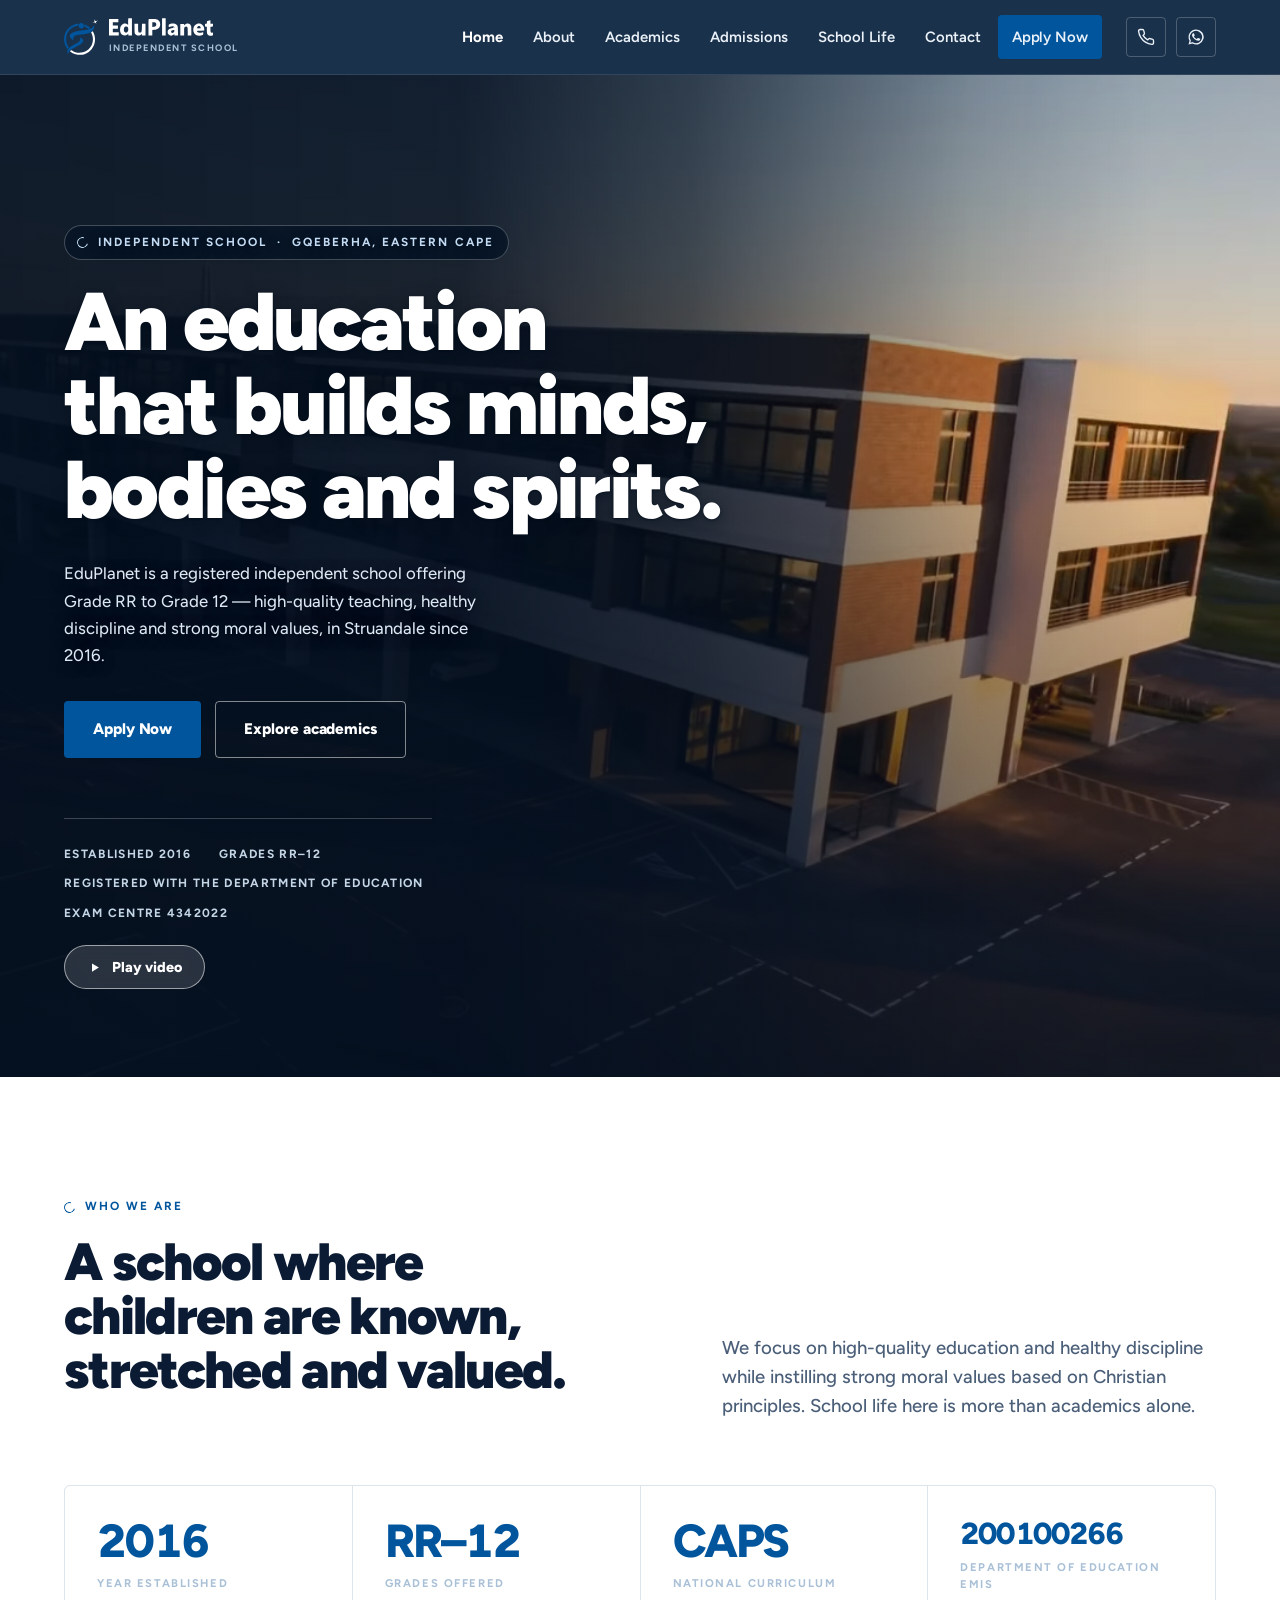
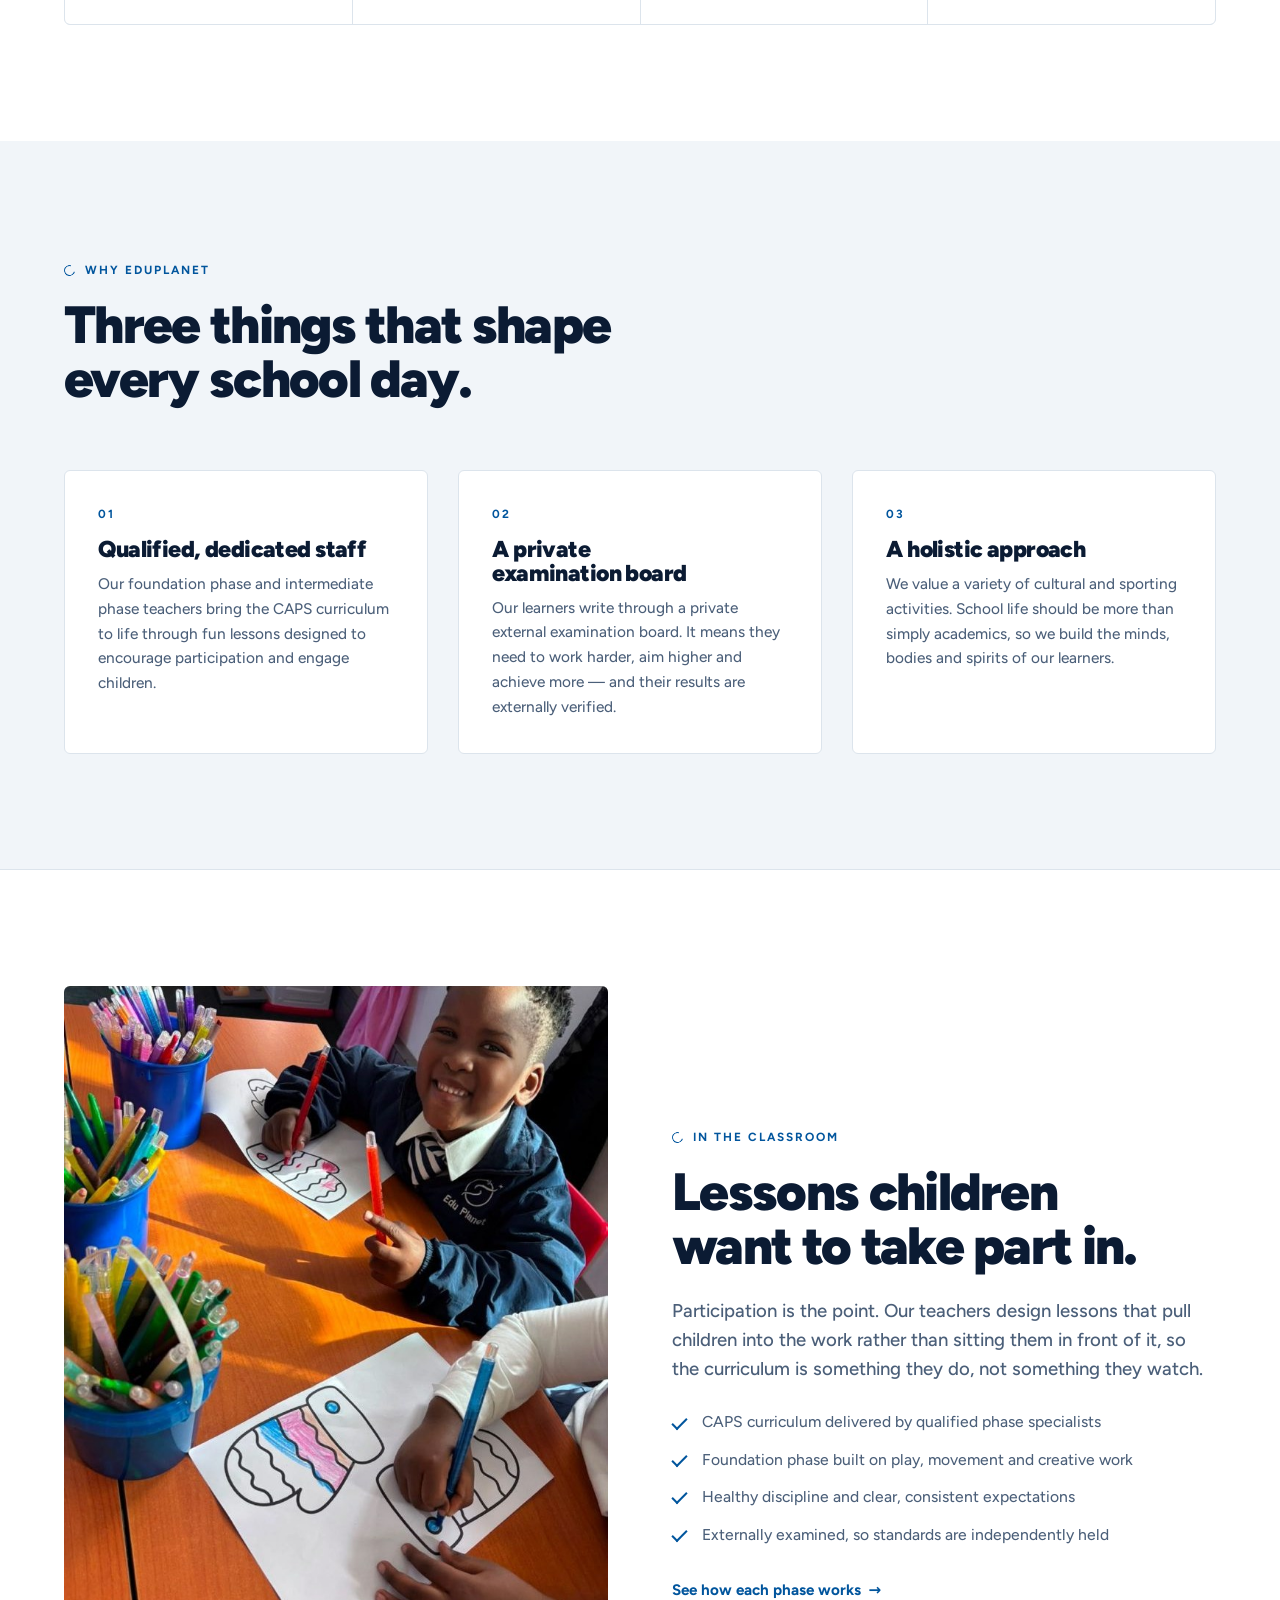
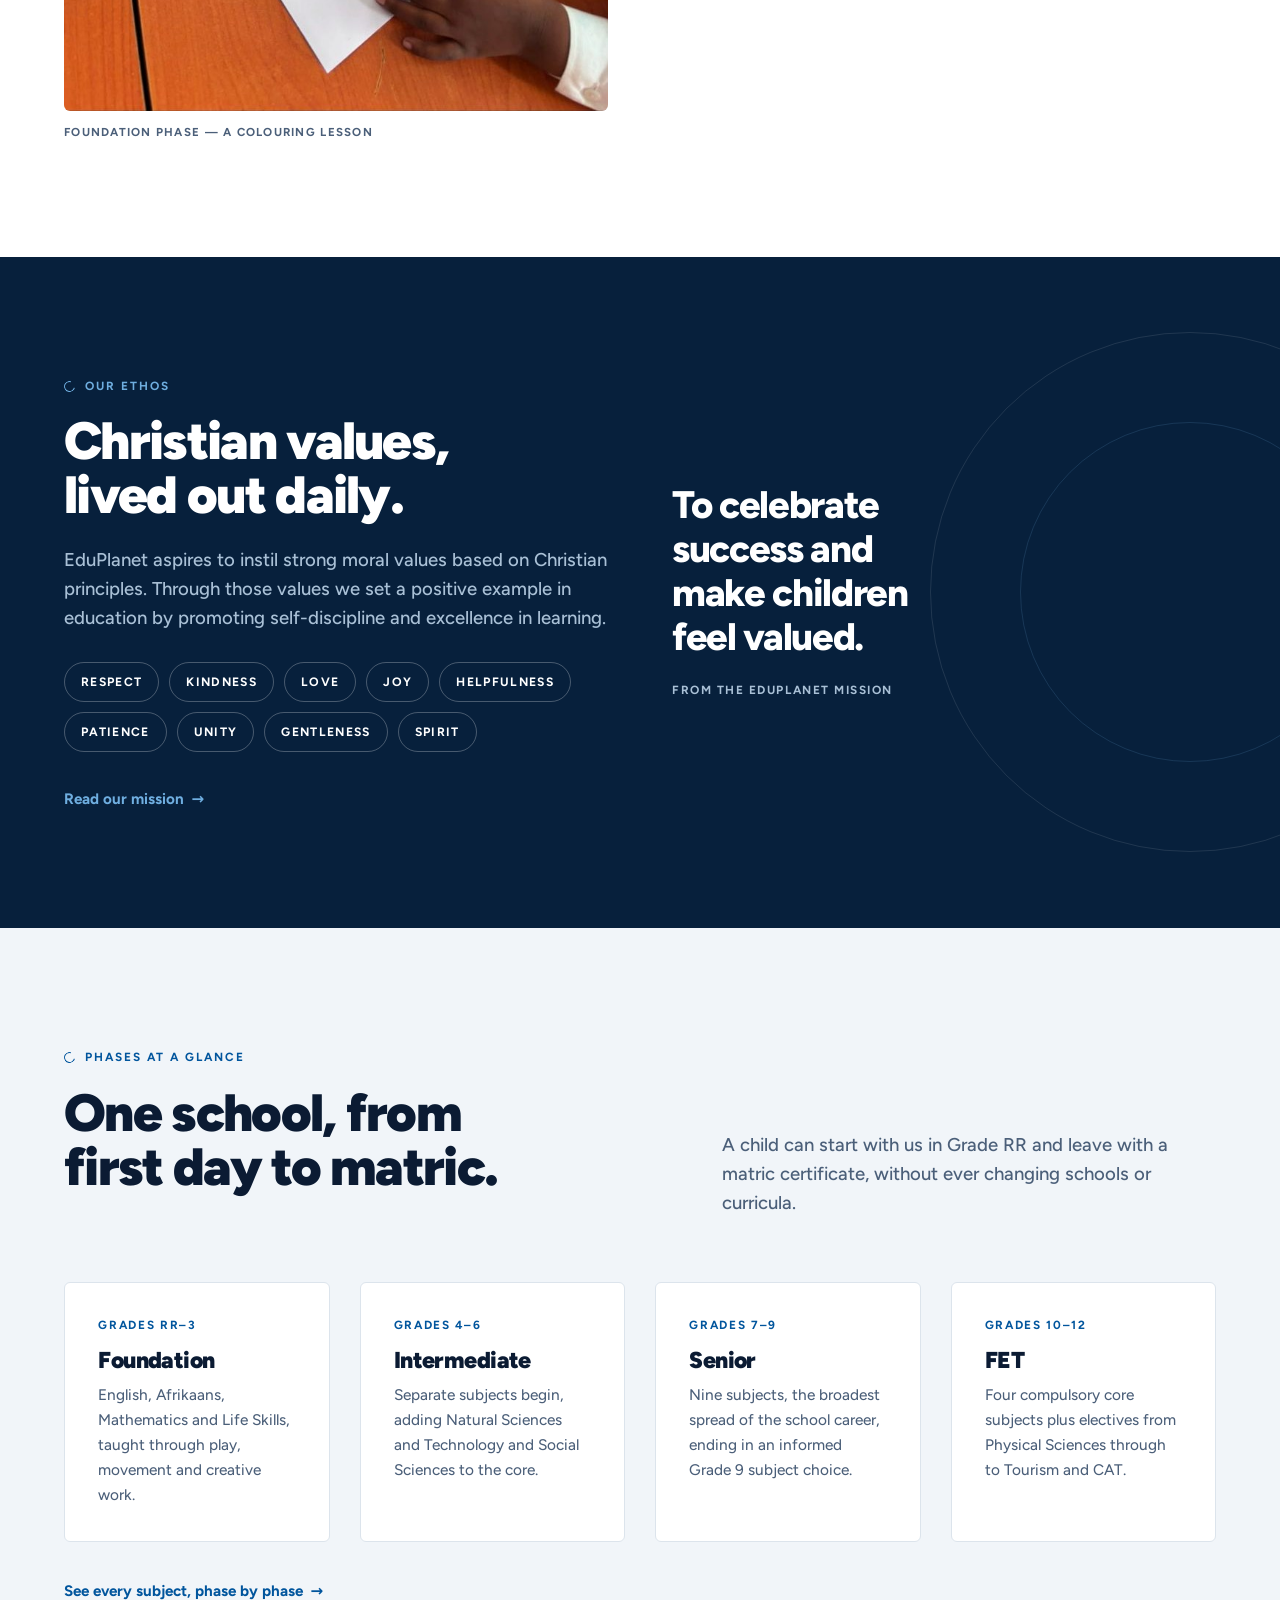
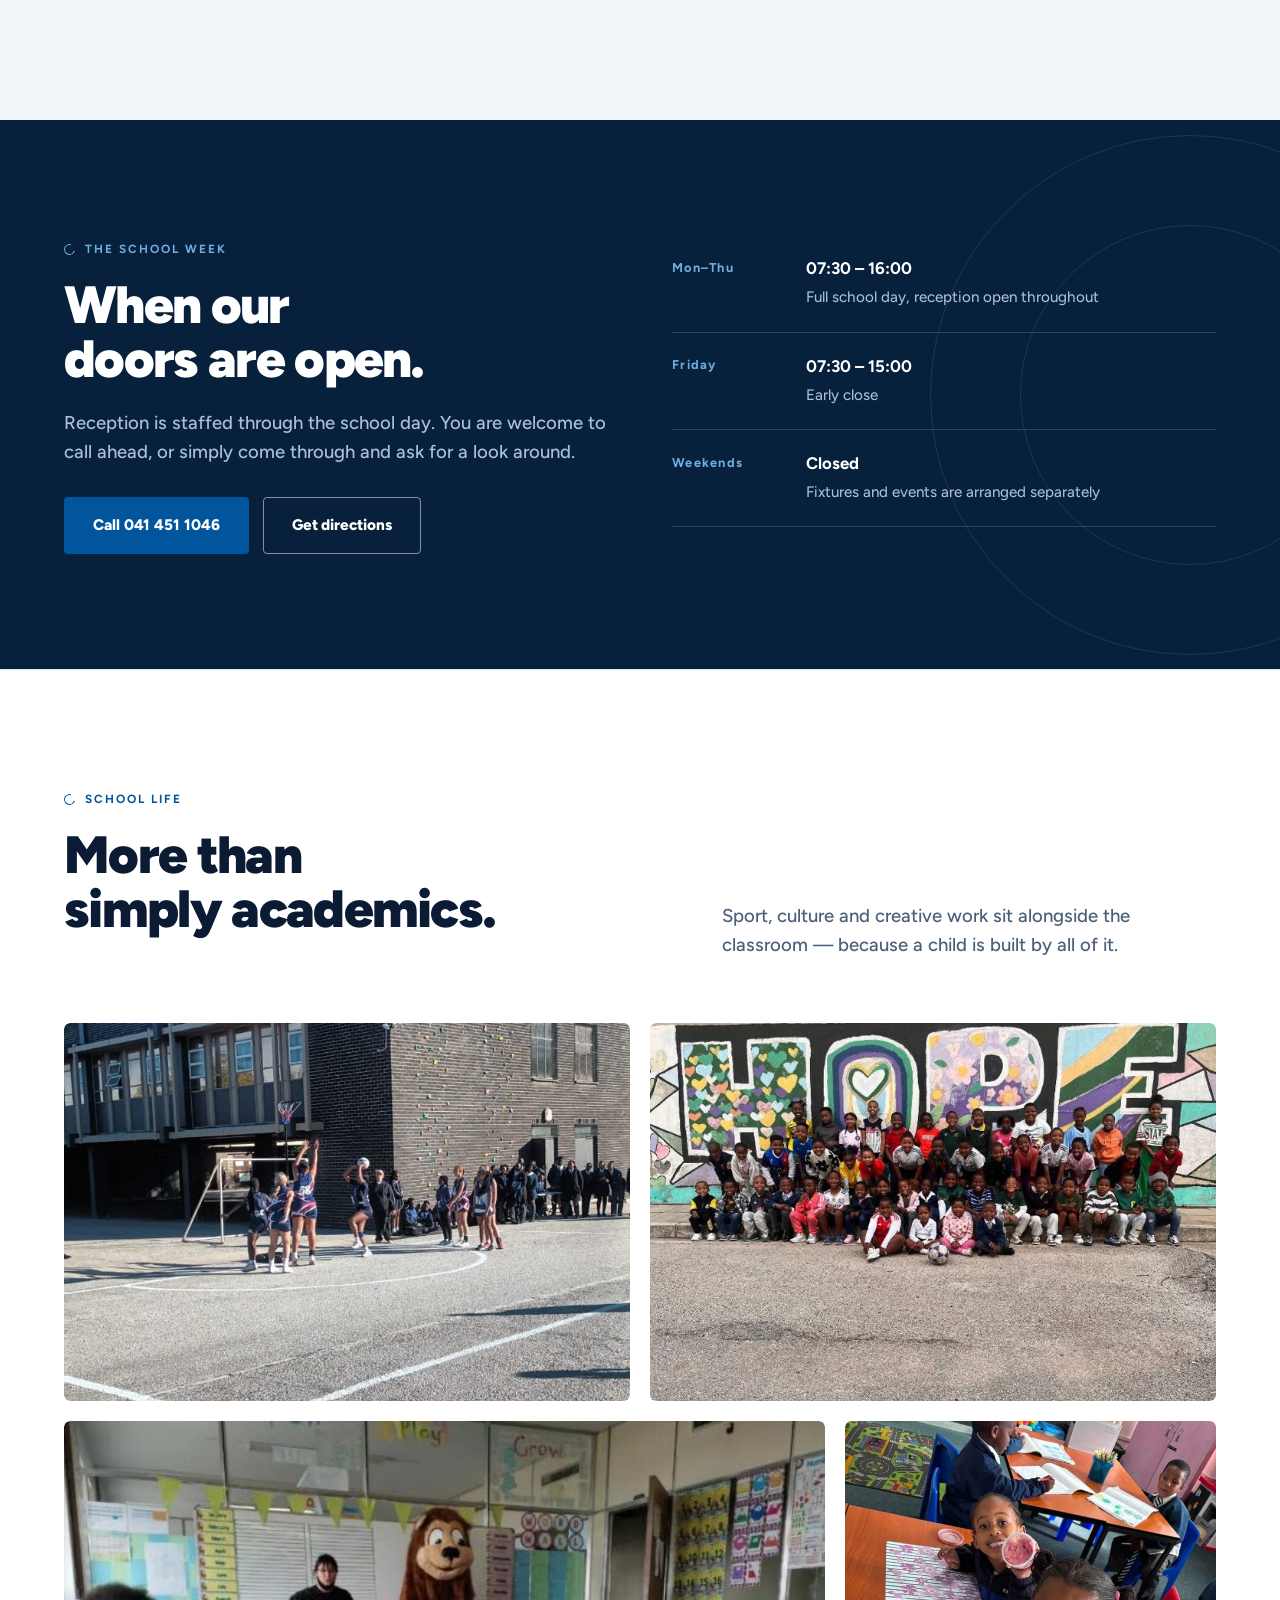
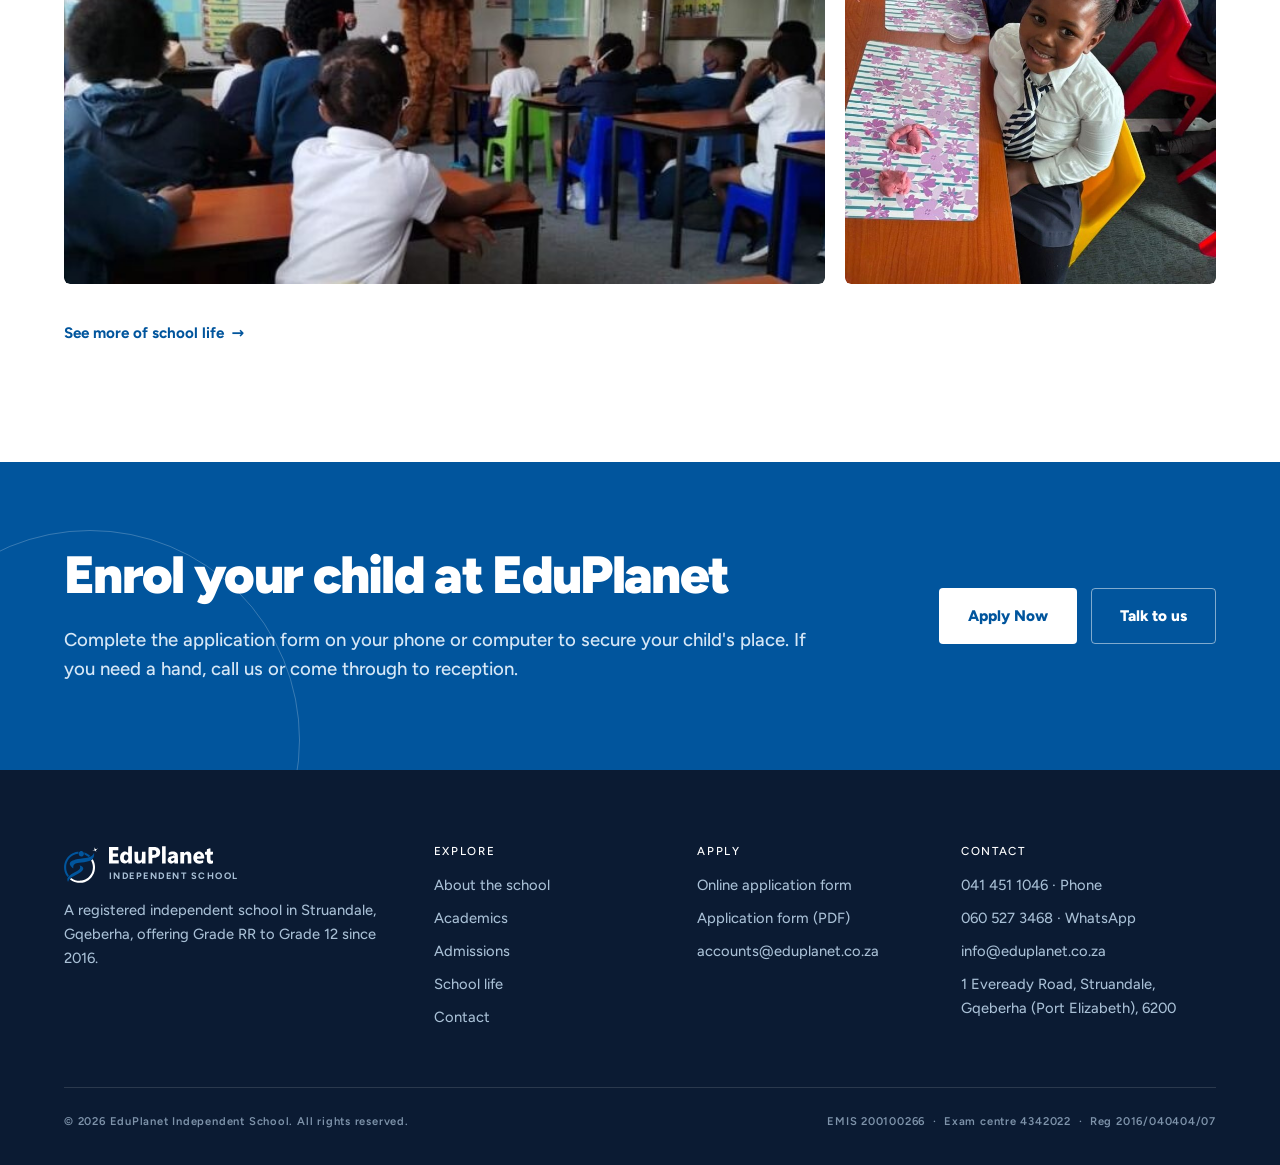
<file: index.html>
<!doctype html>
<html lang="en-ZA">
<head>
<meta charset="utf-8">
<meta name="viewport" content="width=device-width, initial-scale=1">
<title>EduPlanet Independent School — Grades RR to 12, Gqeberha</title>
<meta name="description" content="EduPlanet Independent School is a registered independent school in Struandale, Gqeberha, offering the CAPS curriculum from Grade RR to Grade 12 since 2016.">
<meta name="theme-color" content="#07203C">
<link rel="icon" href="assets/img/favicon.svg" type="image/svg+xml">
<meta property="og:type" content="website">
<meta property="og:site_name" content="EduPlanet Independent School">
<meta property="og:title" content="EduPlanet Independent School — Grades RR to 12, Gqeberha">
<meta property="og:description" content="EduPlanet Independent School is a registered independent school in Struandale, Gqeberha, offering the CAPS curriculum from Grade RR to Grade 12 since 2016.">
<!-- DEPLOY STEP: replace with the live absolute URLs once the domain is live -->
<meta property="og:url" content="https://eduplanet.co.za/index.html">
<meta property="og:image" content="https://eduplanet.co.za/assets/img/hero-poster.jpg">
<script>
document.documentElement.className += " js";
setTimeout(function () {
  if (!window.__epReady) {
    document.documentElement.className =
      document.documentElement.className.replace(/\bjs\b/, "");
  }
}, 4000);
</script>
<!-- The typeface is self-hosted, so there is no third-party font request to
     block rendering or to fail on a filtered network. -->
<link rel="preload" href="assets/fonts/figtree-variable.woff2" as="font" type="font/woff2" crossorigin>
<link rel="stylesheet" href="assets/css/styles.css">
</head>
<body>
<svg class="sprite" aria-hidden="true" focusable="false"><symbol id="ep-mark" viewBox="0 0 351 369"><g transform="translate(0.000000,369.000000) scale(0.100000,-0.100000)" fill="currentColor" stroke="none">
    <path d="M3110 3684 c0 -3 10 -37 21 -76 42 -137 16 -202 -106 -265 -41 -21
-75 -42 -75 -47 0 -4 8 -5 18 -1 46 19 151 45 180 45 59 0 129 -57 171 -137
24 -48 28 -20 5 42 -45 125 -27 170 105 253 94 58 94 63 -3 27 -142 -53 -202
-30 -276 108 -28 52 -40 67 -40 51z M2925 2419 c-17 -17 -51 -46 -77 -66 l-48
-34 39 -77 c169 -337 195 -740 70 -1100 -136 -395 -477 -734 -860 -856 -173
-54 -219 -61 -444 -61 -199 0 -216 2 -320 28 -179 47 -312 107 -462 208 -40
27 -76 49 -80 49 -13 0 -143 -134 -143 -147 0 -18 203 -149 313 -202 121 -59
249 -102 390 -133 138 -30 462 -32 602 -4 614 123 1090 576 1249 1186 99 379
45 820 -142 1164 -45 83 -49 85 -87 45z"/>
  </g>
  <g transform="translate(0.000000,369.000000) scale(0.100000,-0.100000)" fill="#01559D" stroke="none">
    <path d="M1672 3258 c-90 -44 -162 -158 -162 -258 0 -205 232 -343 410 -244
199 111 178 421 -34 509 -52 22 -161 19 -214 -7z M1405 3209 c-523 -66 -998
-408 -1230 -884 -267 -548 -217 -1166 134 -1652 51 -72 55 -73 84 -35 12 15
41 48 64 73 24 25 43 48 43 51 0 3 -21 36 -46 74 -95 142 -163 299 -205 479
-31 131 -35 440 -7 570 128 591 599 1042 1160 1110 l56 7 7 47 c3 25 17 70 31
100 24 54 21 73 -11 70 -5 -1 -41 -5 -80 -10z M2095 3130 c-3 -5 -1 -28 5 -51
6 -23 10 -68 9 -101 l-3 -60 56 -23 c73 -30 175 -90 268 -158 l75 -55 70 25
c92 33 125 51 124 66 -2 32 -241 208 -376 276 -55 27 -207 91 -218 91 -2 0 -7
-4 -10 -10z M3058 3019 c-158 -282 -432 -404 -1063 -474 -875 -96 -1315 -258
-1391 -511 -36 -119 17 -244 170 -402 65 -68 165 -152 179 -152 4 0 6 51 6
113 -1 211 64 325 235 407 142 68 257 89 621 115 747 52 1153 250 1271 619 28
87 37 274 17 325 -9 23 -11 21 -45 -40z M1600 1786 c0 -7 6 -19 14 -25 57 -47
71 -194 26 -281 -58 -114 -155 -186 -481 -358 -366 -193 -505 -288 -652 -441
-121 -128 -162 -212 -161 -331 0 -89 24 -174 64 -222 l18 -23 15 53 c34 112
96 212 191 308 105 105 146 130 409 255 658 311 925 518 944 729 16 173 -104
288 -359 344 -20 5 -28 2 -28 -8z"/>
  </g></symbol><symbol id="ep-word" viewBox="0 0 490 83"><g transform="translate(0.000000,83.000000) scale(0.100000,-0.100000)" fill="currentColor" stroke="none">
    <path d="M905 757 c-4 -40 -5 -110 -3 -155 2 -45 1 -82 -1 -82 -2 0 -19 14
-38 30 -46 41 -134 45 -204 10 -170 -87 -189 -402 -32 -514 74 -52 173 -48
241 10 l42 36 0 -36 0 -36 85 0 85 0 0 405 0 405 -84 0 -84 0 -7 -73z m-41
-336 c47 -40 59 -136 27 -208 -38 -82 -124 -89 -175 -13 -21 32 -22 140 -1
185 29 60 101 77 149 36z M2500 425 l0 -405 85 0 85 0 0 405 0 405 -85 0 -85
0 0 -405z M0 405 l0 -385 230 0 230 0 0 75 0 75 -140 0 -140 0 0 80 0 80 120
0 120 0 0 75 0 75 -120 0 -120 0 0 80 0 80 130 0 130 0 0 75 0 75 -220 0 -220
0 0 -385z M1873 783 c-10 -4 -13 -90 -13 -384 l0 -379 90 0 90 0 0 129 0 128
89 6 c187 12 284 103 283 266 -1 123 -74 209 -195 230 -63 11 -320 14 -344 4z
m301 -153 c58 -22 74 -119 28 -171 -24 -27 -36 -32 -95 -36 l-67 -6 0 112 0
111 54 0 c30 0 66 -4 80 -10z M4680 706 l-65 -23 -3 -56 c-3 -57 -3 -57 -35
-57 -51 0 -58 -10 -55 -76 l3 -59 43 -3 42 -3 0 -147 c0 -172 13 -214 76 -252
42 -26 136 -32 187 -12 25 11 27 15 27 72 l0 60 -40 -2 c-71 -3 -80 15 -80
158 l0 123 58 3 57 3 3 68 3 67 -61 0 -60 0 0 80 c0 93 3 91 -100 56z M2905
565 c-27 -8 -53 -14 -57 -15 -22 -1 -38 -36 -38 -81 0 -58 13 -68 58 -45 101
52 212 33 212 -37 0 -10 -21 -16 -82 -20 -153 -12 -238 -81 -238 -192 0 -152
179 -223 293 -117 l27 26 0 -32 0 -32 85 0 85 0 0 183 c0 212 -10 264 -63 315
-60 58 -174 77 -282 47z m175 -325 c0 -75 -72 -131 -125 -96 -73 48 -16 121
98 125 24 1 27 -3 27 -29z M3640 565 c-26 -8 -57 -26 -70 -40 -31 -33 -38 -32
-32 5 l4 30 -91 0 -91 0 0 -270 0 -270 90 0 90 0 0 176 c0 160 2 179 20 204
36 51 114 47 139 -6 7 -16 11 -91 11 -199 l0 -175 85 0 85 0 0 208 c0 180 -3
212 -19 247 -41 89 -120 121 -221 90z M4157 566 c-90 -33 -150 -98 -174 -188
-36 -143 12 -285 117 -338 80 -41 216 -43 306 -5 33 14 34 15 34 73 0 73 -2
75 -53 51 -81 -36 -194 -20 -231 33 -32 46 -27 47 157 50 l172 3 3 43 c14 197
-156 340 -331 278z m126 -118 c19 -15 49 -83 40 -92 -8 -8 -168 -8 -176 0 -10
11 15 64 40 84 29 23 71 26 96 8z M1202 353 c3 -203 5 -221 25 -259 55 -103
230 -114 305 -21 17 22 18 22 18 -15 l0 -38 85 0 85 0 0 275 0 276 -82 -3 -83
-3 -5 -175 c-6 -211 -18 -241 -97 -240 -69 1 -83 45 -82 265 l1 150 -87 3 -86
3 3 -218z"/>
  </g></symbol></svg>
<a class="skip" href="#main">Skip to content</a>

<header class="header">
  <div class="wrap">
    <div class="header__bar">
      <a class="brand" href="index.html" aria-label="EduPlanet Independent School, home">
        <svg class="brand__mark" aria-hidden="true"><use href="#ep-mark"/></svg>
        <span class="brand__text">
          <svg class="brand__word" aria-hidden="true"><use href="#ep-word"/></svg>
          <span class="brand__sub">Independent School</span>
        </span>
      </a>

      <nav class="nav" id="site-nav" aria-label="Main">
          <a href="index.html" aria-current="page">Home</a>
          <a href="about.html">About</a>
          <a href="academics.html">Academics</a>
          <a href="admissions.html">Admissions</a>
          <a href="school-life.html">School Life</a>
          <a href="contact.html">Contact</a>
          <a class="btn btn--primary" href="https://docs.google.com/forms/d/e/1FAIpQLScvcPgIQBKiv7iKn_6qZiruPIOeQ464HQEsWTzH6ri8QJT2MA/viewform" target="_blank" rel="noopener">Apply Now</a>
      </nav>

      <div class="header__cta">
        <a class="icon-link" href="tel:+27414511046" aria-label="Call the school on 041 451 1046"><svg viewBox="0 0 24 24" fill="none" stroke="currentColor" stroke-width="1.8" stroke-linecap="round" stroke-linejoin="round" aria-hidden="true"><path d="M22 16.9v3a2 2 0 0 1-2.2 2 19.8 19.8 0 0 1-8.6-3.1 19.5 19.5 0 0 1-6-6A19.8 19.8 0 0 1 2.1 4.2 2 2 0 0 1 4.1 2h3a2 2 0 0 1 2 1.7c.1 1 .4 1.9.7 2.8a2 2 0 0 1-.5 2.1L8.1 9.9a16 16 0 0 0 6 6l1.3-1.2a2 2 0 0 1 2.1-.5c.9.3 1.8.6 2.8.7a2 2 0 0 1 1.7 2Z"/></svg></a>
        <a class="icon-link" href="https://wa.me/27605273468" target="_blank" rel="noopener" aria-label="Message the school on WhatsApp"><svg viewBox="0 0 24 24" fill="currentColor" aria-hidden="true"><path d="M12 2a10 10 0 0 0-8.6 15L2 22l5.2-1.4A10 10 0 1 0 12 2Zm0 18.2a8.2 8.2 0 0 1-4.2-1.2l-.3-.2-3.1.8.8-3-.2-.3A8.2 8.2 0 1 1 12 20.2Zm4.5-6.1c-.2-.1-1.5-.7-1.7-.8s-.4-.1-.6.1-.6.8-.8 1-.3.2-.6.1a6.7 6.7 0 0 1-2-1.2 7.4 7.4 0 0 1-1.4-1.7c-.1-.3 0-.4.1-.6l.4-.5.3-.5v-.5c0-.2-.6-1.5-.8-2s-.4-.4-.6-.4h-.5a1 1 0 0 0-.7.3 3 3 0 0 0-.9 2.2 5.2 5.2 0 0 0 1.1 2.7 11.9 11.9 0 0 0 4.6 4 8.6 8.6 0 0 0 1.5.5 3.7 3.7 0 0 0 1.7.1 2.8 2.8 0 0 0 1.8-1.3 2.3 2.3 0 0 0 .2-1.3c-.1-.1-.3-.2-.5-.3Z"/></svg></a>
        <button class="nav-toggle" type="button" aria-expanded="false" aria-controls="site-nav" aria-label="Menu">
          <svg class="icon-open" viewBox="0 0 24 24" fill="none" stroke="currentColor" stroke-width="2" stroke-linecap="round" aria-hidden="true"><path d="M3 6h18M3 12h18M3 18h18"/></svg>
          <svg class="icon-close" viewBox="0 0 24 24" fill="none" stroke="currentColor" stroke-width="2" stroke-linecap="round" aria-hidden="true"><path d="M5 5l14 14M19 5L5 19"/></svg>
        </button>
      </div>
    </div>
  </div>
</header>

<main id="main" tabindex="-1">

<section class="hero">
  <div class="hero__media">
    <video poster="assets/img/hero-poster.jpg" autoplay muted loop playsinline
           preload="auto" aria-hidden="true" tabindex="-1">
      <source src="assets/video/edu-planet-hero.webm" type="video/webm">
      <source src="assets/video/edu-planet-hero.mp4" type="video/mp4">
    </video>
    <script>
(function () {
  var v = document.currentScript.previousElementSibling;
  var reduce = window.matchMedia('(prefers-reduced-motion: reduce)').matches;
  var save = !!(navigator.connection && navigator.connection.saveData);
  if (!reduce && !save) return;          // the common path: let it autoplay
  v.removeAttribute('autoplay');
  while (v.firstChild) v.removeChild(v.firstChild);
  v.load();                              // poster attribute carries the hero
})();
</script>
  </div>
  <div class="hero__scrim" aria-hidden="true"></div>

  <div class="hero__inner">
    <div class="wrap">
      <p class="eyebrow">Independent School &nbsp;·&nbsp; Gqeberha, Eastern Cape</p>
      <h1>An education that builds minds, bodies and spirits.</h1>
      <p class="hero__lede">EduPlanet is a registered independent school offering Grade&nbsp;RR to Grade&nbsp;12 &mdash; high-quality teaching, healthy discipline and strong moral values, in Struandale since 2016.</p>
      <div class="btn-row">
        <a class="btn btn--primary" href="https://docs.google.com/forms/d/e/1FAIpQLScvcPgIQBKiv7iKn_6qZiruPIOeQ464HQEsWTzH6ri8QJT2MA/viewform" target="_blank" rel="noopener">Apply Now</a>
        <a class="btn btn--on-dark" href="academics.html">Explore academics</a>
      </div>
      <div class="hero__meta">
        <span>Established 2016</span>
        <span>Grades RR&ndash;12</span>
        <span>Registered with the Department of Education</span>
        <span>Exam centre 4342022</span>
      </div>
    </div>
  </div>
</section>

<section class="band band--paper">
  <div class="wrap">
    <div class="section-head section-head--split reveal">
      <div>
        <p class="eyebrow">Who we are</p>
        <h2>A school where children are known, stretched and valued.</h2>
      </div>
      <p class="lede">We focus on high-quality education and healthy discipline while instilling strong moral values based on Christian principles. School life here is more than academics alone.</p>
    </div>

    <div class="stats stagger">
      <div class="stat"><div class="stat__value">2016</div><div class="stat__label">Year established</div></div>
      <div class="stat"><div class="stat__value">RR&ndash;12</div><div class="stat__label">Grades offered</div></div>
      <div class="stat"><div class="stat__value">CAPS</div><div class="stat__label">National curriculum</div></div>
      <div class="stat"><div class="stat__value stat__value--long">200100266</div><div class="stat__label">Department of Education EMIS</div></div>
    </div>
  </div>
</section>

<section class="band band--tint">
  <div class="wrap">
    <div class="section-head reveal">
      <p class="eyebrow">Why EduPlanet</p>
      <h2>Three things that shape every school day.</h2>
    </div>

    <div class="grid grid--3 stagger">
      <article class="card">
        <span class="card__num">01</span>
        <h3>Qualified, dedicated staff</h3>
        <p>Our foundation phase and intermediate phase teachers bring the CAPS curriculum to life through fun lessons designed to encourage participation and engage children.</p>
      </article>
      <article class="card">
        <span class="card__num">02</span>
        <h3>A private examination board</h3>
        <p>Our learners write through a private external examination board. It means they need to work harder, aim higher and achieve more &mdash; and their results are externally verified.</p>
      </article>
      <article class="card">
        <span class="card__num">03</span>
        <h3>A holistic approach</h3>
        <p>We value a variety of cultural and sporting activities. School life should be more than simply academics, so we build the minds, bodies and spirits of our learners.</p>
      </article>
    </div>
  </div>
</section>

<section class="band band--paper">
  <div class="wrap">
    <div class="split reveal">
      <div class="split__media">
        <figure class="figure figure--tall">
          <img src="assets/img/colouring-classroom.jpg" alt="Two EduPlanet learners colouring at their desks during a foundation phase lesson." loading="lazy" width="739" height="986">
          <figcaption>Foundation phase &mdash; a colouring lesson</figcaption>
        </figure>
      </div>
      <div>
        <p class="eyebrow">In the classroom</p>
        <h2>Lessons children want to take part in.</h2>
        <p class="lede">Participation is the point. Our teachers design lessons that pull children into the work rather than sitting them in front of it, so the curriculum is something they do, not something they watch.</p>
        <ul class="ticks" style="margin-top:26px">
          <li>CAPS curriculum delivered by qualified phase specialists</li>
          <li>Foundation phase built on play, movement and creative work</li>
          <li>Healthy discipline and clear, consistent expectations</li>
          <li>Externally examined, so standards are independently held</li>
        </ul>
        <p style="margin-top:28px"><a class="arrow-link" href="academics.html">See how each phase works <span aria-hidden="true">&rarr;</span></a></p>
      </div>
    </div>
  </div>
</section>

<section class="band band--navy">
  <div class="wrap">
    <div class="split reveal">
      <div>
        <p class="eyebrow">Our ethos</p>
        <h2>Christian values, lived out daily.</h2>
        <p class="lede">EduPlanet aspires to instil strong moral values based on Christian principles. Through those values we set a positive example in education by promoting self-discipline and excellence in learning.</p>
        <ul class="values" style="margin-top:30px">
          <li>Respect</li><li>Kindness</li><li>Love</li><li>Joy</li><li>Helpfulness</li>
          <li>Patience</li><li>Unity</li><li>Gentleness</li><li>Spirit</li>
        </ul>
        <p style="margin-top:32px"><a class="arrow-link" href="about.html">Read our mission <span aria-hidden="true">&rarr;</span></a></p>
      </div>
      <div class="quote">
        <blockquote>To celebrate success and make children feel valued.</blockquote>
        <cite>From the EduPlanet mission</cite>
      </div>
    </div>
  </div>
</section>


<section class="band band--tint">
  <div class="wrap">
    <div class="section-head section-head--split reveal">
      <div>
        <p class="eyebrow">Phases at a glance</p>
        <h2>One school, from first day to matric.</h2>
      </div>
      <p class="lede">A child can start with us in Grade RR and leave with a matric certificate, without ever changing schools or curricula.</p>
    </div>

    <div class="grid grid--4 stagger">
      <article class="card">
        <span class="card__num">Grades RR&ndash;3</span>
        <h3>Foundation</h3>
        <p>English, Afrikaans, Mathematics and Life Skills, taught through play, movement and creative work.</p>
      </article>
      <article class="card">
        <span class="card__num">Grades 4&ndash;6</span>
        <h3>Intermediate</h3>
        <p>Separate subjects begin, adding Natural Sciences and Technology and Social Sciences to the core.</p>
      </article>
      <article class="card">
        <span class="card__num">Grades 7&ndash;9</span>
        <h3>Senior</h3>
        <p>Nine subjects, the broadest spread of the school career, ending in an informed Grade 9 subject choice.</p>
      </article>
      <article class="card">
        <span class="card__num">Grades 10&ndash;12</span>
        <h3>FET</h3>
        <p>Four compulsory core subjects plus electives from Physical Sciences through to Tourism and CAT.</p>
      </article>
    </div>

    <p style="margin-top:34px"><a class="arrow-link" href="academics.html">See every subject, phase by phase <span aria-hidden="true">&rarr;</span></a></p>
  </div>
</section>

<section class="band band--navy">
  <div class="wrap">
    <div class="split reveal" style="align-items:start">
      <div>
        <p class="eyebrow">The school week</p>
        <h2>When our doors are open.</h2>
        <p class="lede">Reception is staffed through the school day. You are welcome to call ahead, or simply come through and ask for a look around.</p>
        <div class="btn-row" style="margin-top:30px">
          <a class="btn btn--primary" href="tel:+27414511046">Call 041 451 1046</a>
          <a class="btn btn--on-dark" href="https://www.google.com/maps/search/?api=1&query=1+Eveready+Road+Struandale+Gqeberha+6200" target="_blank" rel="noopener">Get directions</a>
        </div>
      </div>
      <ul class="day">
        <li><time>Mon&ndash;Thu</time><div><strong>07:30 &ndash; 16:00</strong><span>Full school day, reception open throughout</span></div></li>
        <li><time>Friday</time><div><strong>07:30 &ndash; 15:00</strong><span>Early close</span></div></li>
        <li><time>Weekends</time><div><strong>Closed</strong><span>Fixtures and events are arranged separately</span></div></li>
      </ul>
    </div>
  </div>
</section>

<section class="band band--paper">
  <div class="wrap">
    <div class="section-head section-head--split reveal">
      <div>
        <p class="eyebrow">School life</p>
        <h2>More than simply academics.</h2>
      </div>
      <p class="lede">Sport, culture and creative work sit alongside the classroom &mdash; because a child is built by all of it.</p>
    </div>

    <div class="gallery stagger">
      <figure class="g-half"><img src="assets/img/netball-match.jpg" alt="An EduPlanet netball team shooting for goal during a match on the school court." loading="lazy" width="739" height="555"></figure>
      <figure class="g-half"><img src="assets/img/hope-mural-group.jpg" alt="A large group of EduPlanet learners gathered in front of the painted HOPE mural." loading="lazy" width="739" height="555"></figure>
      <figure class="g-wide"><img src="assets/img/mascot-visit.jpg" alt="Learners seated at their desks during a classroom visit from the school mascot." loading="lazy" width="768" height="395"></figure>
      <figure><img src="assets/img/creative-play.jpg" alt="Young learners working with modelling clay at a classroom table." loading="lazy" width="739" height="986"></figure>
    </div>

    <p style="margin-top:34px"><a class="arrow-link" href="school-life.html">See more of school life <span aria-hidden="true">&rarr;</span></a></p>
  </div>
</section>

<section class="cta">
  <div class="wrap">
    <div class="cta__inner reveal">
      <div>
        <h2>Enrol your child at EduPlanet</h2>
        <p class="lede" style="color:#D6E7F6">Complete the application form on your phone or computer to secure your child's place. If you need a hand, call us or come through to reception.</p>
      </div>
      <div class="btn-row">
        <a class="btn btn--primary" href="https://docs.google.com/forms/d/e/1FAIpQLScvcPgIQBKiv7iKn_6qZiruPIOeQ464HQEsWTzH6ri8QJT2MA/viewform" target="_blank" rel="noopener">Apply Now</a>
        <a class="btn btn--on-dark" href="contact.html">Talk to us</a>
      </div>
    </div>
  </div>
</section>
</main>

<footer class="footer">
  <div class="wrap">
    <div class="footer__grid">
      <div>
        <a class="brand" href="index.html" aria-label="EduPlanet Independent School, home">
        <svg class="brand__mark" aria-hidden="true"><use href="#ep-mark"/></svg>
        <span class="brand__text">
          <svg class="brand__word" aria-hidden="true"><use href="#ep-word"/></svg>
          <span class="brand__sub">Independent School</span>
        </span>
      </a>
        <p>A registered independent school in Struandale, Gqeberha, offering Grade&nbsp;RR to Grade&nbsp;12 since 2016.</p>
      </div>

      <div>
        <h3>Explore</h3>
        <ul>
          <li><a href="about.html">About the school</a></li>
          <li><a href="academics.html">Academics</a></li>
          <li><a href="admissions.html">Admissions</a></li>
          <li><a href="school-life.html">School life</a></li>
          <li><a href="contact.html">Contact</a></li>
        </ul>
      </div>

      <div>
        <h3>Apply</h3>
        <ul>
          <li><a href="https://docs.google.com/forms/d/e/1FAIpQLScvcPgIQBKiv7iKn_6qZiruPIOeQ464HQEsWTzH6ri8QJT2MA/viewform" target="_blank" rel="noopener">Online application form</a></li>
          <li><a href="https://eduplanet.co.za/wp-content/uploads/2023/08/Eduplanet-Application-Form-2024.pdf" target="_blank" rel="noopener">Application form (PDF)</a></li>
          <li><a href="mailto:accounts@eduplanet.co.za">accounts@eduplanet.co.za</a></li>
        </ul>
      </div>

      <div>
        <h3>Contact</h3>
        <ul>
          <li><a href="tel:+27414511046">041 451 1046</a> <span aria-hidden="true">·</span> Phone</li>
          <li><a href="https://wa.me/27605273468" target="_blank" rel="noopener">060 527 3468</a> <span aria-hidden="true">·</span> WhatsApp</li>
          <li><a href="mailto:info@eduplanet.co.za">info@eduplanet.co.za</a></li>
          <li><a href="https://www.google.com/maps/search/?api=1&query=1+Eveready+Road+Struandale+Gqeberha+6200" target="_blank" rel="noopener">1 Eveready Road, Struandale, Gqeberha (Port Elizabeth), 6200</a></li>
        </ul>
      </div>
    </div>

    <div class="footer__legal">
      <span>&copy; <span id="year">2026</span> EduPlanet Independent School. All rights reserved.</span>
      <span>EMIS 200100266 &nbsp;·&nbsp; Exam centre 4342022 &nbsp;·&nbsp; Reg 2016/040404/07</span>
    </div>
  </div>
</footer>

<script src="assets/js/main.js" defer
        onerror="document.documentElement.className=document.documentElement.className.replace(/\bjs\b/,'')"></script>
</body>
</html>
</file>
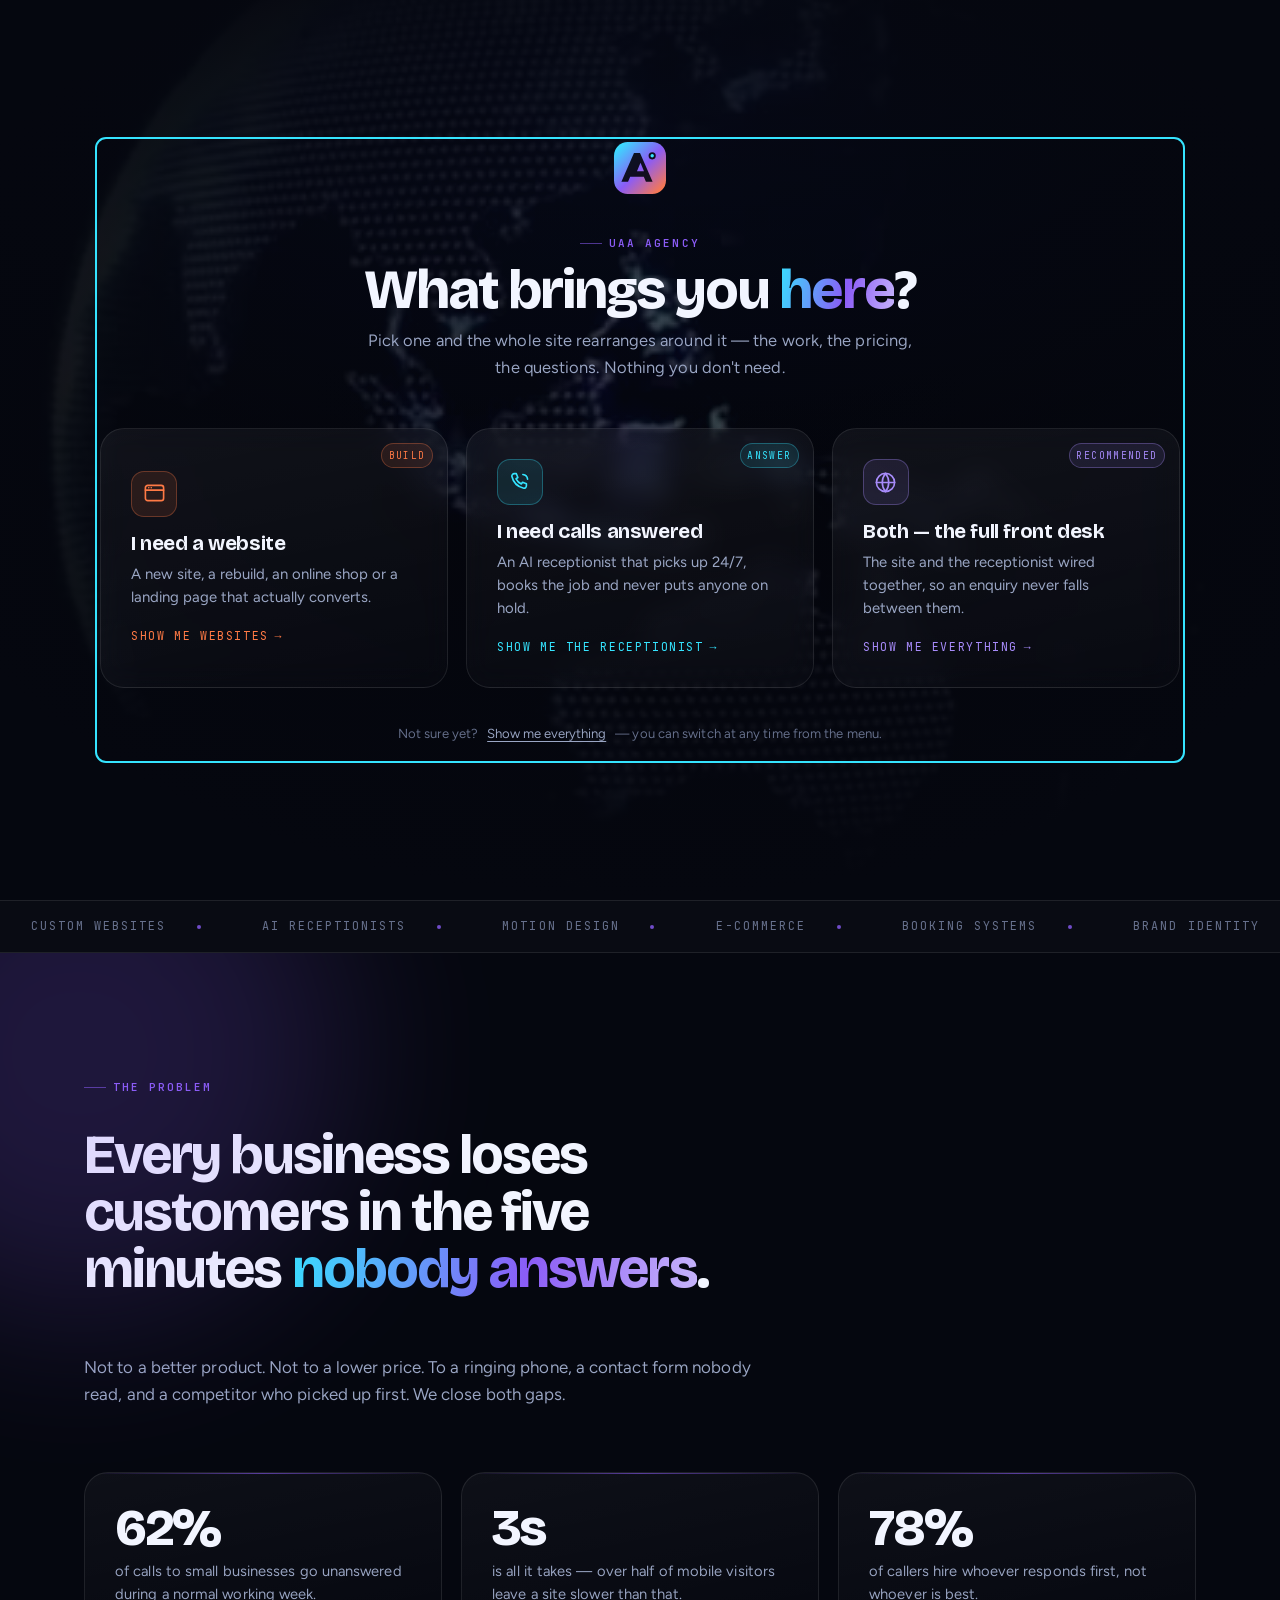
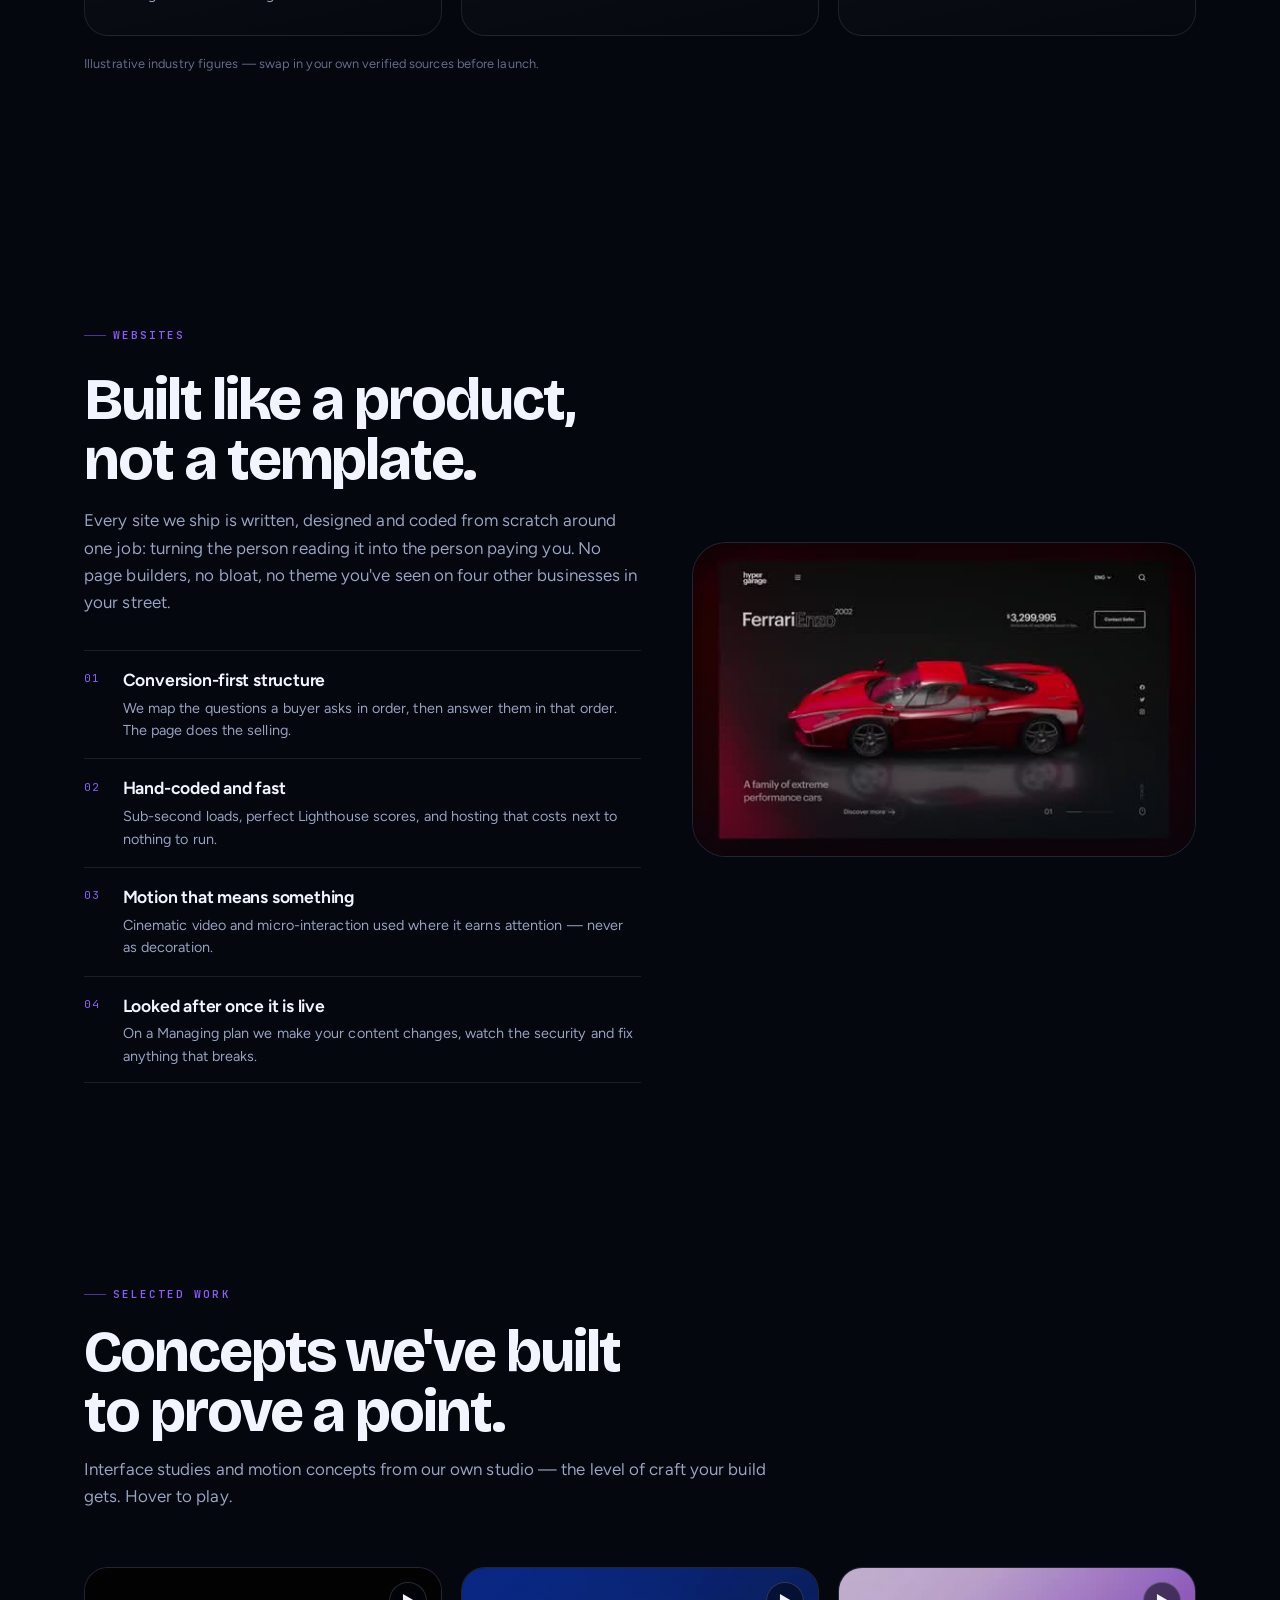
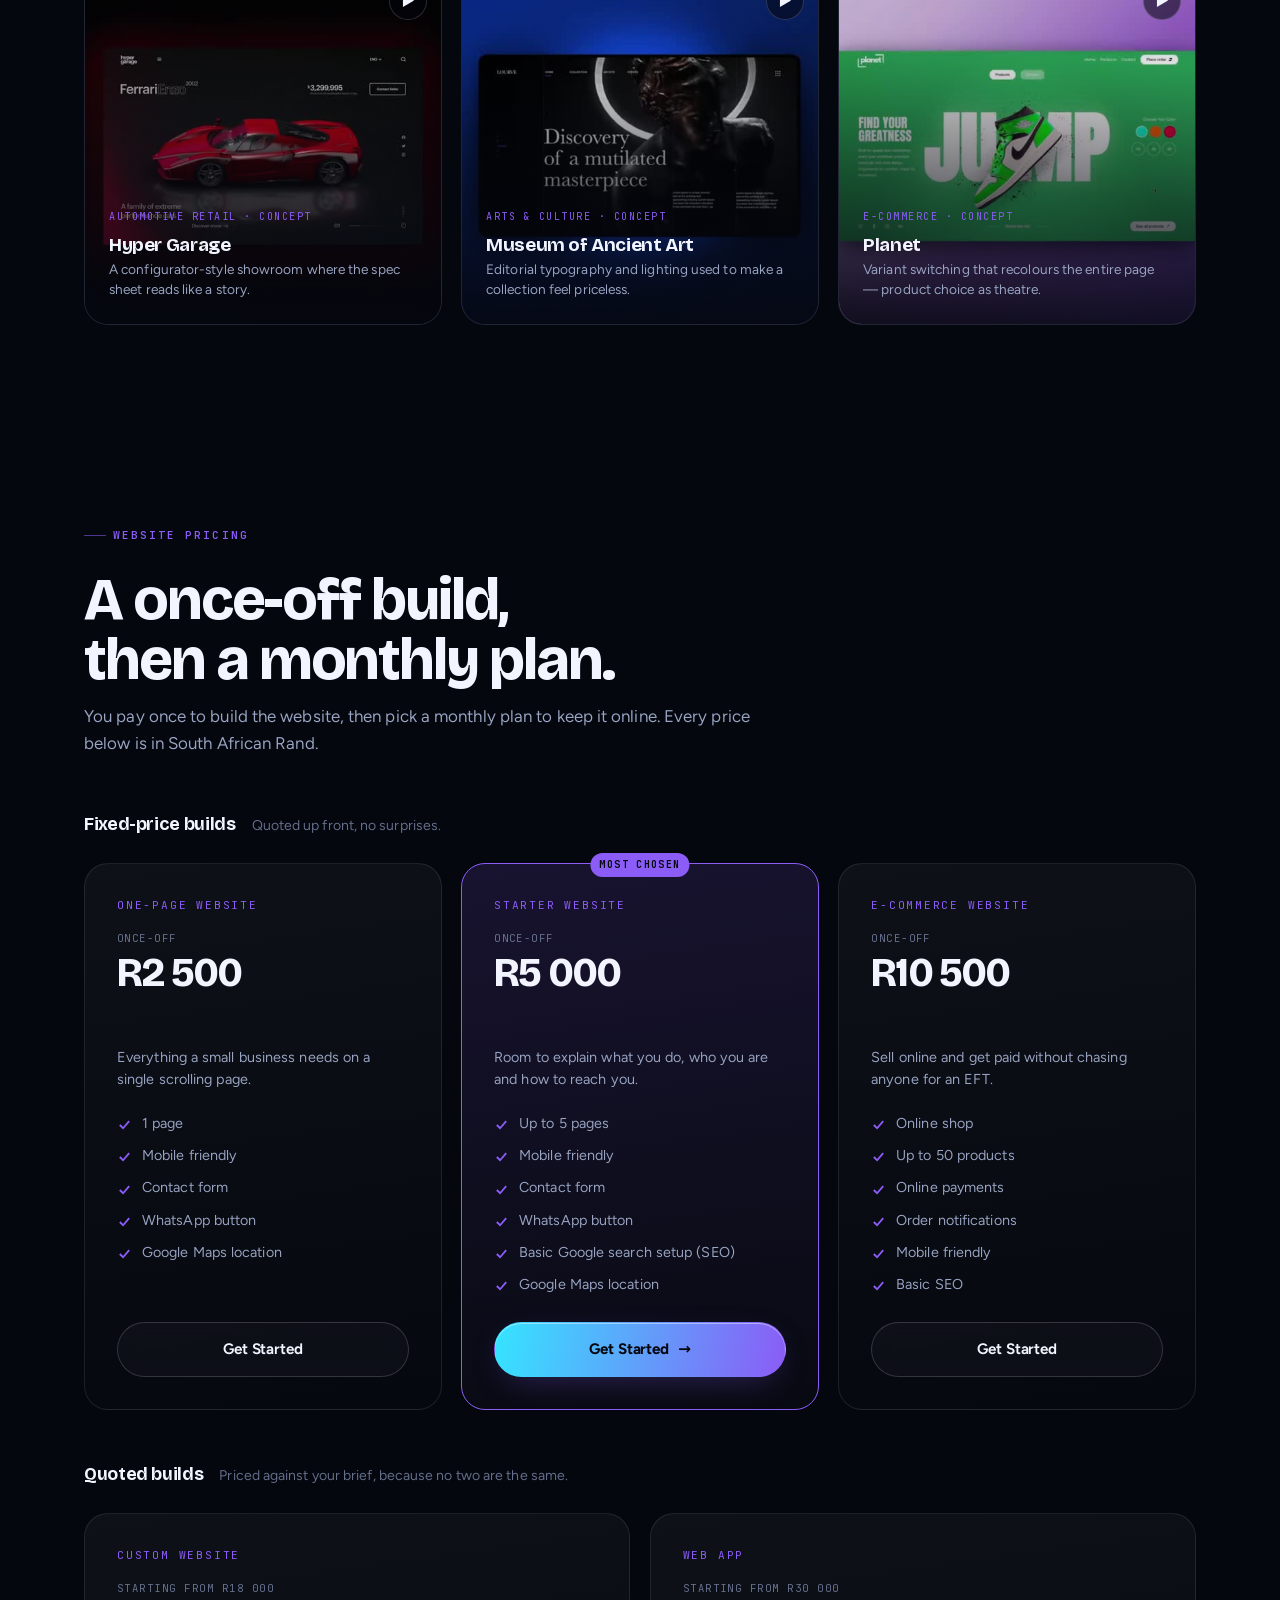
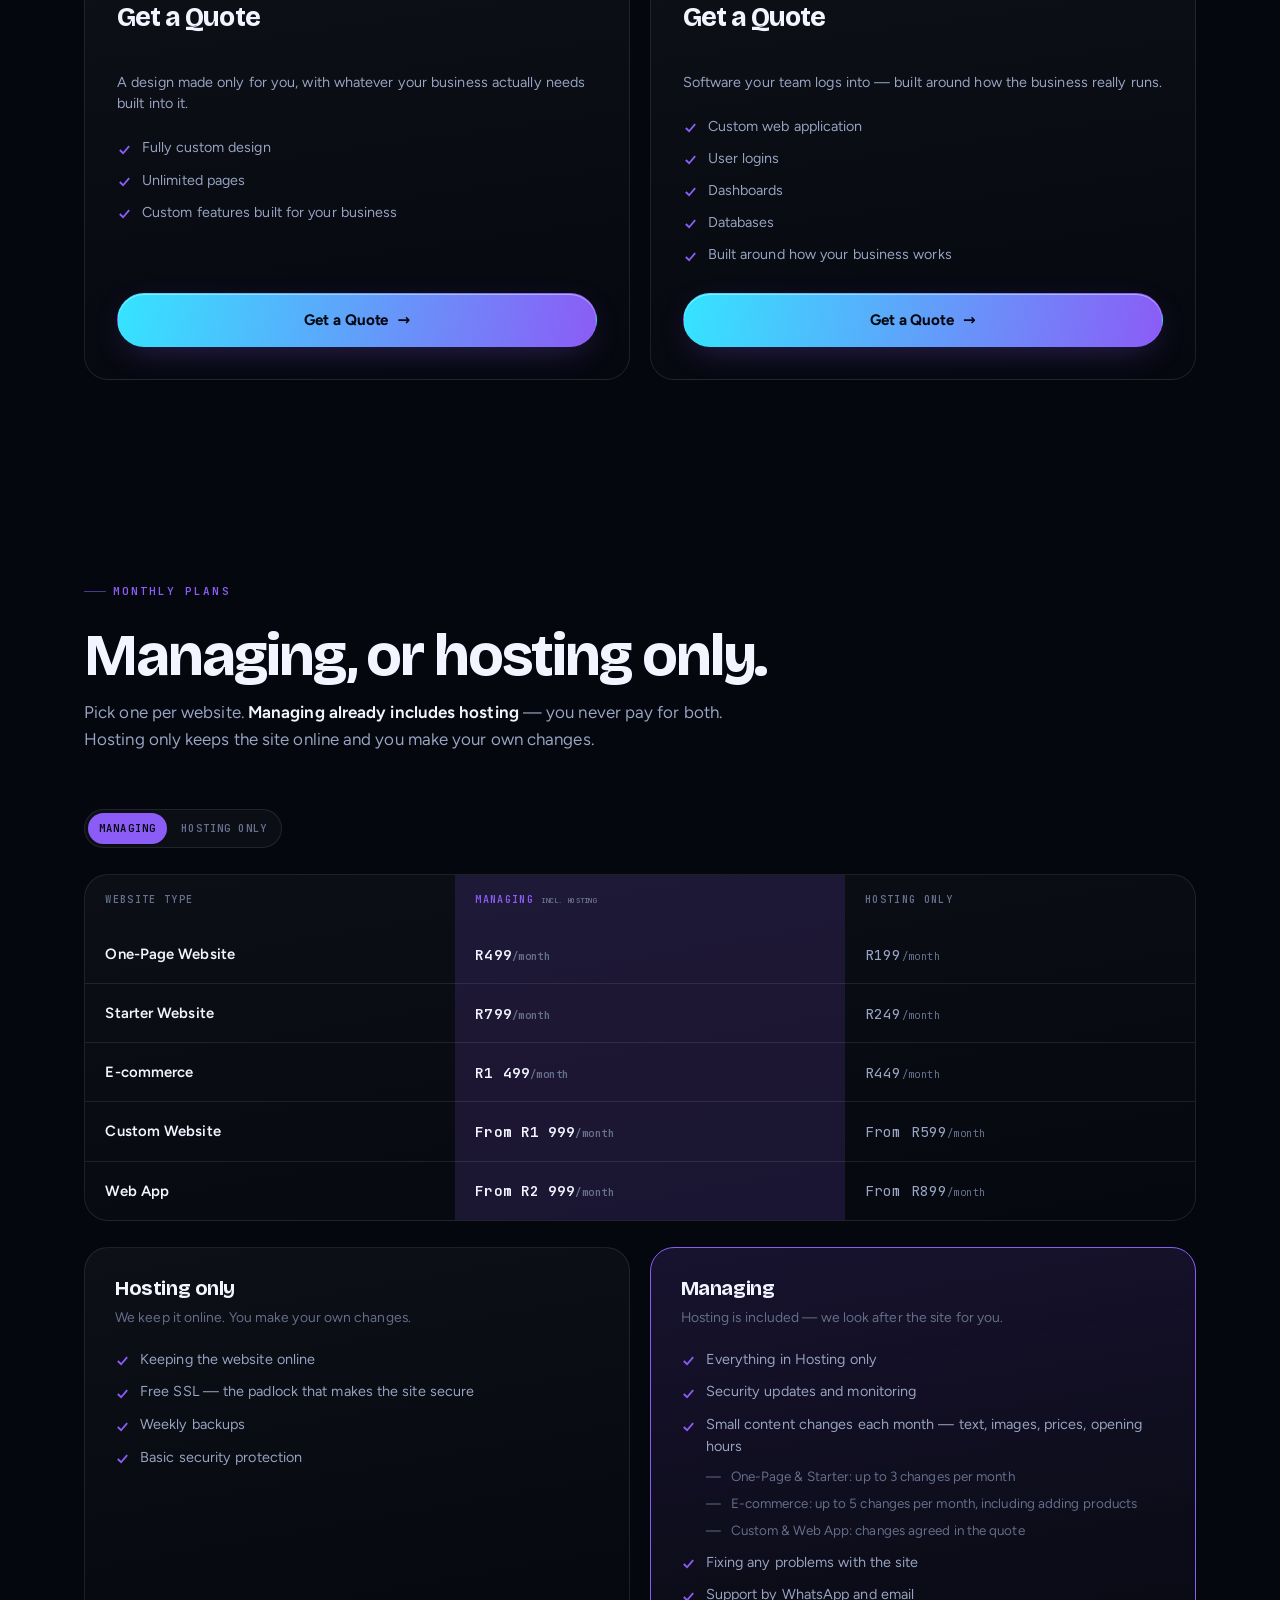
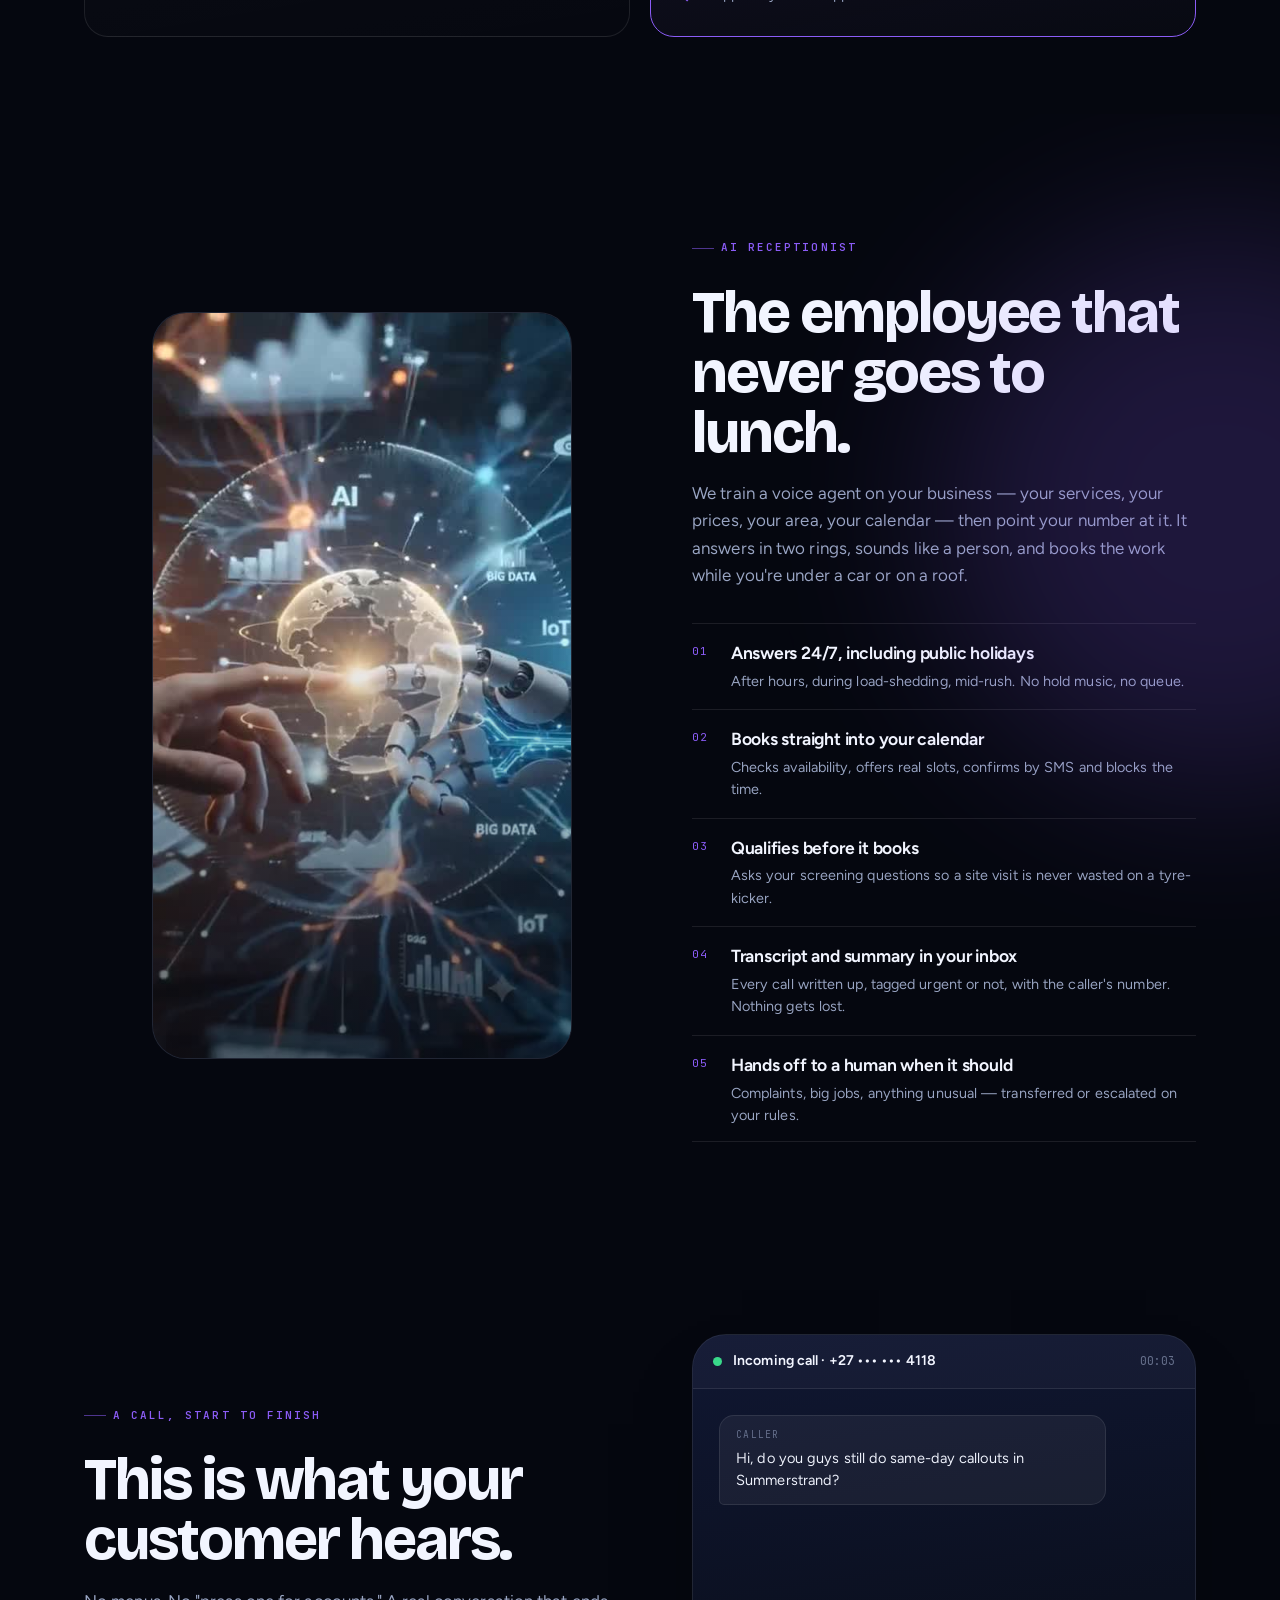
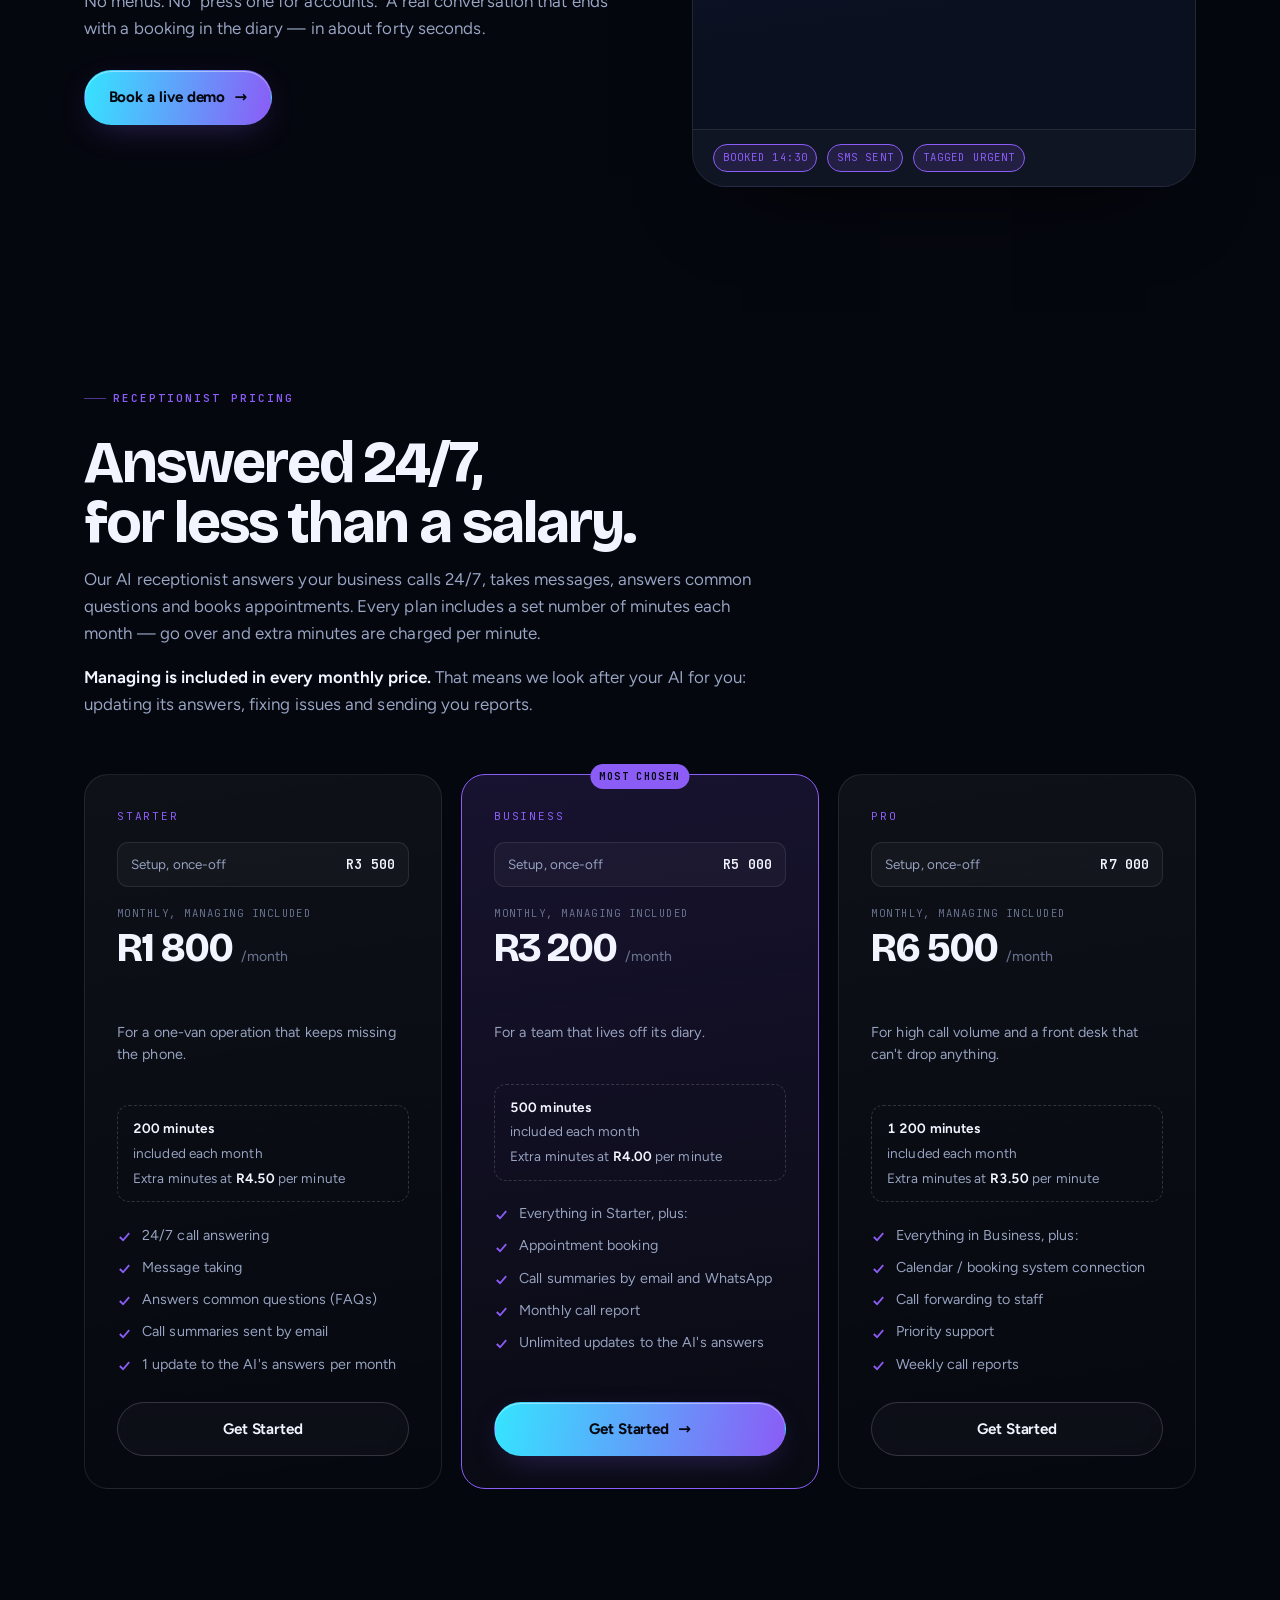
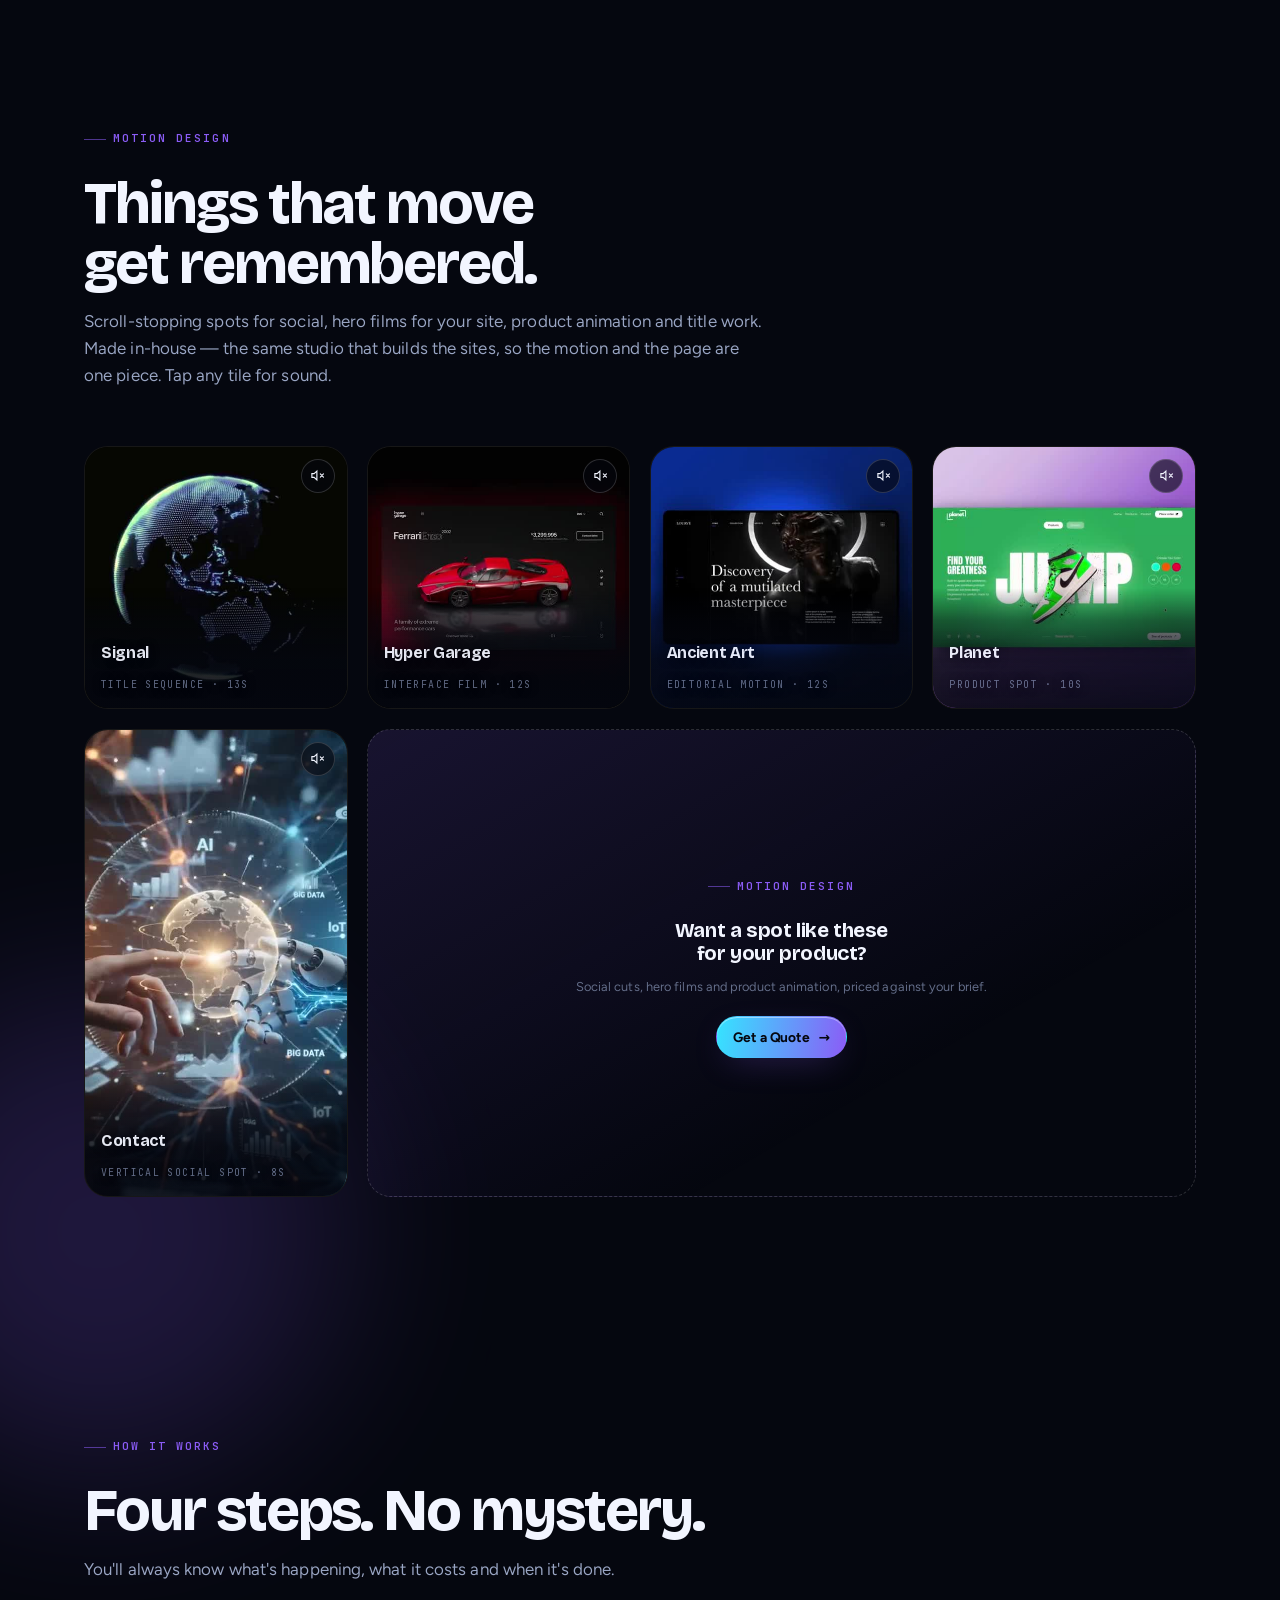
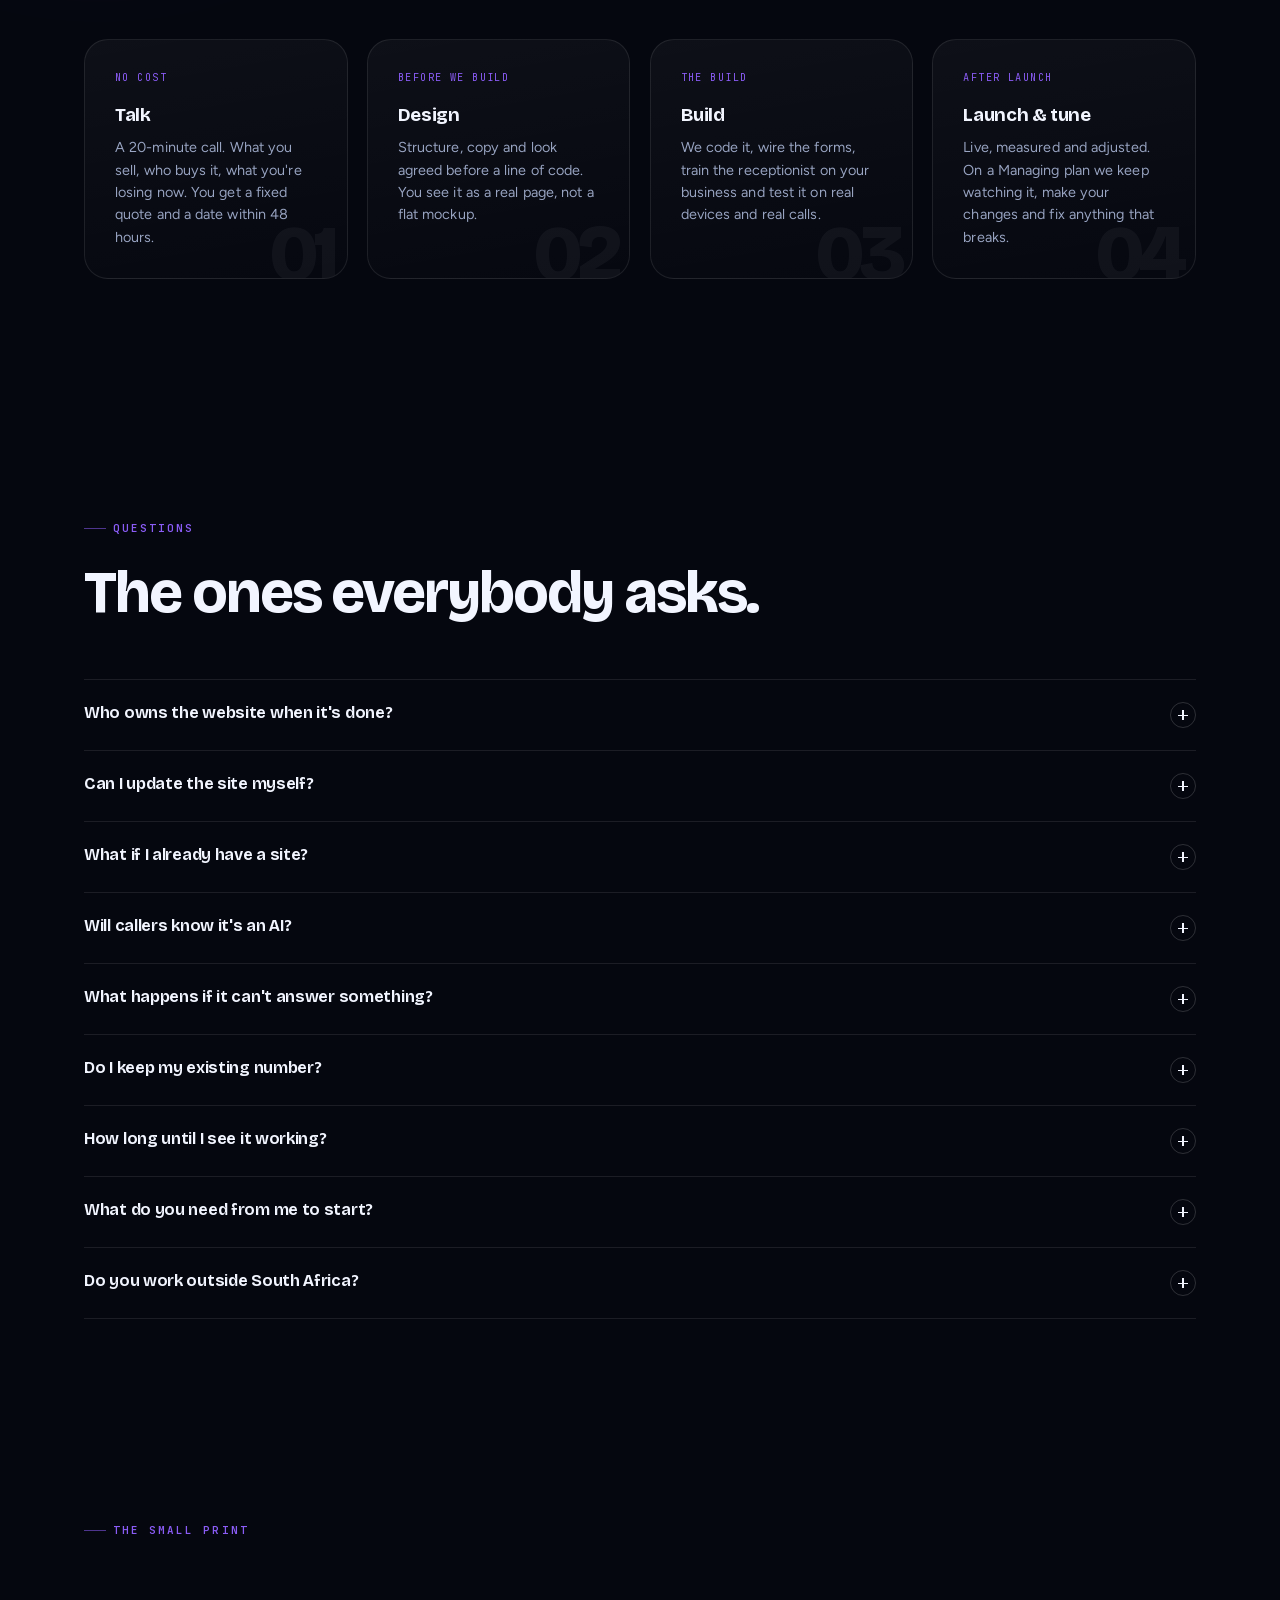
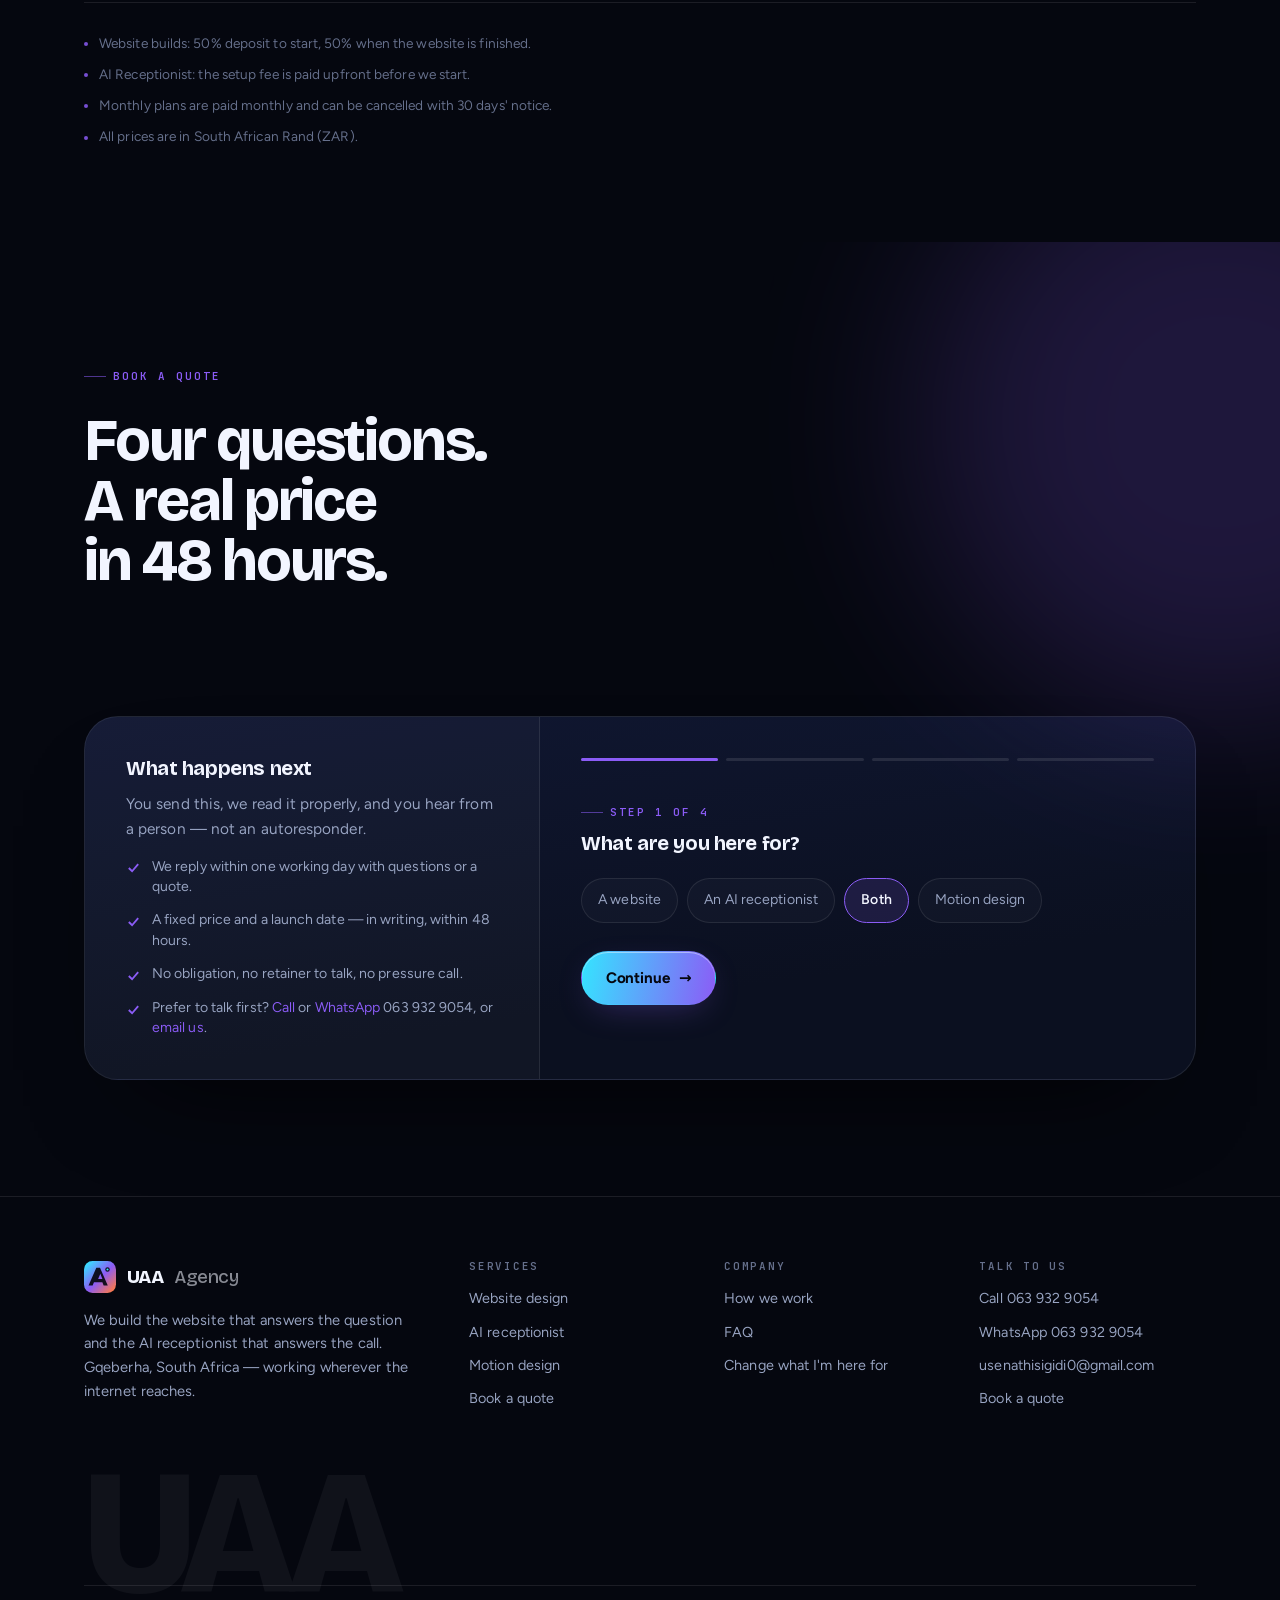
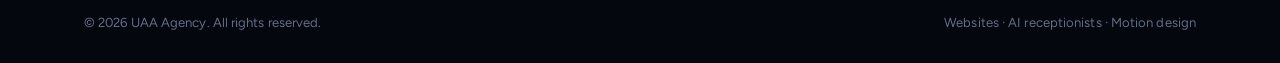
<file: uaa/index.html>
<!DOCTYPE html>
<html lang="en" data-track="both">
<head>
<meta charset="utf-8">
<meta name="viewport" content="width=device-width, initial-scale=1">
<title>UAA Agency — Websites &amp; AI Receptionists</title>
<meta name="description" content="UAA Agency builds the website that answers the question and the AI receptionist that answers the call. Custom sites, 24/7 AI phone answering, and motion design for growing businesses.">
<meta name="theme-color" content="#05070f">
<link rel="icon" href="assets/img/favicon.svg" type="image/svg+xml">

<meta property="og:type" content="website">
<meta property="og:title" content="UAA Agency — Websites &amp; AI Receptionists">
<meta property="og:description" content="The site that answers the question. The receptionist that answers the call. Miss nothing.">
<meta property="og:image" content="assets/img/reel-globe-poster.jpg">
<meta name="twitter:card" content="summary_large_image">

<link rel="preload" href="assets/fonts/bricolage-variable.woff2" as="font" type="font/woff2" crossorigin>
<link rel="preload" href="assets/fonts/figtree-variable.woff2" as="font" type="font/woff2" crossorigin>
<link rel="stylesheet" href="assets/css/uaa.css">

<script>
/* Resolve the visitor's track before first paint so the page never flashes
   the wrong offer. The full behaviour lives in assets/js/uaa.js. */
(function(){
  try{
    var q = new URLSearchParams(location.search).get('track');
    var t = (['web','ai','both'].indexOf(q) > -1) ? q : localStorage.getItem('uaa.track');
    if(['web','ai','both'].indexOf(t) > -1){
      document.documentElement.setAttribute('data-track', t);
    }else{
      document.documentElement.className += ' is-gated';
    }
  }catch(e){}
})();
</script>
</head>
<body>
<div class="grain" aria-hidden="true"></div>

<!-- ========================================================================
     THE GATE — the visitor tells us why they're here before the site resolves
     ===================================================================== -->
<div class="gate" id="gate" role="dialog" aria-modal="true" aria-labelledby="gate-title">
  <div class="gate__bg" aria-hidden="true">
    <video src="assets/video/reel-globe.mp4" muted loop playsinline preload="none" poster="assets/img/reel-globe-poster.jpg"></video>
  </div>

  <div class="gate__inner" tabindex="-1">
    <img class="gate__mark" src="assets/img/uaa-mark.svg" alt="" width="52" height="52">
    <p class="kicker" style="justify-content:center">UAA Agency</p>
    <h1 id="gate-title">What brings you <span class="grad">here</span>?</h1>
    <p class="gate__sub">Pick one and the whole site rearranges around it — the work, the pricing, the questions. Nothing you don't need.</p>

    <div class="gate__cards">
      <button class="choice" data-choice="web" type="button">
        <span class="choice__tag">Build</span>
        <span class="choice__ico">
          <svg viewBox="0 0 24 24" fill="none" stroke="currentColor" stroke-width="1.7" stroke-linecap="round" stroke-linejoin="round"><rect x="2.5" y="3.5" width="19" height="16" rx="2.5"/><path d="M2.5 8.5h19M6 6h.01M8.6 6h.01"/></svg>
        </span>
        <span class="ch-title">I need a website</span>
        <span class="ch-desc">A new site, a rebuild, an online shop or a landing page that actually converts.</span>
        <span class="choice__go">Show me websites <span aria-hidden="true">→</span></span>
      </button>

      <button class="choice" data-choice="ai" type="button">
        <span class="choice__tag">Answer</span>
        <span class="choice__ico">
          <svg viewBox="0 0 24 24" fill="none" stroke="currentColor" stroke-width="1.7" stroke-linecap="round" stroke-linejoin="round"><path d="M6.5 2.8h2.2l1.6 4-1.9 1.3a12.5 12.5 0 0 0 5.5 5.5l1.3-1.9 4 1.6v2.2a2.5 2.5 0 0 1-2.7 2.5A16.6 16.6 0 0 1 4 5.5 2.5 2.5 0 0 1 6.5 2.8Z"/><path d="M15.5 3.6a5.5 5.5 0 0 1 4.9 4.9"/></svg>
        </span>
        <span class="ch-title">I need calls answered</span>
        <span class="ch-desc">An AI receptionist that picks up 24/7, books the job and never puts anyone on hold.</span>
        <span class="choice__go">Show me the receptionist <span aria-hidden="true">→</span></span>
      </button>

      <button class="choice" data-choice="both" type="button">
        <span class="choice__tag">Recommended</span>
        <span class="choice__ico">
          <svg viewBox="0 0 24 24" fill="none" stroke="currentColor" stroke-width="1.7" stroke-linecap="round" stroke-linejoin="round"><path d="M12 2.5a9.5 9.5 0 1 0 0 19 9.5 9.5 0 0 0 0-19Z"/><path d="M2.5 12h19M12 2.5a15 15 0 0 1 0 19 15 15 0 0 1 0-19Z"/></svg>
        </span>
        <span class="ch-title">Both — the full front desk</span>
        <span class="ch-desc">The site and the receptionist wired together, so an enquiry never falls between them.</span>
        <span class="choice__go">Show me everything <span aria-hidden="true">→</span></span>
      </button>
    </div>

    <p class="gate__foot">Not sure yet? <button type="button" id="gate-skip">Show me everything</button> — you can switch at any time from the menu.</p>
  </div>
</div>

<!-- ===================================== HEADER ===================================== -->
<header class="hdr">
  <div class="wrap hdr__in">
    <a class="brand" href="#top">
      <img src="assets/img/uaa-mark.svg" alt="" width="32" height="32">
      UAA <span>Agency</span>
    </a>

    <nav class="nav" id="nav">
      <a href="#websites" data-show="web both">Websites</a>
      <a href="#receptionist" data-show="ai both">Receptionist</a>
      <a href="#motion">Motion</a>
      <a href="#pricing-web" data-show="web both">Pricing</a>
      <a href="#pricing-ai" data-show="ai">Pricing</a>
      <a href="#process">Process</a>
      <a href="#faq">FAQ</a>
      <a class="btn btn--primary btn--sm" href="#quote">Book a quote <span class="arr" aria-hidden="true">→</span></a>
    </nav>

    <div class="switch" role="group" aria-label="What you're here for">
      <button type="button" data-track="web" aria-pressed="false">Web</button>
      <button type="button" data-track="ai" aria-pressed="false">AI</button>
      <button type="button" data-track="both" aria-pressed="true">Both</button>
    </div>

    <button class="burger" id="burger" type="button" aria-expanded="false" aria-label="Menu" aria-controls="nav"><span></span></button>
  </div>
</header>

<main id="top">

<!-- ===================================== HERO ===================================== -->
<section class="hero">
  <div class="hero__vid" aria-hidden="true">
    <video src="assets/video/reel-globe.mp4" data-ambient muted loop playsinline preload="none" poster="assets/img/reel-globe-poster.jpg"></video>
  </div>

  <div class="wrap hero__in">
    <div class="hero__copy">
      <p class="kicker rv in">Gqeberha · South Africa · Working worldwide</p>

      <h1 class="rv">
        <span data-show="both">Your next customer<br>won't call <span class="grad">twice</span>.</span>
        <span data-show="web">Most websites are brochures.<br>Yours should <span class="grad">close</span>.</span>
        <span data-show="ai">It answers on the first ring.<br><span class="grad">Every</span> time.</span>
      </h1>

      <p class="lede rv rv-d1">
        <span data-show="both">One front desk for your business: a website that answers the question and an AI receptionist that answers the call. Nothing lands in a voicemail box at seven on a Friday.</span>
        <span data-show="web">Custom-built sites that load in under a second, look like the brand you wish you had, and turn quiet traffic into booked work.</span>
        <span data-show="ai">An AI receptionist that picks up 24/7, books the job, screens the time-wasters and drops the transcript in your inbox before the caller has put the phone down.</span>
      </p>

      <div class="hero__cta rv rv-d2">
        <a class="btn btn--primary btn--lg" href="#quote">Book a quote <span class="arr" aria-hidden="true">→</span></a>
        <a class="btn btn--ghost btn--lg" href="#motion" data-show="both">See the work</a>
        <a class="btn btn--ghost btn--lg" href="#websites" data-show="web">See the work</a>
        <a class="btn btn--ghost btn--lg" href="#demo" data-show="ai">Hear it work</a>
      </div>

      <div class="hero__proof rv rv-d3">
        <div class="proof"><b>&lt;1s</b><span>Load target</span></div>
        <div class="proof"><b>24/7</b><span>Calls answered</span></div>
        <div class="proof"><b>From R2 500</b><span>Website builds</span></div>
        <div class="proof"><b>100%</b><span>Built by hand</span></div>
      </div>
    </div>
  </div>

  <div class="scrollcue" aria-hidden="true"><i></i>Scroll</div>
</section>

<!-- ===================================== MARQUEE ===================================== -->
<div class="marq" aria-hidden="true">
  <div class="marq__t">
    <span>Custom websites</span><span>AI receptionists</span><span>Motion design</span><span>E-commerce</span><span>Booking systems</span><span>Brand identity</span><span>Landing pages</span><span>WhatsApp automation</span>
    <span>Custom websites</span><span>AI receptionists</span><span>Motion design</span><span>E-commerce</span><span>Booking systems</span><span>Brand identity</span><span>Landing pages</span><span>WhatsApp automation</span>
  </div>
</div>

<!-- ===================================== THE HOOK ===================================== -->
<section class="band hook">
  <div class="orb" style="width:520px;height:520px;background:var(--accent-glow);top:-160px;left:-180px" aria-hidden="true"></div>
  <div class="wrap">
    <p class="kicker rv">The problem</p>
    <p class="hook__quote rv rv-d1" style="margin-top:1.2rem">
      Every business loses customers in the five minutes <span class="grad">nobody answers</span>.
    </p>
    <p class="lede rv rv-d2" style="margin-top:1.6rem">
      Not to a better product. Not to a lower price. To a ringing phone, a contact form nobody read, and a competitor who picked up first. We close both gaps.
    </p>

    <div class="grid g-3 stats">
      <div class="stat rv"><b>62%</b><p>of calls to small businesses go unanswered during a normal working week.</p></div>
      <div class="stat rv rv-d1"><b>3s</b><p>is all it takes — over half of mobile visitors leave a site slower than that.</p></div>
      <div class="stat rv rv-d2"><b>78%</b><p>of callers hire whoever responds first, not whoever is best.</p></div>
    </div>
    <p class="tiny rv" style="margin-top:18px">Illustrative industry figures — swap in your own verified sources before launch.</p>
  </div>
</section>

<!-- ========================================================================
     WEBSITES TRACK
     ===================================================================== -->
<section class="band sectionlead" id="websites" data-show="web both">
  <div class="wrap">
    <div class="split">
      <div>
        <p class="kicker rv">Websites</p>
        <h2 class="rv rv-d1" style="margin:.9rem 0 1.1rem">Built like a product,<br>not a template.</h2>
        <p class="lede rv rv-d2">
          Every site we ship is written, designed and coded from scratch around one job: turning the person reading it into the person paying you. No page builders, no bloat, no theme you've seen on four other businesses in your street.
        </p>

        <ul class="feats rv rv-d3">
          <li><span class="n">01</span><div><b>Conversion-first structure</b><p>We map the questions a buyer asks in order, then answer them in that order. The page does the selling.</p></div></li>
          <li><span class="n">02</span><div><b>Hand-coded and fast</b><p>Sub-second loads, perfect Lighthouse scores, and hosting that costs next to nothing to run.</p></div></li>
          <li><span class="n">03</span><div><b>Motion that means something</b><p>Cinematic video and micro-interaction used where it earns attention — never as decoration.</p></div></li>
          <li><span class="n">04</span><div><b>Looked after once it is live</b><p>On a Managing plan we make your content changes, watch the security and fix anything that breaks.</p></div></li>
        </ul>
      </div>

      <div class="sectionlead__vid rv rv-d2">
        <video src="assets/video/reel-hypergarage.mp4" data-track-video data-ambient muted loop playsinline preload="none" poster="assets/img/reel-hypergarage-poster.jpg"></video>
      </div>
    </div>
  </div>
</section>

<!-- WORK -->
<section class="band band--tight" data-show="web both">
  <div class="wrap">
    <div class="head">
      <p class="kicker rv">Selected work</p>
      <h2 class="rv rv-d1">Concepts we've built<br>to prove a point.</h2>
      <p class="lede rv rv-d2">Interface studies and motion concepts from our own studio — the level of craft your build gets. Hover to play.</p>
    </div>

    <div class="grid g-3 cases">
      <article class="case rv" data-hoverplay tabindex="0">
        <img src="assets/img/reel-hypergarage-poster.jpg" alt="Hyper Garage — a dark automotive retail interface showing a Ferrari Enzo" loading="lazy">
        <video src="assets/video/reel-hypergarage.mp4" muted loop playsinline preload="none"></video>
        <span class="case__scrim"></span>
        <span class="case__play"><svg viewBox="0 0 12 14" fill="currentColor"><path d="M0 0l12 7-12 7z"/></svg></span>
        <div class="case__body">
          <span class="case__tag">Automotive retail · Concept</span>
          <h3>Hyper Garage</h3>
          <p>A configurator-style showroom where the spec sheet reads like a story.</p>
        </div>
      </article>

      <article class="case rv rv-d1" data-hoverplay tabindex="0">
        <img src="assets/img/reel-museum-poster.jpg" alt="Museum of Ancient Art — an editorial dark-mode culture site" loading="lazy">
        <video src="assets/video/reel-museum.mp4" muted loop playsinline preload="none"></video>
        <span class="case__scrim"></span>
        <span class="case__play"><svg viewBox="0 0 12 14" fill="currentColor"><path d="M0 0l12 7-12 7z"/></svg></span>
        <div class="case__body">
          <span class="case__tag">Arts &amp; culture · Concept</span>
          <h3>Museum of Ancient Art</h3>
          <p>Editorial typography and lighting used to make a collection feel priceless.</p>
        </div>
      </article>

      <article class="case rv rv-d2" data-hoverplay tabindex="0">
        <img src="assets/img/reel-sneaker-poster.jpg" alt="Planet — a bold sneaker e-commerce interface with colour variants" loading="lazy">
        <video src="assets/video/reel-sneaker.mp4" muted loop playsinline preload="none"></video>
        <span class="case__scrim"></span>
        <span class="case__play"><svg viewBox="0 0 12 14" fill="currentColor"><path d="M0 0l12 7-12 7z"/></svg></span>
        <div class="case__body">
          <span class="case__tag">E-commerce · Concept</span>
          <h3>Planet</h3>
          <p>Variant switching that recolours the entire page — product choice as theatre.</p>
        </div>
      </article>
    </div>
  </div>
</section>

<!-- WEBSITE PRICING -->
<section class="band" id="pricing-web" data-show="web both">
  <div class="wrap">
    <div class="head">
      <p class="kicker rv">Website pricing</p>
      <h2 class="rv rv-d1" style="margin:.9rem 0 .8rem">A once-off build,<br>then a monthly plan.</h2>
      <p class="lede rv rv-d2">You pay once to build the website, then pick a monthly plan to keep it online. Every price below is in South African Rand.</p>
    </div>

    <div class="tiergroup rv">
      <div class="tiergroup__head">
        <h3>Fixed-price builds</h3>
        <p>Quoted up front, no surprises.</p>
      </div>

      <div class="grid g-3 tiers">
        <div class="tier rv">
          <p class="tier__name">One-Page Website</p>
          <p class="tier__from">Once-off</p>
          <p class="tier__price">R2 500</p>
          <p class="tier__for">Everything a small business needs on a single scrolling page.</p>
          <ul>
            <li><svg viewBox="0 0 16 16" fill="none" stroke="currentColor" stroke-width="2"><path d="M3 8.5 6.5 12 13 4.5"/></svg>1 page</li>
            <li><svg viewBox="0 0 16 16" fill="none" stroke="currentColor" stroke-width="2"><path d="M3 8.5 6.5 12 13 4.5"/></svg>Mobile friendly</li>
            <li><svg viewBox="0 0 16 16" fill="none" stroke="currentColor" stroke-width="2"><path d="M3 8.5 6.5 12 13 4.5"/></svg>Contact form</li>
            <li><svg viewBox="0 0 16 16" fill="none" stroke="currentColor" stroke-width="2"><path d="M3 8.5 6.5 12 13 4.5"/></svg>WhatsApp button</li>
            <li><svg viewBox="0 0 16 16" fill="none" stroke="currentColor" stroke-width="2"><path d="M3 8.5 6.5 12 13 4.5"/></svg>Google Maps location</li>
          </ul>
          <a class="btn btn--ghost" href="#quote" data-quote-need="web" data-plan-name="One-Page Website (R2 500)">Get Started</a>
        </div>

        <div class="tier tier--hot rv rv-d1">
          <p class="tier__name">Starter Website</p>
          <p class="tier__from">Once-off</p>
          <p class="tier__price">R5 000</p>
          <p class="tier__for">Room to explain what you do, who you are and how to reach you.</p>
          <ul>
            <li><svg viewBox="0 0 16 16" fill="none" stroke="currentColor" stroke-width="2"><path d="M3 8.5 6.5 12 13 4.5"/></svg>Up to 5 pages</li>
            <li><svg viewBox="0 0 16 16" fill="none" stroke="currentColor" stroke-width="2"><path d="M3 8.5 6.5 12 13 4.5"/></svg>Mobile friendly</li>
            <li><svg viewBox="0 0 16 16" fill="none" stroke="currentColor" stroke-width="2"><path d="M3 8.5 6.5 12 13 4.5"/></svg>Contact form</li>
            <li><svg viewBox="0 0 16 16" fill="none" stroke="currentColor" stroke-width="2"><path d="M3 8.5 6.5 12 13 4.5"/></svg>WhatsApp button</li>
            <li><svg viewBox="0 0 16 16" fill="none" stroke="currentColor" stroke-width="2"><path d="M3 8.5 6.5 12 13 4.5"/></svg>Basic Google search setup (SEO)</li>
            <li><svg viewBox="0 0 16 16" fill="none" stroke="currentColor" stroke-width="2"><path d="M3 8.5 6.5 12 13 4.5"/></svg>Google Maps location</li>
          </ul>
          <a class="btn btn--primary" href="#quote" data-quote-need="web" data-plan-name="Starter Website (R5 000)">Get Started <span class="arr" aria-hidden="true">→</span></a>
        </div>

        <div class="tier rv rv-d2">
          <p class="tier__name">E-commerce Website</p>
          <p class="tier__from">Once-off</p>
          <p class="tier__price">R10 500</p>
          <p class="tier__for">Sell online and get paid without chasing anyone for an EFT.</p>
          <ul>
            <li><svg viewBox="0 0 16 16" fill="none" stroke="currentColor" stroke-width="2"><path d="M3 8.5 6.5 12 13 4.5"/></svg>Online shop</li>
            <li><svg viewBox="0 0 16 16" fill="none" stroke="currentColor" stroke-width="2"><path d="M3 8.5 6.5 12 13 4.5"/></svg>Up to 50 products</li>
            <li><svg viewBox="0 0 16 16" fill="none" stroke="currentColor" stroke-width="2"><path d="M3 8.5 6.5 12 13 4.5"/></svg>Online payments</li>
            <li><svg viewBox="0 0 16 16" fill="none" stroke="currentColor" stroke-width="2"><path d="M3 8.5 6.5 12 13 4.5"/></svg>Order notifications</li>
            <li><svg viewBox="0 0 16 16" fill="none" stroke="currentColor" stroke-width="2"><path d="M3 8.5 6.5 12 13 4.5"/></svg>Mobile friendly</li>
            <li><svg viewBox="0 0 16 16" fill="none" stroke="currentColor" stroke-width="2"><path d="M3 8.5 6.5 12 13 4.5"/></svg>Basic SEO</li>
          </ul>
          <a class="btn btn--ghost" href="#quote" data-quote-need="web" data-plan-name="E-commerce Website (R10 500)">Get Started</a>
        </div>
      </div>
    </div>

    <div class="tiergroup rv">
      <div class="tiergroup__head">
        <h3>Quoted builds</h3>
        <p>Priced against your brief, because no two are the same.</p>
      </div>

      <div class="grid g-2 tiers">
        <div class="tier rv">
          <p class="tier__name">Custom Website</p>
          <p class="tier__from">Starting from R18 000</p>
          <p class="tier__quote">Get a Quote</p>
          <p class="tier__for">A design made only for you, with whatever your business actually needs built into it.</p>
          <ul>
            <li><svg viewBox="0 0 16 16" fill="none" stroke="currentColor" stroke-width="2"><path d="M3 8.5 6.5 12 13 4.5"/></svg>Fully custom design</li>
            <li><svg viewBox="0 0 16 16" fill="none" stroke="currentColor" stroke-width="2"><path d="M3 8.5 6.5 12 13 4.5"/></svg>Unlimited pages</li>
            <li><svg viewBox="0 0 16 16" fill="none" stroke="currentColor" stroke-width="2"><path d="M3 8.5 6.5 12 13 4.5"/></svg>Custom features built for your business</li>
          </ul>
          <button class="btn btn--primary" type="button" data-open-quote="Custom Website">Get a Quote <span class="arr" aria-hidden="true">→</span></button>
        </div>

        <div class="tier rv rv-d1">
          <p class="tier__name">Web App</p>
          <p class="tier__from">Starting from R30 000</p>
          <p class="tier__quote">Get a Quote</p>
          <p class="tier__for">Software your team logs into — built around how the business really runs.</p>
          <ul>
            <li><svg viewBox="0 0 16 16" fill="none" stroke="currentColor" stroke-width="2"><path d="M3 8.5 6.5 12 13 4.5"/></svg>Custom web application</li>
            <li><svg viewBox="0 0 16 16" fill="none" stroke="currentColor" stroke-width="2"><path d="M3 8.5 6.5 12 13 4.5"/></svg>User logins</li>
            <li><svg viewBox="0 0 16 16" fill="none" stroke="currentColor" stroke-width="2"><path d="M3 8.5 6.5 12 13 4.5"/></svg>Dashboards</li>
            <li><svg viewBox="0 0 16 16" fill="none" stroke="currentColor" stroke-width="2"><path d="M3 8.5 6.5 12 13 4.5"/></svg>Databases</li>
            <li><svg viewBox="0 0 16 16" fill="none" stroke="currentColor" stroke-width="2"><path d="M3 8.5 6.5 12 13 4.5"/></svg>Built around how your business works</li>
          </ul>
          <button class="btn btn--primary" type="button" data-open-quote="Web App">Get a Quote <span class="arr" aria-hidden="true">→</span></button>
        </div>
      </div>
    </div>
  </div>
</section>

<!-- MONTHLY PLANS FOR WEBSITES -->
<section class="band band--tight" id="monthly-plans" data-show="web both">
  <div class="wrap">
    <div class="head">
      <p class="kicker rv">Monthly plans</p>
      <h2 class="rv rv-d1" style="margin:.9rem 0 .8rem">Managing, or hosting only.</h2>
      <p class="lede rv rv-d2">Pick one per website. <b style="color:var(--text);font-weight:640">Managing already includes hosting</b> — you never pay for both. Hosting only keeps the site online and you make your own changes.</p>
    </div>

    <div class="plantoggle rv" id="plantoggle" role="group" aria-label="Which monthly option to highlight">
      <button type="button" data-emph="manage" aria-pressed="true">Managing</button>
      <button type="button" data-emph="host" aria-pressed="false">Hosting only</button>
    </div>

    <div class="planwrap rv rv-d1" data-emph="manage" id="planwrap">
      <table class="plans">
        <thead>
          <tr>
            <th scope="col">Website type</th>
            <th scope="col" class="c-manage">Managing <small>incl. hosting</small></th>
            <th scope="col" class="c-host">Hosting only</th>
          </tr>
        </thead>
        <tbody>
          <tr><th scope="row">One-Page Website</th><td class="c-manage">R499<small>/month</small></td><td class="c-host">R199<small>/month</small></td></tr>
          <tr><th scope="row">Starter Website</th><td class="c-manage">R799<small>/month</small></td><td class="c-host">R249<small>/month</small></td></tr>
          <tr><th scope="row">E-commerce</th><td class="c-manage">R1 499<small>/month</small></td><td class="c-host">R449<small>/month</small></td></tr>
          <tr><th scope="row">Custom Website</th><td class="c-manage">From R1 999<small>/month</small></td><td class="c-host">From R599<small>/month</small></td></tr>
          <tr><th scope="row">Web App</th><td class="c-manage">From R2 999<small>/month</small></td><td class="c-host">From R899<small>/month</small></td></tr>
        </tbody>
      </table>
    </div>

    <div class="grid g-2" style="margin-top:clamp(18px,2.2vw,26px)">
      <div class="incl rv">
        <h3>Hosting only</h3>
        <p>We keep it online. You make your own changes.</p>
        <ul>
          <li><svg viewBox="0 0 16 16" fill="none" stroke="currentColor" stroke-width="2"><path d="M3 8.5 6.5 12 13 4.5"/></svg>Keeping the website online</li>
          <li><svg viewBox="0 0 16 16" fill="none" stroke="currentColor" stroke-width="2"><path d="M3 8.5 6.5 12 13 4.5"/></svg>Free SSL — the padlock that makes the site secure</li>
          <li><svg viewBox="0 0 16 16" fill="none" stroke="currentColor" stroke-width="2"><path d="M3 8.5 6.5 12 13 4.5"/></svg>Weekly backups</li>
          <li><svg viewBox="0 0 16 16" fill="none" stroke="currentColor" stroke-width="2"><path d="M3 8.5 6.5 12 13 4.5"/></svg>Basic security protection</li>
        </ul>
      </div>

      <div class="incl incl--hot rv rv-d1">
        <h3>Managing</h3>
        <p>Hosting is included — we look after the site for you.</p>
        <ul>
          <li><svg viewBox="0 0 16 16" fill="none" stroke="currentColor" stroke-width="2"><path d="M3 8.5 6.5 12 13 4.5"/></svg>Everything in Hosting only</li>
          <li><svg viewBox="0 0 16 16" fill="none" stroke="currentColor" stroke-width="2"><path d="M3 8.5 6.5 12 13 4.5"/></svg>Security updates and monitoring</li>
          <li>
            <svg viewBox="0 0 16 16" fill="none" stroke="currentColor" stroke-width="2"><path d="M3 8.5 6.5 12 13 4.5"/></svg>
            <div>Small content changes each month — text, images, prices, opening hours
              <ul>
                <li>One-Page &amp; Starter: up to 3 changes per month</li>
                <li>E-commerce: up to 5 changes per month, including adding products</li>
                <li>Custom &amp; Web App: changes agreed in the quote</li>
              </ul>
            </div>
          </li>
          <li><svg viewBox="0 0 16 16" fill="none" stroke="currentColor" stroke-width="2"><path d="M3 8.5 6.5 12 13 4.5"/></svg>Fixing any problems with the site</li>
          <li><svg viewBox="0 0 16 16" fill="none" stroke="currentColor" stroke-width="2"><path d="M3 8.5 6.5 12 13 4.5"/></svg>Support by WhatsApp and email</li>
        </ul>
      </div>
    </div>
  </div>
</section>

<!-- ========================================================================
     AI RECEPTIONIST TRACK
     ===================================================================== -->
<section class="band sectionlead" id="receptionist" data-show="ai both">
  <div class="orb" style="width:560px;height:560px;background:var(--accent-glow);top:10%;right:-220px" aria-hidden="true"></div>
  <div class="wrap">
    <div class="split split--rev">
      <div>
        <p class="kicker rv">AI receptionist</p>
        <h2 class="rv rv-d1" style="margin:.9rem 0 1.1rem">The employee that<br>never goes to lunch.</h2>
        <p class="lede rv rv-d2">
          We train a voice agent on your business — your services, your prices, your area, your calendar — then point your number at it. It answers in two rings, sounds like a person, and books the work while you're under a car or on a roof.
        </p>

        <ul class="feats rv rv-d3">
          <li><span class="n">01</span><div><b>Answers 24/7, including public holidays</b><p>After hours, during load-shedding, mid-rush. No hold music, no queue.</p></div></li>
          <li><span class="n">02</span><div><b>Books straight into your calendar</b><p>Checks availability, offers real slots, confirms by SMS and blocks the time.</p></div></li>
          <li><span class="n">03</span><div><b>Qualifies before it books</b><p>Asks your screening questions so a site visit is never wasted on a tyre-kicker.</p></div></li>
          <li><span class="n">04</span><div><b>Transcript and summary in your inbox</b><p>Every call written up, tagged urgent or not, with the caller's number. Nothing gets lost.</p></div></li>
          <li><span class="n">05</span><div><b>Hands off to a human when it should</b><p>Complaints, big jobs, anything unusual — transferred or escalated on your rules.</p></div></li>
        </ul>
      </div>

      <div class="sectionlead__vid rv rv-d2" style="aspect-ratio:9/16;max-width:420px;margin-inline:auto">
        <video src="assets/video/reel-ai-hands.mp4" data-track-video data-ambient muted loop playsinline preload="none" poster="assets/img/reel-ai-hands-poster.jpg"></video>
      </div>
    </div>
  </div>
</section>

<!-- LIVE CALL DEMO -->
<section class="band band--tight" id="demo" data-show="ai both">
  <div class="wrap">
    <div class="split">
      <div>
        <p class="kicker rv">A call, start to finish</p>
        <h2 class="rv rv-d1" style="margin:.9rem 0 1.1rem">This is what your<br>customer hears.</h2>
        <p class="lede rv rv-d2">No menus. No "press one for accounts." A real conversation that ends with a booking in the diary — in about forty seconds.</p>
        <div class="hero__cta rv rv-d3" style="margin-top:28px">
          <a class="btn btn--primary" href="#quote" data-quote-need="ai">Book a live demo <span class="arr" aria-hidden="true">→</span></a>
        </div>
      </div>

      <div class="callcard rv rv-d2">
        <div class="callcard__bar">
          <span class="callcard__dot" aria-hidden="true"></span>
          <b>Incoming call · +27 ••• ••• 4118</b>
          <span class="t" id="call-timer">00:00</span>
        </div>
        <div class="callcard__body" id="call-body" role="log" aria-label="Example call transcript"></div>
        <div class="callcard__foot">
          <span class="chip">Booked 14:30</span>
          <span class="chip">SMS sent</span>
          <span class="chip">Tagged urgent</span>
        </div>
      </div>
    </div>
  </div>
</section>

<!-- AI RECEPTIONIST PRICING -->
<section class="band" id="pricing-ai" data-show="ai both">
  <div class="wrap">
    <div class="head">
      <p class="kicker rv">Receptionist pricing</p>
      <h2 class="rv rv-d1" style="margin:.9rem 0 .8rem">Answered 24/7,<br>for less than a salary.</h2>
      <p class="lede rv rv-d2">
        Our AI receptionist answers your business calls 24/7, takes messages, answers common questions and books appointments. Every plan includes a set number of minutes each month — go over and extra minutes are charged per minute.
      </p>
      <p class="lede rv rv-d2" style="margin-top:.9rem">
        <b style="color:var(--text);font-weight:640">Managing is included in every monthly price.</b> That means we look after your AI for you: updating its answers, fixing issues and sending you reports.
      </p>
    </div>

    <div class="grid g-3 tiers">
      <div class="tier rv">
        <p class="tier__name">Starter</p>
        <p class="tier__setup"><span>Setup, once-off</span><b>R3 500</b></p>
        <p class="tier__from">Monthly, managing included</p>
        <p class="tier__price">R1 800<small>/month</small></p>
        <p class="tier__for">For a one-van operation that keeps missing the phone.</p>
        <p class="tier__mins"><b>200 minutes</b> included each month<span>Extra minutes at <b>R4.50</b> per minute</span></p>
        <ul style="margin-top:1.4rem">
          <li><svg viewBox="0 0 16 16" fill="none" stroke="currentColor" stroke-width="2"><path d="M3 8.5 6.5 12 13 4.5"/></svg>24/7 call answering</li>
          <li><svg viewBox="0 0 16 16" fill="none" stroke="currentColor" stroke-width="2"><path d="M3 8.5 6.5 12 13 4.5"/></svg>Message taking</li>
          <li><svg viewBox="0 0 16 16" fill="none" stroke="currentColor" stroke-width="2"><path d="M3 8.5 6.5 12 13 4.5"/></svg>Answers common questions (FAQs)</li>
          <li><svg viewBox="0 0 16 16" fill="none" stroke="currentColor" stroke-width="2"><path d="M3 8.5 6.5 12 13 4.5"/></svg>Call summaries sent by email</li>
          <li><svg viewBox="0 0 16 16" fill="none" stroke="currentColor" stroke-width="2"><path d="M3 8.5 6.5 12 13 4.5"/></svg>1 update to the AI's answers per month</li>
        </ul>
        <a class="btn btn--ghost" href="#quote" data-quote-need="ai" data-plan-name="AI Receptionist — Starter (R3 500 setup + R1 800/month)">Get Started</a>
      </div>

      <div class="tier tier--hot rv rv-d1">
        <p class="tier__name">Business</p>
        <p class="tier__setup"><span>Setup, once-off</span><b>R5 000</b></p>
        <p class="tier__from">Monthly, managing included</p>
        <p class="tier__price">R3 200<small>/month</small></p>
        <p class="tier__for">For a team that lives off its diary.</p>
        <p class="tier__mins"><b>500 minutes</b> included each month<span>Extra minutes at <b>R4.00</b> per minute</span></p>
        <ul style="margin-top:1.4rem">
          <li><svg viewBox="0 0 16 16" fill="none" stroke="currentColor" stroke-width="2"><path d="M3 8.5 6.5 12 13 4.5"/></svg>Everything in Starter, plus:</li>
          <li><svg viewBox="0 0 16 16" fill="none" stroke="currentColor" stroke-width="2"><path d="M3 8.5 6.5 12 13 4.5"/></svg>Appointment booking</li>
          <li><svg viewBox="0 0 16 16" fill="none" stroke="currentColor" stroke-width="2"><path d="M3 8.5 6.5 12 13 4.5"/></svg>Call summaries by email and WhatsApp</li>
          <li><svg viewBox="0 0 16 16" fill="none" stroke="currentColor" stroke-width="2"><path d="M3 8.5 6.5 12 13 4.5"/></svg>Monthly call report</li>
          <li><svg viewBox="0 0 16 16" fill="none" stroke="currentColor" stroke-width="2"><path d="M3 8.5 6.5 12 13 4.5"/></svg>Unlimited updates to the AI's answers</li>
        </ul>
        <a class="btn btn--primary" href="#quote" data-quote-need="ai" data-plan-name="AI Receptionist — Business (R5 000 setup + R3 200/month)">Get Started <span class="arr" aria-hidden="true">→</span></a>
      </div>

      <div class="tier rv rv-d2">
        <p class="tier__name">Pro</p>
        <p class="tier__setup"><span>Setup, once-off</span><b>R7 000</b></p>
        <p class="tier__from">Monthly, managing included</p>
        <p class="tier__price">R6 500<small>/month</small></p>
        <p class="tier__for">For high call volume and a front desk that can't drop anything.</p>
        <p class="tier__mins"><b>1 200 minutes</b> included each month<span>Extra minutes at <b>R3.50</b> per minute</span></p>
        <ul style="margin-top:1.4rem">
          <li><svg viewBox="0 0 16 16" fill="none" stroke="currentColor" stroke-width="2"><path d="M3 8.5 6.5 12 13 4.5"/></svg>Everything in Business, plus:</li>
          <li><svg viewBox="0 0 16 16" fill="none" stroke="currentColor" stroke-width="2"><path d="M3 8.5 6.5 12 13 4.5"/></svg>Calendar / booking system connection</li>
          <li><svg viewBox="0 0 16 16" fill="none" stroke="currentColor" stroke-width="2"><path d="M3 8.5 6.5 12 13 4.5"/></svg>Call forwarding to staff</li>
          <li><svg viewBox="0 0 16 16" fill="none" stroke="currentColor" stroke-width="2"><path d="M3 8.5 6.5 12 13 4.5"/></svg>Priority support</li>
          <li><svg viewBox="0 0 16 16" fill="none" stroke="currentColor" stroke-width="2"><path d="M3 8.5 6.5 12 13 4.5"/></svg>Weekly call reports</li>
        </ul>
        <a class="btn btn--ghost" href="#quote" data-quote-need="ai" data-plan-name="AI Receptionist — Pro (R7 000 setup + R6 500/month)">Get Started</a>
      </div>
    </div>
  </div>
</section>



<!-- ========================================================================
     MOTION DESIGN — always on
     ===================================================================== -->
<section class="band" id="motion">
  <div class="orb" style="width:480px;height:480px;background:var(--accent-glow);bottom:-160px;left:-140px" aria-hidden="true"></div>
  <div class="wrap">
    <div class="head">
      <p class="kicker rv">Motion design</p>
      <h2 class="rv rv-d1" style="margin:.9rem 0 .9rem">Things that move<br>get remembered.</h2>
      <p class="lede rv rv-d2">
        Scroll-stopping spots for social, hero films for your site, product animation and title work. Made in-house — the same studio that builds the sites, so the motion and the page are one piece. Tap any tile for sound.
      </p>
    </div>

    <div class="grid g-4 reelgrid">
      <article class="reel rv" data-hoverplay tabindex="0">
        <img src="assets/img/reel-globe-poster.jpg" alt="A dotted globe rotating against black" loading="lazy">
        <video src="assets/video/reel-globe.mp4" muted loop playsinline preload="none"></video>
        <button class="reel__sound" data-sound type="button" aria-pressed="false" aria-label="Toggle sound">
          <svg class="ic-off" viewBox="0 0 24 24" fill="none" stroke="currentColor" stroke-width="1.8" stroke-linecap="round"><path d="M11 5 6.5 9H3v6h3.5L11 19z"/><path d="m16.5 9.5 5 5m0-5-5 5"/></svg>
          <svg class="ic-on" viewBox="0 0 24 24" fill="none" stroke="currentColor" stroke-width="1.8" stroke-linecap="round" hidden><path d="M11 5 6.5 9H3v6h3.5L11 19z"/><path d="M15.5 9a4 4 0 0 1 0 6M18 6.5a7.5 7.5 0 0 1 0 11"/></svg>
        </button>
        <div class="reel__meta"><b>Signal</b><span>Title sequence · 13s</span></div>
      </article>

      <article class="reel rv rv-d1" data-hoverplay tabindex="0">
        <img src="assets/img/reel-hypergarage-poster.jpg" alt="A Ferrari Enzo interface walkthrough in red and black" loading="lazy">
        <video src="assets/video/reel-hypergarage.mp4" muted loop playsinline preload="none"></video>
        <button class="reel__sound" data-sound type="button" aria-pressed="false" aria-label="Toggle sound">
          <svg class="ic-off" viewBox="0 0 24 24" fill="none" stroke="currentColor" stroke-width="1.8" stroke-linecap="round"><path d="M11 5 6.5 9H3v6h3.5L11 19z"/><path d="m16.5 9.5 5 5m0-5-5 5"/></svg>
          <svg class="ic-on" viewBox="0 0 24 24" fill="none" stroke="currentColor" stroke-width="1.8" stroke-linecap="round" hidden><path d="M11 5 6.5 9H3v6h3.5L11 19z"/><path d="M15.5 9a4 4 0 0 1 0 6M18 6.5a7.5 7.5 0 0 1 0 11"/></svg>
        </button>
        <div class="reel__meta"><b>Hyper Garage</b><span>Interface film · 12s</span></div>
      </article>

      <article class="reel rv rv-d2" data-hoverplay tabindex="0">
        <img src="assets/img/reel-museum-poster.jpg" alt="A dark museum website concept with classical sculpture" loading="lazy">
        <video src="assets/video/reel-museum.mp4" muted loop playsinline preload="none"></video>
        <button class="reel__sound" data-sound type="button" aria-pressed="false" aria-label="Toggle sound">
          <svg class="ic-off" viewBox="0 0 24 24" fill="none" stroke="currentColor" stroke-width="1.8" stroke-linecap="round"><path d="M11 5 6.5 9H3v6h3.5L11 19z"/><path d="m16.5 9.5 5 5m0-5-5 5"/></svg>
          <svg class="ic-on" viewBox="0 0 24 24" fill="none" stroke="currentColor" stroke-width="1.8" stroke-linecap="round" hidden><path d="M11 5 6.5 9H3v6h3.5L11 19z"/><path d="M15.5 9a4 4 0 0 1 0 6M18 6.5a7.5 7.5 0 0 1 0 11"/></svg>
        </button>
        <div class="reel__meta"><b>Ancient Art</b><span>Editorial motion · 12s</span></div>
      </article>

      <article class="reel rv rv-d3" data-hoverplay tabindex="0">
        <img src="assets/img/reel-sneaker-poster.jpg" alt="A sneaker e-commerce concept cycling through colourways" loading="lazy">
        <video src="assets/video/reel-sneaker.mp4" muted loop playsinline preload="none"></video>
        <button class="reel__sound" data-sound type="button" aria-pressed="false" aria-label="Toggle sound">
          <svg class="ic-off" viewBox="0 0 24 24" fill="none" stroke="currentColor" stroke-width="1.8" stroke-linecap="round"><path d="M11 5 6.5 9H3v6h3.5L11 19z"/><path d="m16.5 9.5 5 5m0-5-5 5"/></svg>
          <svg class="ic-on" viewBox="0 0 24 24" fill="none" stroke="currentColor" stroke-width="1.8" stroke-linecap="round" hidden><path d="M11 5 6.5 9H3v6h3.5L11 19z"/><path d="M15.5 9a4 4 0 0 1 0 6M18 6.5a7.5 7.5 0 0 1 0 11"/></svg>
        </button>
        <div class="reel__meta"><b>Planet</b><span>Product spot · 10s</span></div>
      </article>

      <article class="reel reel--tall rv" data-hoverplay tabindex="0">
        <img src="assets/img/reel-ai-hands-poster.jpg" alt="A human hand and a robotic hand meeting over a glowing globe" loading="lazy">
        <video src="assets/video/reel-ai-hands.mp4" muted loop playsinline preload="none"></video>
        <button class="reel__sound" data-sound type="button" aria-pressed="false" aria-label="Toggle sound">
          <svg class="ic-off" viewBox="0 0 24 24" fill="none" stroke="currentColor" stroke-width="1.8" stroke-linecap="round"><path d="M11 5 6.5 9H3v6h3.5L11 19z"/><path d="m16.5 9.5 5 5m0-5-5 5"/></svg>
          <svg class="ic-on" viewBox="0 0 24 24" fill="none" stroke="currentColor" stroke-width="1.8" stroke-linecap="round" hidden><path d="M11 5 6.5 9H3v6h3.5L11 19z"/><path d="M15.5 9a4 4 0 0 1 0 6M18 6.5a7.5 7.5 0 0 1 0 11"/></svg>
        </button>
        <div class="reel__meta"><b>Contact</b><span>Vertical social spot · 8s</span></div>
      </article>

      <div class="reelcta rv rv-d1">
        <div>
          <p class="kicker" style="justify-content:center">Motion design</p>
          <h3>Want a spot like these<br>for your product?</h3>
          <p class="tiny" style="margin-bottom:1.2rem">Social cuts, hero films and product animation, priced against your brief.</p>
          <button class="btn btn--primary btn--sm" type="button" data-open-quote="Not sure">Get a Quote <span class="arr" aria-hidden="true">→</span></button>
        </div>
      </div>
    </div>
  </div>
</section>

<!-- ===================================== PROCESS ===================================== -->
<section class="band" id="process">
  <div class="wrap">
    <div class="head">
      <p class="kicker rv">How it works</p>
      <h2 class="rv rv-d1" style="margin:.9rem 0 .9rem">Four steps. No mystery.</h2>
      <p class="lede rv rv-d2">You'll always know what's happening, what it costs and when it's done.</p>
    </div>

    <div class="grid g-4 steps">
      <div class="step rv"><em>No cost</em><b>Talk</b><p>A 20-minute call. What you sell, who buys it, what you're losing now. You get a fixed quote and a date within 48 hours.</p></div>
      <div class="step rv rv-d1"><em>Before we build</em><b>Design</b><p>Structure, copy and look agreed before a line of code. You see it as a real page, not a flat mockup.</p></div>
      <div class="step rv rv-d2"><em>The build</em><b>Build</b><p>We code it, wire the forms, train the receptionist on your business and test it on real devices and real calls.</p></div>
      <div class="step rv rv-d3"><em>After launch</em><b>Launch &amp; tune</b><p>Live, measured and adjusted. On a Managing plan we keep watching it, make your changes and fix anything that breaks.</p></div>
    </div>
  </div>
</section>

<!-- ===================================== FAQ ===================================== -->
<section class="band" id="faq">
  <div class="wrap">
    <div class="head">
      <p class="kicker rv">Questions</p>
      <h2 class="rv rv-d1" style="margin:.9rem 0 0">The ones everybody asks.</h2>
    </div>

    <div class="faq rv rv-d2">
      <details class="qa" data-show="web both"><summary>Who owns the website when it's done?<span class="ic" aria-hidden="true"></span></summary><div class="qa__a"><p>You do — the code, the domain, the content, all of it. We hand over the repository and the hosting account. If you ever leave us, nothing breaks and nothing is held hostage.</p></div></details>

      <details class="qa" data-show="web both"><summary>Can I update the site myself?<span class="ic" aria-hidden="true"></span></summary><div class="qa__a"><p>On a Managing plan you don't have to. Send us the change on WhatsApp or email and we make it — up to 3 a month on One-Page and Starter, 5 a month on E-commerce including new products, and whatever was agreed in the quote on Custom builds and Web Apps. On Hosting only, the changes are yours to make.</p></div></details>

      <details class="qa" data-show="web both"><summary>What if I already have a site?<span class="ic" aria-hidden="true"></span></summary><div class="qa__a"><p>We'll audit it free and tell you honestly whether it needs a rebuild or just a better front page. Sometimes the cheapest fix is not a new site, and we'll say so.</p></div></details>

      <details class="qa" data-show="ai both"><summary>Will callers know it's an AI?<span class="ic" aria-hidden="true"></span></summary><div class="qa__a"><p>Most don't notice, but we never pretend. The agent identifies itself as your virtual receptionist if asked, and we recommend it does so up front — it's the honest thing to do and it costs you nothing in bookings.</p></div></details>

      <details class="qa" data-show="ai both"><summary>What happens if it can't answer something?<span class="ic" aria-hidden="true"></span></summary><div class="qa__a"><p>It takes a message and flags it, or transfers the call to a real person — you decide the rules. It never guesses at a price or a promise it hasn't been given.</p></div></details>

      <details class="qa" data-show="ai both"><summary>Do I keep my existing number?<span class="ic" aria-hidden="true"></span></summary><div class="qa__a"><p>Yes. We forward your current number to the agent — usually only on no-answer or after hours, so your team still picks up first when they can. Nothing on your printed material changes.</p></div></details>

      <details class="qa"><summary>How long until I see it working?<span class="ic" aria-hidden="true"></span></summary><div class="qa__a"><p>A One-Page site is the quickest and a Web App the longest. Rather than guess here: you get a firm date in writing with your quote, before you pay anything.</p></div></details>

      <details class="qa"><summary>What do you need from me to start?<span class="ic" aria-hidden="true"></span></summary><div class="qa__a"><p>Your logo if you have one, a list of what you sell and what it costs, and half an hour of your time. We write the copy, shoot or source the visuals and handle the rest.</p></div></details>

      <details class="qa"><summary>Do you work outside South Africa?<span class="ic" aria-hidden="true"></span></summary><div class="qa__a"><p>Yes — the work is remote by nature. We quote in Rand by default and in USD, GBP or EUR on request.</p></div></details>
    </div>
  </div>
</section>

<!-- SMALL PRINT -->
<section class="band band--tight" id="small-print">
  <div class="wrap">
    <p class="kicker rv">The small print</p>
    <ul class="smallprint rv rv-d1">
      <li>Website builds: 50% deposit to start, 50% when the website is finished.</li>
      <li>AI Receptionist: the setup fee is paid upfront before we start.</li>
      <li>Monthly plans are paid monthly and can be cancelled with 30 days' notice.</li>
      <li>All prices are in South African Rand (ZAR).</li>
    </ul>
  </div>
</section>

<!-- ===================================== QUOTE ===================================== -->
<section class="band quote" id="quote">
  <div class="orb" style="width:600px;height:600px;background:var(--accent-glow);top:-120px;right:-240px" aria-hidden="true"></div>
  <div class="wrap">
    <div class="head" style="max-width:56ch">
      <p class="kicker rv">Book a quote</p>
      <h2 class="rv rv-d1" style="margin:.9rem 0 .9rem">Four questions.<br>A real price<br>in 48 hours.</h2>
      <p class="lede rv rv-d2">No discovery-call marathon, no "it depends". Tell us what you need and we'll come back with a fixed number and a date.</p>
    </div>

    <noscript>
      <div class="quote__card rv in" style="padding:clamp(24px,3vw,38px);margin-bottom:18px">
        <h3 style="margin-bottom:.6rem">The quote form needs JavaScript.</h3>
        <p class="lede" style="margin-bottom:1.2rem">It looks like it is switched off, so send us the details directly and we will reply within 24&nbsp;hours. Tell us your business name, what you need, and the best number to reach you on.</p>
        <p style="margin:0"><a class="btn btn--primary btn--sm" href="https://wa.me/27639329054">WhatsApp 063 932 9054</a>
        <a class="btn btn--ghost btn--sm" href="mailto:usenathisigidi0@gmail.com" style="margin-left:8px">usenathisigidi0@gmail.com</a>
        <a class="btn btn--ghost btn--sm" href="tel:+27639329054" style="margin-left:8px">Call us</a></p>
      </div>
    </noscript>

    <div class="quote__card rv rv-d2">
      <div class="quote__grid">
        <aside class="quote__aside">
          <h3>What happens next</h3>
          <p class="lede">You send this, we read it properly, and you hear from a person — not an autoresponder.</p>
          <ul>
            <li><svg viewBox="0 0 16 16" fill="none" stroke="currentColor" stroke-width="2"><path d="M3 8.5 6.5 12 13 4.5"/></svg><span>We reply within one working day with questions or a quote.</span></li>
            <li><svg viewBox="0 0 16 16" fill="none" stroke="currentColor" stroke-width="2"><path d="M3 8.5 6.5 12 13 4.5"/></svg><span>A fixed price and a launch date — in writing, within 48 hours.</span></li>
            <li><svg viewBox="0 0 16 16" fill="none" stroke="currentColor" stroke-width="2"><path d="M3 8.5 6.5 12 13 4.5"/></svg><span>No obligation, no retainer to talk, no pressure call.</span></li>
            <li><svg viewBox="0 0 16 16" fill="none" stroke="currentColor" stroke-width="2"><path d="M3 8.5 6.5 12 13 4.5"/></svg><span>Prefer to talk first? <a href="tel:+27639329054" style="color:var(--accent)">Call</a> or <a href="https://wa.me/27639329054?text=Hi%20UAA%20Agency%2C%20I%27d%20like%20a%20quote." style="color:var(--accent)">WhatsApp</a> 063 932 9054, or <a href="mailto:usenathisigidi0@gmail.com" style="color:var(--accent)">email us</a>.</span></li>
          </ul>
        </aside>

        <div class="quote__main">
          <div class="prog" aria-hidden="true"><i class="on"></i><i></i><i></i><i></i></div>

          <form id="quote-form" data-mailto="usenathisigidi0@gmail.com" data-endpoint="" novalidate>
            <input type="hidden" name="need" id="q-need" value="both">
            <!-- Spam trap: a real person never sees this, bots fill it in and the submission is dropped. -->
            <input type="text" name="_gotcha" tabindex="-1" autocomplete="off" aria-hidden="true" style="display:none">
            <input type="hidden" name="plan" id="q-plan" value="">

            <!-- step 1 -->
            <div class="stepq on">
              <p class="kicker">Step 1 of 4</p>
              <h3>What are you here for?</h3>
              <div class="pills" data-need-pill>
                <label class="pill"><input type="radio" name="need" value="web"><span>A website</span></label>
                <label class="pill"><input type="radio" name="need" value="ai"><span>An AI receptionist</span></label>
                <label class="pill"><input type="radio" name="need" value="both" checked><span>Both</span></label>
                <label class="pill"><input type="radio" name="need" value="motion"><span>Motion design</span></label>
              </div>
              <div class="qnav"><button class="btn btn--primary" type="button" data-next>Continue <span class="arr" aria-hidden="true">→</span></button></div>
            </div>

            <!-- step 2 -->
            <div class="stepq">
              <p class="kicker">Step 2 of 4</p>
              <h3>Tell us about the business.</h3>
              <div class="field"><label for="q-business">Business name</label><input id="q-business" name="business" type="text" placeholder="e.g. Bay Plumbing Co." required></div>
              <div class="row2">
                <div class="field"><label for="q-industry">Industry</label><input id="q-industry" name="industry" type="text" placeholder="e.g. Plumbing, dental, retail"></div>
                <div class="field"><label for="q-site">Current website</label><input id="q-site" name="site" type="text" placeholder="Link, or 'none yet'"></div>
              </div>
              <div class="qnav"><button class="btn btn--primary" type="button" data-next>Continue <span class="arr" aria-hidden="true">→</span></button><button class="back" type="button" data-back>Back</button></div>
            </div>

            <!-- step 3 -->
            <div class="stepq">
              <p class="kicker">Step 3 of 4</p>
              <h3>Budget and timing.</h3>
              <div class="row2">
                <div class="field"><label for="q-budget">Budget</label>
                  <select id="q-budget" name="budget">
                    <option value="">Not sure yet</option>
                    <option>Under R5 000</option>
                    <option>R5 000 – R10 500</option>
                    <option>R10 500 – R18 000</option>
                    <option>R18 000+</option>
                    <option>Monthly plan only</option>
                  </select>
                </div>
                <div class="field"><label for="q-timeline">When do you need it live?</label>
                  <select id="q-timeline" name="timeline">
                    <option value="">Flexible</option>
                    <option>As soon as possible</option>
                    <option>Within a month</option>
                    <option>1–3 months</option>
                    <option>Just exploring</option>
                  </select>
                </div>
              </div>
              <div class="field"><label for="q-brief">Anything we should know?</label><textarea id="q-brief" name="brief" placeholder="What you sell, who you sell to, what's not working right now."></textarea></div>
              <div class="qnav"><button class="btn btn--primary" type="button" data-next>Continue <span class="arr" aria-hidden="true">→</span></button><button class="back" type="button" data-back>Back</button></div>
            </div>

            <!-- step 4 -->
            <div class="stepq">
              <p class="kicker">Step 4 of 4</p>
              <h3>Where do we send the quote?</h3>
              <div class="field"><label for="q-name">Your name</label><input id="q-name" name="name" type="text" placeholder="First and last" required></div>
              <div class="row2">
                <div class="field"><label for="q-email">Email</label><input id="q-email" name="_replyto" type="email" autocomplete="email" placeholder="you@business.co.za" required></div>
                <div class="field"><label for="q-phone">Phone / WhatsApp</label><input id="q-phone" name="phone" type="tel" placeholder="+27 ..."></div>
              </div>
              <div class="qnav"><button class="btn btn--primary btn--lg" type="submit">Send it <span class="arr" aria-hidden="true">→</span></button><button class="back" type="button" data-back>Back</button></div>
              <p class="formnote">We'll only use this to answer your enquiry. No list, no newsletter, no sharing it with anyone.</p>
            </div>

            <!-- done -->
            <div class="done" id="quote-done">
              <div class="done__ic"><svg viewBox="0 0 24 24" fill="none" stroke="currentColor" stroke-width="2" stroke-linecap="round" stroke-linejoin="round"><path d="M4 12.5 9.5 18 20 6.5"/></svg></div>
<div data-done-posted hidden>
                <h3 style="margin-bottom:.7rem">Thanks! We&rsquo;ll get back to you within 24 hours with your quote.</h3>
                <p class="lede" style="margin-inline:auto">It&rsquo;s landed in our inbox and we&rsquo;ll reply to the address you gave us.</p>
                <p style="margin:1.4rem 0 0"><a class="btn btn--ghost btn--sm" href="https://wa.me/27639329054" target="_blank" rel="noopener" data-wa-now>Rather chat now? WhatsApp us &rarr;</a></p>
              </div>

              <div data-done-handoff hidden>
                <h3 style="margin-bottom:.7rem">Almost there &mdash; send us your brief.</h3>
                <p class="lede" style="margin-inline:auto">One tap and it&rsquo;s with us. We reply within 24&nbsp;hours.</p>

                <div class="handoff">
                  <p class="handoff__note" data-preview-note hidden>Opening WhatsApp, mail and the dialler is blocked inside this preview only. On the live site each button below opens straight away &mdash; for now, copy the brief and send it from your own apps.</p>

                  <div class="handoff__ways">
                    <a class="way way--primary" data-wa target="_blank" rel="noopener">
                      <span class="way__ico"><svg viewBox="0 0 24 24" fill="currentColor" aria-hidden="true"><path d="M12.04 2.5a9.44 9.44 0 0 0-8.1 14.26L2.5 21.5l4.87-1.4A9.44 9.44 0 1 0 12.04 2.5Zm0 1.72a7.72 7.72 0 1 1-3.93 14.36l-.28-.17-2.9.83.85-2.82-.18-.29a7.72 7.72 0 0 1 6.44-11.91Zm4.42 9.82c-.24-.12-1.43-.7-1.65-.78s-.38-.12-.55.12-.63.78-.77.94-.28.18-.52.06a6.3 6.3 0 0 1-1.86-1.15 7 7 0 0 1-1.29-1.6c-.13-.24 0-.36.1-.48s.24-.28.36-.42a1.6 1.6 0 0 0 .24-.4.44.44 0 0 0 0-.42c0-.12-.55-1.32-.75-1.8s-.4-.41-.55-.42h-.47a.9.9 0 0 0-.65.3 2.72 2.72 0 0 0-.85 2.02A4.71 4.71 0 0 0 8.3 12.6a10.8 10.8 0 0 0 4.13 3.65 13.9 13.9 0 0 0 1.38.51 3.32 3.32 0 0 0 1.52.1 2.49 2.49 0 0 0 1.63-1.15 2.02 2.02 0 0 0 .14-1.15c-.06-.1-.22-.16-.46-.28Z"/></svg></span>
                      <span class="way__txt"><b>Send on WhatsApp</b><span>Opens the chat with your brief already written &mdash; just press send</span></span>
                      <span class="way__go" aria-hidden="true">&rarr;</span>
                    </a>

                    <a class="way" data-mail target="_blank" rel="noopener">
                      <span class="way__ico"><svg viewBox="0 0 24 24" fill="none" stroke="currentColor" stroke-width="1.7" aria-hidden="true"><rect x="2.5" y="4.5" width="19" height="15" rx="2.5"/><path d="m3 7 9 6 9-6"/></svg></span>
                      <span class="way__txt"><b>Send by email</b><span>Opens your mail app, brief and subject filled in</span></span>
                      <span class="way__go" aria-hidden="true">&rarr;</span>
                    </a>

                    <a class="way" data-call href="tel:+27639329054">
                      <span class="way__ico"><svg viewBox="0 0 24 24" fill="none" stroke="currentColor" stroke-width="1.7" stroke-linecap="round" stroke-linejoin="round" aria-hidden="true"><path d="M6.5 2.8h2.2l1.6 4-1.9 1.3a12.5 12.5 0 0 0 5.5 5.5l1.3-1.9 4 1.6v2.2a2.5 2.5 0 0 1-2.7 2.5A16.6 16.6 0 0 1 4 5.5 2.5 2.5 0 0 1 6.5 2.8Z"/></svg></span>
                      <span class="way__txt"><b>Call us now</b><span>063 932 9054 &mdash; opens your dialler</span></span>
                      <span class="way__go" aria-hidden="true">&rarr;</span>
                    </a>
                  </div>

                  <details class="handoff__copybox">
                    <summary>Rather copy and paste it yourself?</summary>
                    <textarea class="handoff__text" id="q-handoff" readonly rows="8" aria-label="Your brief"></textarea>
                    <button class="btn btn--ghost btn--sm handoff__copy" type="button" data-copy>Copy the brief</button>
                    <p class="handoff__manual">Send it to <b class="handoff__addr">usenathisigidi0@gmail.com</b>
                      <button class="handoff__mini" type="button" data-copy-email>Copy address</button>
                      <span class="handoff__or">&middot; or WhatsApp / call <b>063&nbsp;932&nbsp;9054</b></span>
                    </p>
                  </details>
                </div>
              </div>
            </div>
          </form>
        </div>
      </div>
    </div>
  </div>
</section>

</main>

<!-- ===================================== FOOTER ===================================== -->
<footer class="ftr">
  <div class="wrap">
    <div class="ftr__top">
      <div class="ftr__brand">
        <a class="brand" href="#top"><img src="assets/img/uaa-mark.svg" alt="" width="32" height="32">UAA <span>Agency</span></a>
        <p>We build the website that answers the question and the AI receptionist that answers the call. Gqeberha, South Africa — working wherever the internet reaches.</p>
      </div>

      <div>
        <h4>Services</h4>
        <ul>
          <li><a href="#websites">Website design</a></li>
          <li><a href="#receptionist">AI receptionist</a></li>
          <li><a href="#motion">Motion design</a></li>
          <li><a href="#quote">Book a quote</a></li>
        </ul>
      </div>

      <div>
        <h4>Company</h4>
        <ul>
          <li><a href="#process">How we work</a></li>
          <li><a href="#faq">FAQ</a></li>
          <li><a href="#" data-reopen-gate>Change what I'm here for</a></li>
        </ul>
      </div>

      <div>
        <h4>Talk to us</h4>
        <ul>
          <li><a href="tel:+27639329054">Call 063 932 9054</a></li>
          <li><a href="https://wa.me/27639329054?text=Hi%20UAA%20Agency%2C%20I%27d%20like%20a%20quote.">WhatsApp 063 932 9054</a></li>
          <li><a href="mailto:usenathisigidi0@gmail.com">usenathisigidi0@gmail.com</a></li>
          <li><a href="#quote">Book a quote</a></li>
        </ul>
      </div>
    </div>

    <p class="ftr__big" aria-hidden="true">UAA</p>

    <div class="ftr__bot">
      <p style="margin:0">© <span id="yr">2026</span> UAA Agency. All rights reserved.</p>
      <p style="margin:0">Websites · AI receptionists · Motion design</p>
    </div>
  </div>
</footer>

<!-- ========================================================================
     QUOTE DIALOG — opened by every "Get a Quote" button
     ===================================================================== -->
<div class="modal" id="quote-modal" role="dialog" aria-modal="true" aria-labelledby="qm-title" hidden>
  <div class="modal__panel" id="qm-panel" tabindex="-1">
    <button class="modal__x" type="button" id="qm-close" aria-label="Close">
      <svg viewBox="0 0 14 14" fill="none" stroke="currentColor" stroke-width="1.8" stroke-linecap="round"><path d="M1 1l12 12M13 1L1 13"/></svg>
    </button>

    <div id="qm-form-wrap">
      <p class="kicker">Request a quote</p>
      <h3 id="qm-title">Tell us about the project.</h3>
      <p class="lede">The more you tell us, the more accurate the number. Everything here takes about two minutes.</p>

      <form id="qm-form" action="https://formspree.io/f/mgavwnon" method="POST" data-mailto="usenathisigidi0@gmail.com" data-endpoint="" novalidate>
        <!-- Spam trap: a real person never sees this, bots fill it in and the submission is dropped. -->
        <input type="text" name="_gotcha" tabindex="-1" autocomplete="off" aria-hidden="true" style="display:none">
        <div class="row2">
          <div class="field"><label for="qm-name">Full name *</label><input id="qm-name" name="name" type="text" autocomplete="name" placeholder="First and last" required></div>
          <div class="field"><label for="qm-business">Business name *</label><input id="qm-business" name="business" type="text" autocomplete="organization" placeholder="e.g. Bay Plumbing Co." required></div>
        </div>

        <div class="row2">
          <div class="field"><label for="qm-email">Email *</label><input id="qm-email" name="_replyto" type="email" autocomplete="email" placeholder="you@business.co.za" required></div>
          <div class="field"><label for="qm-phone">Phone / WhatsApp *</label><input id="qm-phone" name="phone" type="tel" autocomplete="tel" placeholder="+27 ..." required></div>
        </div>

        <div class="field">
          <label for="qm-project">Project type</label>
          <select id="qm-project" name="project">
            <option>Custom Website</option>
            <option>Web App</option>
            <option>Not sure</option>
          </select>
        </div>

        <div class="row2">
          <div class="field">
            <label for="qm-budget">Budget</label>
            <select id="qm-budget" name="budget">
              <option>R18 000 – R25 000</option>
              <option>R25 000 – R40 000</option>
              <option>R40 000 – R60 000</option>
              <option>R60 000+</option>
            </select>
          </div>
          <div class="field">
            <label for="qm-when">When do you need it?</label>
            <select id="qm-when" name="timeline">
              <option>As soon as possible</option>
              <option>1–2 months</option>
              <option>3+ months</option>
            </select>
          </div>
        </div>

        <div class="field">
          <label for="qm-brief">Tell us about your project *</label>
          <textarea id="qm-brief" name="brief" style="min-height:130px" placeholder="What the business does, what the site or app needs to do, and anything that is not working right now." required></textarea>
        </div>

        <button class="btn btn--primary btn--lg" type="submit" style="width:100%">Request My Quote <span class="arr" aria-hidden="true">→</span></button>
        <p class="formnote">We&rsquo;ll only use this to answer your enquiry. No list, no newsletter, no sharing it with anyone.</p>
      </form>
    </div>

    <div class="done" id="qm-done">
      <div class="done__ic"><svg viewBox="0 0 24 24" fill="none" stroke="currentColor" stroke-width="2" stroke-linecap="round" stroke-linejoin="round"><path d="M4 12.5 9.5 18 20 6.5"/></svg></div>
<div data-done-posted hidden>
                <h3 style="margin-bottom:.7rem">Thanks! We&rsquo;ll get back to you within 24 hours with your quote.</h3>
                <p class="lede" style="margin-inline:auto">It&rsquo;s landed in our inbox and we&rsquo;ll reply to the address you gave us.</p>
                <p style="margin:1.4rem 0 0"><a class="btn btn--ghost btn--sm" href="https://wa.me/27639329054" target="_blank" rel="noopener" data-wa-now>Rather chat now? WhatsApp us &rarr;</a></p>
              </div>

              <div data-done-handoff hidden>
                <h3 style="margin-bottom:.7rem">Almost there &mdash; send us your brief.</h3>
                <p class="lede" style="margin-inline:auto">One tap and it&rsquo;s with us. We reply within 24&nbsp;hours.</p>

                <div class="handoff">
                  <p class="handoff__note" data-preview-note hidden>Opening WhatsApp, mail and the dialler is blocked inside this preview only. On the live site each button below opens straight away &mdash; for now, copy the brief and send it from your own apps.</p>

                  <div class="handoff__ways">
                    <a class="way way--primary" data-wa target="_blank" rel="noopener">
                      <span class="way__ico"><svg viewBox="0 0 24 24" fill="currentColor" aria-hidden="true"><path d="M12.04 2.5a9.44 9.44 0 0 0-8.1 14.26L2.5 21.5l4.87-1.4A9.44 9.44 0 1 0 12.04 2.5Zm0 1.72a7.72 7.72 0 1 1-3.93 14.36l-.28-.17-2.9.83.85-2.82-.18-.29a7.72 7.72 0 0 1 6.44-11.91Zm4.42 9.82c-.24-.12-1.43-.7-1.65-.78s-.38-.12-.55.12-.63.78-.77.94-.28.18-.52.06a6.3 6.3 0 0 1-1.86-1.15 7 7 0 0 1-1.29-1.6c-.13-.24 0-.36.1-.48s.24-.28.36-.42a1.6 1.6 0 0 0 .24-.4.44.44 0 0 0 0-.42c0-.12-.55-1.32-.75-1.8s-.4-.41-.55-.42h-.47a.9.9 0 0 0-.65.3 2.72 2.72 0 0 0-.85 2.02A4.71 4.71 0 0 0 8.3 12.6a10.8 10.8 0 0 0 4.13 3.65 13.9 13.9 0 0 0 1.38.51 3.32 3.32 0 0 0 1.52.1 2.49 2.49 0 0 0 1.63-1.15 2.02 2.02 0 0 0 .14-1.15c-.06-.1-.22-.16-.46-.28Z"/></svg></span>
                      <span class="way__txt"><b>Send on WhatsApp</b><span>Opens the chat with your brief already written &mdash; just press send</span></span>
                      <span class="way__go" aria-hidden="true">&rarr;</span>
                    </a>

                    <a class="way" data-mail target="_blank" rel="noopener">
                      <span class="way__ico"><svg viewBox="0 0 24 24" fill="none" stroke="currentColor" stroke-width="1.7" aria-hidden="true"><rect x="2.5" y="4.5" width="19" height="15" rx="2.5"/><path d="m3 7 9 6 9-6"/></svg></span>
                      <span class="way__txt"><b>Send by email</b><span>Opens your mail app, brief and subject filled in</span></span>
                      <span class="way__go" aria-hidden="true">&rarr;</span>
                    </a>

                    <a class="way" data-call href="tel:+27639329054">
                      <span class="way__ico"><svg viewBox="0 0 24 24" fill="none" stroke="currentColor" stroke-width="1.7" stroke-linecap="round" stroke-linejoin="round" aria-hidden="true"><path d="M6.5 2.8h2.2l1.6 4-1.9 1.3a12.5 12.5 0 0 0 5.5 5.5l1.3-1.9 4 1.6v2.2a2.5 2.5 0 0 1-2.7 2.5A16.6 16.6 0 0 1 4 5.5 2.5 2.5 0 0 1 6.5 2.8Z"/></svg></span>
                      <span class="way__txt"><b>Call us now</b><span>063 932 9054 &mdash; opens your dialler</span></span>
                      <span class="way__go" aria-hidden="true">&rarr;</span>
                    </a>
                  </div>

                  <details class="handoff__copybox">
                    <summary>Rather copy and paste it yourself?</summary>
                    <textarea class="handoff__text" id="qm-handoff" readonly rows="8" aria-label="Your brief"></textarea>
                    <button class="btn btn--ghost btn--sm handoff__copy" type="button" data-copy>Copy the brief</button>
                    <p class="handoff__manual">Send it to <b class="handoff__addr">usenathisigidi0@gmail.com</b>
                      <button class="handoff__mini" type="button" data-copy-email>Copy address</button>
                      <span class="handoff__or">&middot; or WhatsApp / call <b>063&nbsp;932&nbsp;9054</b></span>
                    </p>
                  </details>
                </div>
              </div>
      <button class="btn btn--ghost" type="button" id="qm-done-close" style="margin-top:22px">Close</button>
    </div>
  </div>
</div>

<script src="assets/js/uaa.js"></script>
</body>
</html>
</file>
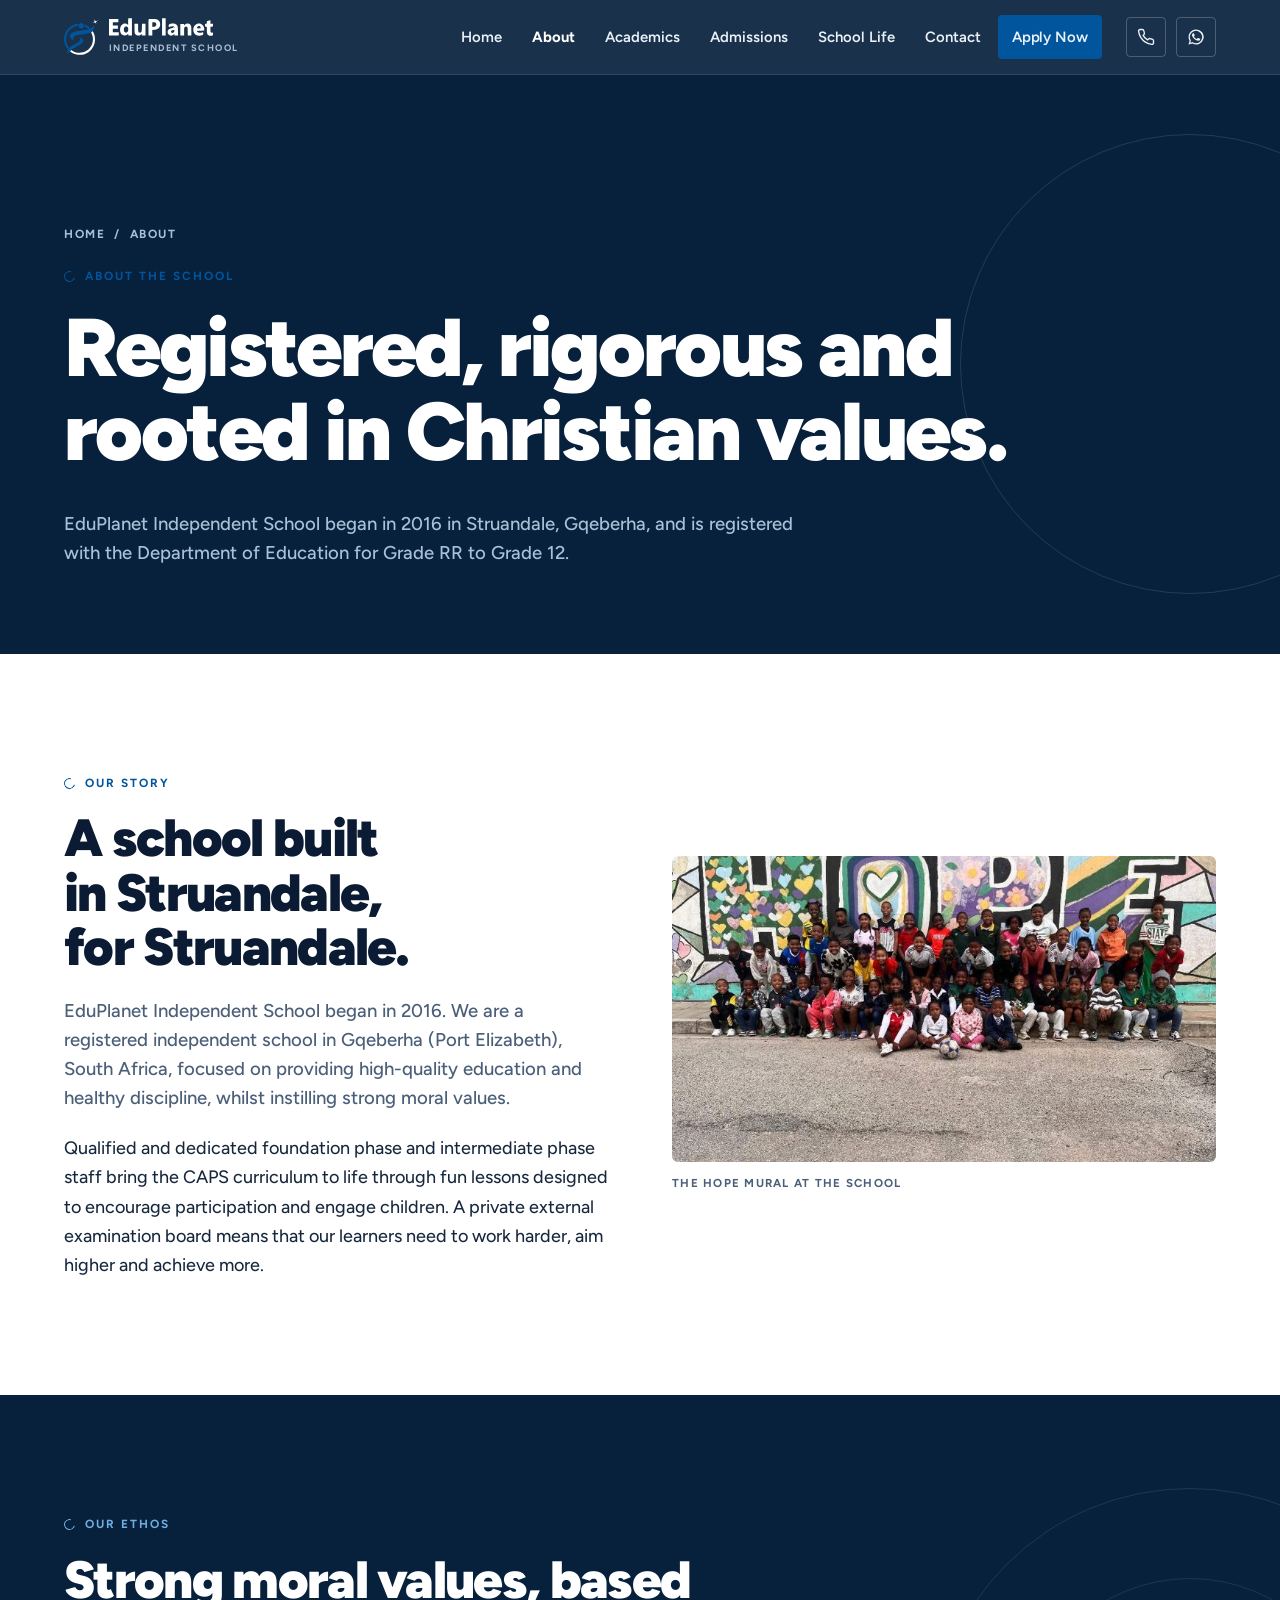
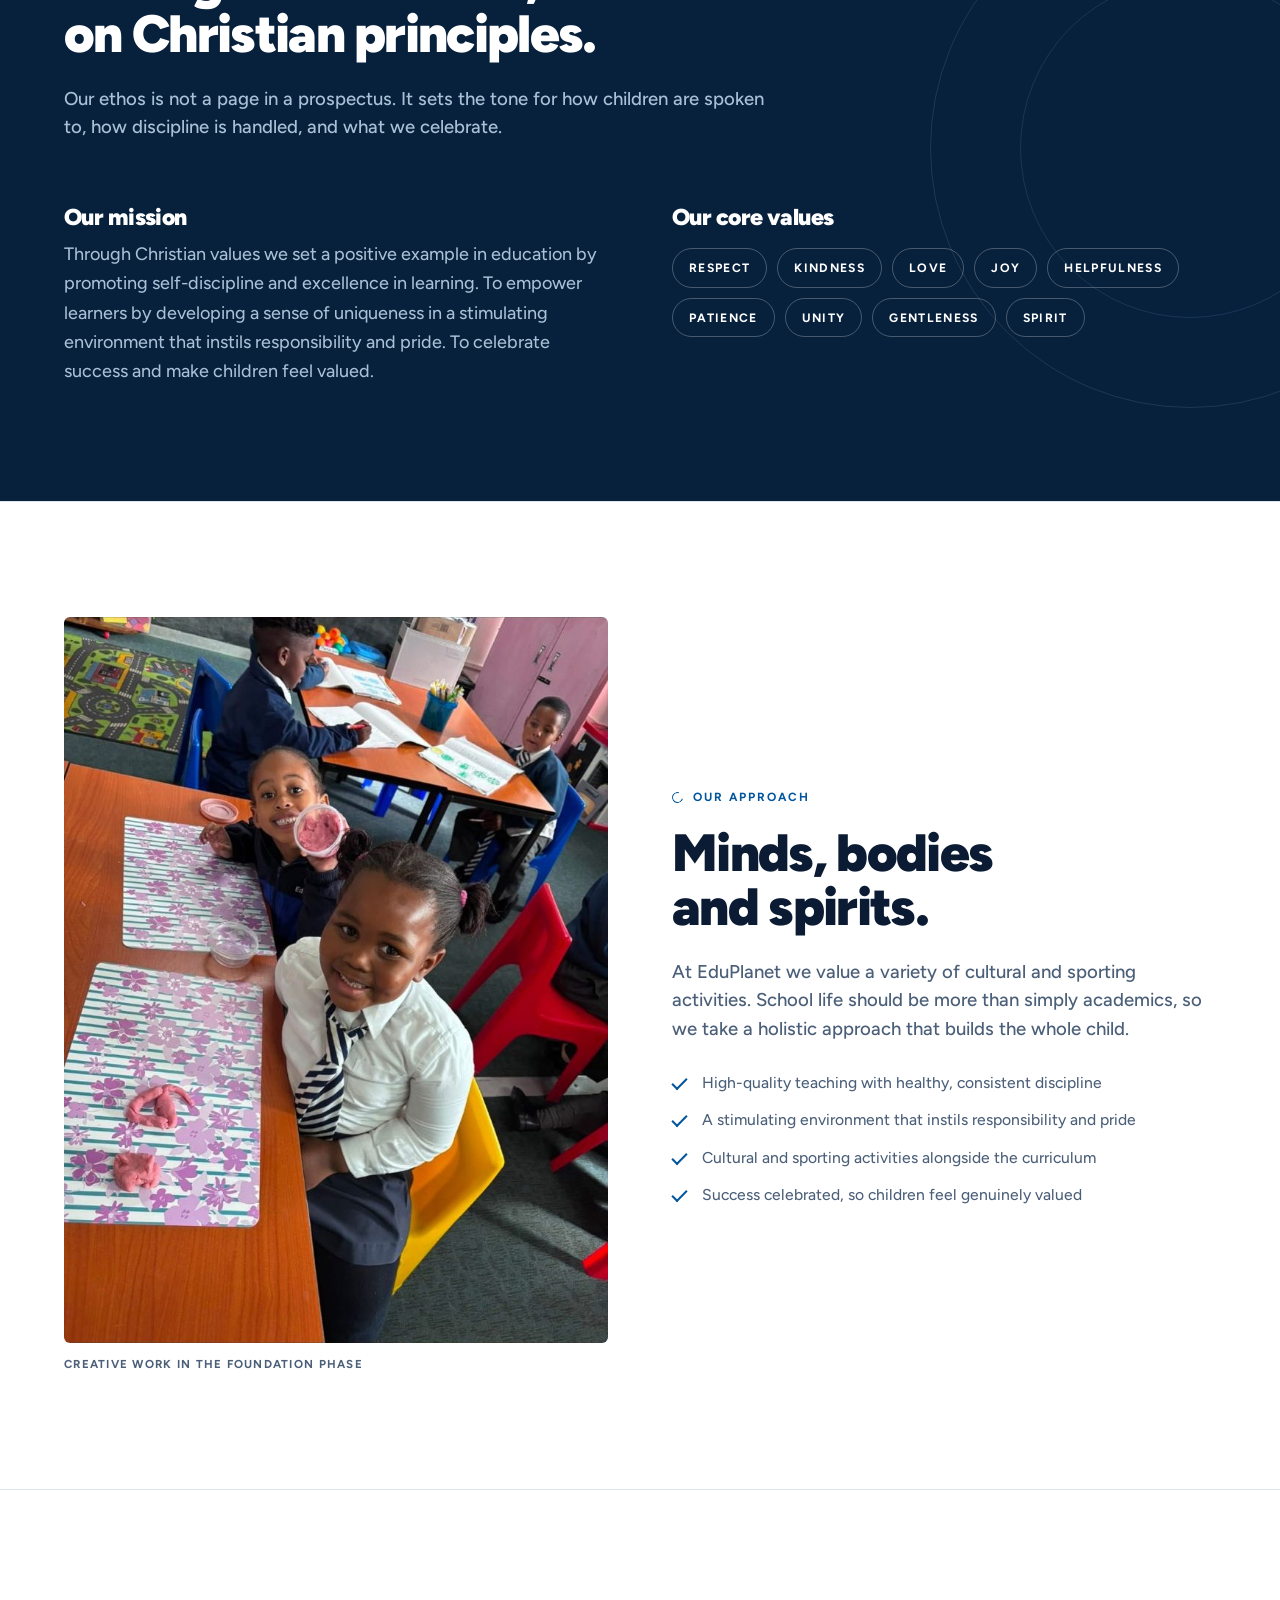
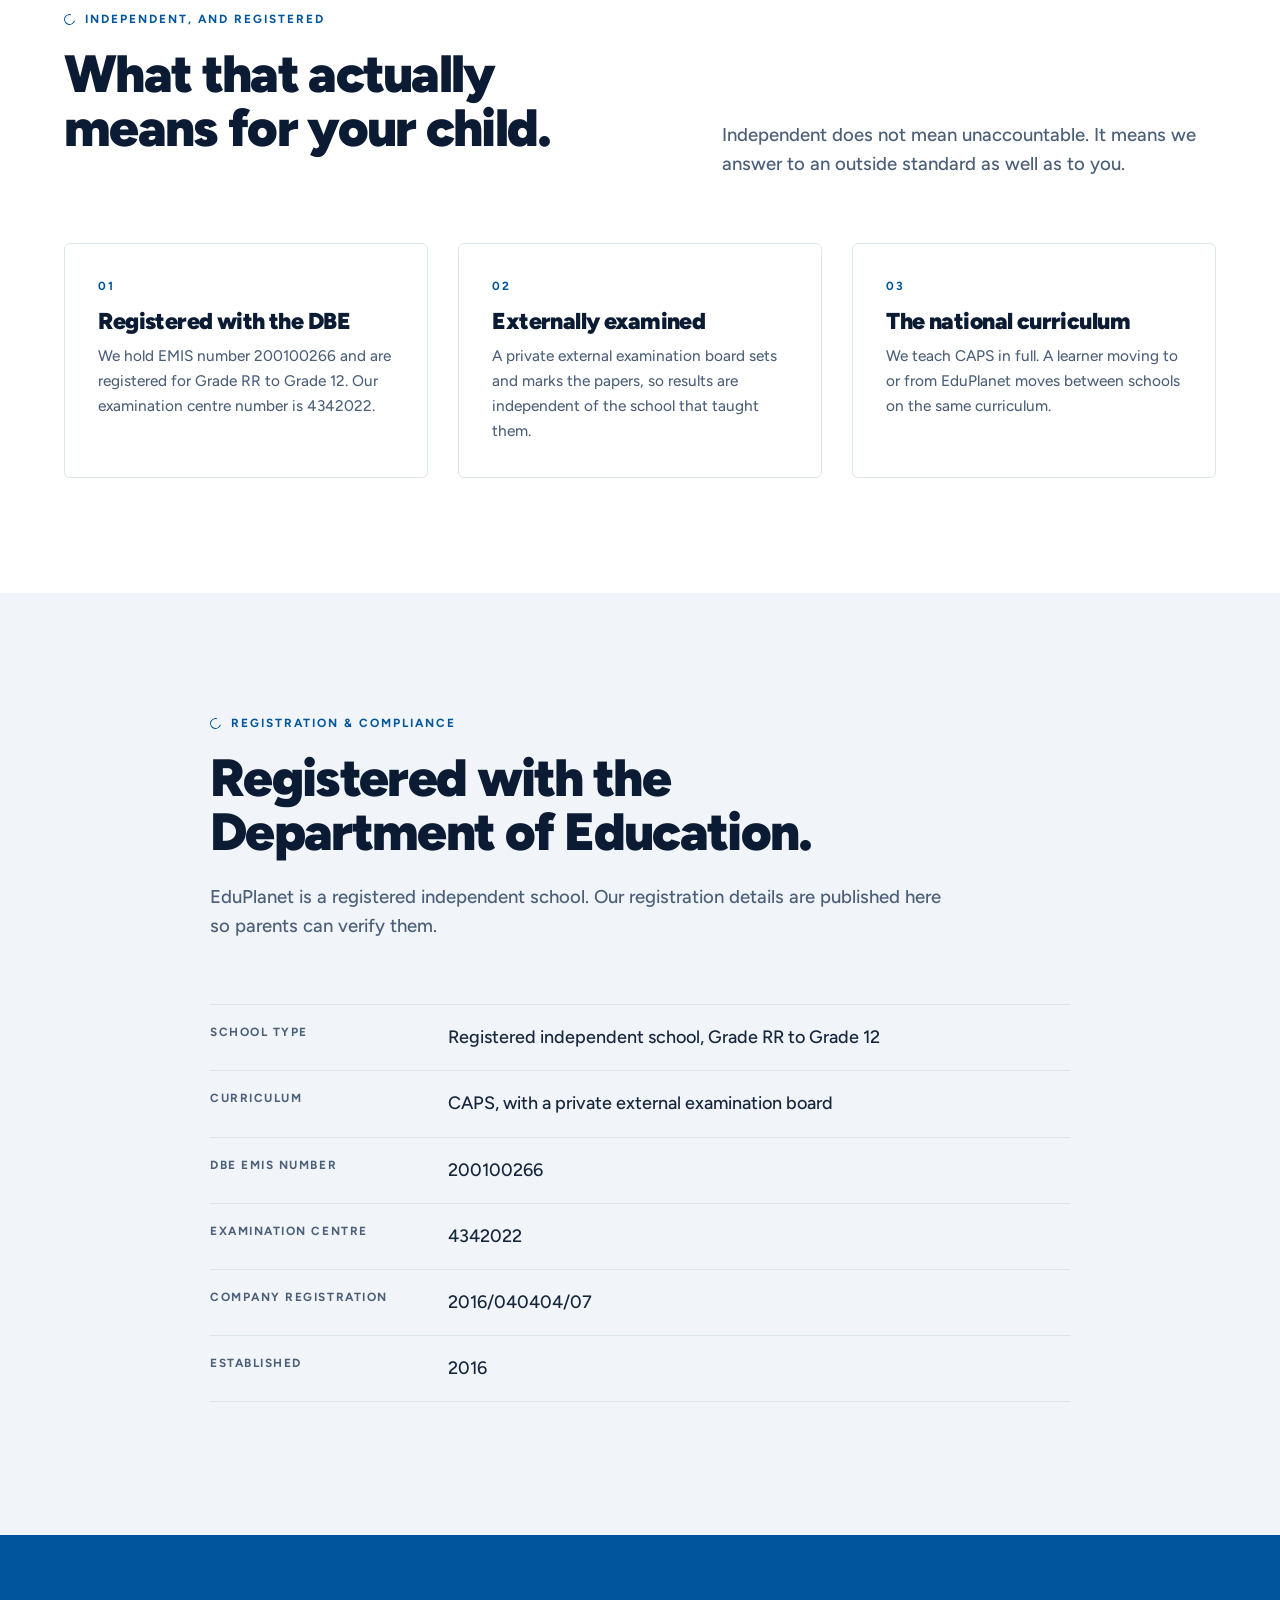
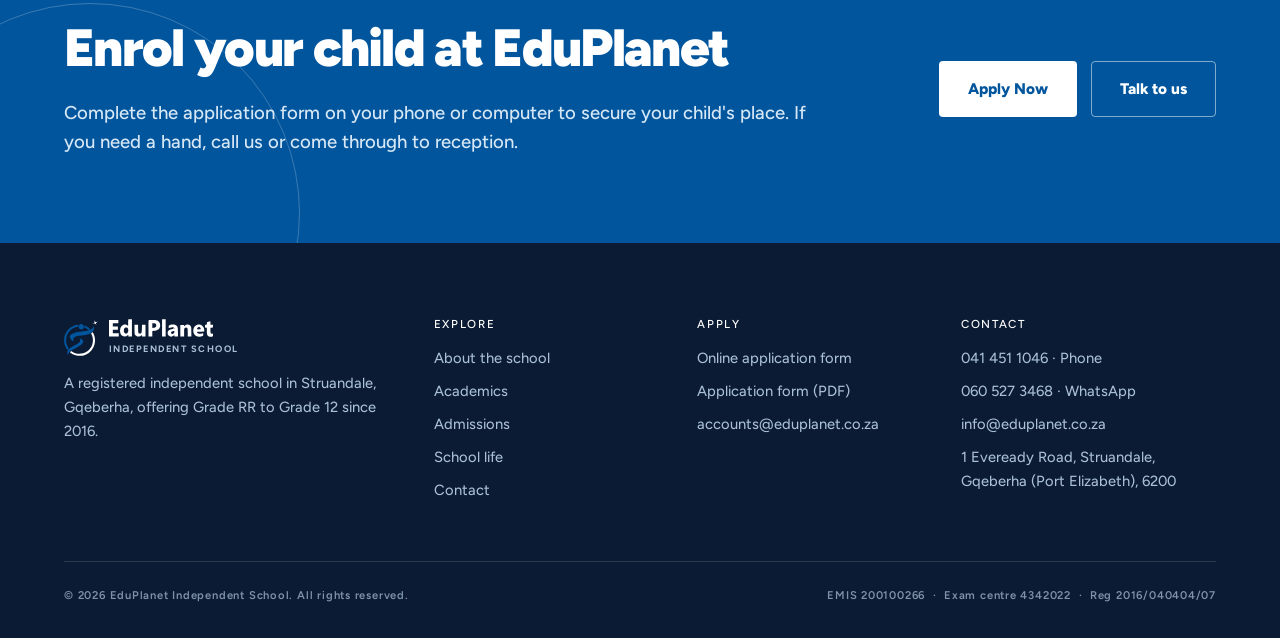
<file: about.html>
<!doctype html>
<html lang="en-ZA">
<head>
<meta charset="utf-8">
<meta name="viewport" content="width=device-width, initial-scale=1">
<title>About — EduPlanet Independent School</title>
<meta name="description" content="EduPlanet began in 2016 as a registered independent school in Gqeberha, teaching CAPS from Grade RR to 12 with strong Christian values.">
<meta name="theme-color" content="#07203C">
<link rel="icon" href="assets/img/favicon.svg" type="image/svg+xml">
<meta property="og:type" content="website">
<meta property="og:site_name" content="EduPlanet Independent School">
<meta property="og:title" content="About — EduPlanet Independent School">
<meta property="og:description" content="EduPlanet began in 2016 as a registered independent school in Gqeberha, teaching CAPS from Grade RR to 12 with strong Christian values.">
<!-- DEPLOY STEP: replace with the live absolute URLs once the domain is live -->
<meta property="og:url" content="https://eduplanet.co.za/about.html">
<meta property="og:image" content="https://eduplanet.co.za/assets/img/hero-poster.jpg">
<script>
document.documentElement.className += " js";
setTimeout(function () {
  if (!window.__epReady) {
    document.documentElement.className =
      document.documentElement.className.replace(/\bjs\b/, "");
  }
}, 4000);
</script>
<!-- The typeface is self-hosted, so there is no third-party font request to
     block rendering or to fail on a filtered network. -->
<link rel="preload" href="assets/fonts/figtree-variable.woff2" as="font" type="font/woff2" crossorigin>
<link rel="stylesheet" href="assets/css/styles.css">
</head>
<body>
<svg class="sprite" aria-hidden="true" focusable="false"><symbol id="ep-mark" viewBox="0 0 351 369"><g transform="translate(0.000000,369.000000) scale(0.100000,-0.100000)" fill="currentColor" stroke="none">
    <path d="M3110 3684 c0 -3 10 -37 21 -76 42 -137 16 -202 -106 -265 -41 -21
-75 -42 -75 -47 0 -4 8 -5 18 -1 46 19 151 45 180 45 59 0 129 -57 171 -137
24 -48 28 -20 5 42 -45 125 -27 170 105 253 94 58 94 63 -3 27 -142 -53 -202
-30 -276 108 -28 52 -40 67 -40 51z M2925 2419 c-17 -17 -51 -46 -77 -66 l-48
-34 39 -77 c169 -337 195 -740 70 -1100 -136 -395 -477 -734 -860 -856 -173
-54 -219 -61 -444 -61 -199 0 -216 2 -320 28 -179 47 -312 107 -462 208 -40
27 -76 49 -80 49 -13 0 -143 -134 -143 -147 0 -18 203 -149 313 -202 121 -59
249 -102 390 -133 138 -30 462 -32 602 -4 614 123 1090 576 1249 1186 99 379
45 820 -142 1164 -45 83 -49 85 -87 45z"/>
  </g>
  <g transform="translate(0.000000,369.000000) scale(0.100000,-0.100000)" fill="#01559D" stroke="none">
    <path d="M1672 3258 c-90 -44 -162 -158 -162 -258 0 -205 232 -343 410 -244
199 111 178 421 -34 509 -52 22 -161 19 -214 -7z M1405 3209 c-523 -66 -998
-408 -1230 -884 -267 -548 -217 -1166 134 -1652 51 -72 55 -73 84 -35 12 15
41 48 64 73 24 25 43 48 43 51 0 3 -21 36 -46 74 -95 142 -163 299 -205 479
-31 131 -35 440 -7 570 128 591 599 1042 1160 1110 l56 7 7 47 c3 25 17 70 31
100 24 54 21 73 -11 70 -5 -1 -41 -5 -80 -10z M2095 3130 c-3 -5 -1 -28 5 -51
6 -23 10 -68 9 -101 l-3 -60 56 -23 c73 -30 175 -90 268 -158 l75 -55 70 25
c92 33 125 51 124 66 -2 32 -241 208 -376 276 -55 27 -207 91 -218 91 -2 0 -7
-4 -10 -10z M3058 3019 c-158 -282 -432 -404 -1063 -474 -875 -96 -1315 -258
-1391 -511 -36 -119 17 -244 170 -402 65 -68 165 -152 179 -152 4 0 6 51 6
113 -1 211 64 325 235 407 142 68 257 89 621 115 747 52 1153 250 1271 619 28
87 37 274 17 325 -9 23 -11 21 -45 -40z M1600 1786 c0 -7 6 -19 14 -25 57 -47
71 -194 26 -281 -58 -114 -155 -186 -481 -358 -366 -193 -505 -288 -652 -441
-121 -128 -162 -212 -161 -331 0 -89 24 -174 64 -222 l18 -23 15 53 c34 112
96 212 191 308 105 105 146 130 409 255 658 311 925 518 944 729 16 173 -104
288 -359 344 -20 5 -28 2 -28 -8z"/>
  </g></symbol><symbol id="ep-word" viewBox="0 0 490 83"><g transform="translate(0.000000,83.000000) scale(0.100000,-0.100000)" fill="currentColor" stroke="none">
    <path d="M905 757 c-4 -40 -5 -110 -3 -155 2 -45 1 -82 -1 -82 -2 0 -19 14
-38 30 -46 41 -134 45 -204 10 -170 -87 -189 -402 -32 -514 74 -52 173 -48
241 10 l42 36 0 -36 0 -36 85 0 85 0 0 405 0 405 -84 0 -84 0 -7 -73z m-41
-336 c47 -40 59 -136 27 -208 -38 -82 -124 -89 -175 -13 -21 32 -22 140 -1
185 29 60 101 77 149 36z M2500 425 l0 -405 85 0 85 0 0 405 0 405 -85 0 -85
0 0 -405z M0 405 l0 -385 230 0 230 0 0 75 0 75 -140 0 -140 0 0 80 0 80 120
0 120 0 0 75 0 75 -120 0 -120 0 0 80 0 80 130 0 130 0 0 75 0 75 -220 0 -220
0 0 -385z M1873 783 c-10 -4 -13 -90 -13 -384 l0 -379 90 0 90 0 0 129 0 128
89 6 c187 12 284 103 283 266 -1 123 -74 209 -195 230 -63 11 -320 14 -344 4z
m301 -153 c58 -22 74 -119 28 -171 -24 -27 -36 -32 -95 -36 l-67 -6 0 112 0
111 54 0 c30 0 66 -4 80 -10z M4680 706 l-65 -23 -3 -56 c-3 -57 -3 -57 -35
-57 -51 0 -58 -10 -55 -76 l3 -59 43 -3 42 -3 0 -147 c0 -172 13 -214 76 -252
42 -26 136 -32 187 -12 25 11 27 15 27 72 l0 60 -40 -2 c-71 -3 -80 15 -80
158 l0 123 58 3 57 3 3 68 3 67 -61 0 -60 0 0 80 c0 93 3 91 -100 56z M2905
565 c-27 -8 -53 -14 -57 -15 -22 -1 -38 -36 -38 -81 0 -58 13 -68 58 -45 101
52 212 33 212 -37 0 -10 -21 -16 -82 -20 -153 -12 -238 -81 -238 -192 0 -152
179 -223 293 -117 l27 26 0 -32 0 -32 85 0 85 0 0 183 c0 212 -10 264 -63 315
-60 58 -174 77 -282 47z m175 -325 c0 -75 -72 -131 -125 -96 -73 48 -16 121
98 125 24 1 27 -3 27 -29z M3640 565 c-26 -8 -57 -26 -70 -40 -31 -33 -38 -32
-32 5 l4 30 -91 0 -91 0 0 -270 0 -270 90 0 90 0 0 176 c0 160 2 179 20 204
36 51 114 47 139 -6 7 -16 11 -91 11 -199 l0 -175 85 0 85 0 0 208 c0 180 -3
212 -19 247 -41 89 -120 121 -221 90z M4157 566 c-90 -33 -150 -98 -174 -188
-36 -143 12 -285 117 -338 80 -41 216 -43 306 -5 33 14 34 15 34 73 0 73 -2
75 -53 51 -81 -36 -194 -20 -231 33 -32 46 -27 47 157 50 l172 3 3 43 c14 197
-156 340 -331 278z m126 -118 c19 -15 49 -83 40 -92 -8 -8 -168 -8 -176 0 -10
11 15 64 40 84 29 23 71 26 96 8z M1202 353 c3 -203 5 -221 25 -259 55 -103
230 -114 305 -21 17 22 18 22 18 -15 l0 -38 85 0 85 0 0 275 0 276 -82 -3 -83
-3 -5 -175 c-6 -211 -18 -241 -97 -240 -69 1 -83 45 -82 265 l1 150 -87 3 -86
3 3 -218z"/>
  </g></symbol></svg>
<a class="skip" href="#main">Skip to content</a>

<header class="header">
  <div class="wrap">
    <div class="header__bar">
      <a class="brand" href="index.html" aria-label="EduPlanet Independent School, home">
        <svg class="brand__mark" aria-hidden="true"><use href="#ep-mark"/></svg>
        <span class="brand__text">
          <svg class="brand__word" aria-hidden="true"><use href="#ep-word"/></svg>
          <span class="brand__sub">Independent School</span>
        </span>
      </a>

      <nav class="nav" id="site-nav" aria-label="Main">
          <a href="index.html">Home</a>
          <a href="about.html" aria-current="page">About</a>
          <a href="academics.html">Academics</a>
          <a href="admissions.html">Admissions</a>
          <a href="school-life.html">School Life</a>
          <a href="contact.html">Contact</a>
          <a class="btn btn--primary" href="https://docs.google.com/forms/d/e/1FAIpQLScvcPgIQBKiv7iKn_6qZiruPIOeQ464HQEsWTzH6ri8QJT2MA/viewform" target="_blank" rel="noopener">Apply Now</a>
      </nav>

      <div class="header__cta">
        <a class="icon-link" href="tel:+27414511046" aria-label="Call the school on 041 451 1046"><svg viewBox="0 0 24 24" fill="none" stroke="currentColor" stroke-width="1.8" stroke-linecap="round" stroke-linejoin="round" aria-hidden="true"><path d="M22 16.9v3a2 2 0 0 1-2.2 2 19.8 19.8 0 0 1-8.6-3.1 19.5 19.5 0 0 1-6-6A19.8 19.8 0 0 1 2.1 4.2 2 2 0 0 1 4.1 2h3a2 2 0 0 1 2 1.7c.1 1 .4 1.9.7 2.8a2 2 0 0 1-.5 2.1L8.1 9.9a16 16 0 0 0 6 6l1.3-1.2a2 2 0 0 1 2.1-.5c.9.3 1.8.6 2.8.7a2 2 0 0 1 1.7 2Z"/></svg></a>
        <a class="icon-link" href="https://wa.me/27605273468" target="_blank" rel="noopener" aria-label="Message the school on WhatsApp"><svg viewBox="0 0 24 24" fill="currentColor" aria-hidden="true"><path d="M12 2a10 10 0 0 0-8.6 15L2 22l5.2-1.4A10 10 0 1 0 12 2Zm0 18.2a8.2 8.2 0 0 1-4.2-1.2l-.3-.2-3.1.8.8-3-.2-.3A8.2 8.2 0 1 1 12 20.2Zm4.5-6.1c-.2-.1-1.5-.7-1.7-.8s-.4-.1-.6.1-.6.8-.8 1-.3.2-.6.1a6.7 6.7 0 0 1-2-1.2 7.4 7.4 0 0 1-1.4-1.7c-.1-.3 0-.4.1-.6l.4-.5.3-.5v-.5c0-.2-.6-1.5-.8-2s-.4-.4-.6-.4h-.5a1 1 0 0 0-.7.3 3 3 0 0 0-.9 2.2 5.2 5.2 0 0 0 1.1 2.7 11.9 11.9 0 0 0 4.6 4 8.6 8.6 0 0 0 1.5.5 3.7 3.7 0 0 0 1.7.1 2.8 2.8 0 0 0 1.8-1.3 2.3 2.3 0 0 0 .2-1.3c-.1-.1-.3-.2-.5-.3Z"/></svg></a>
        <button class="nav-toggle" type="button" aria-expanded="false" aria-controls="site-nav" aria-label="Menu">
          <svg class="icon-open" viewBox="0 0 24 24" fill="none" stroke="currentColor" stroke-width="2" stroke-linecap="round" aria-hidden="true"><path d="M3 6h18M3 12h18M3 18h18"/></svg>
          <svg class="icon-close" viewBox="0 0 24 24" fill="none" stroke="currentColor" stroke-width="2" stroke-linecap="round" aria-hidden="true"><path d="M5 5l14 14M19 5L5 19"/></svg>
        </button>
      </div>
    </div>
  </div>
</header>

<main id="main" tabindex="-1">

<section class="pagehead">
  <div class="wrap">
    <p class="crumbs"><a href="index.html">Home</a> &nbsp;/&nbsp; About</p>
    <p class="eyebrow">About the school</p>
    <h1>Registered, rigorous and rooted in Christian values.</h1>
    <p class="lede">EduPlanet Independent School began in 2016 in Struandale, Gqeberha, and is registered with the Department of Education for Grade RR to Grade 12.</p>
  </div>
</section>

<section class="band band--paper">
  <div class="wrap">
    <div class="split reveal">
      <div>
        <p class="eyebrow">Our story</p>
        <h2>A school built in Struandale, for Struandale.</h2>
        <p class="lede">EduPlanet Independent School began in 2016. We are a registered independent school in Gqeberha (Port Elizabeth), South Africa, focused on providing high-quality education and healthy discipline, whilst instilling strong moral values.</p>
        <p style="margin-top:22px">Qualified and dedicated foundation phase and intermediate phase staff bring the CAPS curriculum to life through fun lessons designed to encourage participation and engage children. A private external examination board means that our learners need to work harder, aim higher and achieve more.</p>
      </div>
      <div class="split__media">
        <figure class="figure figure--wide">
          <img src="assets/img/hope-mural-group.jpg" alt="EduPlanet learners gathered in front of the school's painted HOPE mural." loading="lazy" width="739" height="555">
          <figcaption>The HOPE mural at the school</figcaption>
        </figure>
      </div>
    </div>
  </div>
</section>

<section class="band band--navy">
  <div class="wrap">
    <div class="section-head reveal" style="max-width:60ch">
      <p class="eyebrow">Our ethos</p>
      <h2>Strong moral values, based on Christian principles.</h2>
      <p class="lede">Our ethos is not a page in a prospectus. It sets the tone for how children are spoken to, how discipline is handled, and what we celebrate.</p>
    </div>

    <div class="split reveal" style="align-items:start">
      <div>
        <h3 style="color:#fff">Our mission</h3>
        <p>Through Christian values we set a positive example in education by promoting self-discipline and excellence in learning. To empower learners by developing a sense of uniqueness in a stimulating environment that instils responsibility and pride. To celebrate success and make children feel valued.</p>
      </div>
      <div>
        <h3 style="color:#fff">Our core values</h3>
        <ul class="values" style="margin-top:18px">
          <li>Respect</li><li>Kindness</li><li>Love</li><li>Joy</li><li>Helpfulness</li>
          <li>Patience</li><li>Unity</li><li>Gentleness</li><li>Spirit</li>
        </ul>
      </div>
    </div>
  </div>
</section>

<section class="band band--paper">
  <div class="wrap">
    <div class="split reveal">
      <div class="split__media">
        <figure class="figure figure--tall">
          <img src="assets/img/creative-play.jpg" alt="Foundation phase learners shaping modelling clay at a classroom table." loading="lazy" width="739" height="986">
          <figcaption>Creative work in the foundation phase</figcaption>
        </figure>
      </div>
      <div>
        <p class="eyebrow">Our approach</p>
        <h2>Minds, bodies and spirits.</h2>
        <p class="lede">At EduPlanet we value a variety of cultural and sporting activities. School life should be more than simply academics, so we take a holistic approach that builds the whole child.</p>
        <ul class="ticks" style="margin-top:26px">
          <li>High-quality teaching with healthy, consistent discipline</li>
          <li>A stimulating environment that instils responsibility and pride</li>
          <li>Cultural and sporting activities alongside the curriculum</li>
          <li>Success celebrated, so children feel genuinely valued</li>
        </ul>
      </div>
    </div>
  </div>
</section>


<section class="band band--paper">
  <div class="wrap">
    <div class="section-head section-head--split reveal">
      <div>
        <p class="eyebrow">Independent, and registered</p>
        <h2>What that actually means for your child.</h2>
      </div>
      <p class="lede">Independent does not mean unaccountable. It means we answer to an outside standard as well as to you.</p>
    </div>

    <div class="grid grid--3 stagger">
      <article class="card">
        <span class="card__num">01</span>
        <h3>Registered with the DBE</h3>
        <p>We hold EMIS number 200100266 and are registered for Grade RR to Grade 12. Our examination centre number is 4342022.</p>
      </article>
      <article class="card">
        <span class="card__num">02</span>
        <h3>Externally examined</h3>
        <p>A private external examination board sets and marks the papers, so results are independent of the school that taught them.</p>
      </article>
      <article class="card">
        <span class="card__num">03</span>
        <h3>The national curriculum</h3>
        <p>We teach CAPS in full. A learner moving to or from EduPlanet moves between schools on the same curriculum.</p>
      </article>
    </div>
  </div>
</section>

<section class="band band--tint">
  <div class="wrap wrap--narrow">
    <div class="section-head reveal">
      <p class="eyebrow">Registration &amp; compliance</p>
      <h2>Registered with the Department of Education.</h2>
      <p class="lede">EduPlanet is a registered independent school. Our registration details are published here so parents can verify them.</p>
    </div>
    <dl class="rows reveal">
      <div><dt>School type</dt><dd>Registered independent school, Grade RR to Grade 12</dd></div>
      <div><dt>Curriculum</dt><dd>CAPS, with a private external examination board</dd></div>
      <div><dt>DBE EMIS number</dt><dd>200100266</dd></div>
      <div><dt>Examination centre</dt><dd>4342022</dd></div>
      <div><dt>Company registration</dt><dd>2016/040404/07</dd></div>
      <div><dt>Established</dt><dd>2016</dd></div>
    </dl>
  </div>
</section>

<section class="cta">
  <div class="wrap">
    <div class="cta__inner reveal">
      <div>
        <h2>Enrol your child at EduPlanet</h2>
        <p class="lede" style="color:#D6E7F6">Complete the application form on your phone or computer to secure your child's place. If you need a hand, call us or come through to reception.</p>
      </div>
      <div class="btn-row">
        <a class="btn btn--primary" href="https://docs.google.com/forms/d/e/1FAIpQLScvcPgIQBKiv7iKn_6qZiruPIOeQ464HQEsWTzH6ri8QJT2MA/viewform" target="_blank" rel="noopener">Apply Now</a>
        <a class="btn btn--on-dark" href="contact.html">Talk to us</a>
      </div>
    </div>
  </div>
</section>
</main>

<footer class="footer">
  <div class="wrap">
    <div class="footer__grid">
      <div>
        <a class="brand" href="index.html" aria-label="EduPlanet Independent School, home">
        <svg class="brand__mark" aria-hidden="true"><use href="#ep-mark"/></svg>
        <span class="brand__text">
          <svg class="brand__word" aria-hidden="true"><use href="#ep-word"/></svg>
          <span class="brand__sub">Independent School</span>
        </span>
      </a>
        <p>A registered independent school in Struandale, Gqeberha, offering Grade&nbsp;RR to Grade&nbsp;12 since 2016.</p>
      </div>

      <div>
        <h3>Explore</h3>
        <ul>
          <li><a href="about.html">About the school</a></li>
          <li><a href="academics.html">Academics</a></li>
          <li><a href="admissions.html">Admissions</a></li>
          <li><a href="school-life.html">School life</a></li>
          <li><a href="contact.html">Contact</a></li>
        </ul>
      </div>

      <div>
        <h3>Apply</h3>
        <ul>
          <li><a href="https://docs.google.com/forms/d/e/1FAIpQLScvcPgIQBKiv7iKn_6qZiruPIOeQ464HQEsWTzH6ri8QJT2MA/viewform" target="_blank" rel="noopener">Online application form</a></li>
          <li><a href="https://eduplanet.co.za/wp-content/uploads/2023/08/Eduplanet-Application-Form-2024.pdf" target="_blank" rel="noopener">Application form (PDF)</a></li>
          <li><a href="mailto:accounts@eduplanet.co.za">accounts@eduplanet.co.za</a></li>
        </ul>
      </div>

      <div>
        <h3>Contact</h3>
        <ul>
          <li><a href="tel:+27414511046">041 451 1046</a> <span aria-hidden="true">·</span> Phone</li>
          <li><a href="https://wa.me/27605273468" target="_blank" rel="noopener">060 527 3468</a> <span aria-hidden="true">·</span> WhatsApp</li>
          <li><a href="mailto:info@eduplanet.co.za">info@eduplanet.co.za</a></li>
          <li><a href="https://www.google.com/maps/search/?api=1&query=1+Eveready+Road+Struandale+Gqeberha+6200" target="_blank" rel="noopener">1 Eveready Road, Struandale, Gqeberha (Port Elizabeth), 6200</a></li>
        </ul>
      </div>
    </div>

    <div class="footer__legal">
      <span>&copy; <span id="year">2026</span> EduPlanet Independent School. All rights reserved.</span>
      <span>EMIS 200100266 &nbsp;·&nbsp; Exam centre 4342022 &nbsp;·&nbsp; Reg 2016/040404/07</span>
    </div>
  </div>
</footer>

<script src="assets/js/main.js" defer
        onerror="document.documentElement.className=document.documentElement.className.replace(/\bjs\b/,'')"></script>
</body>
</html>
</file>
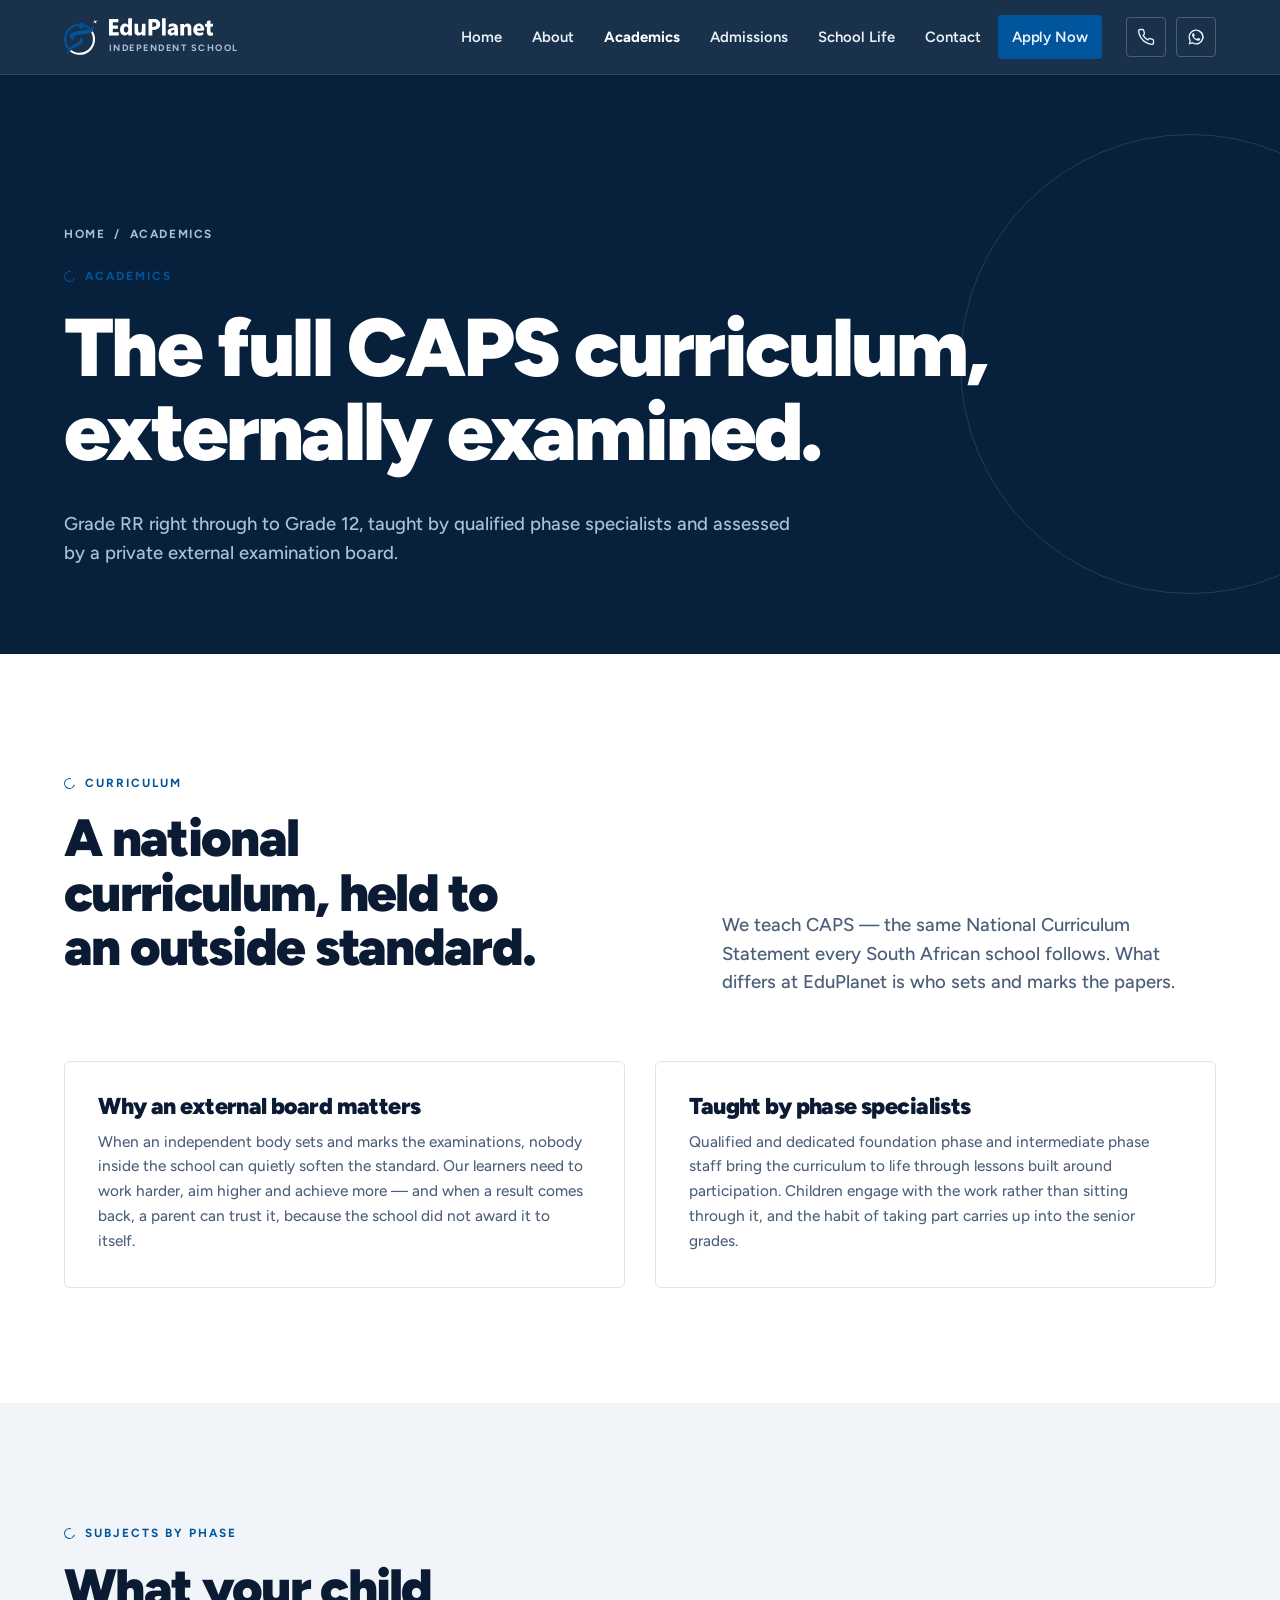
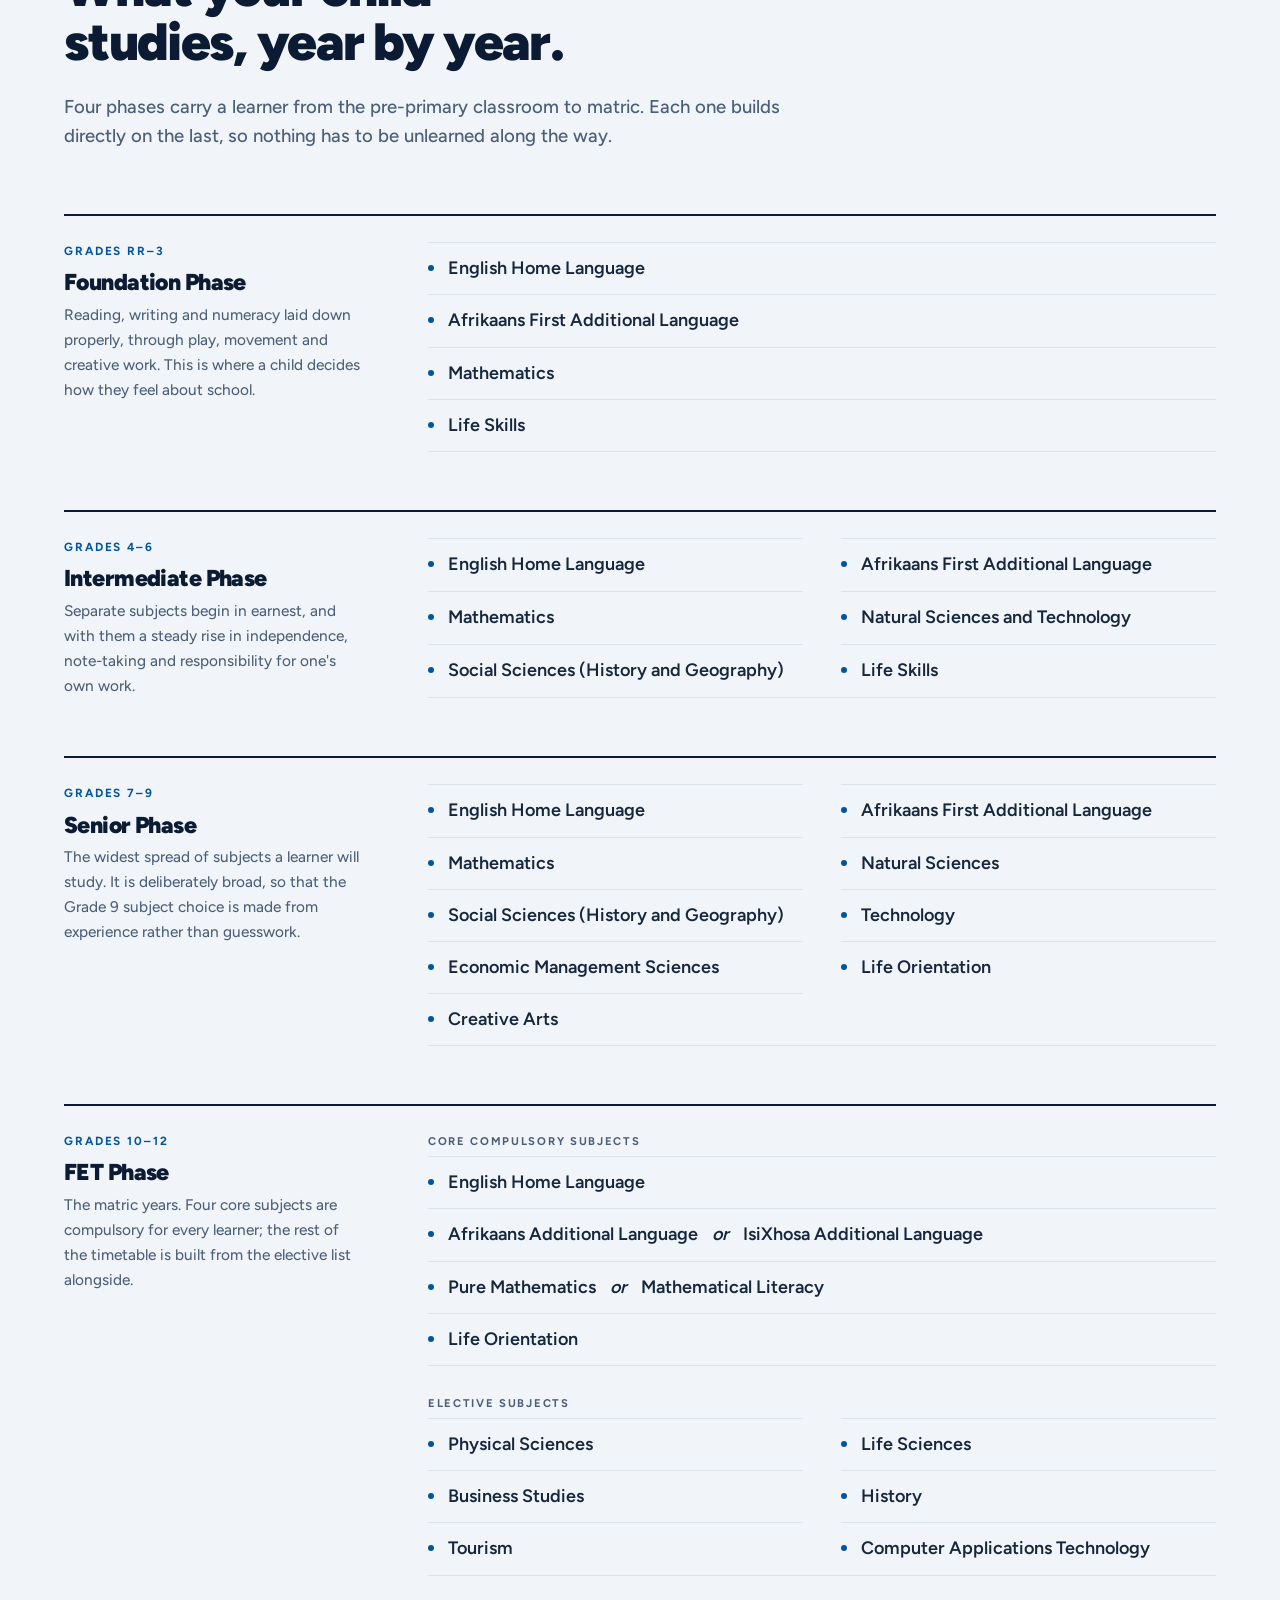
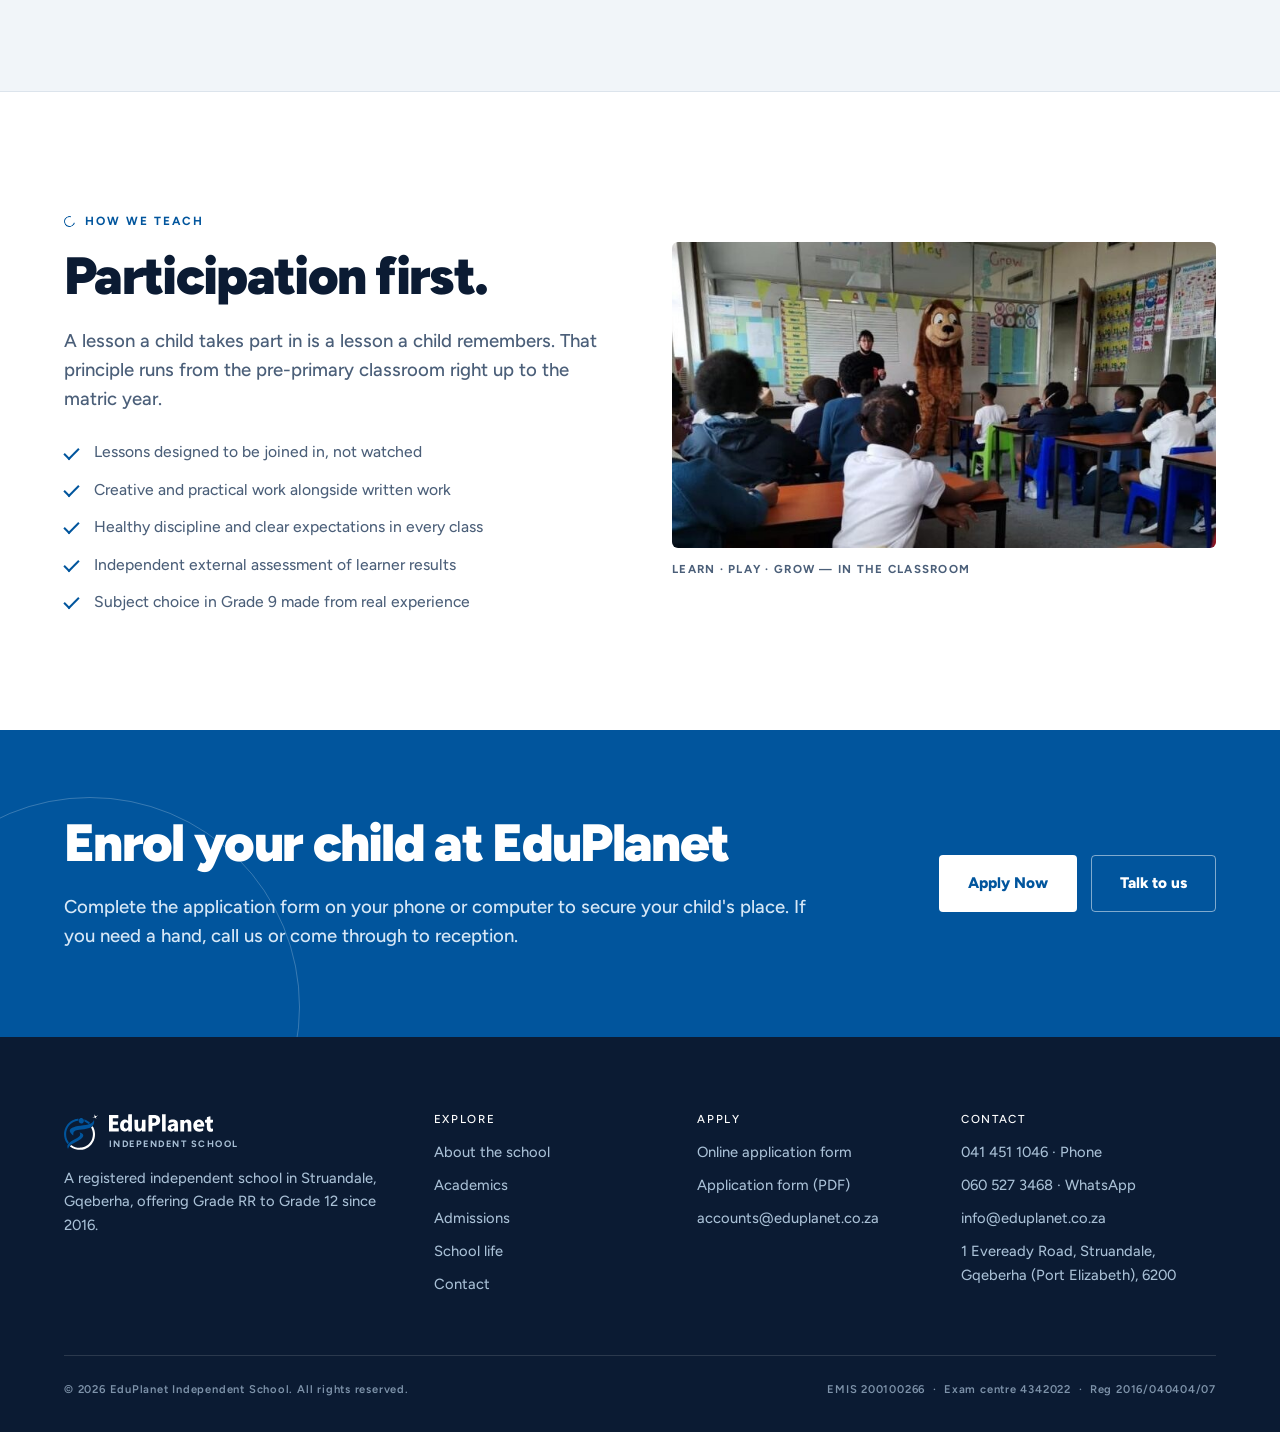
<file: academics.html>
<!doctype html>
<html lang="en-ZA">
<head>
<meta charset="utf-8">
<meta name="viewport" content="width=device-width, initial-scale=1">
<title>Academics — EduPlanet Independent School</title>
<meta name="description" content="The CAPS curriculum from Grade RR to Grade 12, taught by qualified phase specialists and assessed through a private external examination board.">
<meta name="theme-color" content="#07203C">
<link rel="icon" href="assets/img/favicon.svg" type="image/svg+xml">
<meta property="og:type" content="website">
<meta property="og:site_name" content="EduPlanet Independent School">
<meta property="og:title" content="Academics — EduPlanet Independent School">
<meta property="og:description" content="The CAPS curriculum from Grade RR to Grade 12, taught by qualified phase specialists and assessed through a private external examination board.">
<!-- DEPLOY STEP: replace with the live absolute URLs once the domain is live -->
<meta property="og:url" content="https://eduplanet.co.za/academics.html">
<meta property="og:image" content="https://eduplanet.co.za/assets/img/hero-poster.jpg">
<script>
document.documentElement.className += " js";
setTimeout(function () {
  if (!window.__epReady) {
    document.documentElement.className =
      document.documentElement.className.replace(/\bjs\b/, "");
  }
}, 4000);
</script>
<!-- The typeface is self-hosted, so there is no third-party font request to
     block rendering or to fail on a filtered network. -->
<link rel="preload" href="assets/fonts/figtree-variable.woff2" as="font" type="font/woff2" crossorigin>
<link rel="stylesheet" href="assets/css/styles.css">
</head>
<body>
<svg class="sprite" aria-hidden="true" focusable="false"><symbol id="ep-mark" viewBox="0 0 351 369"><g transform="translate(0.000000,369.000000) scale(0.100000,-0.100000)" fill="currentColor" stroke="none">
    <path d="M3110 3684 c0 -3 10 -37 21 -76 42 -137 16 -202 -106 -265 -41 -21
-75 -42 -75 -47 0 -4 8 -5 18 -1 46 19 151 45 180 45 59 0 129 -57 171 -137
24 -48 28 -20 5 42 -45 125 -27 170 105 253 94 58 94 63 -3 27 -142 -53 -202
-30 -276 108 -28 52 -40 67 -40 51z M2925 2419 c-17 -17 -51 -46 -77 -66 l-48
-34 39 -77 c169 -337 195 -740 70 -1100 -136 -395 -477 -734 -860 -856 -173
-54 -219 -61 -444 -61 -199 0 -216 2 -320 28 -179 47 -312 107 -462 208 -40
27 -76 49 -80 49 -13 0 -143 -134 -143 -147 0 -18 203 -149 313 -202 121 -59
249 -102 390 -133 138 -30 462 -32 602 -4 614 123 1090 576 1249 1186 99 379
45 820 -142 1164 -45 83 -49 85 -87 45z"/>
  </g>
  <g transform="translate(0.000000,369.000000) scale(0.100000,-0.100000)" fill="#01559D" stroke="none">
    <path d="M1672 3258 c-90 -44 -162 -158 -162 -258 0 -205 232 -343 410 -244
199 111 178 421 -34 509 -52 22 -161 19 -214 -7z M1405 3209 c-523 -66 -998
-408 -1230 -884 -267 -548 -217 -1166 134 -1652 51 -72 55 -73 84 -35 12 15
41 48 64 73 24 25 43 48 43 51 0 3 -21 36 -46 74 -95 142 -163 299 -205 479
-31 131 -35 440 -7 570 128 591 599 1042 1160 1110 l56 7 7 47 c3 25 17 70 31
100 24 54 21 73 -11 70 -5 -1 -41 -5 -80 -10z M2095 3130 c-3 -5 -1 -28 5 -51
6 -23 10 -68 9 -101 l-3 -60 56 -23 c73 -30 175 -90 268 -158 l75 -55 70 25
c92 33 125 51 124 66 -2 32 -241 208 -376 276 -55 27 -207 91 -218 91 -2 0 -7
-4 -10 -10z M3058 3019 c-158 -282 -432 -404 -1063 -474 -875 -96 -1315 -258
-1391 -511 -36 -119 17 -244 170 -402 65 -68 165 -152 179 -152 4 0 6 51 6
113 -1 211 64 325 235 407 142 68 257 89 621 115 747 52 1153 250 1271 619 28
87 37 274 17 325 -9 23 -11 21 -45 -40z M1600 1786 c0 -7 6 -19 14 -25 57 -47
71 -194 26 -281 -58 -114 -155 -186 -481 -358 -366 -193 -505 -288 -652 -441
-121 -128 -162 -212 -161 -331 0 -89 24 -174 64 -222 l18 -23 15 53 c34 112
96 212 191 308 105 105 146 130 409 255 658 311 925 518 944 729 16 173 -104
288 -359 344 -20 5 -28 2 -28 -8z"/>
  </g></symbol><symbol id="ep-word" viewBox="0 0 490 83"><g transform="translate(0.000000,83.000000) scale(0.100000,-0.100000)" fill="currentColor" stroke="none">
    <path d="M905 757 c-4 -40 -5 -110 -3 -155 2 -45 1 -82 -1 -82 -2 0 -19 14
-38 30 -46 41 -134 45 -204 10 -170 -87 -189 -402 -32 -514 74 -52 173 -48
241 10 l42 36 0 -36 0 -36 85 0 85 0 0 405 0 405 -84 0 -84 0 -7 -73z m-41
-336 c47 -40 59 -136 27 -208 -38 -82 -124 -89 -175 -13 -21 32 -22 140 -1
185 29 60 101 77 149 36z M2500 425 l0 -405 85 0 85 0 0 405 0 405 -85 0 -85
0 0 -405z M0 405 l0 -385 230 0 230 0 0 75 0 75 -140 0 -140 0 0 80 0 80 120
0 120 0 0 75 0 75 -120 0 -120 0 0 80 0 80 130 0 130 0 0 75 0 75 -220 0 -220
0 0 -385z M1873 783 c-10 -4 -13 -90 -13 -384 l0 -379 90 0 90 0 0 129 0 128
89 6 c187 12 284 103 283 266 -1 123 -74 209 -195 230 -63 11 -320 14 -344 4z
m301 -153 c58 -22 74 -119 28 -171 -24 -27 -36 -32 -95 -36 l-67 -6 0 112 0
111 54 0 c30 0 66 -4 80 -10z M4680 706 l-65 -23 -3 -56 c-3 -57 -3 -57 -35
-57 -51 0 -58 -10 -55 -76 l3 -59 43 -3 42 -3 0 -147 c0 -172 13 -214 76 -252
42 -26 136 -32 187 -12 25 11 27 15 27 72 l0 60 -40 -2 c-71 -3 -80 15 -80
158 l0 123 58 3 57 3 3 68 3 67 -61 0 -60 0 0 80 c0 93 3 91 -100 56z M2905
565 c-27 -8 -53 -14 -57 -15 -22 -1 -38 -36 -38 -81 0 -58 13 -68 58 -45 101
52 212 33 212 -37 0 -10 -21 -16 -82 -20 -153 -12 -238 -81 -238 -192 0 -152
179 -223 293 -117 l27 26 0 -32 0 -32 85 0 85 0 0 183 c0 212 -10 264 -63 315
-60 58 -174 77 -282 47z m175 -325 c0 -75 -72 -131 -125 -96 -73 48 -16 121
98 125 24 1 27 -3 27 -29z M3640 565 c-26 -8 -57 -26 -70 -40 -31 -33 -38 -32
-32 5 l4 30 -91 0 -91 0 0 -270 0 -270 90 0 90 0 0 176 c0 160 2 179 20 204
36 51 114 47 139 -6 7 -16 11 -91 11 -199 l0 -175 85 0 85 0 0 208 c0 180 -3
212 -19 247 -41 89 -120 121 -221 90z M4157 566 c-90 -33 -150 -98 -174 -188
-36 -143 12 -285 117 -338 80 -41 216 -43 306 -5 33 14 34 15 34 73 0 73 -2
75 -53 51 -81 -36 -194 -20 -231 33 -32 46 -27 47 157 50 l172 3 3 43 c14 197
-156 340 -331 278z m126 -118 c19 -15 49 -83 40 -92 -8 -8 -168 -8 -176 0 -10
11 15 64 40 84 29 23 71 26 96 8z M1202 353 c3 -203 5 -221 25 -259 55 -103
230 -114 305 -21 17 22 18 22 18 -15 l0 -38 85 0 85 0 0 275 0 276 -82 -3 -83
-3 -5 -175 c-6 -211 -18 -241 -97 -240 -69 1 -83 45 -82 265 l1 150 -87 3 -86
3 3 -218z"/>
  </g></symbol></svg>
<a class="skip" href="#main">Skip to content</a>

<header class="header">
  <div class="wrap">
    <div class="header__bar">
      <a class="brand" href="index.html" aria-label="EduPlanet Independent School, home">
        <svg class="brand__mark" aria-hidden="true"><use href="#ep-mark"/></svg>
        <span class="brand__text">
          <svg class="brand__word" aria-hidden="true"><use href="#ep-word"/></svg>
          <span class="brand__sub">Independent School</span>
        </span>
      </a>

      <nav class="nav" id="site-nav" aria-label="Main">
          <a href="index.html">Home</a>
          <a href="about.html">About</a>
          <a href="academics.html" aria-current="page">Academics</a>
          <a href="admissions.html">Admissions</a>
          <a href="school-life.html">School Life</a>
          <a href="contact.html">Contact</a>
          <a class="btn btn--primary" href="https://docs.google.com/forms/d/e/1FAIpQLScvcPgIQBKiv7iKn_6qZiruPIOeQ464HQEsWTzH6ri8QJT2MA/viewform" target="_blank" rel="noopener">Apply Now</a>
      </nav>

      <div class="header__cta">
        <a class="icon-link" href="tel:+27414511046" aria-label="Call the school on 041 451 1046"><svg viewBox="0 0 24 24" fill="none" stroke="currentColor" stroke-width="1.8" stroke-linecap="round" stroke-linejoin="round" aria-hidden="true"><path d="M22 16.9v3a2 2 0 0 1-2.2 2 19.8 19.8 0 0 1-8.6-3.1 19.5 19.5 0 0 1-6-6A19.8 19.8 0 0 1 2.1 4.2 2 2 0 0 1 4.1 2h3a2 2 0 0 1 2 1.7c.1 1 .4 1.9.7 2.8a2 2 0 0 1-.5 2.1L8.1 9.9a16 16 0 0 0 6 6l1.3-1.2a2 2 0 0 1 2.1-.5c.9.3 1.8.6 2.8.7a2 2 0 0 1 1.7 2Z"/></svg></a>
        <a class="icon-link" href="https://wa.me/27605273468" target="_blank" rel="noopener" aria-label="Message the school on WhatsApp"><svg viewBox="0 0 24 24" fill="currentColor" aria-hidden="true"><path d="M12 2a10 10 0 0 0-8.6 15L2 22l5.2-1.4A10 10 0 1 0 12 2Zm0 18.2a8.2 8.2 0 0 1-4.2-1.2l-.3-.2-3.1.8.8-3-.2-.3A8.2 8.2 0 1 1 12 20.2Zm4.5-6.1c-.2-.1-1.5-.7-1.7-.8s-.4-.1-.6.1-.6.8-.8 1-.3.2-.6.1a6.7 6.7 0 0 1-2-1.2 7.4 7.4 0 0 1-1.4-1.7c-.1-.3 0-.4.1-.6l.4-.5.3-.5v-.5c0-.2-.6-1.5-.8-2s-.4-.4-.6-.4h-.5a1 1 0 0 0-.7.3 3 3 0 0 0-.9 2.2 5.2 5.2 0 0 0 1.1 2.7 11.9 11.9 0 0 0 4.6 4 8.6 8.6 0 0 0 1.5.5 3.7 3.7 0 0 0 1.7.1 2.8 2.8 0 0 0 1.8-1.3 2.3 2.3 0 0 0 .2-1.3c-.1-.1-.3-.2-.5-.3Z"/></svg></a>
        <button class="nav-toggle" type="button" aria-expanded="false" aria-controls="site-nav" aria-label="Menu">
          <svg class="icon-open" viewBox="0 0 24 24" fill="none" stroke="currentColor" stroke-width="2" stroke-linecap="round" aria-hidden="true"><path d="M3 6h18M3 12h18M3 18h18"/></svg>
          <svg class="icon-close" viewBox="0 0 24 24" fill="none" stroke="currentColor" stroke-width="2" stroke-linecap="round" aria-hidden="true"><path d="M5 5l14 14M19 5L5 19"/></svg>
        </button>
      </div>
    </div>
  </div>
</header>

<main id="main" tabindex="-1">

<section class="pagehead">
  <div class="wrap">
    <p class="crumbs"><a href="index.html">Home</a> &nbsp;/&nbsp; Academics</p>
    <p class="eyebrow">Academics</p>
    <h1>The full CAPS curriculum, externally examined.</h1>
    <p class="lede">Grade RR right through to Grade 12, taught by qualified phase specialists and assessed by a private external examination board.</p>
  </div>
</section>

<section class="band band--paper">
  <div class="wrap">
    <div class="section-head section-head--split reveal">
      <div>
        <p class="eyebrow">Curriculum</p>
        <h2>A national curriculum, held to an outside standard.</h2>
      </div>
      <p class="lede">We teach CAPS &mdash; the same National Curriculum Statement every South African school follows. What differs at EduPlanet is who sets and marks the papers.</p>
    </div>

    <div class="grid grid--2 stagger">
      <article class="card">
        <h3>Why an external board matters</h3>
        <p>When an independent body sets and marks the examinations, nobody inside the school can quietly soften the standard. Our learners need to work harder, aim higher and achieve more &mdash; and when a result comes back, a parent can trust it, because the school did not award it to itself.</p>
      </article>
      <article class="card">
        <h3>Taught by phase specialists</h3>
        <p>Qualified and dedicated foundation phase and intermediate phase staff bring the curriculum to life through lessons built around participation. Children engage with the work rather than sitting through it, and the habit of taking part carries up into the senior grades.</p>
      </article>
    </div>
  </div>
</section>

<section class="band band--tint">
  <div class="wrap">
    <div class="section-head reveal">
      <p class="eyebrow">Subjects by phase</p>
      <h2>What your child studies, year by year.</h2>
      <p class="lede">Four phases carry a learner from the pre-primary classroom to matric. Each one builds directly on the last, so nothing has to be unlearned along the way.</p>
    </div>

    <div class="phase reveal">
      <div>
        <p class="phase__grades">Grades RR&ndash;3</p>
        <h3>Foundation Phase</h3>
        <p class="phase__note">Reading, writing and numeracy laid down properly, through play, movement and creative work. This is where a child decides how they feel about school.</p>
      </div>
      <ul class="subjects">
        <li>English Home Language</li>
        <li>Afrikaans First Additional Language</li>
        <li>Mathematics</li>
        <li>Life Skills</li>
      </ul>
    </div>

    <div class="phase reveal">
      <div>
        <p class="phase__grades">Grades 4&ndash;6</p>
        <h3>Intermediate Phase</h3>
        <p class="phase__note">Separate subjects begin in earnest, and with them a steady rise in independence, note-taking and responsibility for one's own work.</p>
      </div>
      <ul class="subjects subjects--split">
        <li>English Home Language</li>
        <li>Afrikaans First Additional Language</li>
        <li>Mathematics</li>
        <li>Natural Sciences and Technology</li>
        <li>Social Sciences (History and Geography)</li>
        <li>Life Skills</li>
      </ul>
    </div>

    <div class="phase reveal">
      <div>
        <p class="phase__grades">Grades 7&ndash;9</p>
        <h3>Senior Phase</h3>
        <p class="phase__note">The widest spread of subjects a learner will study. It is deliberately broad, so that the Grade 9 subject choice is made from experience rather than guesswork.</p>
      </div>
      <ul class="subjects subjects--split">
        <li>English Home Language</li>
        <li>Afrikaans First Additional Language</li>
        <li>Mathematics</li>
        <li>Natural Sciences</li>
        <li>Social Sciences (History and Geography)</li>
        <li>Technology</li>
        <li>Economic Management Sciences</li>
        <li>Life Orientation</li>
        <li>Creative Arts</li>
      </ul>
    </div>

    <div class="phase reveal">
      <div>
        <p class="phase__grades">Grades 10&ndash;12</p>
        <h3>FET Phase</h3>
        <p class="phase__note">The matric years. Four core subjects are compulsory for every learner; the rest of the timetable is built from the elective list alongside.</p>
      </div>
      <div>
        <div class="subjects__group">
          <p class="subjects__head">Core compulsory subjects</p>
          <ul class="subjects">
            <li>English Home Language</li>
            <li>Afrikaans Additional Language <em>or</em> IsiXhosa Additional Language</li>
            <li>Pure Mathematics <em>or</em> Mathematical Literacy</li>
            <li>Life Orientation</li>
          </ul>
        </div>
        <div class="subjects__group">
          <p class="subjects__head">Elective subjects</p>
          <ul class="subjects subjects--split">
            <li>Physical Sciences</li>
            <li>Life Sciences</li>
            <li>Business Studies</li>
            <li>History</li>
            <li>Tourism</li>
            <li>Computer Applications Technology</li>
          </ul>
        </div>
      </div>
    </div>
  </div>
</section>

<section class="band band--paper">
  <div class="wrap">
    <div class="split split--reverse reveal">
      <div class="split__media">
        <figure class="figure figure--wide">
          <img src="assets/img/mascot-visit.jpg" alt="An EduPlanet class seated at their desks during a visit from the school mascot." loading="lazy" width="768" height="395">
          <figcaption>Learn &middot; Play &middot; Grow &mdash; in the classroom</figcaption>
        </figure>
      </div>
      <div>
        <p class="eyebrow">How we teach</p>
        <h2>Participation first.</h2>
        <p class="lede">A lesson a child takes part in is a lesson a child remembers. That principle runs from the pre-primary classroom right up to the matric year.</p>
        <ul class="ticks" style="margin-top:26px">
          <li>Lessons designed to be joined in, not watched</li>
          <li>Creative and practical work alongside written work</li>
          <li>Healthy discipline and clear expectations in every class</li>
          <li>Independent external assessment of learner results</li>
          <li>Subject choice in Grade 9 made from real experience</li>
        </ul>
      </div>
    </div>
  </div>
</section>

<section class="cta">
  <div class="wrap">
    <div class="cta__inner reveal">
      <div>
        <h2>Enrol your child at EduPlanet</h2>
        <p class="lede" style="color:#D6E7F6">Complete the application form on your phone or computer to secure your child's place. If you need a hand, call us or come through to reception.</p>
      </div>
      <div class="btn-row">
        <a class="btn btn--primary" href="https://docs.google.com/forms/d/e/1FAIpQLScvcPgIQBKiv7iKn_6qZiruPIOeQ464HQEsWTzH6ri8QJT2MA/viewform" target="_blank" rel="noopener">Apply Now</a>
        <a class="btn btn--on-dark" href="contact.html">Talk to us</a>
      </div>
    </div>
  </div>
</section>
</main>

<footer class="footer">
  <div class="wrap">
    <div class="footer__grid">
      <div>
        <a class="brand" href="index.html" aria-label="EduPlanet Independent School, home">
        <svg class="brand__mark" aria-hidden="true"><use href="#ep-mark"/></svg>
        <span class="brand__text">
          <svg class="brand__word" aria-hidden="true"><use href="#ep-word"/></svg>
          <span class="brand__sub">Independent School</span>
        </span>
      </a>
        <p>A registered independent school in Struandale, Gqeberha, offering Grade&nbsp;RR to Grade&nbsp;12 since 2016.</p>
      </div>

      <div>
        <h3>Explore</h3>
        <ul>
          <li><a href="about.html">About the school</a></li>
          <li><a href="academics.html">Academics</a></li>
          <li><a href="admissions.html">Admissions</a></li>
          <li><a href="school-life.html">School life</a></li>
          <li><a href="contact.html">Contact</a></li>
        </ul>
      </div>

      <div>
        <h3>Apply</h3>
        <ul>
          <li><a href="https://docs.google.com/forms/d/e/1FAIpQLScvcPgIQBKiv7iKn_6qZiruPIOeQ464HQEsWTzH6ri8QJT2MA/viewform" target="_blank" rel="noopener">Online application form</a></li>
          <li><a href="https://eduplanet.co.za/wp-content/uploads/2023/08/Eduplanet-Application-Form-2024.pdf" target="_blank" rel="noopener">Application form (PDF)</a></li>
          <li><a href="mailto:accounts@eduplanet.co.za">accounts@eduplanet.co.za</a></li>
        </ul>
      </div>

      <div>
        <h3>Contact</h3>
        <ul>
          <li><a href="tel:+27414511046">041 451 1046</a> <span aria-hidden="true">·</span> Phone</li>
          <li><a href="https://wa.me/27605273468" target="_blank" rel="noopener">060 527 3468</a> <span aria-hidden="true">·</span> WhatsApp</li>
          <li><a href="mailto:info@eduplanet.co.za">info@eduplanet.co.za</a></li>
          <li><a href="https://www.google.com/maps/search/?api=1&query=1+Eveready+Road+Struandale+Gqeberha+6200" target="_blank" rel="noopener">1 Eveready Road, Struandale, Gqeberha (Port Elizabeth), 6200</a></li>
        </ul>
      </div>
    </div>

    <div class="footer__legal">
      <span>&copy; <span id="year">2026</span> EduPlanet Independent School. All rights reserved.</span>
      <span>EMIS 200100266 &nbsp;·&nbsp; Exam centre 4342022 &nbsp;·&nbsp; Reg 2016/040404/07</span>
    </div>
  </div>
</footer>

<script src="assets/js/main.js" defer
        onerror="document.documentElement.className=document.documentElement.className.replace(/\bjs\b/,'')"></script>
</body>
</html>
</file>
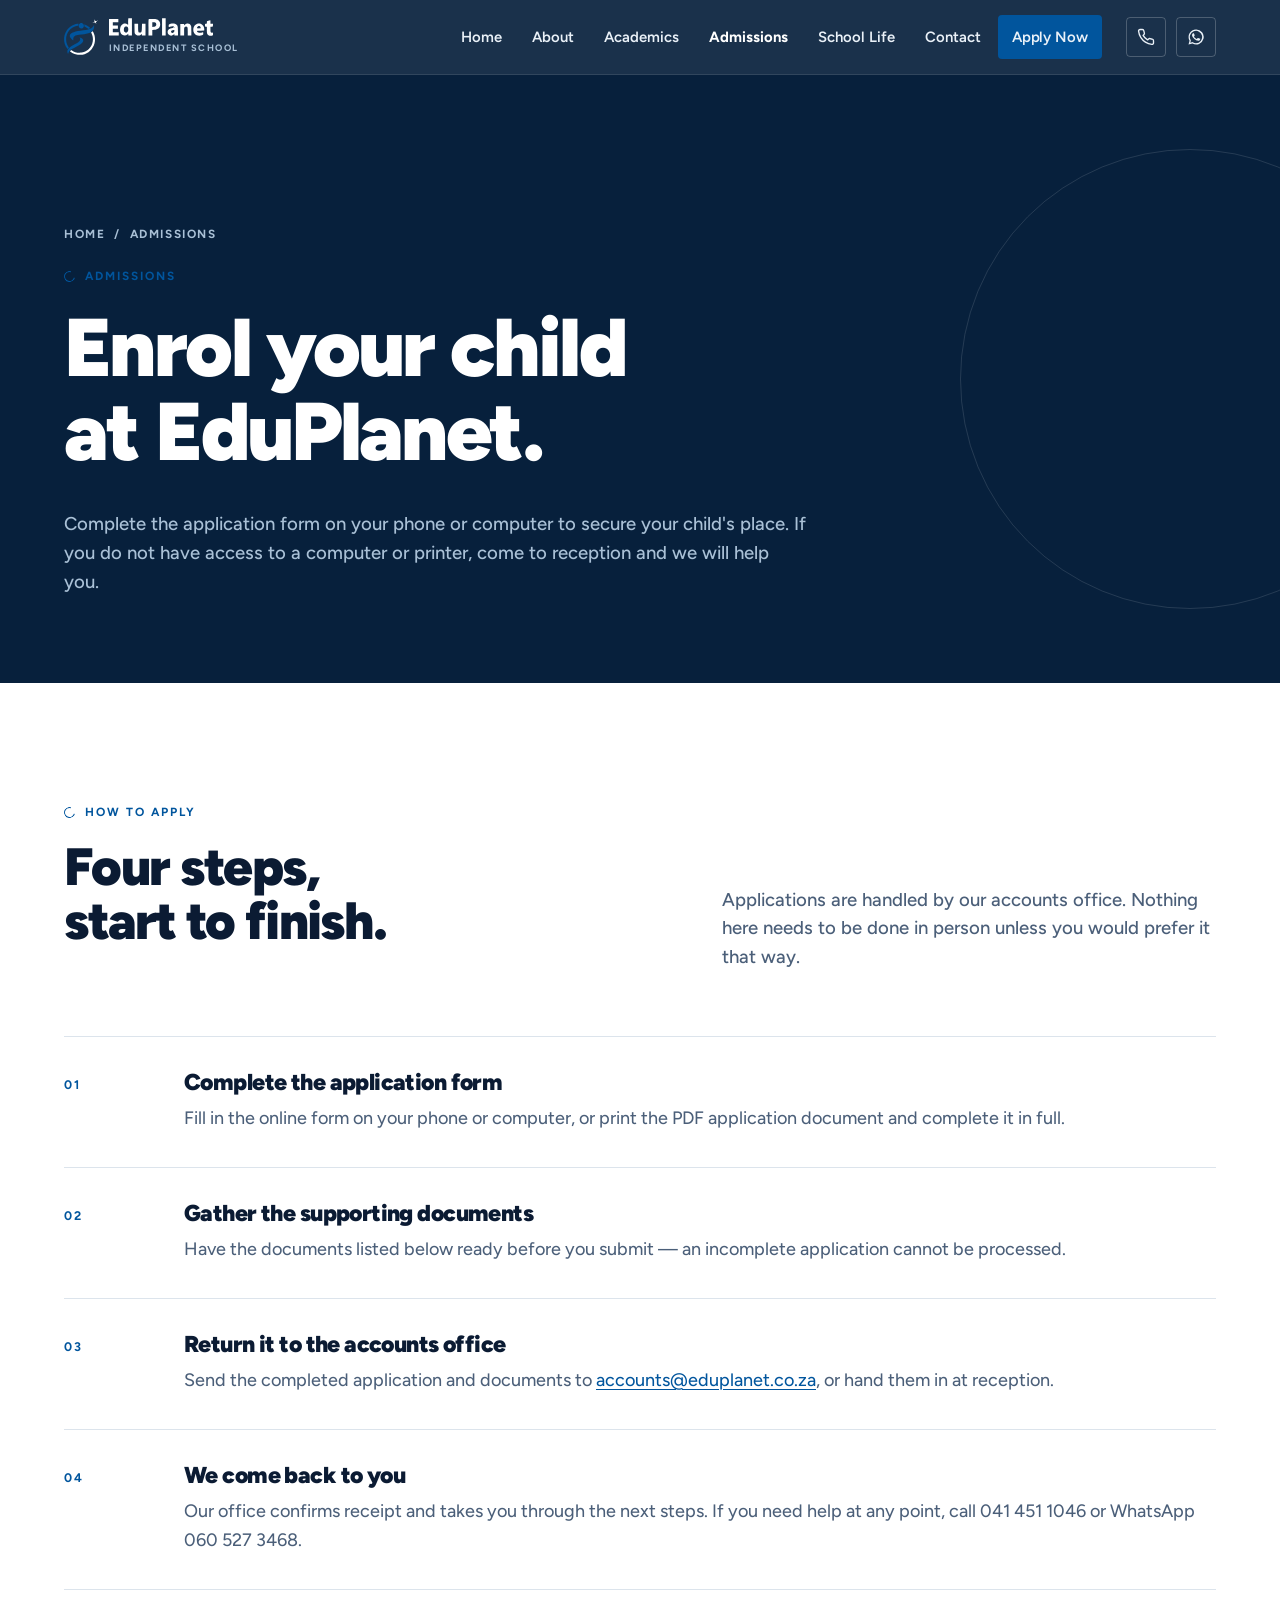
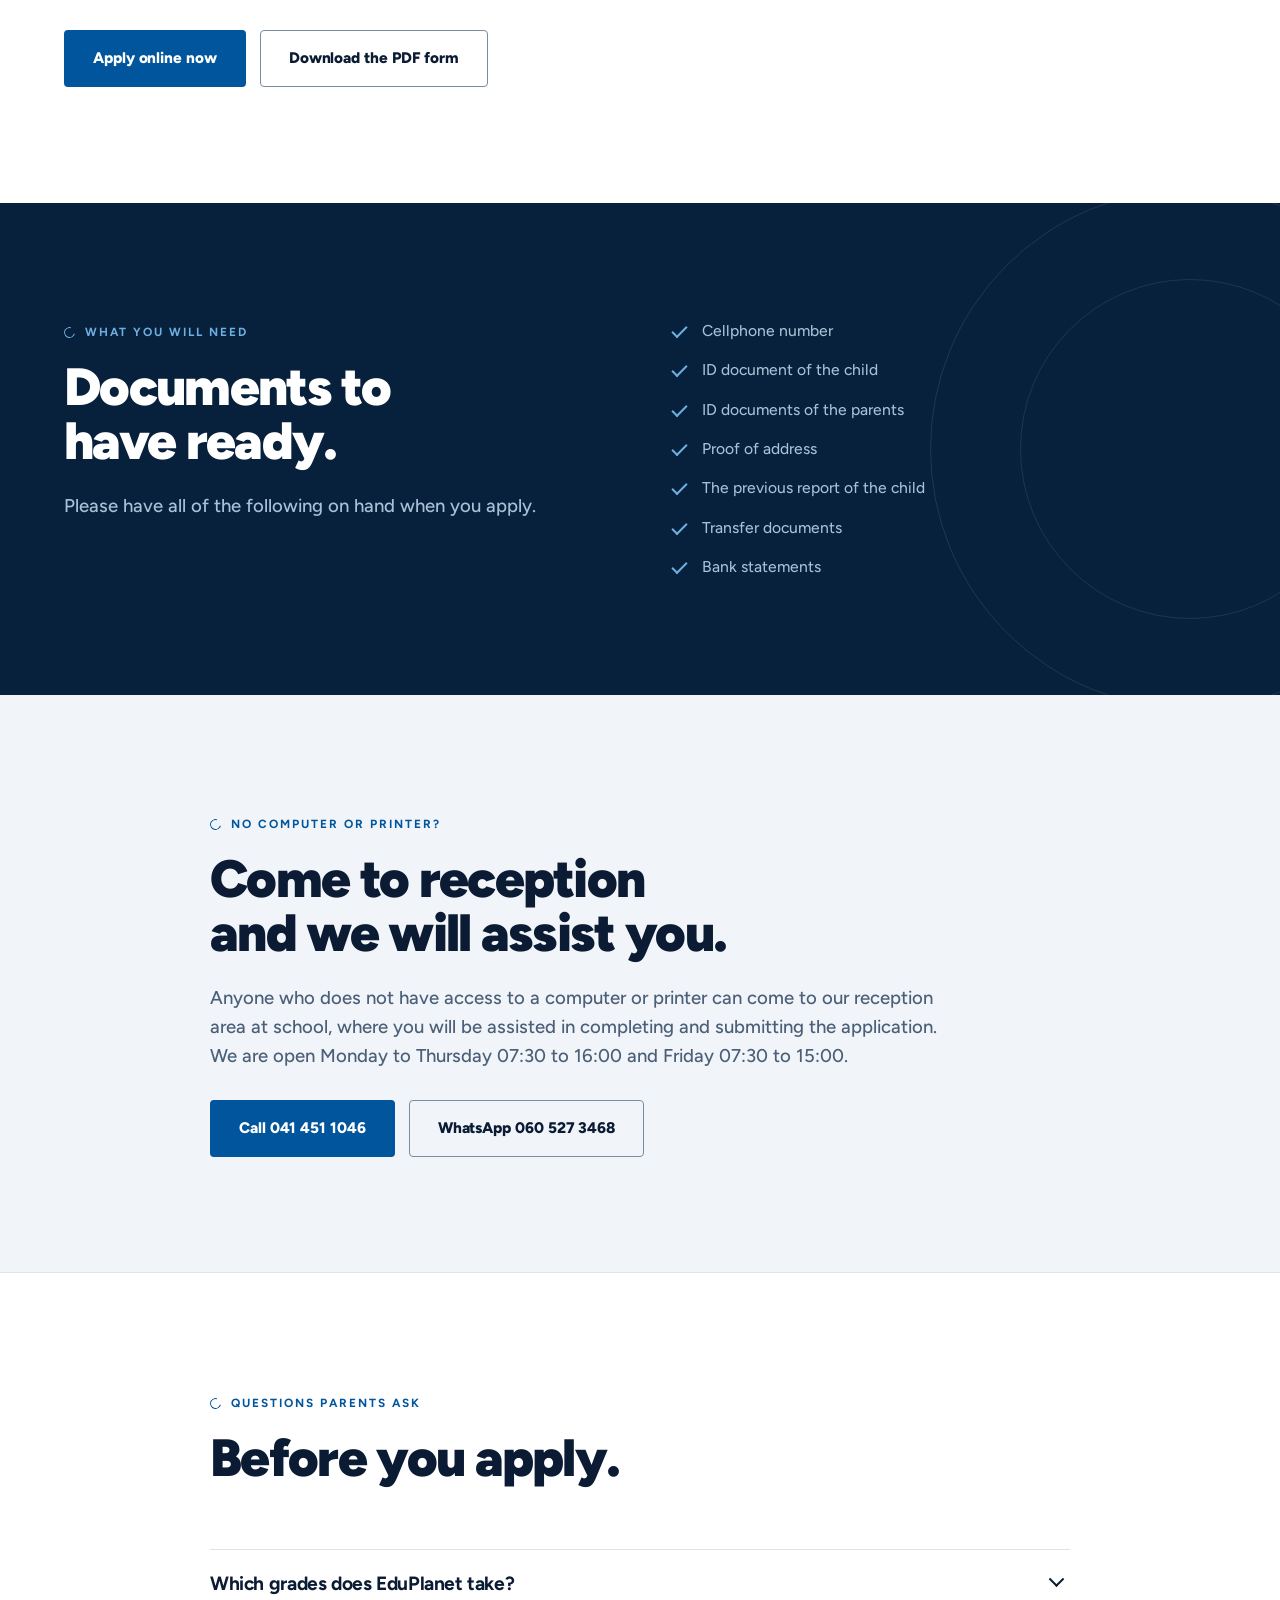
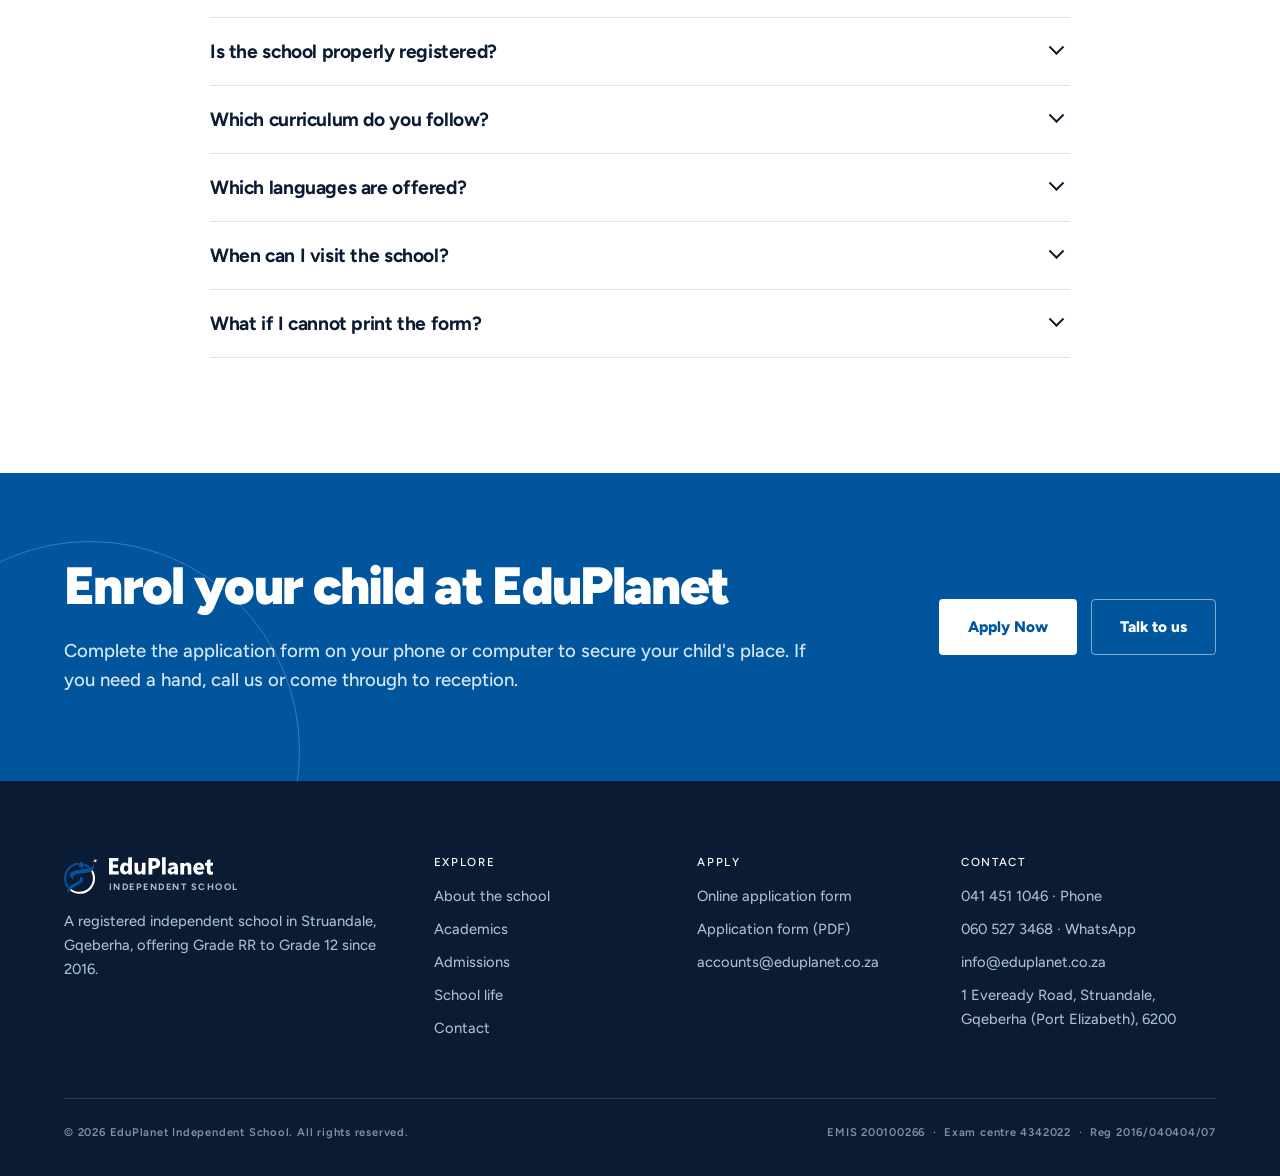
<file: admissions.html>
<!doctype html>
<html lang="en-ZA">
<head>
<meta charset="utf-8">
<meta name="viewport" content="width=device-width, initial-scale=1">
<title>Admissions — EduPlanet Independent School</title>
<meta name="description" content="How to apply to EduPlanet Independent School: the online application form, the documents you need, and where to send them.">
<meta name="theme-color" content="#07203C">
<link rel="icon" href="assets/img/favicon.svg" type="image/svg+xml">
<meta property="og:type" content="website">
<meta property="og:site_name" content="EduPlanet Independent School">
<meta property="og:title" content="Admissions — EduPlanet Independent School">
<meta property="og:description" content="How to apply to EduPlanet Independent School: the online application form, the documents you need, and where to send them.">
<!-- DEPLOY STEP: replace with the live absolute URLs once the domain is live -->
<meta property="og:url" content="https://eduplanet.co.za/admissions.html">
<meta property="og:image" content="https://eduplanet.co.za/assets/img/hero-poster.jpg">
<script>
document.documentElement.className += " js";
setTimeout(function () {
  if (!window.__epReady) {
    document.documentElement.className =
      document.documentElement.className.replace(/\bjs\b/, "");
  }
}, 4000);
</script>
<!-- The typeface is self-hosted, so there is no third-party font request to
     block rendering or to fail on a filtered network. -->
<link rel="preload" href="assets/fonts/figtree-variable.woff2" as="font" type="font/woff2" crossorigin>
<link rel="stylesheet" href="assets/css/styles.css">
</head>
<body>
<svg class="sprite" aria-hidden="true" focusable="false"><symbol id="ep-mark" viewBox="0 0 351 369"><g transform="translate(0.000000,369.000000) scale(0.100000,-0.100000)" fill="currentColor" stroke="none">
    <path d="M3110 3684 c0 -3 10 -37 21 -76 42 -137 16 -202 -106 -265 -41 -21
-75 -42 -75 -47 0 -4 8 -5 18 -1 46 19 151 45 180 45 59 0 129 -57 171 -137
24 -48 28 -20 5 42 -45 125 -27 170 105 253 94 58 94 63 -3 27 -142 -53 -202
-30 -276 108 -28 52 -40 67 -40 51z M2925 2419 c-17 -17 -51 -46 -77 -66 l-48
-34 39 -77 c169 -337 195 -740 70 -1100 -136 -395 -477 -734 -860 -856 -173
-54 -219 -61 -444 -61 -199 0 -216 2 -320 28 -179 47 -312 107 -462 208 -40
27 -76 49 -80 49 -13 0 -143 -134 -143 -147 0 -18 203 -149 313 -202 121 -59
249 -102 390 -133 138 -30 462 -32 602 -4 614 123 1090 576 1249 1186 99 379
45 820 -142 1164 -45 83 -49 85 -87 45z"/>
  </g>
  <g transform="translate(0.000000,369.000000) scale(0.100000,-0.100000)" fill="#01559D" stroke="none">
    <path d="M1672 3258 c-90 -44 -162 -158 -162 -258 0 -205 232 -343 410 -244
199 111 178 421 -34 509 -52 22 -161 19 -214 -7z M1405 3209 c-523 -66 -998
-408 -1230 -884 -267 -548 -217 -1166 134 -1652 51 -72 55 -73 84 -35 12 15
41 48 64 73 24 25 43 48 43 51 0 3 -21 36 -46 74 -95 142 -163 299 -205 479
-31 131 -35 440 -7 570 128 591 599 1042 1160 1110 l56 7 7 47 c3 25 17 70 31
100 24 54 21 73 -11 70 -5 -1 -41 -5 -80 -10z M2095 3130 c-3 -5 -1 -28 5 -51
6 -23 10 -68 9 -101 l-3 -60 56 -23 c73 -30 175 -90 268 -158 l75 -55 70 25
c92 33 125 51 124 66 -2 32 -241 208 -376 276 -55 27 -207 91 -218 91 -2 0 -7
-4 -10 -10z M3058 3019 c-158 -282 -432 -404 -1063 -474 -875 -96 -1315 -258
-1391 -511 -36 -119 17 -244 170 -402 65 -68 165 -152 179 -152 4 0 6 51 6
113 -1 211 64 325 235 407 142 68 257 89 621 115 747 52 1153 250 1271 619 28
87 37 274 17 325 -9 23 -11 21 -45 -40z M1600 1786 c0 -7 6 -19 14 -25 57 -47
71 -194 26 -281 -58 -114 -155 -186 -481 -358 -366 -193 -505 -288 -652 -441
-121 -128 -162 -212 -161 -331 0 -89 24 -174 64 -222 l18 -23 15 53 c34 112
96 212 191 308 105 105 146 130 409 255 658 311 925 518 944 729 16 173 -104
288 -359 344 -20 5 -28 2 -28 -8z"/>
  </g></symbol><symbol id="ep-word" viewBox="0 0 490 83"><g transform="translate(0.000000,83.000000) scale(0.100000,-0.100000)" fill="currentColor" stroke="none">
    <path d="M905 757 c-4 -40 -5 -110 -3 -155 2 -45 1 -82 -1 -82 -2 0 -19 14
-38 30 -46 41 -134 45 -204 10 -170 -87 -189 -402 -32 -514 74 -52 173 -48
241 10 l42 36 0 -36 0 -36 85 0 85 0 0 405 0 405 -84 0 -84 0 -7 -73z m-41
-336 c47 -40 59 -136 27 -208 -38 -82 -124 -89 -175 -13 -21 32 -22 140 -1
185 29 60 101 77 149 36z M2500 425 l0 -405 85 0 85 0 0 405 0 405 -85 0 -85
0 0 -405z M0 405 l0 -385 230 0 230 0 0 75 0 75 -140 0 -140 0 0 80 0 80 120
0 120 0 0 75 0 75 -120 0 -120 0 0 80 0 80 130 0 130 0 0 75 0 75 -220 0 -220
0 0 -385z M1873 783 c-10 -4 -13 -90 -13 -384 l0 -379 90 0 90 0 0 129 0 128
89 6 c187 12 284 103 283 266 -1 123 -74 209 -195 230 -63 11 -320 14 -344 4z
m301 -153 c58 -22 74 -119 28 -171 -24 -27 -36 -32 -95 -36 l-67 -6 0 112 0
111 54 0 c30 0 66 -4 80 -10z M4680 706 l-65 -23 -3 -56 c-3 -57 -3 -57 -35
-57 -51 0 -58 -10 -55 -76 l3 -59 43 -3 42 -3 0 -147 c0 -172 13 -214 76 -252
42 -26 136 -32 187 -12 25 11 27 15 27 72 l0 60 -40 -2 c-71 -3 -80 15 -80
158 l0 123 58 3 57 3 3 68 3 67 -61 0 -60 0 0 80 c0 93 3 91 -100 56z M2905
565 c-27 -8 -53 -14 -57 -15 -22 -1 -38 -36 -38 -81 0 -58 13 -68 58 -45 101
52 212 33 212 -37 0 -10 -21 -16 -82 -20 -153 -12 -238 -81 -238 -192 0 -152
179 -223 293 -117 l27 26 0 -32 0 -32 85 0 85 0 0 183 c0 212 -10 264 -63 315
-60 58 -174 77 -282 47z m175 -325 c0 -75 -72 -131 -125 -96 -73 48 -16 121
98 125 24 1 27 -3 27 -29z M3640 565 c-26 -8 -57 -26 -70 -40 -31 -33 -38 -32
-32 5 l4 30 -91 0 -91 0 0 -270 0 -270 90 0 90 0 0 176 c0 160 2 179 20 204
36 51 114 47 139 -6 7 -16 11 -91 11 -199 l0 -175 85 0 85 0 0 208 c0 180 -3
212 -19 247 -41 89 -120 121 -221 90z M4157 566 c-90 -33 -150 -98 -174 -188
-36 -143 12 -285 117 -338 80 -41 216 -43 306 -5 33 14 34 15 34 73 0 73 -2
75 -53 51 -81 -36 -194 -20 -231 33 -32 46 -27 47 157 50 l172 3 3 43 c14 197
-156 340 -331 278z m126 -118 c19 -15 49 -83 40 -92 -8 -8 -168 -8 -176 0 -10
11 15 64 40 84 29 23 71 26 96 8z M1202 353 c3 -203 5 -221 25 -259 55 -103
230 -114 305 -21 17 22 18 22 18 -15 l0 -38 85 0 85 0 0 275 0 276 -82 -3 -83
-3 -5 -175 c-6 -211 -18 -241 -97 -240 -69 1 -83 45 -82 265 l1 150 -87 3 -86
3 3 -218z"/>
  </g></symbol></svg>
<a class="skip" href="#main">Skip to content</a>

<header class="header">
  <div class="wrap">
    <div class="header__bar">
      <a class="brand" href="index.html" aria-label="EduPlanet Independent School, home">
        <svg class="brand__mark" aria-hidden="true"><use href="#ep-mark"/></svg>
        <span class="brand__text">
          <svg class="brand__word" aria-hidden="true"><use href="#ep-word"/></svg>
          <span class="brand__sub">Independent School</span>
        </span>
      </a>

      <nav class="nav" id="site-nav" aria-label="Main">
          <a href="index.html">Home</a>
          <a href="about.html">About</a>
          <a href="academics.html">Academics</a>
          <a href="admissions.html" aria-current="page">Admissions</a>
          <a href="school-life.html">School Life</a>
          <a href="contact.html">Contact</a>
          <a class="btn btn--primary" href="https://docs.google.com/forms/d/e/1FAIpQLScvcPgIQBKiv7iKn_6qZiruPIOeQ464HQEsWTzH6ri8QJT2MA/viewform" target="_blank" rel="noopener">Apply Now</a>
      </nav>

      <div class="header__cta">
        <a class="icon-link" href="tel:+27414511046" aria-label="Call the school on 041 451 1046"><svg viewBox="0 0 24 24" fill="none" stroke="currentColor" stroke-width="1.8" stroke-linecap="round" stroke-linejoin="round" aria-hidden="true"><path d="M22 16.9v3a2 2 0 0 1-2.2 2 19.8 19.8 0 0 1-8.6-3.1 19.5 19.5 0 0 1-6-6A19.8 19.8 0 0 1 2.1 4.2 2 2 0 0 1 4.1 2h3a2 2 0 0 1 2 1.7c.1 1 .4 1.9.7 2.8a2 2 0 0 1-.5 2.1L8.1 9.9a16 16 0 0 0 6 6l1.3-1.2a2 2 0 0 1 2.1-.5c.9.3 1.8.6 2.8.7a2 2 0 0 1 1.7 2Z"/></svg></a>
        <a class="icon-link" href="https://wa.me/27605273468" target="_blank" rel="noopener" aria-label="Message the school on WhatsApp"><svg viewBox="0 0 24 24" fill="currentColor" aria-hidden="true"><path d="M12 2a10 10 0 0 0-8.6 15L2 22l5.2-1.4A10 10 0 1 0 12 2Zm0 18.2a8.2 8.2 0 0 1-4.2-1.2l-.3-.2-3.1.8.8-3-.2-.3A8.2 8.2 0 1 1 12 20.2Zm4.5-6.1c-.2-.1-1.5-.7-1.7-.8s-.4-.1-.6.1-.6.8-.8 1-.3.2-.6.1a6.7 6.7 0 0 1-2-1.2 7.4 7.4 0 0 1-1.4-1.7c-.1-.3 0-.4.1-.6l.4-.5.3-.5v-.5c0-.2-.6-1.5-.8-2s-.4-.4-.6-.4h-.5a1 1 0 0 0-.7.3 3 3 0 0 0-.9 2.2 5.2 5.2 0 0 0 1.1 2.7 11.9 11.9 0 0 0 4.6 4 8.6 8.6 0 0 0 1.5.5 3.7 3.7 0 0 0 1.7.1 2.8 2.8 0 0 0 1.8-1.3 2.3 2.3 0 0 0 .2-1.3c-.1-.1-.3-.2-.5-.3Z"/></svg></a>
        <button class="nav-toggle" type="button" aria-expanded="false" aria-controls="site-nav" aria-label="Menu">
          <svg class="icon-open" viewBox="0 0 24 24" fill="none" stroke="currentColor" stroke-width="2" stroke-linecap="round" aria-hidden="true"><path d="M3 6h18M3 12h18M3 18h18"/></svg>
          <svg class="icon-close" viewBox="0 0 24 24" fill="none" stroke="currentColor" stroke-width="2" stroke-linecap="round" aria-hidden="true"><path d="M5 5l14 14M19 5L5 19"/></svg>
        </button>
      </div>
    </div>
  </div>
</header>

<main id="main" tabindex="-1">

<section class="pagehead">
  <div class="wrap">
    <p class="crumbs"><a href="index.html">Home</a> &nbsp;/&nbsp; Admissions</p>
    <p class="eyebrow">Admissions</p>
    <h1>Enrol your child at EduPlanet.</h1>
    <p class="lede">Complete the application form on your phone or computer to secure your child's place. If you do not have access to a computer or printer, come to reception and we will help you.</p>
  </div>
</section>

<section class="band band--paper">
  <div class="wrap">
    <div class="section-head section-head--split reveal">
      <div>
        <p class="eyebrow">How to apply</p>
        <h2>Four steps, start to finish.</h2>
      </div>
      <p class="lede">Applications are handled by our accounts office. Nothing here needs to be done in person unless you would prefer it that way.</p>
    </div>

    <div class="steps reveal">
      <div class="step">
        <div class="step__n"></div>
        <div>
          <h3>Complete the application form</h3>
          <p>Fill in the online form on your phone or computer, or print the PDF application document and complete it in full.</p>
        </div>
      </div>
      <div class="step">
        <div class="step__n"></div>
        <div>
          <h3>Gather the supporting documents</h3>
          <p>Have the documents listed below ready before you submit &mdash; an incomplete application cannot be processed.</p>
        </div>
      </div>
      <div class="step">
        <div class="step__n"></div>
        <div>
          <h3>Return it to the accounts office</h3>
          <p>Send the completed application and documents to <a href="mailto:accounts@eduplanet.co.za">accounts@eduplanet.co.za</a>, or hand them in at reception.</p>
        </div>
      </div>
      <div class="step">
        <div class="step__n"></div>
        <div>
          <h3>We come back to you</h3>
          <p>Our office confirms receipt and takes you through the next steps. If you need help at any point, call 041 451 1046 or WhatsApp 060 527 3468.</p>
        </div>
      </div>
    </div>

    <div class="btn-row" style="margin-top:40px">
      <a class="btn btn--primary" href="https://docs.google.com/forms/d/e/1FAIpQLScvcPgIQBKiv7iKn_6qZiruPIOeQ464HQEsWTzH6ri8QJT2MA/viewform" target="_blank" rel="noopener">Apply online now</a>
      <a class="btn btn--ghost" href="https://eduplanet.co.za/wp-content/uploads/2023/08/Eduplanet-Application-Form-2024.pdf" target="_blank" rel="noopener">Download the PDF form</a>
    </div>
  </div>
</section>

<section class="band band--navy">
  <div class="wrap">
    <div class="split reveal" style="align-items:start">
      <div>
        <p class="eyebrow">What you will need</p>
        <h2>Documents to have ready.</h2>
        <p class="lede">Please have all of the following on hand when you apply.</p>
      </div>
      <ul class="ticks" style="gap:14px">
        <li>Cellphone number</li>
        <li>ID document of the child</li>
        <li>ID documents of the parents</li>
        <li>Proof of address</li>
        <li>The previous report of the child</li>
        <li>Transfer documents</li>
        <li>Bank statements</li>
      </ul>
    </div>
  </div>
</section>

<section class="band band--tint">
  <div class="wrap wrap--narrow">
    <div class="section-head reveal" style="margin-bottom:0">
      <p class="eyebrow">No computer or printer?</p>
      <h2>Come to reception and we will assist you.</h2>
      <p class="lede">Anyone who does not have access to a computer or printer can come to our reception area at school, where you will be assisted in completing and submitting the application. We are open Monday to Thursday 07:30 to 16:00 and Friday 07:30 to 15:00.</p>
      <div class="btn-row" style="margin-top:30px">
        <a class="btn btn--primary" href="tel:+27414511046">Call 041 451 1046</a>
        <a class="btn btn--ghost" href="https://wa.me/27605273468" target="_blank" rel="noopener">WhatsApp 060 527 3468</a>
      </div>
    </div>
  </div>
</section>

<section class="band band--paper">
  <div class="wrap wrap--narrow">
    <div class="section-head reveal">
      <p class="eyebrow">Questions parents ask</p>
      <h2>Before you apply.</h2>
    </div>

    <div class="faq reveal">
      <div class="faq__item">
        <button class="faq__q" type="button" aria-expanded="false" aria-controls="faq1">Which grades does EduPlanet take?</button>
        <div class="faq__a" id="faq1" hidden>
          <p>Grade RR through to Grade 12. We are registered with the Department of Education for the full range, so a child can join in the pre-primary year and stay with us until matric.</p>
        </div>
      </div>
      <div class="faq__item">
        <button class="faq__q" type="button" aria-expanded="false" aria-controls="faq2">Is the school properly registered?</button>
        <div class="faq__a" id="faq2" hidden>
          <p>Yes. EduPlanet is a registered independent school. Our Department of Education EMIS number is 200100266 and our examination centre number is 4342022. The company registration is 2016/040404/07. You are welcome to verify any of these.</p>
        </div>
      </div>
      <div class="faq__item">
        <button class="faq__q" type="button" aria-expanded="false" aria-controls="faq3">Which curriculum do you follow?</button>
        <div class="faq__a" id="faq3" hidden>
          <p>CAPS, the same national curriculum used across South African schools. Our learners are assessed through a private external examination board, which means the standard is set and marked independently of the school.</p>
        </div>
      </div>
      <div class="faq__item">
        <button class="faq__q" type="button" aria-expanded="false" aria-controls="faq4">Which languages are offered?</button>
        <div class="faq__a" id="faq4" hidden>
          <p>English Home Language throughout, with Afrikaans First Additional Language from the Foundation Phase. In Grades 10 to 12 a learner takes either Afrikaans Additional Language or IsiXhosa Additional Language.</p>
        </div>
      </div>
      <div class="faq__item">
        <button class="faq__q" type="button" aria-expanded="false" aria-controls="faq5">When can I visit the school?</button>
        <div class="faq__a" id="faq5" hidden>
          <p>Reception is open Monday to Thursday from 07:30 to 16:00, and Friday from 07:30 to 15:00. We are at 1 Eveready Road, Struandale. Call 041 451 1046 or WhatsApp 060 527 3468 if you would like us to expect you.</p>
        </div>
      </div>
      <div class="faq__item">
        <button class="faq__q" type="button" aria-expanded="false" aria-controls="faq6">What if I cannot print the form?</button>
        <div class="faq__a" id="faq6" hidden>
          <p>Use the online application form on your phone, or come to our reception area at school and we will assist you in completing and submitting the application from start to finish.</p>
        </div>
      </div>
    </div>
  </div>
</section>

<section class="cta">
  <div class="wrap">
    <div class="cta__inner reveal">
      <div>
        <h2>Enrol your child at EduPlanet</h2>
        <p class="lede" style="color:#D6E7F6">Complete the application form on your phone or computer to secure your child's place. If you need a hand, call us or come through to reception.</p>
      </div>
      <div class="btn-row">
        <a class="btn btn--primary" href="https://docs.google.com/forms/d/e/1FAIpQLScvcPgIQBKiv7iKn_6qZiruPIOeQ464HQEsWTzH6ri8QJT2MA/viewform" target="_blank" rel="noopener">Apply Now</a>
        <a class="btn btn--on-dark" href="contact.html">Talk to us</a>
      </div>
    </div>
  </div>
</section>
</main>

<footer class="footer">
  <div class="wrap">
    <div class="footer__grid">
      <div>
        <a class="brand" href="index.html" aria-label="EduPlanet Independent School, home">
        <svg class="brand__mark" aria-hidden="true"><use href="#ep-mark"/></svg>
        <span class="brand__text">
          <svg class="brand__word" aria-hidden="true"><use href="#ep-word"/></svg>
          <span class="brand__sub">Independent School</span>
        </span>
      </a>
        <p>A registered independent school in Struandale, Gqeberha, offering Grade&nbsp;RR to Grade&nbsp;12 since 2016.</p>
      </div>

      <div>
        <h3>Explore</h3>
        <ul>
          <li><a href="about.html">About the school</a></li>
          <li><a href="academics.html">Academics</a></li>
          <li><a href="admissions.html">Admissions</a></li>
          <li><a href="school-life.html">School life</a></li>
          <li><a href="contact.html">Contact</a></li>
        </ul>
      </div>

      <div>
        <h3>Apply</h3>
        <ul>
          <li><a href="https://docs.google.com/forms/d/e/1FAIpQLScvcPgIQBKiv7iKn_6qZiruPIOeQ464HQEsWTzH6ri8QJT2MA/viewform" target="_blank" rel="noopener">Online application form</a></li>
          <li><a href="https://eduplanet.co.za/wp-content/uploads/2023/08/Eduplanet-Application-Form-2024.pdf" target="_blank" rel="noopener">Application form (PDF)</a></li>
          <li><a href="mailto:accounts@eduplanet.co.za">accounts@eduplanet.co.za</a></li>
        </ul>
      </div>

      <div>
        <h3>Contact</h3>
        <ul>
          <li><a href="tel:+27414511046">041 451 1046</a> <span aria-hidden="true">·</span> Phone</li>
          <li><a href="https://wa.me/27605273468" target="_blank" rel="noopener">060 527 3468</a> <span aria-hidden="true">·</span> WhatsApp</li>
          <li><a href="mailto:info@eduplanet.co.za">info@eduplanet.co.za</a></li>
          <li><a href="https://www.google.com/maps/search/?api=1&query=1+Eveready+Road+Struandale+Gqeberha+6200" target="_blank" rel="noopener">1 Eveready Road, Struandale, Gqeberha (Port Elizabeth), 6200</a></li>
        </ul>
      </div>
    </div>

    <div class="footer__legal">
      <span>&copy; <span id="year">2026</span> EduPlanet Independent School. All rights reserved.</span>
      <span>EMIS 200100266 &nbsp;·&nbsp; Exam centre 4342022 &nbsp;·&nbsp; Reg 2016/040404/07</span>
    </div>
  </div>
</footer>

<script src="assets/js/main.js" defer
        onerror="document.documentElement.className=document.documentElement.className.replace(/\bjs\b/,'')"></script>
</body>
</html>
</file>
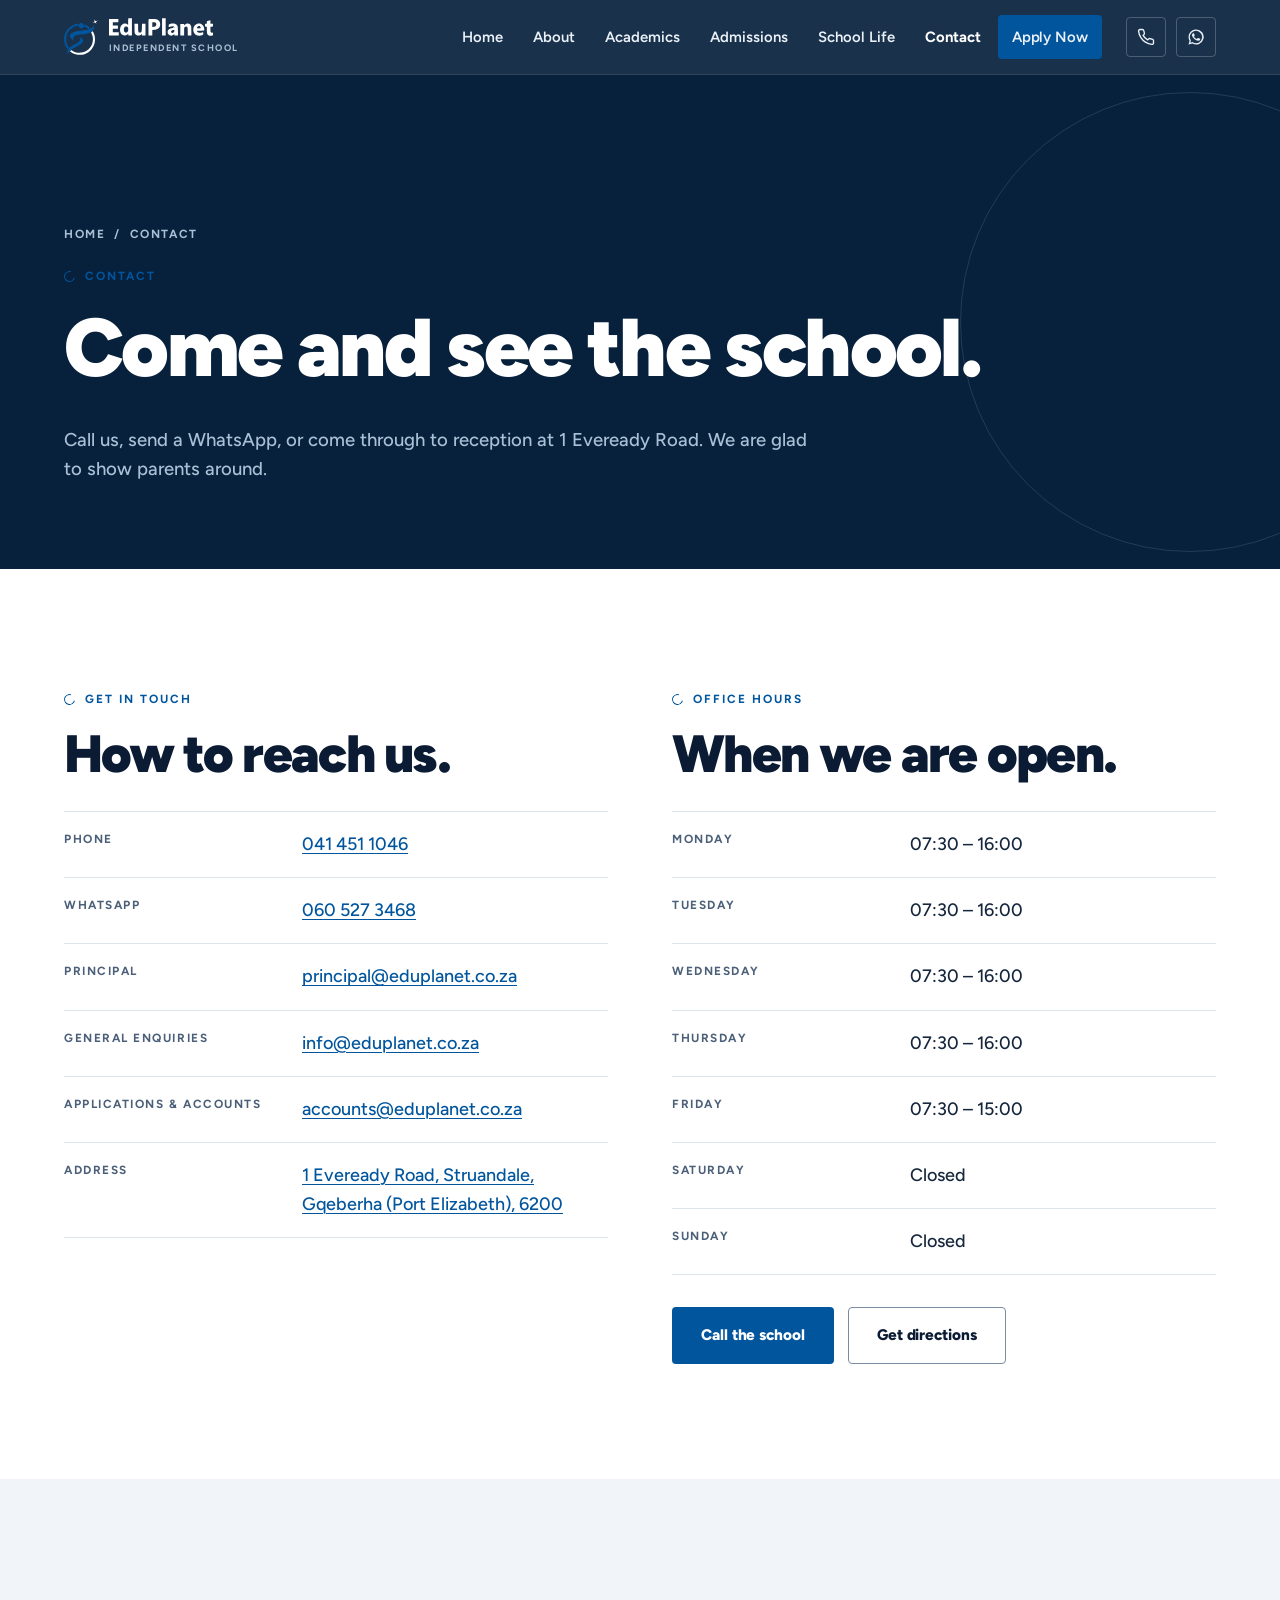
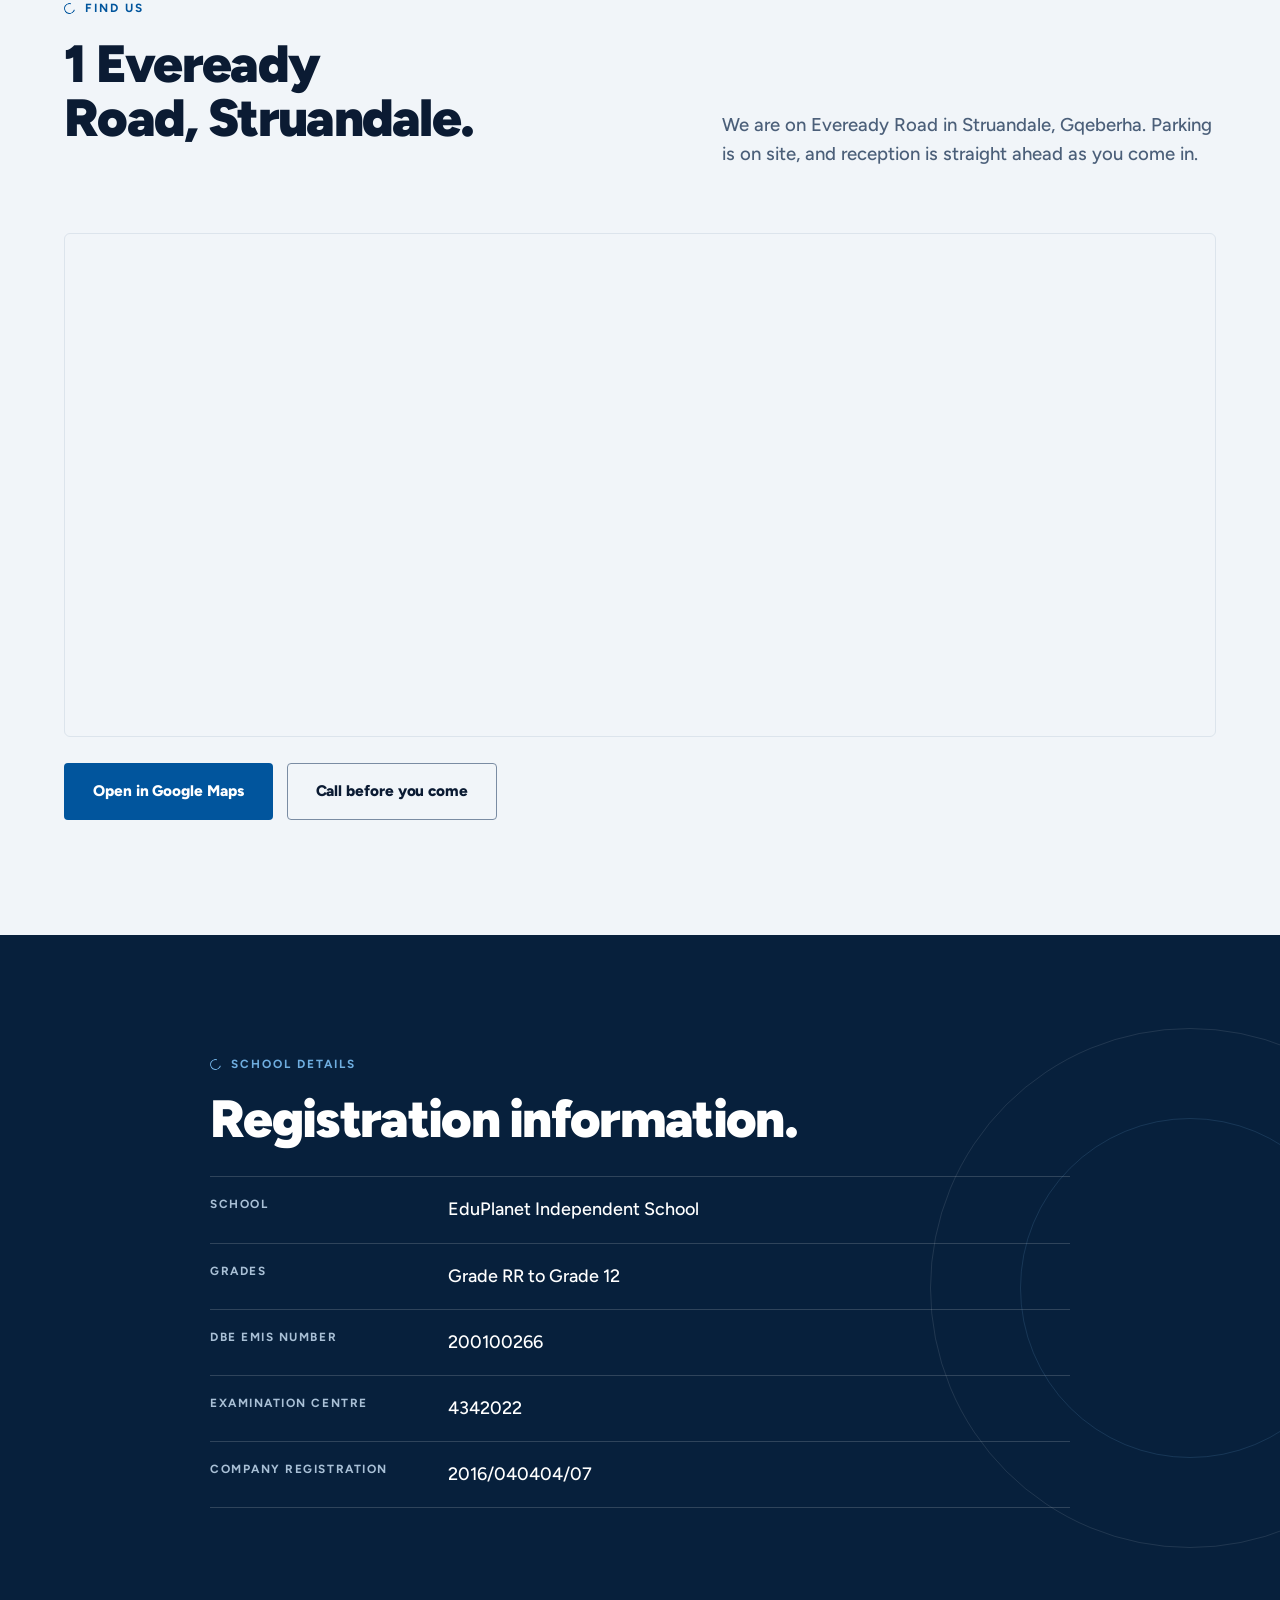
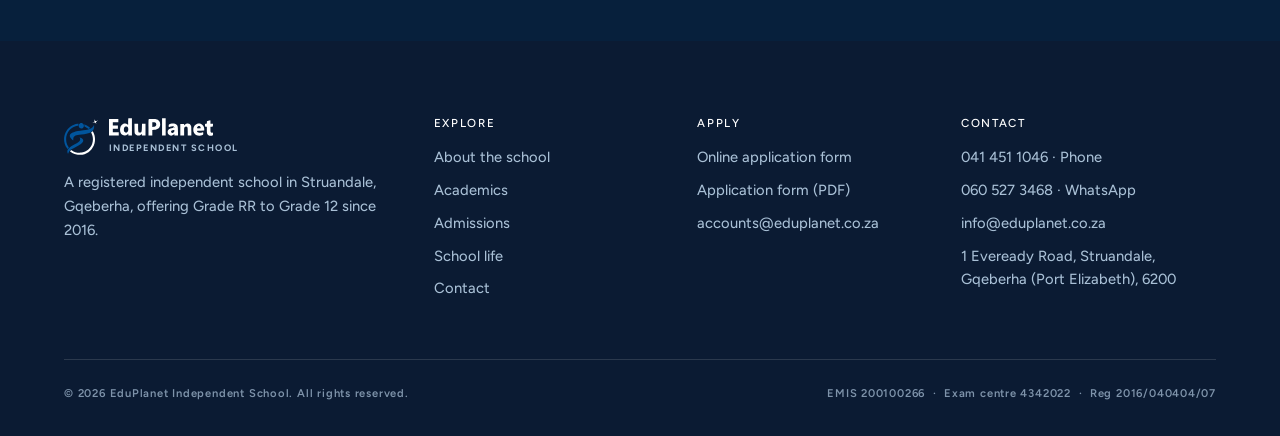
<file: contact.html>
<!doctype html>
<html lang="en-ZA">
<head>
<meta charset="utf-8">
<meta name="viewport" content="width=device-width, initial-scale=1">
<title>Contact — EduPlanet Independent School</title>
<meta name="description" content="Contact EduPlanet Independent School: 041 451 1046, WhatsApp 060 527 3468, 1 Eveready Road, Struandale, Gqeberha.">
<meta name="theme-color" content="#07203C">
<link rel="icon" href="assets/img/favicon.svg" type="image/svg+xml">
<meta property="og:type" content="website">
<meta property="og:site_name" content="EduPlanet Independent School">
<meta property="og:title" content="Contact — EduPlanet Independent School">
<meta property="og:description" content="Contact EduPlanet Independent School: 041 451 1046, WhatsApp 060 527 3468, 1 Eveready Road, Struandale, Gqeberha.">
<!-- DEPLOY STEP: replace with the live absolute URLs once the domain is live -->
<meta property="og:url" content="https://eduplanet.co.za/contact.html">
<meta property="og:image" content="https://eduplanet.co.za/assets/img/hero-poster.jpg">
<script>
document.documentElement.className += " js";
setTimeout(function () {
  if (!window.__epReady) {
    document.documentElement.className =
      document.documentElement.className.replace(/\bjs\b/, "");
  }
}, 4000);
</script>
<!-- The typeface is self-hosted, so there is no third-party font request to
     block rendering or to fail on a filtered network. -->
<link rel="preload" href="assets/fonts/figtree-variable.woff2" as="font" type="font/woff2" crossorigin>
<link rel="stylesheet" href="assets/css/styles.css">
</head>
<body>
<svg class="sprite" aria-hidden="true" focusable="false"><symbol id="ep-mark" viewBox="0 0 351 369"><g transform="translate(0.000000,369.000000) scale(0.100000,-0.100000)" fill="currentColor" stroke="none">
    <path d="M3110 3684 c0 -3 10 -37 21 -76 42 -137 16 -202 -106 -265 -41 -21
-75 -42 -75 -47 0 -4 8 -5 18 -1 46 19 151 45 180 45 59 0 129 -57 171 -137
24 -48 28 -20 5 42 -45 125 -27 170 105 253 94 58 94 63 -3 27 -142 -53 -202
-30 -276 108 -28 52 -40 67 -40 51z M2925 2419 c-17 -17 -51 -46 -77 -66 l-48
-34 39 -77 c169 -337 195 -740 70 -1100 -136 -395 -477 -734 -860 -856 -173
-54 -219 -61 -444 -61 -199 0 -216 2 -320 28 -179 47 -312 107 -462 208 -40
27 -76 49 -80 49 -13 0 -143 -134 -143 -147 0 -18 203 -149 313 -202 121 -59
249 -102 390 -133 138 -30 462 -32 602 -4 614 123 1090 576 1249 1186 99 379
45 820 -142 1164 -45 83 -49 85 -87 45z"/>
  </g>
  <g transform="translate(0.000000,369.000000) scale(0.100000,-0.100000)" fill="#01559D" stroke="none">
    <path d="M1672 3258 c-90 -44 -162 -158 -162 -258 0 -205 232 -343 410 -244
199 111 178 421 -34 509 -52 22 -161 19 -214 -7z M1405 3209 c-523 -66 -998
-408 -1230 -884 -267 -548 -217 -1166 134 -1652 51 -72 55 -73 84 -35 12 15
41 48 64 73 24 25 43 48 43 51 0 3 -21 36 -46 74 -95 142 -163 299 -205 479
-31 131 -35 440 -7 570 128 591 599 1042 1160 1110 l56 7 7 47 c3 25 17 70 31
100 24 54 21 73 -11 70 -5 -1 -41 -5 -80 -10z M2095 3130 c-3 -5 -1 -28 5 -51
6 -23 10 -68 9 -101 l-3 -60 56 -23 c73 -30 175 -90 268 -158 l75 -55 70 25
c92 33 125 51 124 66 -2 32 -241 208 -376 276 -55 27 -207 91 -218 91 -2 0 -7
-4 -10 -10z M3058 3019 c-158 -282 -432 -404 -1063 -474 -875 -96 -1315 -258
-1391 -511 -36 -119 17 -244 170 -402 65 -68 165 -152 179 -152 4 0 6 51 6
113 -1 211 64 325 235 407 142 68 257 89 621 115 747 52 1153 250 1271 619 28
87 37 274 17 325 -9 23 -11 21 -45 -40z M1600 1786 c0 -7 6 -19 14 -25 57 -47
71 -194 26 -281 -58 -114 -155 -186 -481 -358 -366 -193 -505 -288 -652 -441
-121 -128 -162 -212 -161 -331 0 -89 24 -174 64 -222 l18 -23 15 53 c34 112
96 212 191 308 105 105 146 130 409 255 658 311 925 518 944 729 16 173 -104
288 -359 344 -20 5 -28 2 -28 -8z"/>
  </g></symbol><symbol id="ep-word" viewBox="0 0 490 83"><g transform="translate(0.000000,83.000000) scale(0.100000,-0.100000)" fill="currentColor" stroke="none">
    <path d="M905 757 c-4 -40 -5 -110 -3 -155 2 -45 1 -82 -1 -82 -2 0 -19 14
-38 30 -46 41 -134 45 -204 10 -170 -87 -189 -402 -32 -514 74 -52 173 -48
241 10 l42 36 0 -36 0 -36 85 0 85 0 0 405 0 405 -84 0 -84 0 -7 -73z m-41
-336 c47 -40 59 -136 27 -208 -38 -82 -124 -89 -175 -13 -21 32 -22 140 -1
185 29 60 101 77 149 36z M2500 425 l0 -405 85 0 85 0 0 405 0 405 -85 0 -85
0 0 -405z M0 405 l0 -385 230 0 230 0 0 75 0 75 -140 0 -140 0 0 80 0 80 120
0 120 0 0 75 0 75 -120 0 -120 0 0 80 0 80 130 0 130 0 0 75 0 75 -220 0 -220
0 0 -385z M1873 783 c-10 -4 -13 -90 -13 -384 l0 -379 90 0 90 0 0 129 0 128
89 6 c187 12 284 103 283 266 -1 123 -74 209 -195 230 -63 11 -320 14 -344 4z
m301 -153 c58 -22 74 -119 28 -171 -24 -27 -36 -32 -95 -36 l-67 -6 0 112 0
111 54 0 c30 0 66 -4 80 -10z M4680 706 l-65 -23 -3 -56 c-3 -57 -3 -57 -35
-57 -51 0 -58 -10 -55 -76 l3 -59 43 -3 42 -3 0 -147 c0 -172 13 -214 76 -252
42 -26 136 -32 187 -12 25 11 27 15 27 72 l0 60 -40 -2 c-71 -3 -80 15 -80
158 l0 123 58 3 57 3 3 68 3 67 -61 0 -60 0 0 80 c0 93 3 91 -100 56z M2905
565 c-27 -8 -53 -14 -57 -15 -22 -1 -38 -36 -38 -81 0 -58 13 -68 58 -45 101
52 212 33 212 -37 0 -10 -21 -16 -82 -20 -153 -12 -238 -81 -238 -192 0 -152
179 -223 293 -117 l27 26 0 -32 0 -32 85 0 85 0 0 183 c0 212 -10 264 -63 315
-60 58 -174 77 -282 47z m175 -325 c0 -75 -72 -131 -125 -96 -73 48 -16 121
98 125 24 1 27 -3 27 -29z M3640 565 c-26 -8 -57 -26 -70 -40 -31 -33 -38 -32
-32 5 l4 30 -91 0 -91 0 0 -270 0 -270 90 0 90 0 0 176 c0 160 2 179 20 204
36 51 114 47 139 -6 7 -16 11 -91 11 -199 l0 -175 85 0 85 0 0 208 c0 180 -3
212 -19 247 -41 89 -120 121 -221 90z M4157 566 c-90 -33 -150 -98 -174 -188
-36 -143 12 -285 117 -338 80 -41 216 -43 306 -5 33 14 34 15 34 73 0 73 -2
75 -53 51 -81 -36 -194 -20 -231 33 -32 46 -27 47 157 50 l172 3 3 43 c14 197
-156 340 -331 278z m126 -118 c19 -15 49 -83 40 -92 -8 -8 -168 -8 -176 0 -10
11 15 64 40 84 29 23 71 26 96 8z M1202 353 c3 -203 5 -221 25 -259 55 -103
230 -114 305 -21 17 22 18 22 18 -15 l0 -38 85 0 85 0 0 275 0 276 -82 -3 -83
-3 -5 -175 c-6 -211 -18 -241 -97 -240 -69 1 -83 45 -82 265 l1 150 -87 3 -86
3 3 -218z"/>
  </g></symbol></svg>
<a class="skip" href="#main">Skip to content</a>

<header class="header">
  <div class="wrap">
    <div class="header__bar">
      <a class="brand" href="index.html" aria-label="EduPlanet Independent School, home">
        <svg class="brand__mark" aria-hidden="true"><use href="#ep-mark"/></svg>
        <span class="brand__text">
          <svg class="brand__word" aria-hidden="true"><use href="#ep-word"/></svg>
          <span class="brand__sub">Independent School</span>
        </span>
      </a>

      <nav class="nav" id="site-nav" aria-label="Main">
          <a href="index.html">Home</a>
          <a href="about.html">About</a>
          <a href="academics.html">Academics</a>
          <a href="admissions.html">Admissions</a>
          <a href="school-life.html">School Life</a>
          <a href="contact.html" aria-current="page">Contact</a>
          <a class="btn btn--primary" href="https://docs.google.com/forms/d/e/1FAIpQLScvcPgIQBKiv7iKn_6qZiruPIOeQ464HQEsWTzH6ri8QJT2MA/viewform" target="_blank" rel="noopener">Apply Now</a>
      </nav>

      <div class="header__cta">
        <a class="icon-link" href="tel:+27414511046" aria-label="Call the school on 041 451 1046"><svg viewBox="0 0 24 24" fill="none" stroke="currentColor" stroke-width="1.8" stroke-linecap="round" stroke-linejoin="round" aria-hidden="true"><path d="M22 16.9v3a2 2 0 0 1-2.2 2 19.8 19.8 0 0 1-8.6-3.1 19.5 19.5 0 0 1-6-6A19.8 19.8 0 0 1 2.1 4.2 2 2 0 0 1 4.1 2h3a2 2 0 0 1 2 1.7c.1 1 .4 1.9.7 2.8a2 2 0 0 1-.5 2.1L8.1 9.9a16 16 0 0 0 6 6l1.3-1.2a2 2 0 0 1 2.1-.5c.9.3 1.8.6 2.8.7a2 2 0 0 1 1.7 2Z"/></svg></a>
        <a class="icon-link" href="https://wa.me/27605273468" target="_blank" rel="noopener" aria-label="Message the school on WhatsApp"><svg viewBox="0 0 24 24" fill="currentColor" aria-hidden="true"><path d="M12 2a10 10 0 0 0-8.6 15L2 22l5.2-1.4A10 10 0 1 0 12 2Zm0 18.2a8.2 8.2 0 0 1-4.2-1.2l-.3-.2-3.1.8.8-3-.2-.3A8.2 8.2 0 1 1 12 20.2Zm4.5-6.1c-.2-.1-1.5-.7-1.7-.8s-.4-.1-.6.1-.6.8-.8 1-.3.2-.6.1a6.7 6.7 0 0 1-2-1.2 7.4 7.4 0 0 1-1.4-1.7c-.1-.3 0-.4.1-.6l.4-.5.3-.5v-.5c0-.2-.6-1.5-.8-2s-.4-.4-.6-.4h-.5a1 1 0 0 0-.7.3 3 3 0 0 0-.9 2.2 5.2 5.2 0 0 0 1.1 2.7 11.9 11.9 0 0 0 4.6 4 8.6 8.6 0 0 0 1.5.5 3.7 3.7 0 0 0 1.7.1 2.8 2.8 0 0 0 1.8-1.3 2.3 2.3 0 0 0 .2-1.3c-.1-.1-.3-.2-.5-.3Z"/></svg></a>
        <button class="nav-toggle" type="button" aria-expanded="false" aria-controls="site-nav" aria-label="Menu">
          <svg class="icon-open" viewBox="0 0 24 24" fill="none" stroke="currentColor" stroke-width="2" stroke-linecap="round" aria-hidden="true"><path d="M3 6h18M3 12h18M3 18h18"/></svg>
          <svg class="icon-close" viewBox="0 0 24 24" fill="none" stroke="currentColor" stroke-width="2" stroke-linecap="round" aria-hidden="true"><path d="M5 5l14 14M19 5L5 19"/></svg>
        </button>
      </div>
    </div>
  </div>
</header>

<main id="main" tabindex="-1">

<section class="pagehead">
  <div class="wrap">
    <p class="crumbs"><a href="index.html">Home</a> &nbsp;/&nbsp; Contact</p>
    <p class="eyebrow">Contact</p>
    <h1>Come and see the school.</h1>
    <p class="lede">Call us, send a WhatsApp, or come through to reception at 1 Eveready Road. We are glad to show parents around.</p>
  </div>
</section>

<section class="band band--paper">
  <div class="wrap">
    <div class="split reveal" style="align-items:start">
      <div>
        <p class="eyebrow">Get in touch</p>
        <h2>How to reach us.</h2>
        <dl class="rows" style="margin-top:30px">
          <div><dt>Phone</dt><dd><a href="tel:+27414511046">041 451 1046</a></dd></div>
          <div><dt>WhatsApp</dt><dd><a href="https://wa.me/27605273468" target="_blank" rel="noopener">060 527 3468</a></dd></div>
          <div><dt>Principal</dt><dd><a href="mailto:principal@eduplanet.co.za">principal@eduplanet.co.za</a></dd></div>
          <div><dt>General enquiries</dt><dd><a href="mailto:info@eduplanet.co.za">info@eduplanet.co.za</a></dd></div>
          <div><dt>Applications &amp; accounts</dt><dd><a href="mailto:accounts@eduplanet.co.za">accounts@eduplanet.co.za</a></dd></div>
          <div><dt>Address</dt><dd><a href="https://www.google.com/maps/search/?api=1&query=1+Eveready+Road+Struandale+Gqeberha+6200" target="_blank" rel="noopener">1 Eveready Road, Struandale, Gqeberha (Port Elizabeth), 6200</a></dd></div>
        </dl>
      </div>

      <div>
        <p class="eyebrow">Office hours</p>
        <h2>When we are open.</h2>
        <dl class="rows" style="margin-top:30px">
          <div><dt>Monday</dt><dd>07:30 &ndash; 16:00</dd></div>
          <div><dt>Tuesday</dt><dd>07:30 &ndash; 16:00</dd></div>
          <div><dt>Wednesday</dt><dd>07:30 &ndash; 16:00</dd></div>
          <div><dt>Thursday</dt><dd>07:30 &ndash; 16:00</dd></div>
          <div><dt>Friday</dt><dd>07:30 &ndash; 15:00</dd></div>
          <div><dt>Saturday</dt><dd>Closed</dd></div>
          <div><dt>Sunday</dt><dd>Closed</dd></div>
        </dl>
        <div class="btn-row" style="margin-top:32px">
          <a class="btn btn--primary" href="tel:+27414511046">Call the school</a>
          <a class="btn btn--ghost" href="https://www.google.com/maps/search/?api=1&query=1+Eveready+Road+Struandale+Gqeberha+6200" target="_blank" rel="noopener">Get directions</a>
        </div>
      </div>
    </div>
  </div>
</section>


<section class="band band--tint">
  <div class="wrap">
    <div class="section-head section-head--split reveal">
      <div>
        <p class="eyebrow">Find us</p>
        <h2>1 Eveready Road, Struandale.</h2>
      </div>
      <p class="lede">We are on Eveready Road in Struandale, Gqeberha. Parking is on site, and reception is straight ahead as you come in.</p>
    </div>

    <figure class="map reveal">
      <iframe
        title="Map showing EduPlanet Independent School, 1 Eveready Road, Struandale, Gqeberha"
        src="https://maps.google.com/maps?q=1+Eveready+Road,+Struandale,+Gqeberha,+6200&amp;z=15&amp;output=embed"
        loading="lazy" referrerpolicy="no-referrer-when-downgrade"
        allowfullscreen></iframe>
    </figure>

    <div class="btn-row" style="margin-top:26px">
      <a class="btn btn--primary" href="https://www.google.com/maps/search/?api=1&query=1+Eveready+Road+Struandale+Gqeberha+6200" target="_blank" rel="noopener">Open in Google Maps</a>
      <a class="btn btn--ghost" href="tel:+27414511046">Call before you come</a>
    </div>
  </div>
</section>

<section class="band band--navy">
  <div class="wrap wrap--narrow">
    <div class="section-head reveal" style="margin-bottom:0">
      <p class="eyebrow">School details</p>
      <h2>Registration information.</h2>
      <dl class="rows" style="margin-top:30px">
        <div><dt>School</dt><dd>EduPlanet Independent School</dd></div>
        <div><dt>Grades</dt><dd>Grade RR to Grade 12</dd></div>
        <div><dt>DBE EMIS number</dt><dd>200100266</dd></div>
        <div><dt>Examination centre</dt><dd>4342022</dd></div>
        <div><dt>Company registration</dt><dd>2016/040404/07</dd></div>
      </dl>
    </div>
  </div>
</section>
</main>

<footer class="footer">
  <div class="wrap">
    <div class="footer__grid">
      <div>
        <a class="brand" href="index.html" aria-label="EduPlanet Independent School, home">
        <svg class="brand__mark" aria-hidden="true"><use href="#ep-mark"/></svg>
        <span class="brand__text">
          <svg class="brand__word" aria-hidden="true"><use href="#ep-word"/></svg>
          <span class="brand__sub">Independent School</span>
        </span>
      </a>
        <p>A registered independent school in Struandale, Gqeberha, offering Grade&nbsp;RR to Grade&nbsp;12 since 2016.</p>
      </div>

      <div>
        <h3>Explore</h3>
        <ul>
          <li><a href="about.html">About the school</a></li>
          <li><a href="academics.html">Academics</a></li>
          <li><a href="admissions.html">Admissions</a></li>
          <li><a href="school-life.html">School life</a></li>
          <li><a href="contact.html">Contact</a></li>
        </ul>
      </div>

      <div>
        <h3>Apply</h3>
        <ul>
          <li><a href="https://docs.google.com/forms/d/e/1FAIpQLScvcPgIQBKiv7iKn_6qZiruPIOeQ464HQEsWTzH6ri8QJT2MA/viewform" target="_blank" rel="noopener">Online application form</a></li>
          <li><a href="https://eduplanet.co.za/wp-content/uploads/2023/08/Eduplanet-Application-Form-2024.pdf" target="_blank" rel="noopener">Application form (PDF)</a></li>
          <li><a href="mailto:accounts@eduplanet.co.za">accounts@eduplanet.co.za</a></li>
        </ul>
      </div>

      <div>
        <h3>Contact</h3>
        <ul>
          <li><a href="tel:+27414511046">041 451 1046</a> <span aria-hidden="true">·</span> Phone</li>
          <li><a href="https://wa.me/27605273468" target="_blank" rel="noopener">060 527 3468</a> <span aria-hidden="true">·</span> WhatsApp</li>
          <li><a href="mailto:info@eduplanet.co.za">info@eduplanet.co.za</a></li>
          <li><a href="https://www.google.com/maps/search/?api=1&query=1+Eveready+Road+Struandale+Gqeberha+6200" target="_blank" rel="noopener">1 Eveready Road, Struandale, Gqeberha (Port Elizabeth), 6200</a></li>
        </ul>
      </div>
    </div>

    <div class="footer__legal">
      <span>&copy; <span id="year">2026</span> EduPlanet Independent School. All rights reserved.</span>
      <span>EMIS 200100266 &nbsp;·&nbsp; Exam centre 4342022 &nbsp;·&nbsp; Reg 2016/040404/07</span>
    </div>
  </div>
</footer>

<script src="assets/js/main.js" defer
        onerror="document.documentElement.className=document.documentElement.className.replace(/\bjs\b/,'')"></script>
</body>
</html>
</file>
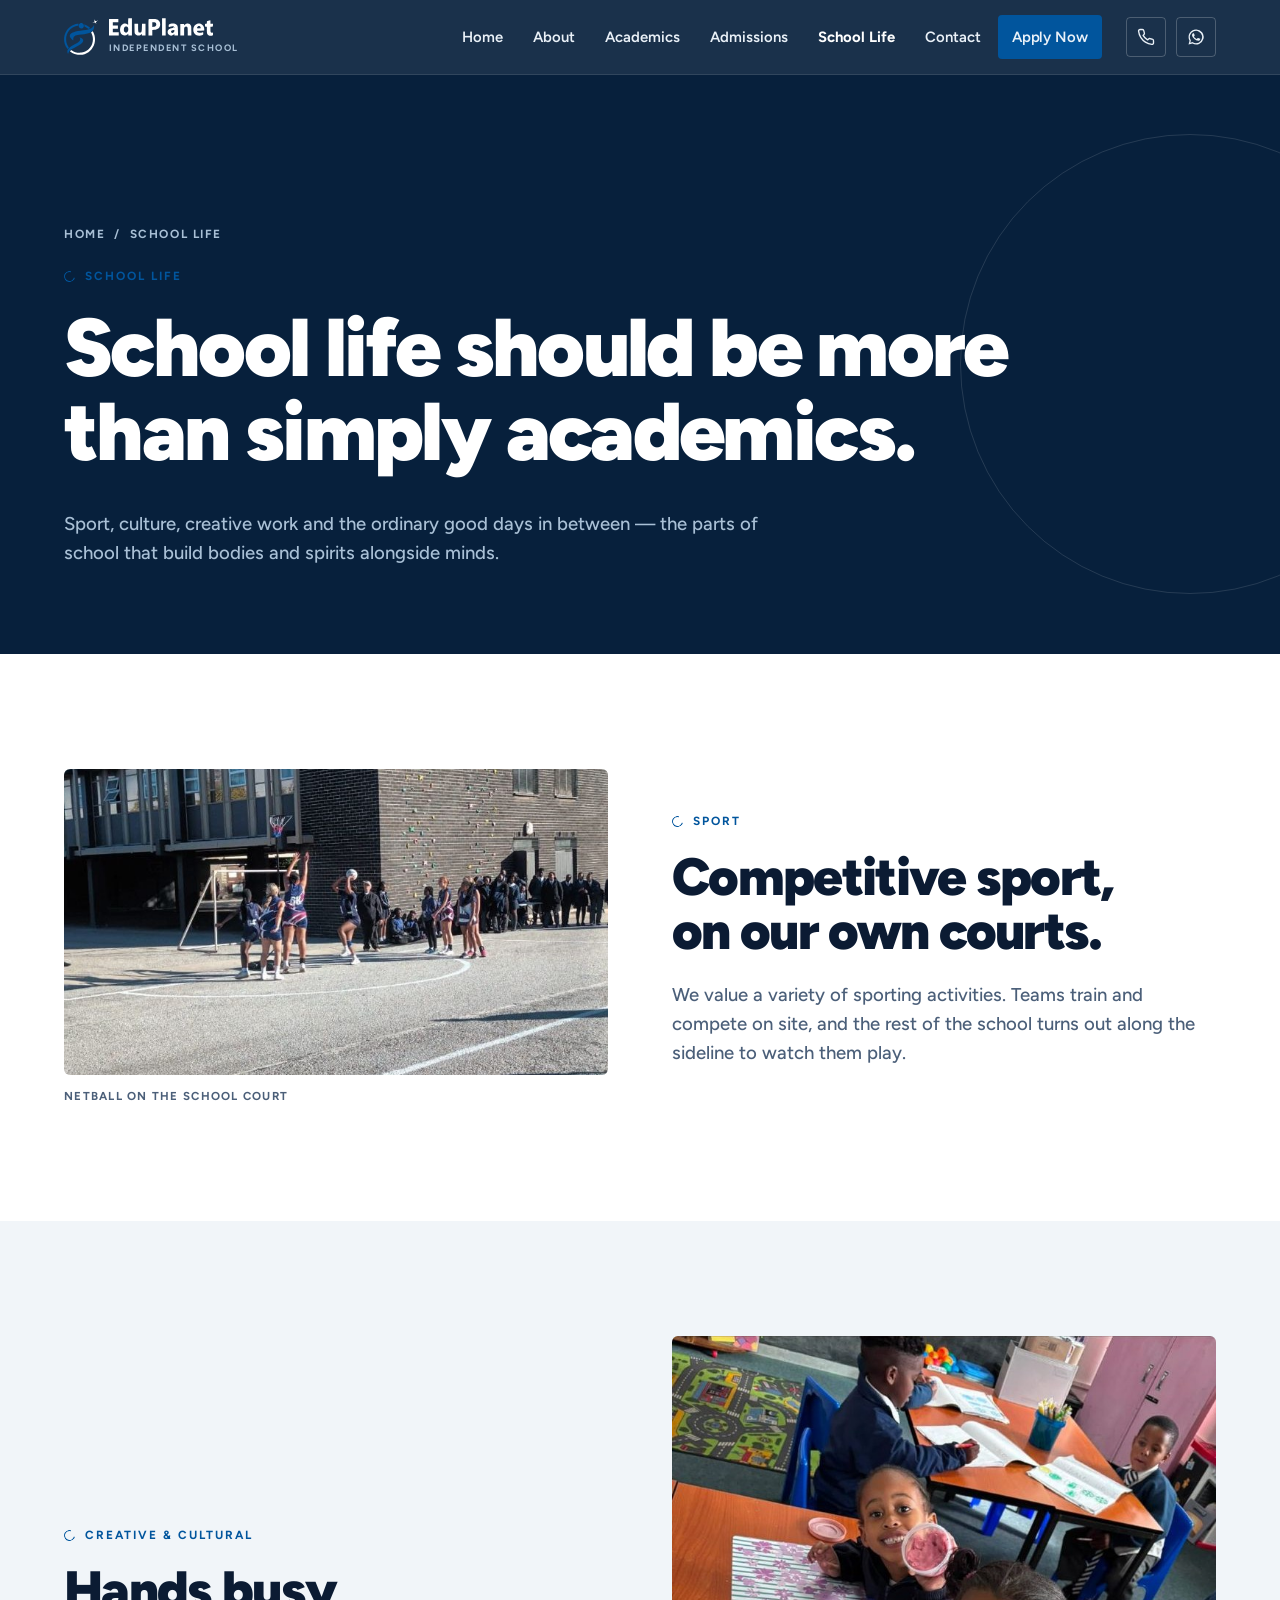
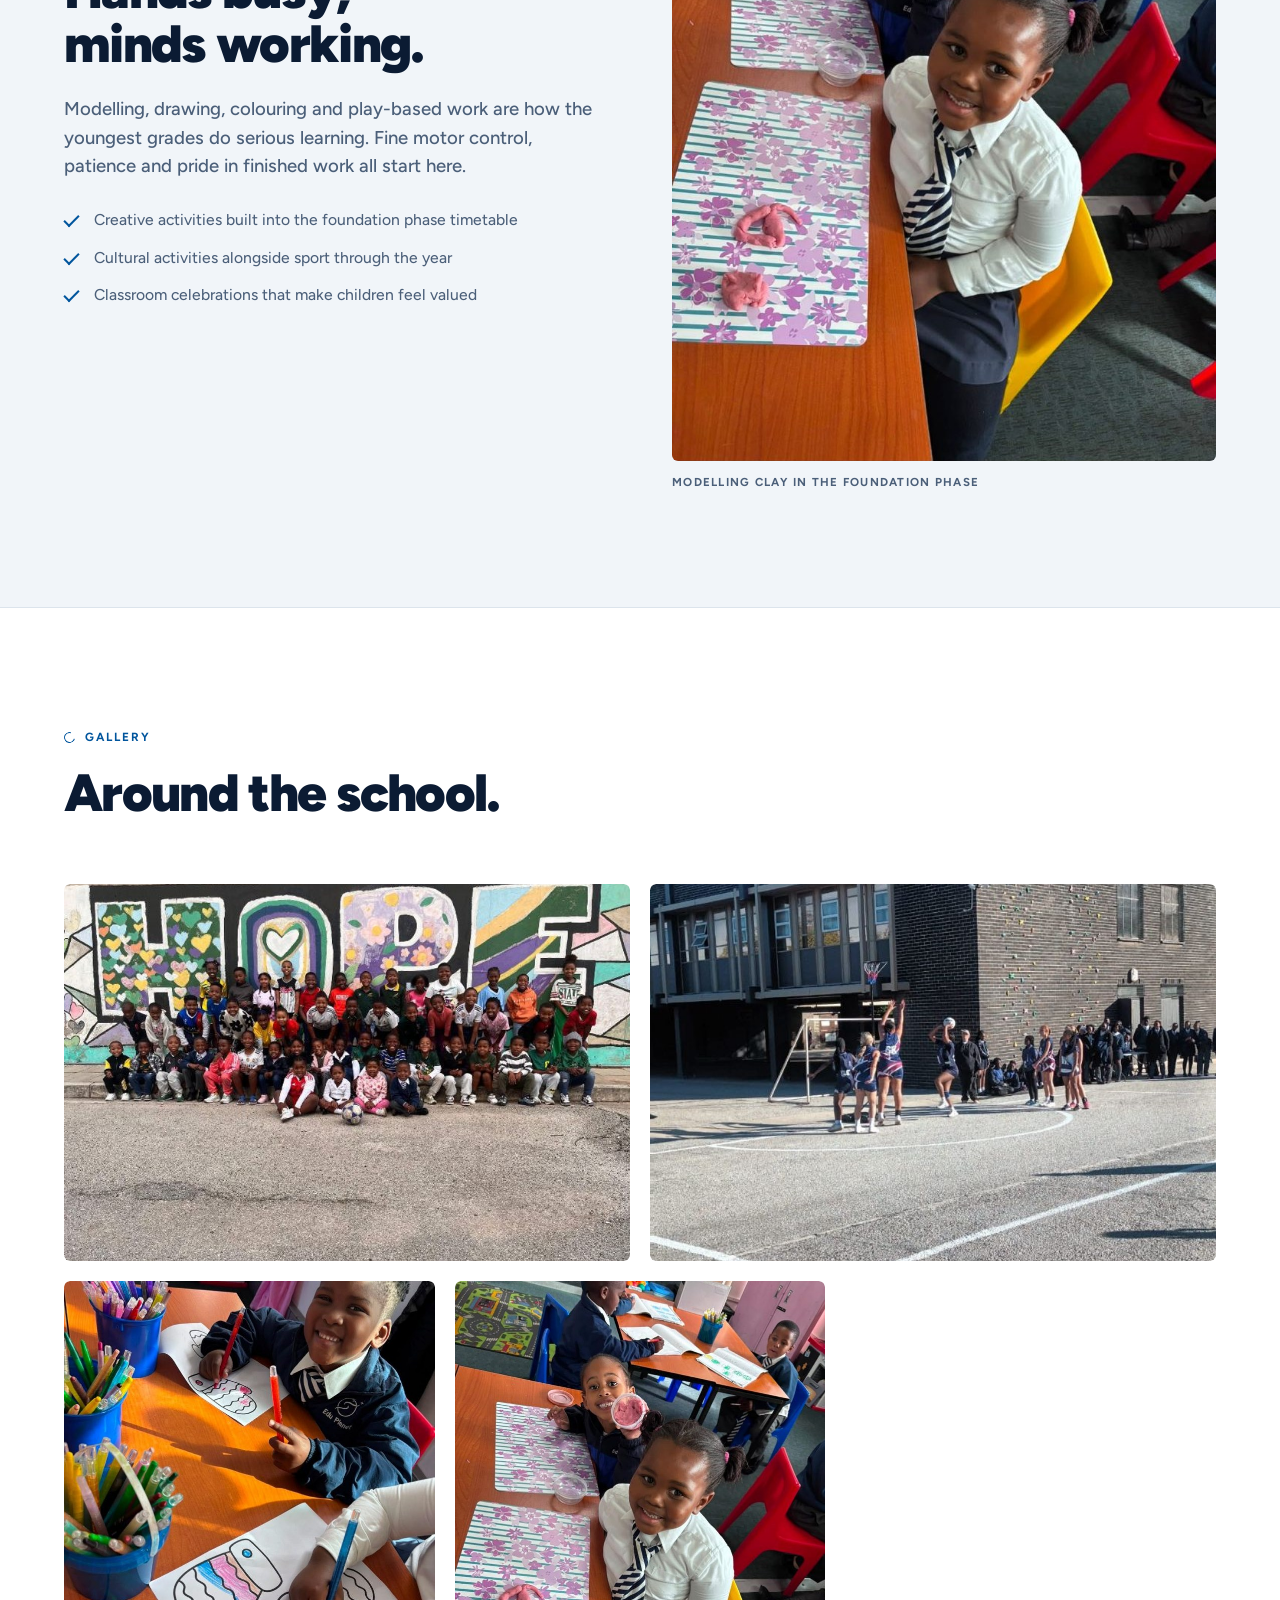
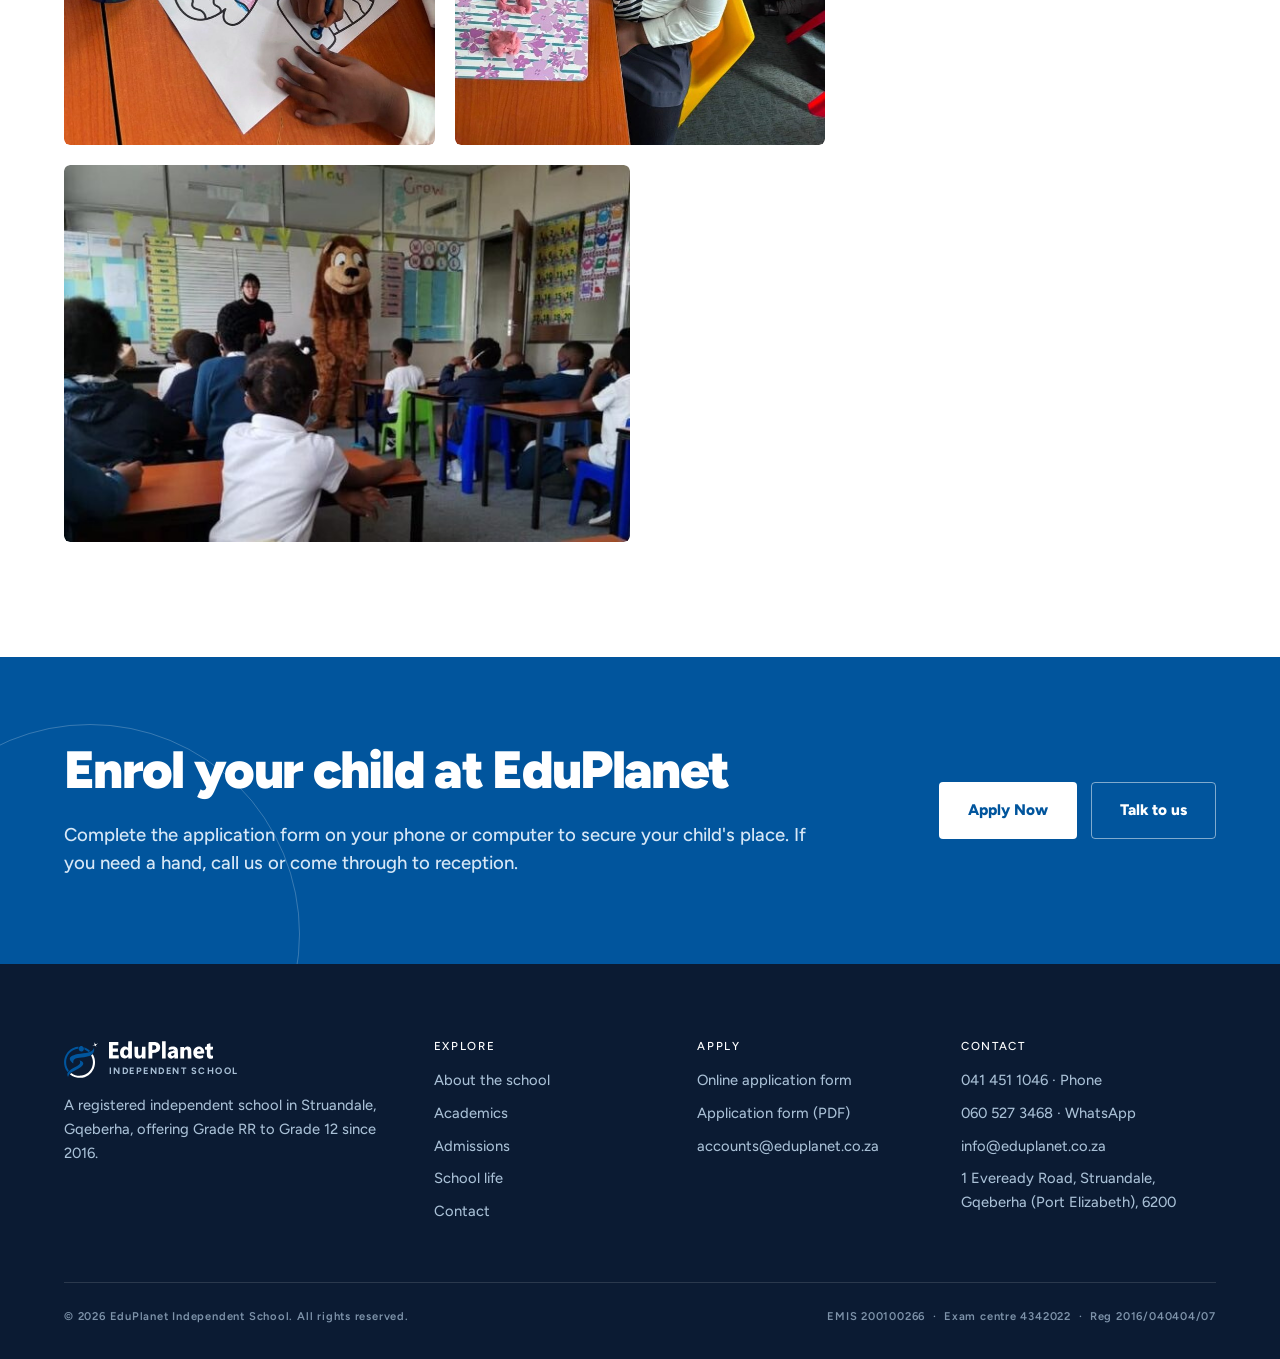
<file: school-life.html>
<!doctype html>
<html lang="en-ZA">
<head>
<meta charset="utf-8">
<meta name="viewport" content="width=device-width, initial-scale=1">
<title>School Life — EduPlanet Independent School</title>
<meta name="description" content="Sport, culture and creative work at EduPlanet Independent School in Struandale, Gqeberha.">
<meta name="theme-color" content="#07203C">
<link rel="icon" href="assets/img/favicon.svg" type="image/svg+xml">
<meta property="og:type" content="website">
<meta property="og:site_name" content="EduPlanet Independent School">
<meta property="og:title" content="School Life — EduPlanet Independent School">
<meta property="og:description" content="Sport, culture and creative work at EduPlanet Independent School in Struandale, Gqeberha.">
<!-- DEPLOY STEP: replace with the live absolute URLs once the domain is live -->
<meta property="og:url" content="https://eduplanet.co.za/school-life.html">
<meta property="og:image" content="https://eduplanet.co.za/assets/img/hero-poster.jpg">
<script>
document.documentElement.className += " js";
setTimeout(function () {
  if (!window.__epReady) {
    document.documentElement.className =
      document.documentElement.className.replace(/\bjs\b/, "");
  }
}, 4000);
</script>
<!-- The typeface is self-hosted, so there is no third-party font request to
     block rendering or to fail on a filtered network. -->
<link rel="preload" href="assets/fonts/figtree-variable.woff2" as="font" type="font/woff2" crossorigin>
<link rel="stylesheet" href="assets/css/styles.css">
</head>
<body>
<svg class="sprite" aria-hidden="true" focusable="false"><symbol id="ep-mark" viewBox="0 0 351 369"><g transform="translate(0.000000,369.000000) scale(0.100000,-0.100000)" fill="currentColor" stroke="none">
    <path d="M3110 3684 c0 -3 10 -37 21 -76 42 -137 16 -202 -106 -265 -41 -21
-75 -42 -75 -47 0 -4 8 -5 18 -1 46 19 151 45 180 45 59 0 129 -57 171 -137
24 -48 28 -20 5 42 -45 125 -27 170 105 253 94 58 94 63 -3 27 -142 -53 -202
-30 -276 108 -28 52 -40 67 -40 51z M2925 2419 c-17 -17 -51 -46 -77 -66 l-48
-34 39 -77 c169 -337 195 -740 70 -1100 -136 -395 -477 -734 -860 -856 -173
-54 -219 -61 -444 -61 -199 0 -216 2 -320 28 -179 47 -312 107 -462 208 -40
27 -76 49 -80 49 -13 0 -143 -134 -143 -147 0 -18 203 -149 313 -202 121 -59
249 -102 390 -133 138 -30 462 -32 602 -4 614 123 1090 576 1249 1186 99 379
45 820 -142 1164 -45 83 -49 85 -87 45z"/>
  </g>
  <g transform="translate(0.000000,369.000000) scale(0.100000,-0.100000)" fill="#01559D" stroke="none">
    <path d="M1672 3258 c-90 -44 -162 -158 -162 -258 0 -205 232 -343 410 -244
199 111 178 421 -34 509 -52 22 -161 19 -214 -7z M1405 3209 c-523 -66 -998
-408 -1230 -884 -267 -548 -217 -1166 134 -1652 51 -72 55 -73 84 -35 12 15
41 48 64 73 24 25 43 48 43 51 0 3 -21 36 -46 74 -95 142 -163 299 -205 479
-31 131 -35 440 -7 570 128 591 599 1042 1160 1110 l56 7 7 47 c3 25 17 70 31
100 24 54 21 73 -11 70 -5 -1 -41 -5 -80 -10z M2095 3130 c-3 -5 -1 -28 5 -51
6 -23 10 -68 9 -101 l-3 -60 56 -23 c73 -30 175 -90 268 -158 l75 -55 70 25
c92 33 125 51 124 66 -2 32 -241 208 -376 276 -55 27 -207 91 -218 91 -2 0 -7
-4 -10 -10z M3058 3019 c-158 -282 -432 -404 -1063 -474 -875 -96 -1315 -258
-1391 -511 -36 -119 17 -244 170 -402 65 -68 165 -152 179 -152 4 0 6 51 6
113 -1 211 64 325 235 407 142 68 257 89 621 115 747 52 1153 250 1271 619 28
87 37 274 17 325 -9 23 -11 21 -45 -40z M1600 1786 c0 -7 6 -19 14 -25 57 -47
71 -194 26 -281 -58 -114 -155 -186 -481 -358 -366 -193 -505 -288 -652 -441
-121 -128 -162 -212 -161 -331 0 -89 24 -174 64 -222 l18 -23 15 53 c34 112
96 212 191 308 105 105 146 130 409 255 658 311 925 518 944 729 16 173 -104
288 -359 344 -20 5 -28 2 -28 -8z"/>
  </g></symbol><symbol id="ep-word" viewBox="0 0 490 83"><g transform="translate(0.000000,83.000000) scale(0.100000,-0.100000)" fill="currentColor" stroke="none">
    <path d="M905 757 c-4 -40 -5 -110 -3 -155 2 -45 1 -82 -1 -82 -2 0 -19 14
-38 30 -46 41 -134 45 -204 10 -170 -87 -189 -402 -32 -514 74 -52 173 -48
241 10 l42 36 0 -36 0 -36 85 0 85 0 0 405 0 405 -84 0 -84 0 -7 -73z m-41
-336 c47 -40 59 -136 27 -208 -38 -82 -124 -89 -175 -13 -21 32 -22 140 -1
185 29 60 101 77 149 36z M2500 425 l0 -405 85 0 85 0 0 405 0 405 -85 0 -85
0 0 -405z M0 405 l0 -385 230 0 230 0 0 75 0 75 -140 0 -140 0 0 80 0 80 120
0 120 0 0 75 0 75 -120 0 -120 0 0 80 0 80 130 0 130 0 0 75 0 75 -220 0 -220
0 0 -385z M1873 783 c-10 -4 -13 -90 -13 -384 l0 -379 90 0 90 0 0 129 0 128
89 6 c187 12 284 103 283 266 -1 123 -74 209 -195 230 -63 11 -320 14 -344 4z
m301 -153 c58 -22 74 -119 28 -171 -24 -27 -36 -32 -95 -36 l-67 -6 0 112 0
111 54 0 c30 0 66 -4 80 -10z M4680 706 l-65 -23 -3 -56 c-3 -57 -3 -57 -35
-57 -51 0 -58 -10 -55 -76 l3 -59 43 -3 42 -3 0 -147 c0 -172 13 -214 76 -252
42 -26 136 -32 187 -12 25 11 27 15 27 72 l0 60 -40 -2 c-71 -3 -80 15 -80
158 l0 123 58 3 57 3 3 68 3 67 -61 0 -60 0 0 80 c0 93 3 91 -100 56z M2905
565 c-27 -8 -53 -14 -57 -15 -22 -1 -38 -36 -38 -81 0 -58 13 -68 58 -45 101
52 212 33 212 -37 0 -10 -21 -16 -82 -20 -153 -12 -238 -81 -238 -192 0 -152
179 -223 293 -117 l27 26 0 -32 0 -32 85 0 85 0 0 183 c0 212 -10 264 -63 315
-60 58 -174 77 -282 47z m175 -325 c0 -75 -72 -131 -125 -96 -73 48 -16 121
98 125 24 1 27 -3 27 -29z M3640 565 c-26 -8 -57 -26 -70 -40 -31 -33 -38 -32
-32 5 l4 30 -91 0 -91 0 0 -270 0 -270 90 0 90 0 0 176 c0 160 2 179 20 204
36 51 114 47 139 -6 7 -16 11 -91 11 -199 l0 -175 85 0 85 0 0 208 c0 180 -3
212 -19 247 -41 89 -120 121 -221 90z M4157 566 c-90 -33 -150 -98 -174 -188
-36 -143 12 -285 117 -338 80 -41 216 -43 306 -5 33 14 34 15 34 73 0 73 -2
75 -53 51 -81 -36 -194 -20 -231 33 -32 46 -27 47 157 50 l172 3 3 43 c14 197
-156 340 -331 278z m126 -118 c19 -15 49 -83 40 -92 -8 -8 -168 -8 -176 0 -10
11 15 64 40 84 29 23 71 26 96 8z M1202 353 c3 -203 5 -221 25 -259 55 -103
230 -114 305 -21 17 22 18 22 18 -15 l0 -38 85 0 85 0 0 275 0 276 -82 -3 -83
-3 -5 -175 c-6 -211 -18 -241 -97 -240 -69 1 -83 45 -82 265 l1 150 -87 3 -86
3 3 -218z"/>
  </g></symbol></svg>
<a class="skip" href="#main">Skip to content</a>

<header class="header">
  <div class="wrap">
    <div class="header__bar">
      <a class="brand" href="index.html" aria-label="EduPlanet Independent School, home">
        <svg class="brand__mark" aria-hidden="true"><use href="#ep-mark"/></svg>
        <span class="brand__text">
          <svg class="brand__word" aria-hidden="true"><use href="#ep-word"/></svg>
          <span class="brand__sub">Independent School</span>
        </span>
      </a>

      <nav class="nav" id="site-nav" aria-label="Main">
          <a href="index.html">Home</a>
          <a href="about.html">About</a>
          <a href="academics.html">Academics</a>
          <a href="admissions.html">Admissions</a>
          <a href="school-life.html" aria-current="page">School Life</a>
          <a href="contact.html">Contact</a>
          <a class="btn btn--primary" href="https://docs.google.com/forms/d/e/1FAIpQLScvcPgIQBKiv7iKn_6qZiruPIOeQ464HQEsWTzH6ri8QJT2MA/viewform" target="_blank" rel="noopener">Apply Now</a>
      </nav>

      <div class="header__cta">
        <a class="icon-link" href="tel:+27414511046" aria-label="Call the school on 041 451 1046"><svg viewBox="0 0 24 24" fill="none" stroke="currentColor" stroke-width="1.8" stroke-linecap="round" stroke-linejoin="round" aria-hidden="true"><path d="M22 16.9v3a2 2 0 0 1-2.2 2 19.8 19.8 0 0 1-8.6-3.1 19.5 19.5 0 0 1-6-6A19.8 19.8 0 0 1 2.1 4.2 2 2 0 0 1 4.1 2h3a2 2 0 0 1 2 1.7c.1 1 .4 1.9.7 2.8a2 2 0 0 1-.5 2.1L8.1 9.9a16 16 0 0 0 6 6l1.3-1.2a2 2 0 0 1 2.1-.5c.9.3 1.8.6 2.8.7a2 2 0 0 1 1.7 2Z"/></svg></a>
        <a class="icon-link" href="https://wa.me/27605273468" target="_blank" rel="noopener" aria-label="Message the school on WhatsApp"><svg viewBox="0 0 24 24" fill="currentColor" aria-hidden="true"><path d="M12 2a10 10 0 0 0-8.6 15L2 22l5.2-1.4A10 10 0 1 0 12 2Zm0 18.2a8.2 8.2 0 0 1-4.2-1.2l-.3-.2-3.1.8.8-3-.2-.3A8.2 8.2 0 1 1 12 20.2Zm4.5-6.1c-.2-.1-1.5-.7-1.7-.8s-.4-.1-.6.1-.6.8-.8 1-.3.2-.6.1a6.7 6.7 0 0 1-2-1.2 7.4 7.4 0 0 1-1.4-1.7c-.1-.3 0-.4.1-.6l.4-.5.3-.5v-.5c0-.2-.6-1.5-.8-2s-.4-.4-.6-.4h-.5a1 1 0 0 0-.7.3 3 3 0 0 0-.9 2.2 5.2 5.2 0 0 0 1.1 2.7 11.9 11.9 0 0 0 4.6 4 8.6 8.6 0 0 0 1.5.5 3.7 3.7 0 0 0 1.7.1 2.8 2.8 0 0 0 1.8-1.3 2.3 2.3 0 0 0 .2-1.3c-.1-.1-.3-.2-.5-.3Z"/></svg></a>
        <button class="nav-toggle" type="button" aria-expanded="false" aria-controls="site-nav" aria-label="Menu">
          <svg class="icon-open" viewBox="0 0 24 24" fill="none" stroke="currentColor" stroke-width="2" stroke-linecap="round" aria-hidden="true"><path d="M3 6h18M3 12h18M3 18h18"/></svg>
          <svg class="icon-close" viewBox="0 0 24 24" fill="none" stroke="currentColor" stroke-width="2" stroke-linecap="round" aria-hidden="true"><path d="M5 5l14 14M19 5L5 19"/></svg>
        </button>
      </div>
    </div>
  </div>
</header>

<main id="main" tabindex="-1">

<section class="pagehead">
  <div class="wrap">
    <p class="crumbs"><a href="index.html">Home</a> &nbsp;/&nbsp; School Life</p>
    <p class="eyebrow">School life</p>
    <h1>School life should be more than simply academics.</h1>
    <p class="lede">Sport, culture, creative work and the ordinary good days in between — the parts of school that build bodies and spirits alongside minds.</p>
  </div>
</section>

<section class="band band--paper">
  <div class="wrap">
    <div class="split reveal">
      <div class="split__media">
        <figure class="figure figure--wide">
          <img src="assets/img/netball-match.jpg" alt="EduPlanet netball players competing for a goal on the school court, watched by learners along the sideline." loading="lazy" width="739" height="555">
          <figcaption>Netball on the school court</figcaption>
        </figure>
      </div>
      <div>
        <p class="eyebrow">Sport</p>
        <h2>Competitive sport, on our own courts.</h2>
        <p class="lede">We value a variety of sporting activities. Teams train and compete on site, and the rest of the school turns out along the sideline to watch them play.</p>
      </div>
    </div>
  </div>
</section>

<section class="band band--tint">
  <div class="wrap">
    <div class="split split--reverse reveal">
      <div class="split__media">
        <figure class="figure figure--tall">
          <img src="assets/img/creative-play.jpg" alt="Two young learners holding tubs of modelling clay at their classroom table." loading="lazy" width="739" height="986">
          <figcaption>Modelling clay in the foundation phase</figcaption>
        </figure>
      </div>
      <div>
        <p class="eyebrow">Creative &amp; cultural</p>
        <h2>Hands busy, minds working.</h2>
        <p class="lede">Modelling, drawing, colouring and play-based work are how the youngest grades do serious learning. Fine motor control, patience and pride in finished work all start here.</p>
        <ul class="ticks" style="margin-top:26px">
          <li>Creative activities built into the foundation phase timetable</li>
          <li>Cultural activities alongside sport through the year</li>
          <li>Classroom celebrations that make children feel valued</li>
        </ul>
      </div>
    </div>
  </div>
</section>

<section class="band band--paper">
  <div class="wrap">
    <div class="section-head reveal">
      <p class="eyebrow">Gallery</p>
      <h2>Around the school.</h2>
    </div>

    <div class="gallery stagger">
      <figure class="g-half"><img src="assets/img/hope-mural-group.jpg" alt="A large group of EduPlanet learners seated and standing in front of the painted HOPE mural." loading="lazy" width="739" height="555"></figure>
      <figure class="g-half"><img src="assets/img/netball-match.jpg" alt="A netball match in progress on the school court." loading="lazy" width="739" height="555"></figure>
      <figure><img src="assets/img/colouring-classroom.jpg" alt="A learner smiling while colouring in a foundation phase lesson." loading="lazy" width="739" height="986"></figure>
      <figure><img src="assets/img/creative-play.jpg" alt="Learners working with modelling clay in class." loading="lazy" width="739" height="986"></figure>
      <figure class="g-half"><img src="assets/img/mascot-visit.jpg" alt="The school mascot visiting a classroom of seated learners." loading="lazy" width="768" height="395"></figure>
    </div>
  </div>
</section>

<section class="cta">
  <div class="wrap">
    <div class="cta__inner reveal">
      <div>
        <h2>Enrol your child at EduPlanet</h2>
        <p class="lede" style="color:#D6E7F6">Complete the application form on your phone or computer to secure your child's place. If you need a hand, call us or come through to reception.</p>
      </div>
      <div class="btn-row">
        <a class="btn btn--primary" href="https://docs.google.com/forms/d/e/1FAIpQLScvcPgIQBKiv7iKn_6qZiruPIOeQ464HQEsWTzH6ri8QJT2MA/viewform" target="_blank" rel="noopener">Apply Now</a>
        <a class="btn btn--on-dark" href="contact.html">Talk to us</a>
      </div>
    </div>
  </div>
</section>
</main>

<footer class="footer">
  <div class="wrap">
    <div class="footer__grid">
      <div>
        <a class="brand" href="index.html" aria-label="EduPlanet Independent School, home">
        <svg class="brand__mark" aria-hidden="true"><use href="#ep-mark"/></svg>
        <span class="brand__text">
          <svg class="brand__word" aria-hidden="true"><use href="#ep-word"/></svg>
          <span class="brand__sub">Independent School</span>
        </span>
      </a>
        <p>A registered independent school in Struandale, Gqeberha, offering Grade&nbsp;RR to Grade&nbsp;12 since 2016.</p>
      </div>

      <div>
        <h3>Explore</h3>
        <ul>
          <li><a href="about.html">About the school</a></li>
          <li><a href="academics.html">Academics</a></li>
          <li><a href="admissions.html">Admissions</a></li>
          <li><a href="school-life.html">School life</a></li>
          <li><a href="contact.html">Contact</a></li>
        </ul>
      </div>

      <div>
        <h3>Apply</h3>
        <ul>
          <li><a href="https://docs.google.com/forms/d/e/1FAIpQLScvcPgIQBKiv7iKn_6qZiruPIOeQ464HQEsWTzH6ri8QJT2MA/viewform" target="_blank" rel="noopener">Online application form</a></li>
          <li><a href="https://eduplanet.co.za/wp-content/uploads/2023/08/Eduplanet-Application-Form-2024.pdf" target="_blank" rel="noopener">Application form (PDF)</a></li>
          <li><a href="mailto:accounts@eduplanet.co.za">accounts@eduplanet.co.za</a></li>
        </ul>
      </div>

      <div>
        <h3>Contact</h3>
        <ul>
          <li><a href="tel:+27414511046">041 451 1046</a> <span aria-hidden="true">·</span> Phone</li>
          <li><a href="https://wa.me/27605273468" target="_blank" rel="noopener">060 527 3468</a> <span aria-hidden="true">·</span> WhatsApp</li>
          <li><a href="mailto:info@eduplanet.co.za">info@eduplanet.co.za</a></li>
          <li><a href="https://www.google.com/maps/search/?api=1&query=1+Eveready+Road+Struandale+Gqeberha+6200" target="_blank" rel="noopener">1 Eveready Road, Struandale, Gqeberha (Port Elizabeth), 6200</a></li>
        </ul>
      </div>
    </div>

    <div class="footer__legal">
      <span>&copy; <span id="year">2026</span> EduPlanet Independent School. All rights reserved.</span>
      <span>EMIS 200100266 &nbsp;·&nbsp; Exam centre 4342022 &nbsp;·&nbsp; Reg 2016/040404/07</span>
    </div>
  </div>
</footer>

<script src="assets/js/main.js" defer
        onerror="document.documentElement.className=document.documentElement.className.replace(/\bjs\b/,'')"></script>
</body>
</html>
</file>
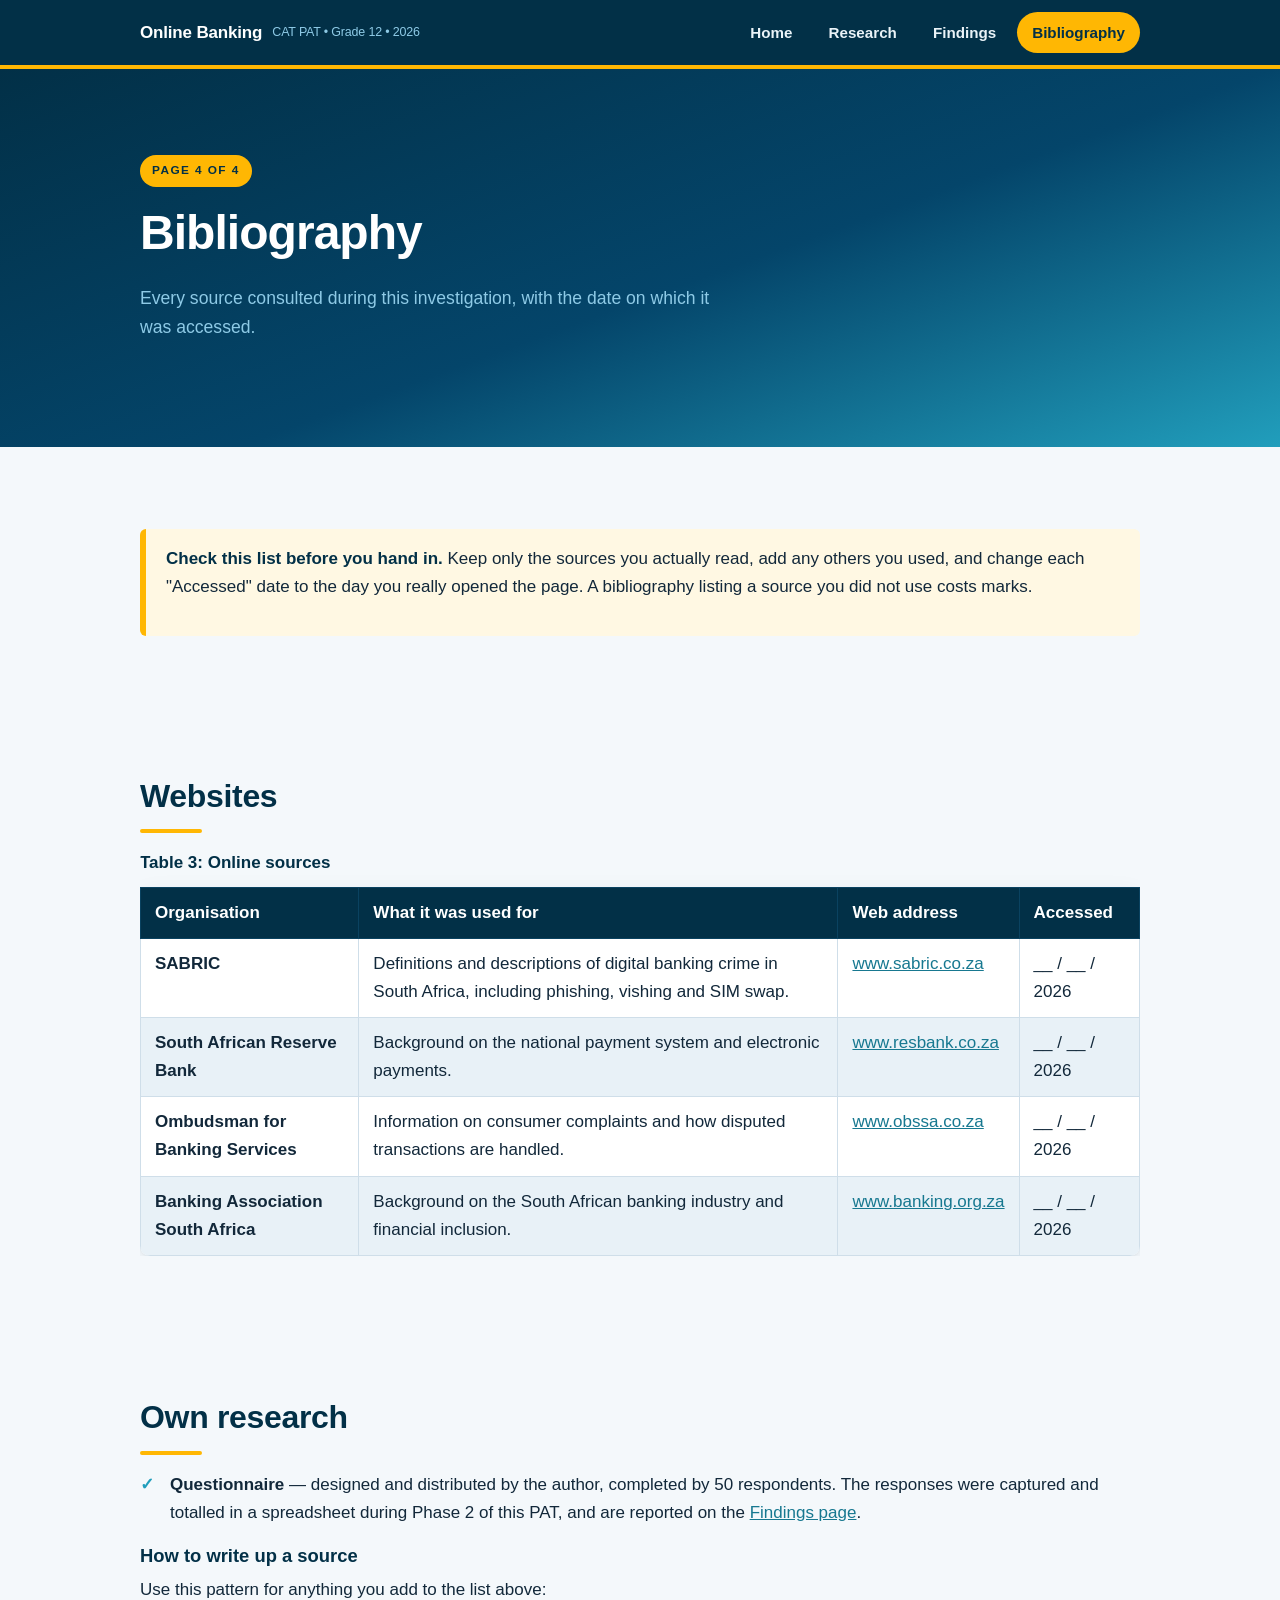
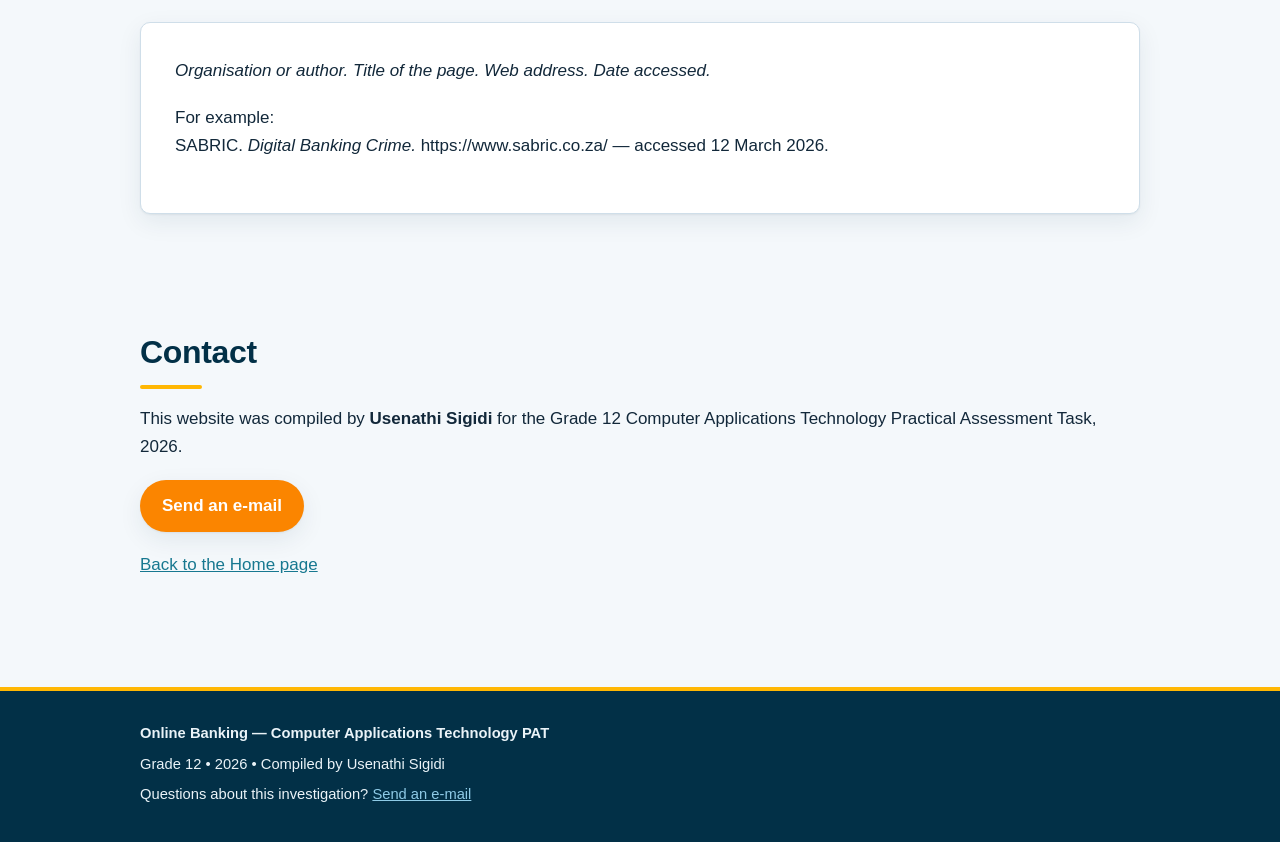
<file: cat-pat/bibliography.html>
<!DOCTYPE html>
<html lang="en-ZA">
<head>
  <meta charset="utf-8">
  <meta name="viewport" content="width=device-width, initial-scale=1">
  <title>Bibliography &mdash; Online Banking | CAT PAT Grade 12</title>
  <meta name="description" content="Sources used in the Grade 12 CAT PAT investigation into online banking in South Africa.">
  <meta name="author" content="Usenathi Sigidi">
  <link rel="icon" href="img/favicon.svg" type="image/svg+xml">
  <link rel="stylesheet" href="css/pat.css">
</head>

<body>

<a class="skip" href="#main">Skip to the main content</a>

<header class="site-header">
  <div class="wrap bar">
    <a class="brand" href="home.html">
      Online Banking
      <span>CAT PAT &bull; Grade 12 &bull; 2026</span>
    </a>

    <nav class="nav" aria-label="Main menu">
      <ul>
        <li><a href="home.html">Home</a></li>
        <li><a href="research.html">Research</a></li>
        <li><a href="findings.html">Findings</a></li>
        <li><a class="here" href="bibliography.html" aria-current="page">Bibliography</a></li>
      </ul>
    </nav>
  </div>
</header>

<main id="main">

  <div class="hero">
    <div class="wrap">
      <p class="eyebrow">Page 4 of 4</p>
      <h1>Bibliography</h1>
      <p>Every source consulted during this investigation, with the date on
         which it was accessed.</p>
    </div>
  </div>

  <!-- ========================= CHECK BEFORE SUBMIT ======================= -->
  <section class="reveal">
    <div class="wrap">
      <div class="note">
        <p><strong>Check this list before you hand in.</strong> Keep only the
           sources you actually read, add any others you used, and change each
           "Accessed" date to the day you really opened the page. A bibliography
           listing a source you did not use costs marks.</p>
      </div>
    </div>
  </section>

  <!-- =========================== ONLINE SOURCES ========================== -->
  <section class="reveal">
    <div class="wrap">
      <h2>Websites</h2>

      <div class="table-scroll">
        <table>
          <caption>Table 3: Online sources</caption>
          <thead>
            <tr>
              <th scope="col">Organisation</th>
              <th scope="col">What it was used for</th>
              <th scope="col">Web address</th>
              <th scope="col">Accessed</th>
            </tr>
          </thead>
          <tbody>
            <tr>
              <th scope="row">SABRIC</th>
              <td>Definitions and descriptions of digital banking crime in
                  South Africa, including phishing, vishing and SIM swap.</td>
              <td><a href="https://www.sabric.co.za/" target="_blank" rel="noopener">www.sabric.co.za</a></td>
              <td>__ / __ / 2026</td>
            </tr>
            <tr>
              <th scope="row">South African Reserve Bank</th>
              <td>Background on the national payment system and electronic
                  payments.</td>
              <td><a href="https://www.resbank.co.za/" target="_blank" rel="noopener">www.resbank.co.za</a></td>
              <td>__ / __ / 2026</td>
            </tr>
            <tr>
              <th scope="row">Ombudsman for Banking Services</th>
              <td>Information on consumer complaints and how disputed
                  transactions are handled.</td>
              <td><a href="https://www.obssa.co.za/" target="_blank" rel="noopener">www.obssa.co.za</a></td>
              <td>__ / __ / 2026</td>
            </tr>
            <tr>
              <th scope="row">Banking Association South Africa</th>
              <td>Background on the South African banking industry and
                  financial inclusion.</td>
              <td><a href="https://www.banking.org.za/" target="_blank" rel="noopener">www.banking.org.za</a></td>
              <td>__ / __ / 2026</td>
            </tr>
          </tbody>
        </table>
      </div>
    </div>
  </section>

  <!-- ============================ OWN RESEARCH =========================== -->
  <section class="reveal">
    <div class="wrap">
      <h2>Own research</h2>

      <ul class="ticks">
        <li><strong>Questionnaire</strong> &mdash; designed and distributed by
            the author, completed by 50 respondents. The responses were captured
            and totalled in a spreadsheet during Phase 2 of this PAT, and are
            reported on the <a href="findings.html">Findings page</a>.</li>
      </ul>

      <h3>How to write up a source</h3>
      <p>Use this pattern for anything you add to the list above:</p>
      <div class="panel">
        <p><em>Organisation or author. Title of the page. Web address.
           Date accessed.</em></p>
        <p>For example:<br>
           SABRIC. <em>Digital Banking Crime.</em>
           https://www.sabric.co.za/ &mdash; accessed 12 March 2026.</p>
      </div>
    </div>
  </section>

  <!-- ============================== CONTACT ============================== -->
  <section class="reveal">
    <div class="wrap">
      <h2>Contact</h2>
      <p>This website was compiled by <strong>Usenathi Sigidi</strong> for the
         Grade 12 Computer Applications Technology Practical Assessment Task,
         2026.</p>
      <p><a class="btn" href="mailto:usenathi.pat@example.com?subject=CAT%20PAT%20-%20Online%20Banking">Send an e-mail</a></p>
      <p><a href="home.html">Back to the Home page</a></p>
    </div>
  </section>

</main>

<footer class="site-footer">
  <div class="wrap">
    <p><strong>Online Banking &mdash; Computer Applications Technology PAT</strong></p>
    <p>Grade 12 &bull; 2026 &bull; Compiled by Usenathi Sigidi</p>
    <p>Questions about this investigation?
       <a href="mailto:usenathi.pat@example.com?subject=CAT%20PAT%20-%20Online%20Banking">Send an e-mail</a></p>
  </div>
</footer>

<button id="toTop" type="button" title="Back to top" aria-label="Back to top">&uarr;</button>

<script src="js/pat.js"></script>
</body>
</html>
</file>
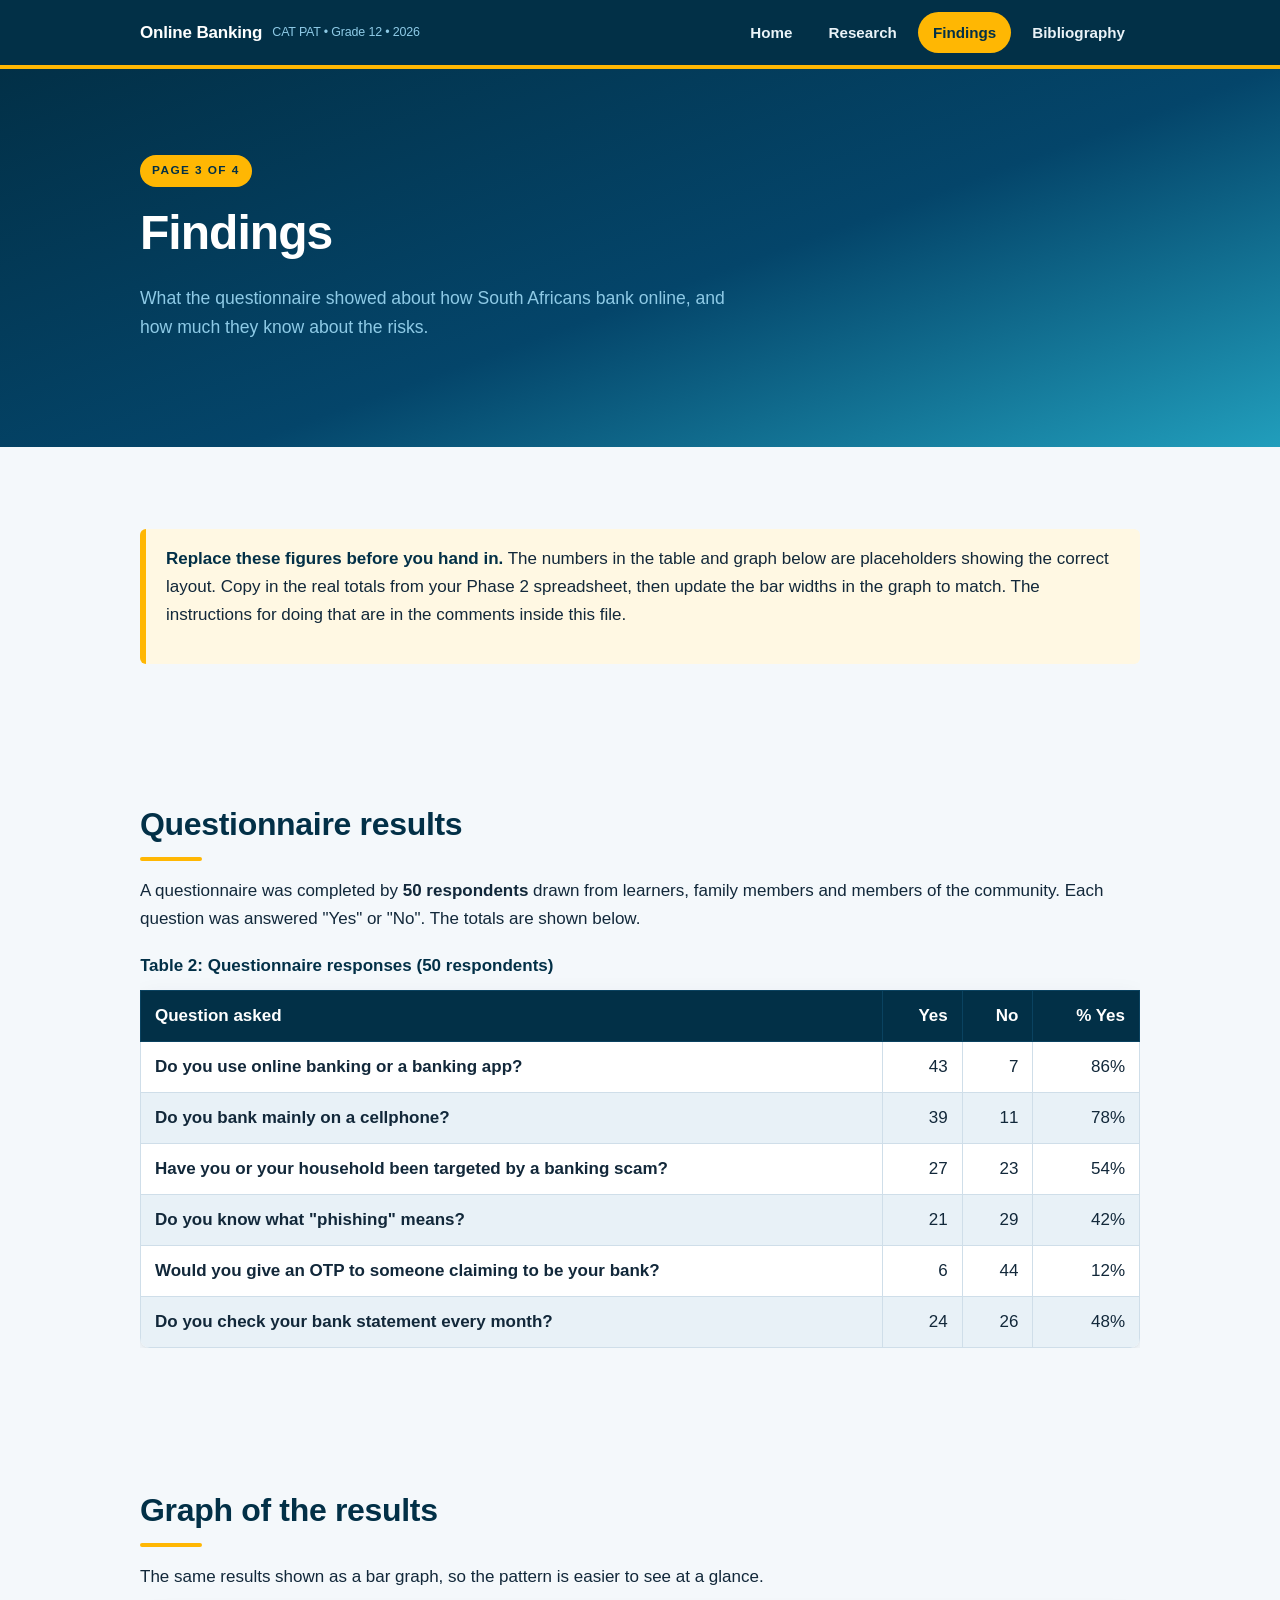
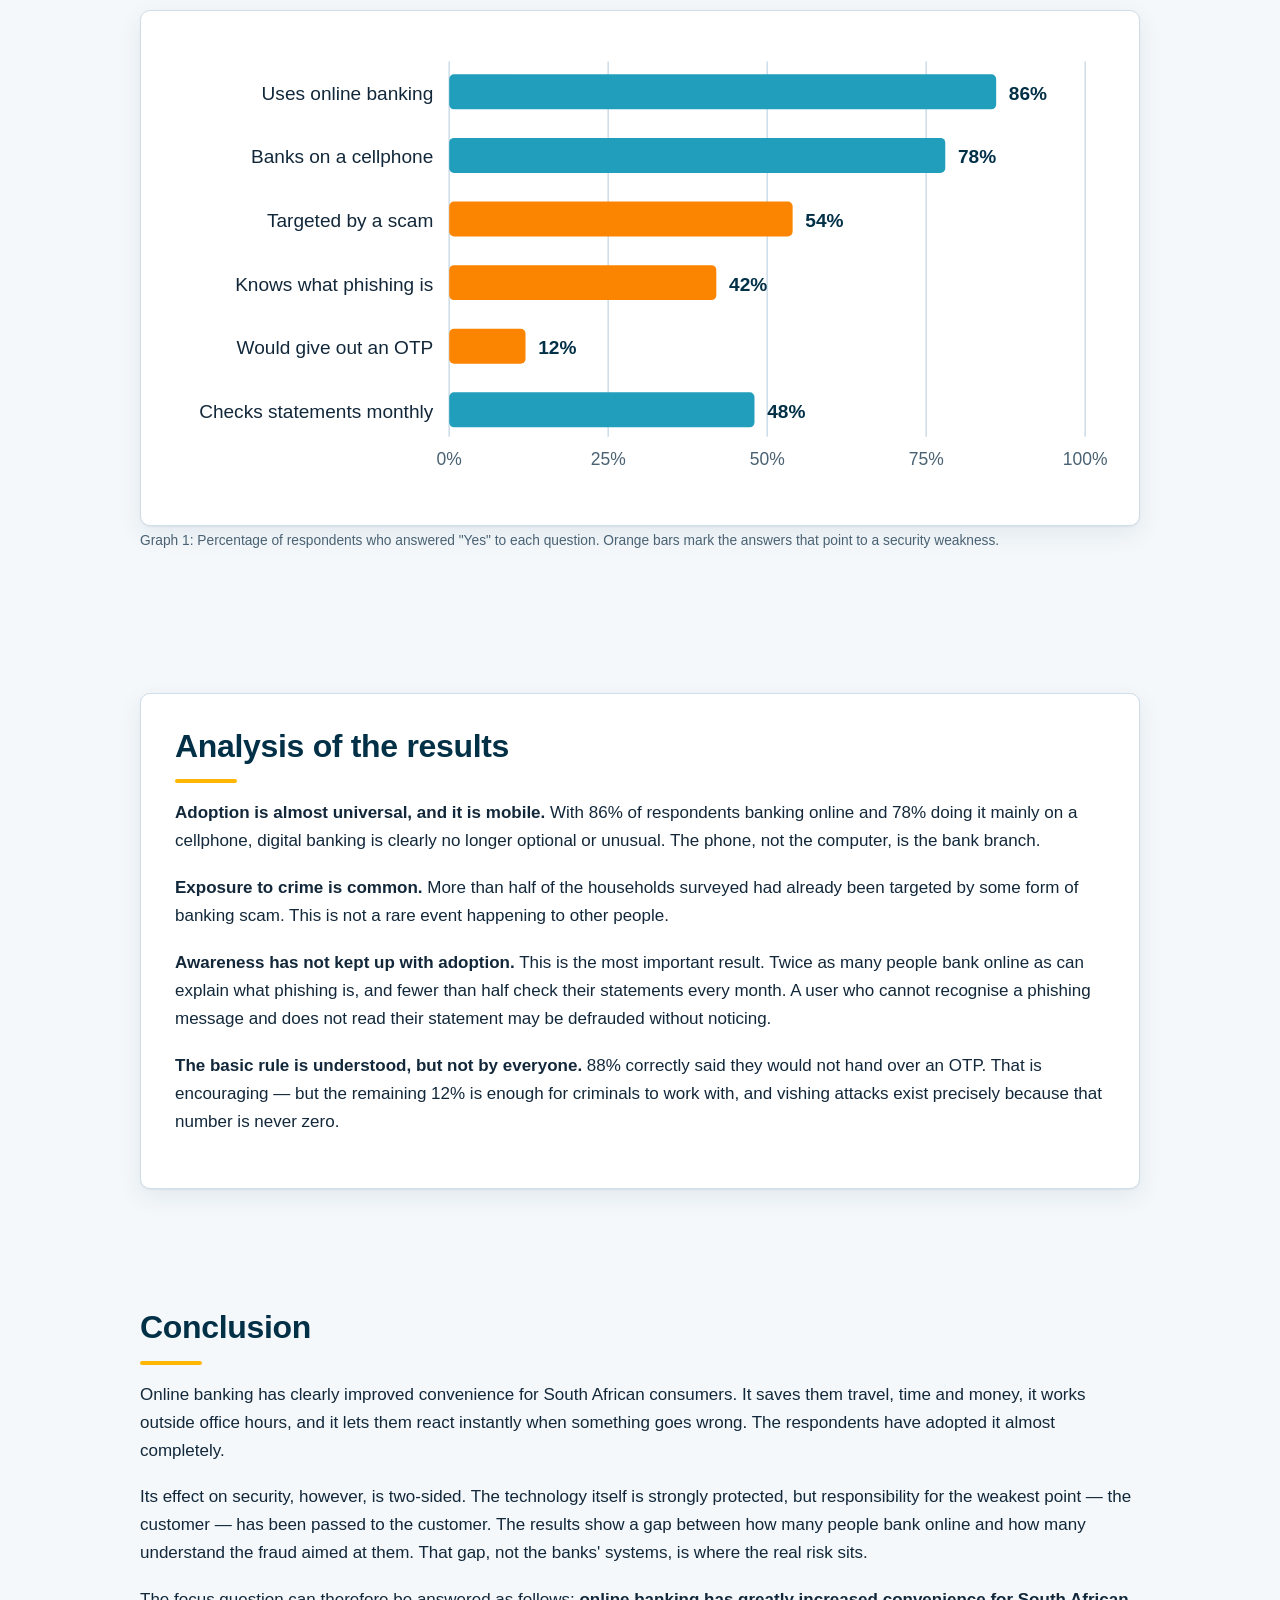
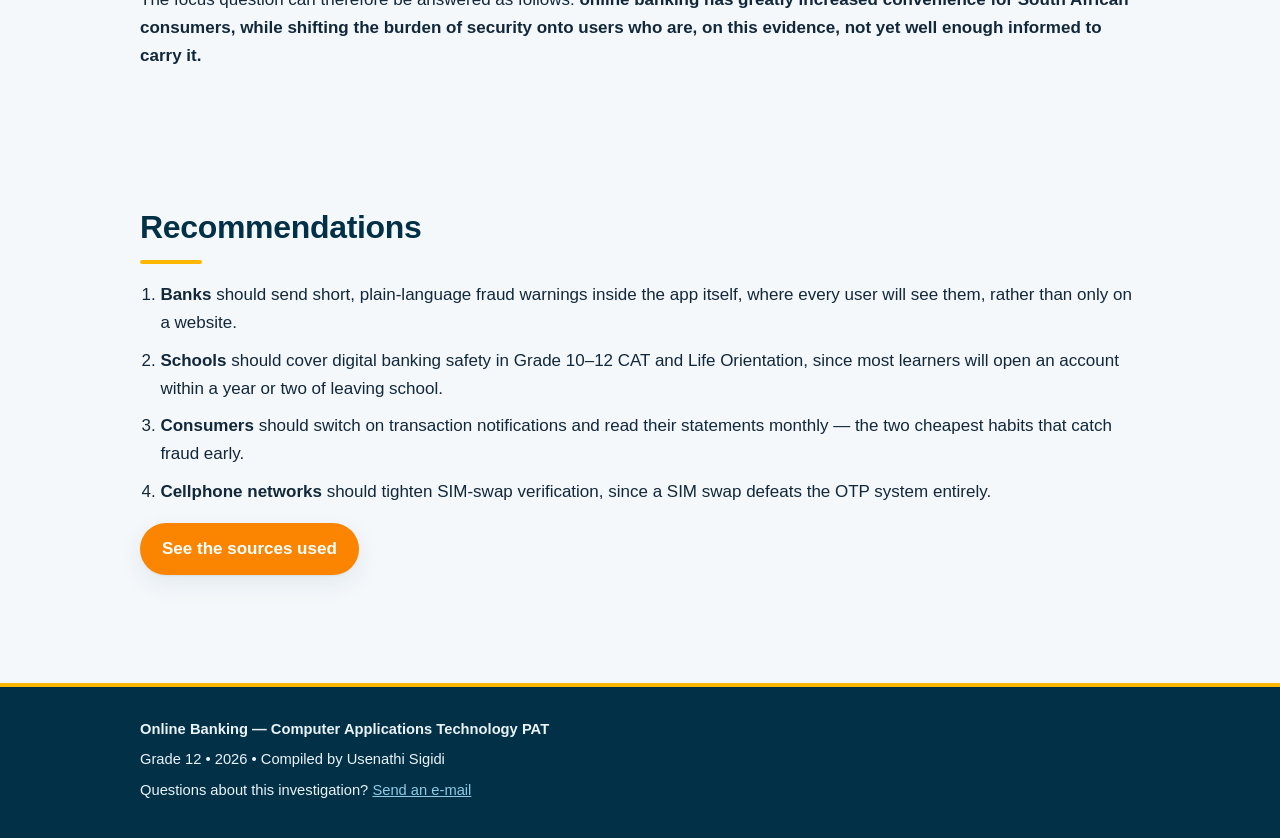
<file: cat-pat/findings.html>
<!DOCTYPE html>
<html lang="en-ZA">
<head>
  <meta charset="utf-8">
  <meta name="viewport" content="width=device-width, initial-scale=1">
  <title>Findings &mdash; Online Banking | CAT PAT Grade 12</title>
  <meta name="description" content="Questionnaire results, graph, analysis, conclusion and recommendations for the online banking investigation.">
  <meta name="author" content="Usenathi Sigidi">
  <link rel="icon" href="img/favicon.svg" type="image/svg+xml">
  <link rel="stylesheet" href="css/pat.css">
</head>

<body>

<a class="skip" href="#main">Skip to the main content</a>

<header class="site-header">
  <div class="wrap bar">
    <a class="brand" href="home.html">
      Online Banking
      <span>CAT PAT &bull; Grade 12 &bull; 2026</span>
    </a>

    <nav class="nav" aria-label="Main menu">
      <ul>
        <li><a href="home.html">Home</a></li>
        <li><a href="research.html">Research</a></li>
        <li><a class="here" href="findings.html" aria-current="page">Findings</a></li>
        <li><a href="bibliography.html">Bibliography</a></li>
      </ul>
    </nav>
  </div>
</header>

<main id="main">

  <div class="hero">
    <div class="wrap">
      <p class="eyebrow">Page 3 of 4</p>
      <h1>Findings</h1>
      <p>What the questionnaire showed about how South Africans bank online,
         and how much they know about the risks.</p>
    </div>
  </div>

  <!-- ====================== IMPORTANT DATA NOTICE ======================== -->
  <section class="reveal">
    <div class="wrap">
      <div class="note">
        <p><strong>Replace these figures before you hand in.</strong> The
           numbers in the table and graph below are placeholders showing the
           correct layout. Copy in the real totals from your Phase 2
           spreadsheet, then update the bar widths in the graph to match. The
           instructions for doing that are in the comments inside this file.</p>
      </div>
    </div>
  </section>

  <!-- ============================== RESULTS ============================== -->
  <section class="reveal">
    <div class="wrap">
      <h2>Questionnaire results</h2>

      <p>A questionnaire was completed by <strong>50 respondents</strong> drawn
         from learners, family members and members of the community. Each
         question was answered "Yes" or "No". The totals are shown below.</p>

      <div class="table-scroll">
        <table>
          <caption>Table 2: Questionnaire responses (50 respondents)</caption>
          <thead>
            <tr>
              <th scope="col">Question asked</th>
              <th scope="col" class="num">Yes</th>
              <th scope="col" class="num">No</th>
              <th scope="col" class="num">% Yes</th>
            </tr>
          </thead>
          <tbody>
            <tr>
              <th scope="row">Do you use online banking or a banking app?</th>
              <td class="num">43</td><td class="num">7</td><td class="num">86%</td>
            </tr>
            <tr>
              <th scope="row">Do you bank mainly on a cellphone?</th>
              <td class="num">39</td><td class="num">11</td><td class="num">78%</td>
            </tr>
            <tr>
              <th scope="row">Have you or your household been targeted by a banking scam?</th>
              <td class="num">27</td><td class="num">23</td><td class="num">54%</td>
            </tr>
            <tr>
              <th scope="row">Do you know what "phishing" means?</th>
              <td class="num">21</td><td class="num">29</td><td class="num">42%</td>
            </tr>
            <tr>
              <th scope="row">Would you give an OTP to someone claiming to be your bank?</th>
              <td class="num">6</td><td class="num">44</td><td class="num">12%</td>
            </tr>
            <tr>
              <th scope="row">Do you check your bank statement every month?</th>
              <td class="num">24</td><td class="num">26</td><td class="num">48%</td>
            </tr>
          </tbody>
        </table>
      </div>
    </div>
  </section>

  <!-- =============================== GRAPH =============================== -->
  <section class="reveal">
    <div class="wrap">
      <h2>Graph of the results</h2>

      <p>The same results shown as a bar graph, so the pattern is easier to
         see at a glance.</p>

      <div class="chart">
        <!--
          HOW TO UPDATE THIS GRAPH
          ------------------------
          Each bar is one <rect>. The scale is: 400 pixels = 100%.
          So the bar width is:   width = percentage x 4
          Examples:  86% -> 344      50% -> 200      12% -> 48
          Change the "width" number on the bar AND the number in the
          <text> label at the end of that row. Nothing else needs to change.
        -->
        <svg viewBox="0 0 600 290" role="img"
             aria-labelledby="chartTitle chartDesc">
          <title id="chartTitle">Percentage of respondents answering Yes to each question</title>
          <desc id="chartDesc">Horizontal bar graph. Uses online banking 86 percent,
            banks on a cellphone 78 percent, targeted by a scam 54 percent, knows what
            phishing means 42 percent, would give out an OTP 12 percent, checks
            statements monthly 48 percent.</desc>

          <!-- grid lines at 0, 25, 50, 75 and 100 percent -->
          <g stroke="#cfdee9" stroke-width="1">
            <line x1="180" y1="18" x2="180" y2="254"/>
            <line x1="280" y1="18" x2="280" y2="254"/>
            <line x1="380" y1="18" x2="380" y2="254"/>
            <line x1="480" y1="18" x2="480" y2="254"/>
            <line x1="580" y1="18" x2="580" y2="254"/>
          </g>

          <!-- the bars -->
          <g>
            <rect x="180" y="26"  width="344" height="22" fill="#219ebc" rx="3"/>
            <rect x="180" y="66"  width="312" height="22" fill="#219ebc" rx="3"/>
            <rect x="180" y="106" width="216" height="22" fill="#fb8500" rx="3"/>
            <rect x="180" y="146" width="168" height="22" fill="#fb8500" rx="3"/>
            <rect x="180" y="186" width="48"  height="22" fill="#fb8500" rx="3"/>
            <rect x="180" y="226" width="192" height="22" fill="#219ebc" rx="3"/>
          </g>

          <!-- question labels down the left -->
          <g font-family="Segoe UI, Verdana, sans-serif" font-size="12"
             fill="#12283a" text-anchor="end">
            <text x="170" y="42">Uses online banking</text>
            <text x="170" y="82">Banks on a cellphone</text>
            <text x="170" y="122">Targeted by a scam</text>
            <text x="170" y="162">Knows what phishing is</text>
            <text x="170" y="202">Would give out an OTP</text>
            <text x="170" y="242">Checks statements monthly</text>
          </g>

          <!-- value labels at the end of each bar -->
          <g font-family="Segoe UI, Verdana, sans-serif" font-size="12"
             font-weight="700" fill="#023047">
            <text x="532" y="42">86%</text>
            <text x="500" y="82">78%</text>
            <text x="404" y="122">54%</text>
            <text x="356" y="162">42%</text>
            <text x="236" y="202">12%</text>
            <text x="380" y="242">48%</text>
          </g>

          <!-- the scale along the bottom -->
          <g font-family="Segoe UI, Verdana, sans-serif" font-size="11"
             fill="#4a6273" text-anchor="middle">
            <text x="180" y="272">0%</text>
            <text x="280" y="272">25%</text>
            <text x="380" y="272">50%</text>
            <text x="480" y="272">75%</text>
            <text x="580" y="272">100%</text>
          </g>
        </svg>
      </div>
      <p><small>Graph 1: Percentage of respondents who answered "Yes" to each
         question. Orange bars mark the answers that point to a security
         weakness.</small></p>
    </div>
  </section>

  <!-- ============================= ANALYSIS ============================== -->
  <section class="reveal">
    <div class="wrap">
      <div class="panel">
        <h2>Analysis of the results</h2>

        <p><strong>Adoption is almost universal, and it is mobile.</strong>
           With 86% of respondents banking online and 78% doing it mainly on a
           cellphone, digital banking is clearly no longer optional or unusual.
           The phone, not the computer, is the bank branch.</p>

        <p><strong>Exposure to crime is common.</strong> More than half of the
           households surveyed had already been targeted by some form of
           banking scam. This is not a rare event happening to other people.</p>

        <p><strong>Awareness has not kept up with adoption.</strong> This is the
           most important result. Twice as many people bank online as can
           explain what phishing is, and fewer than half check their statements
           every month. A user who cannot recognise a phishing message and does
           not read their statement may be defrauded without noticing.</p>

        <p><strong>The basic rule is understood, but not by everyone.</strong>
           88% correctly said they would not hand over an OTP. That is
           encouraging &mdash; but the remaining 12% is enough for criminals to
           work with, and vishing attacks exist precisely because that number is
           never zero.</p>
      </div>
    </div>
  </section>

  <!-- ============================ CONCLUSION ============================= -->
  <section class="reveal">
    <div class="wrap">
      <h2>Conclusion</h2>

      <p>Online banking has clearly improved convenience for South African
         consumers. It saves them travel, time and money, it works outside
         office hours, and it lets them react instantly when something goes
         wrong. The respondents have adopted it almost completely.</p>

      <p>Its effect on security, however, is two-sided. The technology itself is
         strongly protected, but responsibility for the weakest point &mdash;
         the customer &mdash; has been passed to the customer. The results show
         a gap between how many people bank online and how many understand the
         fraud aimed at them. That gap, not the banks' systems, is where the
         real risk sits.</p>

      <p>The focus question can therefore be answered as follows: <strong>online
         banking has greatly increased convenience for South African consumers,
         while shifting the burden of security onto users who are, on this
         evidence, not yet well enough informed to carry it.</strong></p>
    </div>
  </section>

  <!-- ========================= RECOMMENDATIONS =========================== -->
  <section class="reveal">
    <div class="wrap">
      <h2>Recommendations</h2>

      <ol class="steps">
        <li><strong>Banks</strong> should send short, plain-language fraud
            warnings inside the app itself, where every user will see them,
            rather than only on a website.</li>
        <li><strong>Schools</strong> should cover digital banking safety in
            Grade 10&ndash;12 CAT and Life Orientation, since most learners will
            open an account within a year or two of leaving school.</li>
        <li><strong>Consumers</strong> should switch on transaction
            notifications and read their statements monthly &mdash; the two
            cheapest habits that catch fraud early.</li>
        <li><strong>Cellphone networks</strong> should tighten SIM-swap
            verification, since a SIM swap defeats the OTP system entirely.</li>
      </ol>

      <p><a class="btn" href="bibliography.html">See the sources used</a></p>
    </div>
  </section>

</main>

<footer class="site-footer">
  <div class="wrap">
    <p><strong>Online Banking &mdash; Computer Applications Technology PAT</strong></p>
    <p>Grade 12 &bull; 2026 &bull; Compiled by Usenathi Sigidi</p>
    <p>Questions about this investigation?
       <a href="mailto:usenathi.pat@example.com?subject=CAT%20PAT%20-%20Online%20Banking">Send an e-mail</a></p>
  </div>
</footer>

<button id="toTop" type="button" title="Back to top" aria-label="Back to top">&uarr;</button>

<script src="js/pat.js"></script>
</body>
</html>
</file>
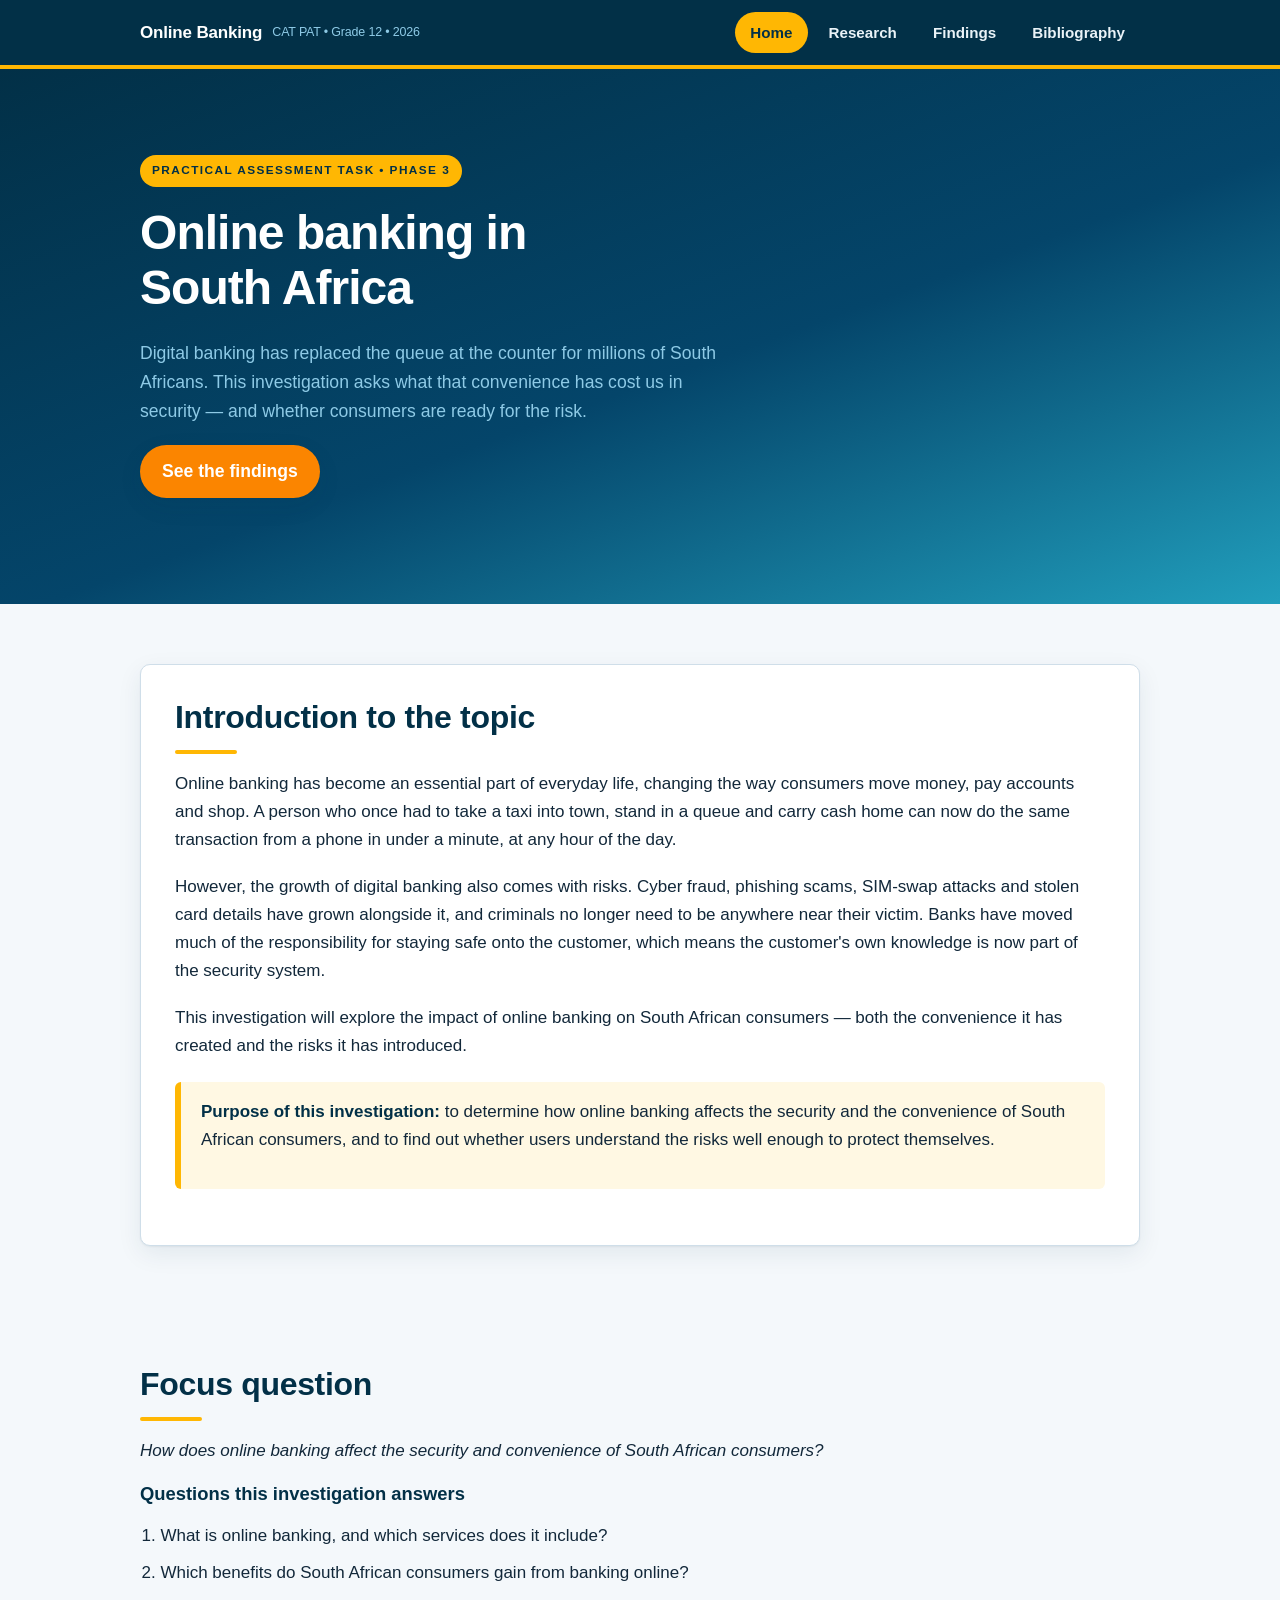
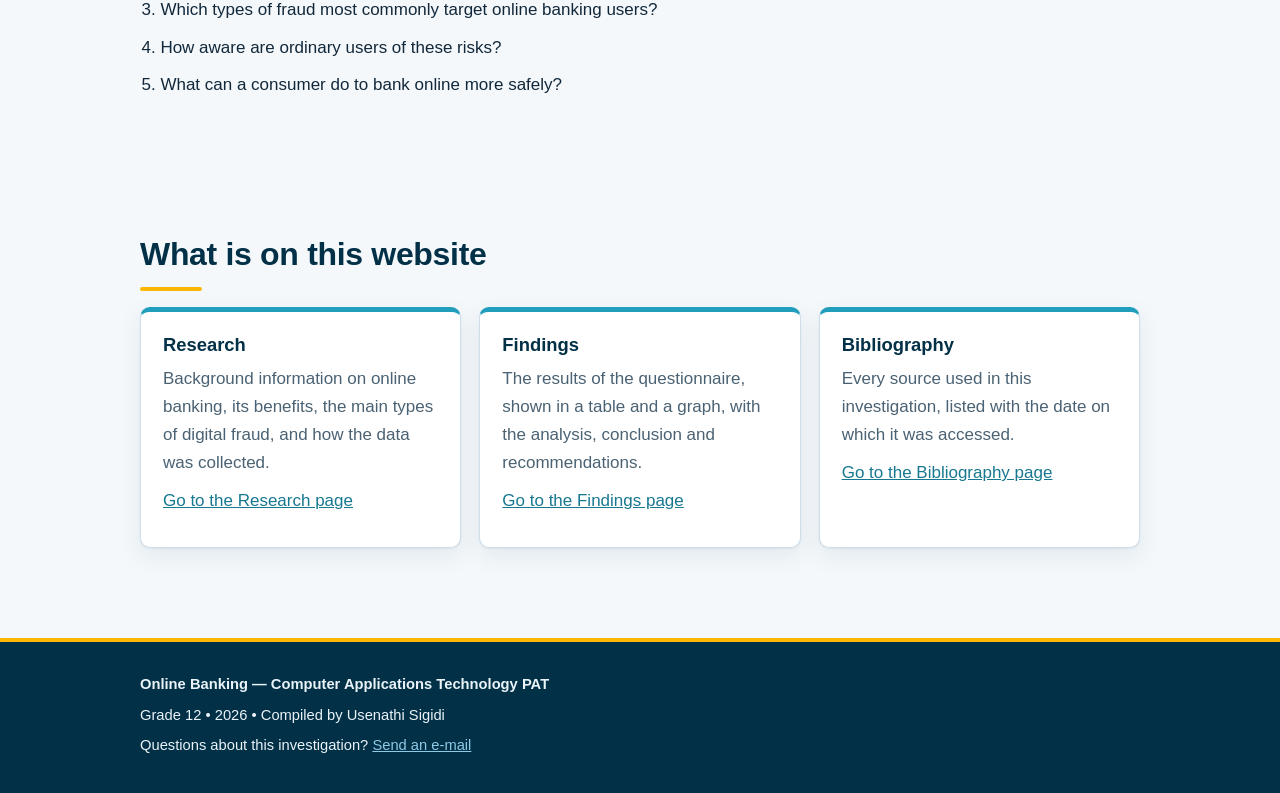
<file: cat-pat/home.html>
<!DOCTYPE html>
<html lang="en-ZA">
<head>
  <meta charset="utf-8">
  <meta name="viewport" content="width=device-width, initial-scale=1">
  <title>Home &mdash; Online Banking | CAT PAT Grade 12</title>
  <meta name="description" content="Grade 12 CAT Practical Assessment Task investigating how online banking affects the security and convenience of South African consumers.">
  <meta name="author" content="Usenathi Sigidi">
  <link rel="icon" href="img/favicon.svg" type="image/svg+xml">
  <link rel="stylesheet" href="css/pat.css">
</head>

<body>

<a class="skip" href="#main">Skip to the main content</a>

<!-- ============================ HEADER + NAVIGATION ====================== -->
<!-- This same header is on all four pages, so the site stays consistent. -->
<header class="site-header">
  <div class="wrap bar">
    <a class="brand" href="home.html">
      Online Banking
      <span>CAT PAT &bull; Grade 12 &bull; 2026</span>
    </a>

    <nav class="nav" aria-label="Main menu">
      <ul>
        <li><a class="here" href="home.html" aria-current="page">Home</a></li>
        <li><a href="research.html">Research</a></li>
        <li><a href="findings.html">Findings</a></li>
        <li><a href="bibliography.html">Bibliography</a></li>
      </ul>
    </nav>
  </div>
</header>

<main id="main">

  <!-- ================================ HERO =============================== -->
  <div class="hero">
    <div class="wrap">
      <p class="eyebrow">Practical Assessment Task &bull; Phase 3</p>
      <h1>Online banking in South Africa</h1>
      <p>Digital banking has replaced the queue at the counter for millions of
         South Africans. This investigation asks what that convenience has cost
         us in security &mdash; and whether consumers are ready for the risk.</p>
      <p><a class="btn" href="findings.html">See the findings</a></p>
    </div>
  </div>

  <!-- ========================== INTRODUCTION ============================= -->
  <section class="reveal">
    <div class="wrap">
      <div class="panel">
        <h2>Introduction to the topic</h2>

        <p>Online banking has become an essential part of everyday life,
           changing the way consumers move money, pay accounts and shop. A
           person who once had to take a taxi into town, stand in a queue and
           carry cash home can now do the same transaction from a phone in
           under a minute, at any hour of the day.</p>

        <p>However, the growth of digital banking also comes with risks. Cyber
           fraud, phishing scams, SIM-swap attacks and stolen card details have
           grown alongside it, and criminals no longer need to be anywhere near
           their victim. Banks have moved much of the responsibility for staying
           safe onto the customer, which means the customer's own knowledge is
           now part of the security system.</p>

        <p>This investigation will explore the impact of online banking on
           South African consumers &mdash; both the convenience it has created
           and the risks it has introduced.</p>

        <div class="note">
          <p><strong>Purpose of this investigation:</strong> to determine how
             online banking affects the security and the convenience of South
             African consumers, and to find out whether users understand the
             risks well enough to protect themselves.</p>
        </div>
      </div>
    </div>
  </section>

  <!-- ====================== FOCUS + SUB QUESTIONS ======================== -->
  <section class="reveal">
    <div class="wrap">
      <h2>Focus question</h2>

      <p><em>How does online banking affect the security and convenience of
         South African consumers?</em></p>

      <h3>Questions this investigation answers</h3>
      <ol class="steps">
        <li>What is online banking, and which services does it include?</li>
        <li>Which benefits do South African consumers gain from banking online?</li>
        <li>Which types of fraud most commonly target online banking users?</li>
        <li>How aware are ordinary users of these risks?</li>
        <li>What can a consumer do to bank online more safely?</li>
      </ol>
    </div>
  </section>

  <!-- ============================ SITE MAP =============================== -->
  <section class="reveal">
    <div class="wrap">
      <h2>What is on this website</h2>

      <ul class="cards">
        <li class="card">
          <h3>Research</h3>
          <p>Background information on online banking, its benefits, the main
             types of digital fraud, and how the data was collected.</p>
          <p><a href="research.html">Go to the Research page</a></p>
        </li>
        <li class="card">
          <h3>Findings</h3>
          <p>The results of the questionnaire, shown in a table and a graph,
             with the analysis, conclusion and recommendations.</p>
          <p><a href="findings.html">Go to the Findings page</a></p>
        </li>
        <li class="card">
          <h3>Bibliography</h3>
          <p>Every source used in this investigation, listed with the date on
             which it was accessed.</p>
          <p><a href="bibliography.html">Go to the Bibliography page</a></p>
        </li>
      </ul>
    </div>
  </section>

</main>

<!-- ================================ FOOTER =============================== -->
<footer class="site-footer">
  <div class="wrap">
    <p><strong>Online Banking &mdash; Computer Applications Technology PAT</strong></p>
    <p>Grade 12 &bull; 2026 &bull; Compiled by Usenathi Sigidi</p>
    <p>Questions about this investigation?
       <a href="mailto:usenathi.pat@example.com?subject=CAT%20PAT%20-%20Online%20Banking">Send an e-mail</a></p>
  </div>
</footer>

<button id="toTop" type="button" title="Back to top" aria-label="Back to top">&uarr;</button>

<script src="js/pat.js"></script>
</body>
</html>
</file>
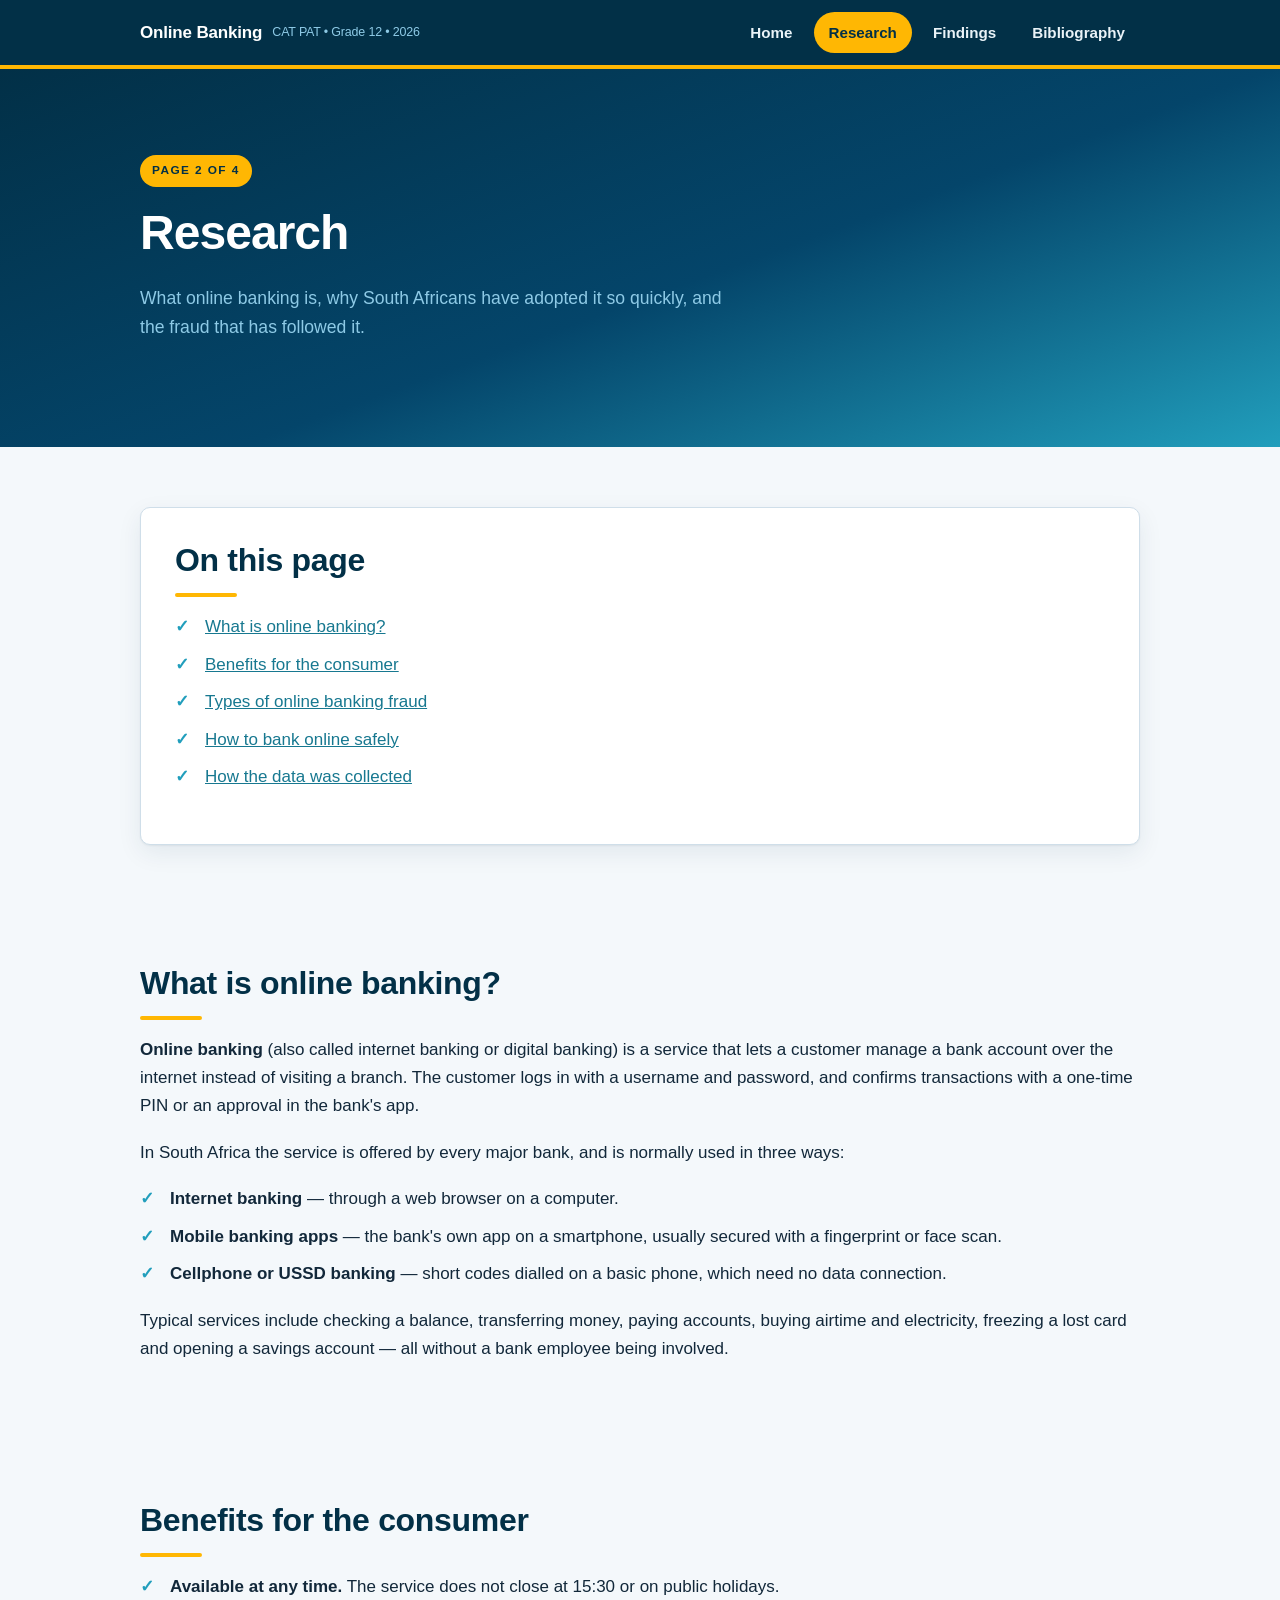
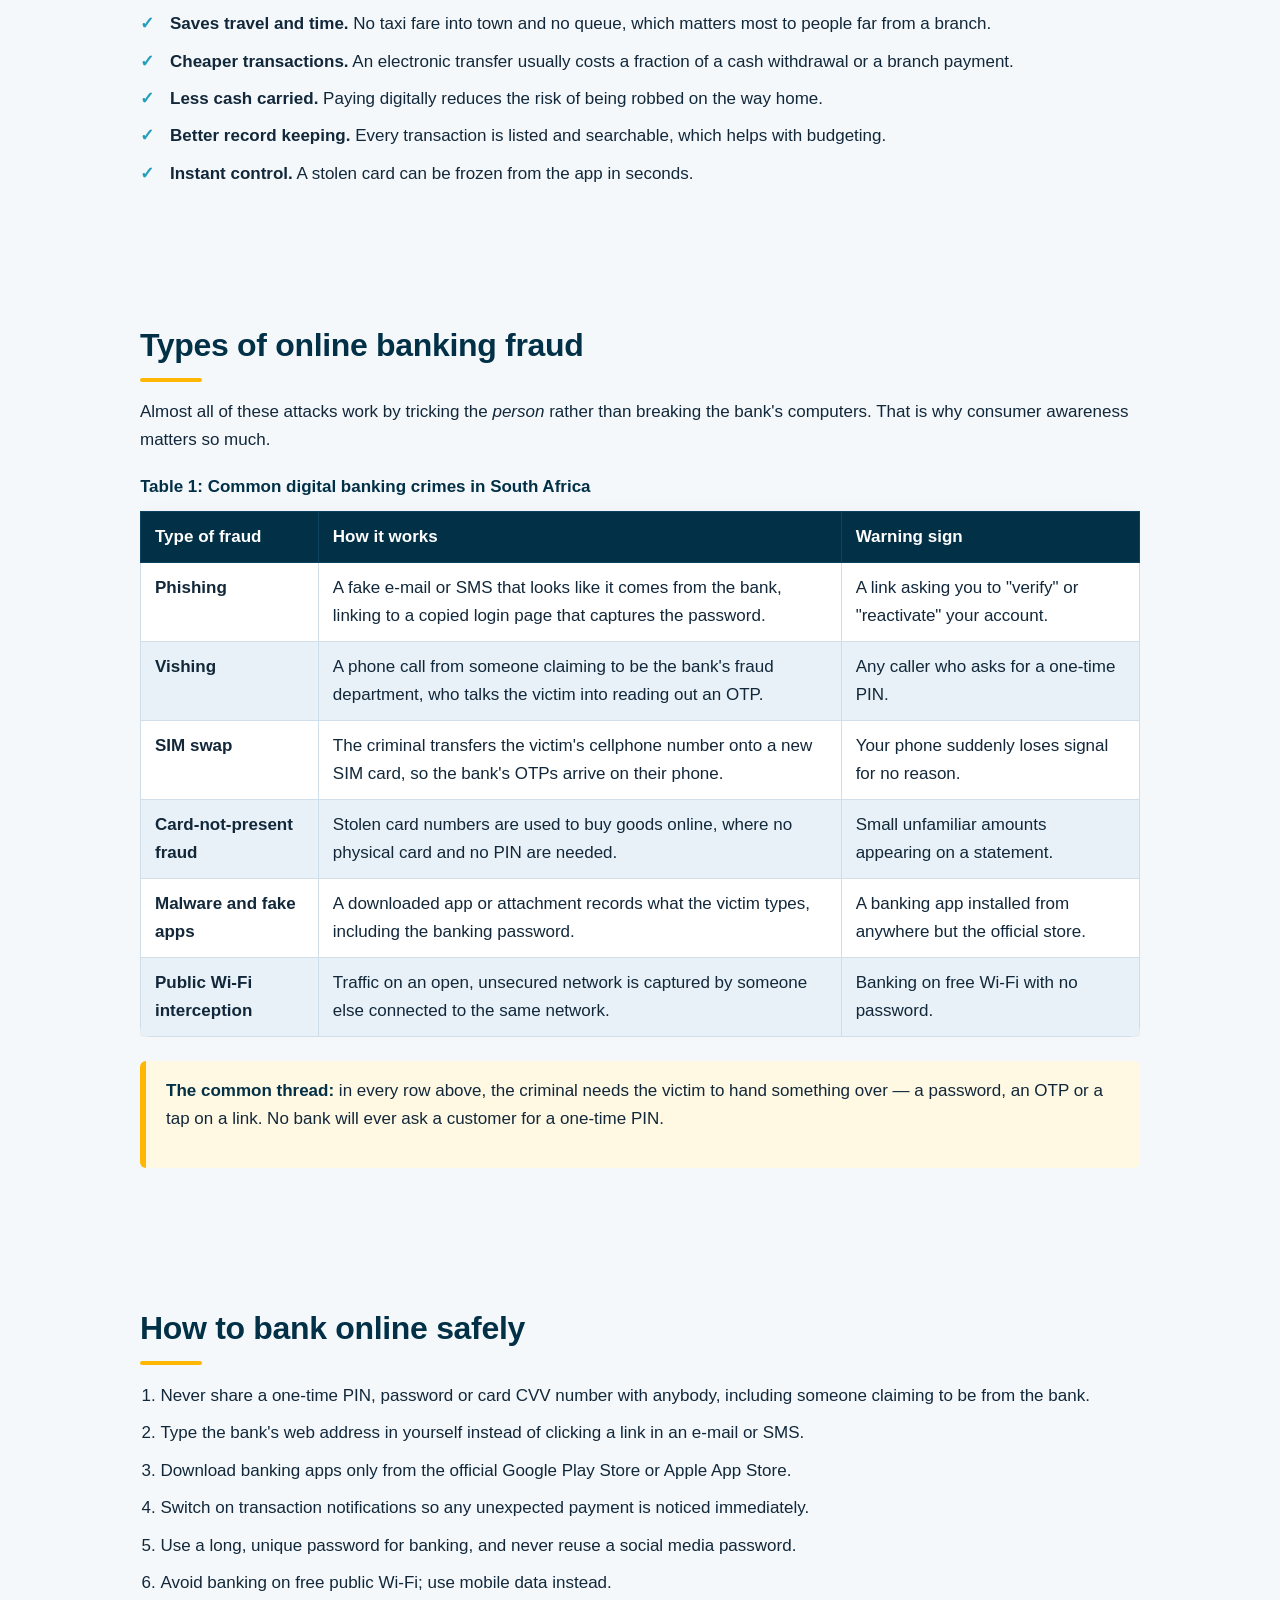
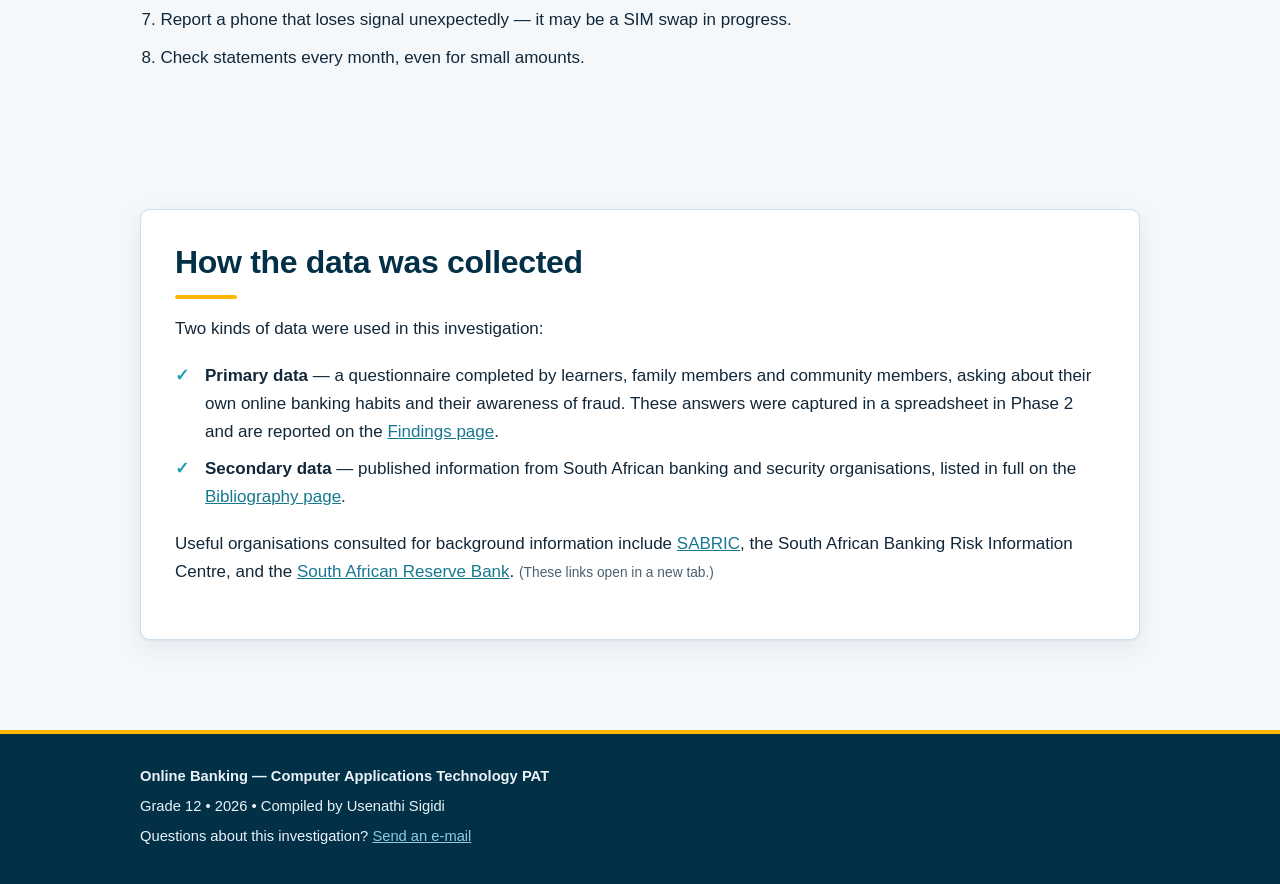
<file: cat-pat/research.html>
<!DOCTYPE html>
<html lang="en-ZA">
<head>
  <meta charset="utf-8">
  <meta name="viewport" content="width=device-width, initial-scale=1">
  <title>Research &mdash; Online Banking | CAT PAT Grade 12</title>
  <meta name="description" content="Background research on online banking in South Africa: what it is, its benefits, and the main types of digital banking fraud.">
  <meta name="author" content="Usenathi Sigidi">
  <link rel="icon" href="img/favicon.svg" type="image/svg+xml">
  <link rel="stylesheet" href="css/pat.css">
</head>

<body>

<a class="skip" href="#main">Skip to the main content</a>

<header class="site-header">
  <div class="wrap bar">
    <a class="brand" href="home.html">
      Online Banking
      <span>CAT PAT &bull; Grade 12 &bull; 2026</span>
    </a>

    <nav class="nav" aria-label="Main menu">
      <ul>
        <li><a href="home.html">Home</a></li>
        <li><a class="here" href="research.html" aria-current="page">Research</a></li>
        <li><a href="findings.html">Findings</a></li>
        <li><a href="bibliography.html">Bibliography</a></li>
      </ul>
    </nav>
  </div>
</header>

<main id="main">

  <div class="hero">
    <div class="wrap">
      <p class="eyebrow">Page 2 of 4</p>
      <h1>Research</h1>
      <p>What online banking is, why South Africans have adopted it so quickly,
         and the fraud that has followed it.</p>
    </div>
  </div>

  <!-- =========================== ON THIS PAGE ============================ -->
  <!-- Internal links: these jump to headings further down this same page. -->
  <section class="reveal">
    <div class="wrap">
      <div class="panel">
        <h2>On this page</h2>
        <ul class="ticks">
          <li><a href="#what">What is online banking?</a></li>
          <li><a href="#benefits">Benefits for the consumer</a></li>
          <li><a href="#fraud">Types of online banking fraud</a></li>
          <li><a href="#safety">How to bank online safely</a></li>
          <li><a href="#method">How the data was collected</a></li>
        </ul>
      </div>
    </div>
  </section>

  <!-- ============================== WHAT IS ============================== -->
  <section id="what" class="reveal">
    <div class="wrap">
      <h2>What is online banking?</h2>

      <p><strong>Online banking</strong> (also called internet banking or
         digital banking) is a service that lets a customer manage a bank
         account over the internet instead of visiting a branch. The customer
         logs in with a username and password, and confirms transactions with a
         one-time PIN or an approval in the bank's app.</p>

      <p>In South Africa the service is offered by every major bank, and is
         normally used in three ways:</p>

      <ul class="ticks">
        <li><strong>Internet banking</strong> &mdash; through a web browser on a
            computer.</li>
        <li><strong>Mobile banking apps</strong> &mdash; the bank's own app on a
            smartphone, usually secured with a fingerprint or face scan.</li>
        <li><strong>Cellphone or USSD banking</strong> &mdash; short codes dialled
            on a basic phone, which need no data connection.</li>
      </ul>

      <p>Typical services include checking a balance, transferring money,
         paying accounts, buying airtime and electricity, freezing a lost card
         and opening a savings account &mdash; all without a bank employee being
         involved.</p>
    </div>
  </section>

  <!-- ============================= BENEFITS ============================== -->
  <section id="benefits" class="reveal">
    <div class="wrap">
      <h2>Benefits for the consumer</h2>

      <ul class="ticks">
        <li><strong>Available at any time.</strong> The service does not close
            at 15:30 or on public holidays.</li>
        <li><strong>Saves travel and time.</strong> No taxi fare into town and
            no queue, which matters most to people far from a branch.</li>
        <li><strong>Cheaper transactions.</strong> An electronic transfer
            usually costs a fraction of a cash withdrawal or a branch payment.</li>
        <li><strong>Less cash carried.</strong> Paying digitally reduces the
            risk of being robbed on the way home.</li>
        <li><strong>Better record keeping.</strong> Every transaction is listed
            and searchable, which helps with budgeting.</li>
        <li><strong>Instant control.</strong> A stolen card can be frozen from
            the app in seconds.</li>
      </ul>
    </div>
  </section>

  <!-- =============================== FRAUD =============================== -->
  <section id="fraud" class="reveal">
    <div class="wrap">
      <h2>Types of online banking fraud</h2>

      <p>Almost all of these attacks work by tricking the <em>person</em>
         rather than breaking the bank's computers. That is why consumer
         awareness matters so much.</p>

      <div class="table-scroll">
        <table>
          <caption>Table 1: Common digital banking crimes in South Africa</caption>
          <thead>
            <tr>
              <th scope="col">Type of fraud</th>
              <th scope="col">How it works</th>
              <th scope="col">Warning sign</th>
            </tr>
          </thead>
          <tbody>
            <tr>
              <th scope="row">Phishing</th>
              <td>A fake e-mail or SMS that looks like it comes from the bank,
                  linking to a copied login page that captures the password.</td>
              <td>A link asking you to "verify" or "reactivate" your account.</td>
            </tr>
            <tr>
              <th scope="row">Vishing</th>
              <td>A phone call from someone claiming to be the bank's fraud
                  department, who talks the victim into reading out an OTP.</td>
              <td>Any caller who asks for a one-time PIN.</td>
            </tr>
            <tr>
              <th scope="row">SIM swap</th>
              <td>The criminal transfers the victim's cellphone number onto a
                  new SIM card, so the bank's OTPs arrive on their phone.</td>
              <td>Your phone suddenly loses signal for no reason.</td>
            </tr>
            <tr>
              <th scope="row">Card-not-present fraud</th>
              <td>Stolen card numbers are used to buy goods online, where no
                  physical card and no PIN are needed.</td>
              <td>Small unfamiliar amounts appearing on a statement.</td>
            </tr>
            <tr>
              <th scope="row">Malware and fake apps</th>
              <td>A downloaded app or attachment records what the victim types,
                  including the banking password.</td>
              <td>A banking app installed from anywhere but the official store.</td>
            </tr>
            <tr>
              <th scope="row">Public Wi-Fi interception</th>
              <td>Traffic on an open, unsecured network is captured by someone
                  else connected to the same network.</td>
              <td>Banking on free Wi-Fi with no password.</td>
            </tr>
          </tbody>
        </table>
      </div>

      <div class="note">
        <p><strong>The common thread:</strong> in every row above, the criminal
           needs the victim to hand something over &mdash; a password, an OTP or
           a tap on a link. No bank will ever ask a customer for a one-time PIN.</p>
      </div>
    </div>
  </section>

  <!-- ============================== SAFETY =============================== -->
  <section id="safety" class="reveal">
    <div class="wrap">
      <h2>How to bank online safely</h2>

      <ol class="steps">
        <li>Never share a one-time PIN, password or card CVV number with
            anybody, including someone claiming to be from the bank.</li>
        <li>Type the bank's web address in yourself instead of clicking a link
            in an e-mail or SMS.</li>
        <li>Download banking apps only from the official Google Play Store or
            Apple App Store.</li>
        <li>Switch on transaction notifications so any unexpected payment is
            noticed immediately.</li>
        <li>Use a long, unique password for banking, and never reuse a social
            media password.</li>
        <li>Avoid banking on free public Wi-Fi; use mobile data instead.</li>
        <li>Report a phone that loses signal unexpectedly &mdash; it may be a
            SIM swap in progress.</li>
        <li>Check statements every month, even for small amounts.</li>
      </ol>
    </div>
  </section>

  <!-- ============================== METHOD =============================== -->
  <section id="method" class="reveal">
    <div class="wrap">
      <div class="panel">
        <h2>How the data was collected</h2>

        <p>Two kinds of data were used in this investigation:</p>

        <ul class="ticks">
          <li><strong>Primary data</strong> &mdash; a questionnaire completed by
              learners, family members and community members, asking about their
              own online banking habits and their awareness of fraud. These
              answers were captured in a spreadsheet in Phase 2 and are reported
              on the <a href="findings.html">Findings page</a>.</li>
          <li><strong>Secondary data</strong> &mdash; published information from
              South African banking and security organisations, listed in full
              on the <a href="bibliography.html">Bibliography page</a>.</li>
        </ul>

        <p>Useful organisations consulted for background information include
           <a href="https://www.sabric.co.za/" target="_blank" rel="noopener">SABRIC</a>,
           the South African Banking Risk Information Centre, and the
           <a href="https://www.resbank.co.za/" target="_blank" rel="noopener">South African Reserve Bank</a>.
           <span class="small">(These links open in a new tab.)</span></p>
      </div>
    </div>
  </section>

</main>

<footer class="site-footer">
  <div class="wrap">
    <p><strong>Online Banking &mdash; Computer Applications Technology PAT</strong></p>
    <p>Grade 12 &bull; 2026 &bull; Compiled by Usenathi Sigidi</p>
    <p>Questions about this investigation?
       <a href="mailto:usenathi.pat@example.com?subject=CAT%20PAT%20-%20Online%20Banking">Send an e-mail</a></p>
  </div>
</footer>

<button id="toTop" type="button" title="Back to top" aria-label="Back to top">&uarr;</button>

<script src="js/pat.js"></script>
</body>
</html>
</file>
<file: assets/css/styles.css>
/* Figtree, self-hosted as one variable file (19 KB) so the page never waits on
   a third-party font host — and renders identically on a filtered network. */
@font-face {
  font-family: "Figtree";
  src: url("../fonts/figtree-variable.woff2") format("woff2");
  font-weight: 300 900;
  font-style: normal;
  font-display: swap;
  unicode-range: U+0000-00FF, U+0131, U+0152-0153, U+02BB-02BC, U+02C6, U+02DA,
    U+02DC, U+0304, U+0308, U+0329, U+2000-206F, U+2074, U+20AC, U+2122, U+2191,
    U+2193, U+2212, U+2215, U+FEFF, U+FFFD;
}
@font-face {
  font-family: "Figtree";
  src: url("../fonts/figtree-variable-ext.woff2") format("woff2");
  font-weight: 300 900;
  font-style: normal;
  font-display: swap;
  unicode-range: U+0100-02BA, U+02BD-02C5, U+02C7-02CC, U+02CE-02D7, U+02DD-02FF,
    U+0304, U+0308, U+0329, U+1D00-1DBF, U+1E00-1E9F, U+1EF2-1EFF, U+2020,
    U+20A0-20AB, U+20AD-20C0, U+2113, U+2C60-2C7F, U+A720-A7FF;
}

/* ==========================================================================
   EduPlanet Independent School — design system
   Palette sampled from the school's own brand mark (#01559D) and uniform navy.
   ========================================================================== */

:root {
  /* Ink & ground — never pure black, never pure white */
  --ink:            #0B1B33;
  --navy:           #07203C;
  --navy-2:         #0E3157;
  --navy-3:         #16406B;

  /* Brand */
  --brand:          #01559D;
  --brand-700:      #01447E;
  --brand-300:      #6FAEE0;
  --brand-100:      #E7F0F8;

  /* Surfaces */
  --canvas:         #FAFBFC;
  --paper:          #FFFFFF;
  --tint:           #F1F5F9;

  /* Text */
  --text:           #16273D;
  --text-muted:     #4B5F79;
  --on-navy:        #EAF1F8;
  --on-navy-muted:  #A9C0D6;

  /* Lines — hairline for decoration, strong for interactive borders (3:1) */
  --hairline:       #DCE4EC;   /* decorative dividers only */
  --hairline-strong:#7A8CA3;   /* interactive borders — must clear 3:1 on white */

  /* Type */
  --stack:   "Figtree", ui-sans-serif, system-ui, -apple-system, "Segoe UI",
             Helvetica, Arial, sans-serif;
  --display: var(--stack);
  --sans:    var(--stack);
  --label:   var(--stack);   /* small caps labels are letter-spaced bold, not mono */
  --mono:    var(--stack);   /* kept as an alias so existing rules still resolve */

  /* Rhythm */
  --wrap:    1200px;
  --gutter:  clamp(20px, 5vw, 64px);
  --section: clamp(64px, 9vw, 132px);

  /* Motion */
  --ease:      cubic-bezier(.22, .61, .36, 1);
  --ease-out:  cubic-bezier(.16, .84, .44, 1);
  --dur:       .5s;

  --shadow-sm: 0 1px 2px rgba(11,27,51,.06), 0 4px 14px rgba(11,27,51,.05);
  --shadow-md: 0 2px 6px rgba(11,27,51,.07), 0 18px 44px rgba(11,27,51,.10);
}

/* --------------------------------------------------------------- reset -- */

*, *::before, *::after { box-sizing: border-box; }

html, body {
  overflow-x: hidden;                 /* fallback first */
  overflow-x: clip;
}

html { scroll-behavior: smooth; -webkit-text-size-adjust: 100%; }

body {
  margin: 0;
  background: var(--canvas);
  color: var(--text);
  font-family: var(--sans);
  font-size: clamp(16.5px, .55vw + 14.9px, 18px);
  line-height: 1.62;
  font-weight: 450;
  -webkit-font-smoothing: antialiased;
  text-rendering: optimizeLegibility;
}

img, svg, video { display: block; max-width: 100%; }
img, video { height: auto; }

h1, h2, h3, h4 {
  overflow-wrap: break-word;
  font-family: var(--display);
  font-weight: 900;
  line-height: 1.03;
  letter-spacing: -.032em;
  color: var(--ink);
  margin: 0 0 .45em;
  text-wrap: balance;
}

h1 { font-size: clamp(2.9rem, 6.4vw, 5.4rem); }
h2 { font-size: clamp(2.1rem, 4.1vw, 3.5rem); }
h3 { font-size: clamp(1.35rem, 1.8vw, 1.7rem); letter-spacing: -.025em; }
h4 { font-size: 1.1rem; font-weight: 700; letter-spacing: -.015em; }

p { margin: 0 0 1.1em; }
p:last-child { margin-bottom: 0; }

a { color: var(--brand); text-decoration-thickness: 1px; text-underline-offset: 3px; }
a:hover { color: var(--brand-700); }

:focus-visible {
  outline: 3px solid var(--brand);
  outline-offset: 3px;
  border-radius: 3px;
}

::selection { background: var(--brand); color: #fff; }

/* ------------------------------------------------------------ utilities -- */

.wrap {
  width: min(100% - (var(--gutter) * 2), var(--wrap));
  margin-inline: auto;
}
.wrap--narrow { max-width: 860px; }

.skip {
  position: absolute; left: -9999px; top: 0; z-index: 200;
  background: var(--brand); color: #fff; padding: 12px 20px;
  font-weight: 600; border-radius: 0 0 6px 0;
}
.skip:focus { left: 0; color: #fff; }

.sr-only {
  position: absolute; width: 1px; height: 1px; padding: 0; margin: -1px;
  overflow: hidden; clip: rect(0 0 0 0); white-space: nowrap; border: 0;
}

/* The signature device: a small orbit ring paired with every eyebrow label. */
.eyebrow {
  display: inline-flex; align-items: center; gap: 10px;
  font-family: var(--label);
  font-size: .74rem;
  font-weight: 700;
  letter-spacing: .17em;
  text-transform: uppercase;
  color: var(--brand);
  margin: 0 0 1.15rem;
}
.eyebrow::before {
  content: "";
  width: 11px; height: 11px; flex: none;
  border: 1.5px solid currentColor;
  border-radius: 50%;
  border-right-color: transparent;
  transform: rotate(-30deg);
}
.band--navy .eyebrow { color: var(--brand-300); }
/* Lighter over live footage, where the worst frame is far brighter than a
   solid navy band. */
.hero .eyebrow { color: #C3DCF4; }

.lede {
  font-size: clamp(1.14rem, 1.45vw, 1.4rem);
  line-height: 1.55;
  font-weight: 500;
  color: var(--text-muted);
  max-width: 62ch;
}
.band--navy .lede { color: var(--on-navy-muted); }

/* ------------------------------------------------------------- buttons -- */

.btn {
  display: inline-flex; align-items: center; justify-content: center; gap: .6em;
  font-family: var(--sans);
  font-size: .96rem;
  font-weight: 800;
  letter-spacing: -.005em;
  padding: 15px 28px;
  border-radius: 4px;
  border: 1.5px solid transparent;
  text-decoration: none;
  cursor: pointer;
  transition: background-color var(--dur) var(--ease),
              border-color var(--dur) var(--ease),
              color var(--dur) var(--ease),
              transform var(--dur) var(--ease);
}
.btn:hover { transform: translateY(-1px); }
.btn:active { transform: translateY(0); }

.btn--primary { background: var(--brand); color: #fff; }
.btn--primary:hover { background: var(--brand-700); color: #fff; }

.btn--ghost {
  background: transparent;
  color: var(--ink);
  border-color: var(--hairline-strong);
}
.btn--ghost:hover { border-color: var(--ink); color: var(--ink); background: rgba(11,27,51,.03); }

.btn--on-dark {
  background: transparent; color: #fff;
  border-color: rgba(255,255,255,.5);
}
.btn--on-dark:hover { background: rgba(255,255,255,.12); color: #fff; border-color: #fff; }

.btn-row { display: flex; flex-wrap: wrap; gap: 14px; align-items: center; }

.arrow-link {
  display: inline-flex; align-items: center; gap: .5em;
  font-weight: 700; font-size: .95rem;
  text-decoration: none;
  color: var(--brand);
}
.arrow-link span { transition: transform var(--dur) var(--ease); }
.arrow-link:hover span { transform: translateX(4px); }
.band--navy .arrow-link { color: var(--brand-300); }

@media (pointer: coarse) {
  .btn { min-height: 44px; }
  .nav a, .footer a { min-height: 44px; display: inline-flex; align-items: center; }
}

/* -------------------------------------------------------------- header -- */

.header {
  position: sticky; top: 0; z-index: 100;
  background: rgba(7,32,60,.92);
  backdrop-filter: blur(14px);
  -webkit-backdrop-filter: blur(14px);
  border-bottom: 1px solid rgba(255,255,255,.10);
  transition: background-color var(--dur) var(--ease), border-color var(--dur) var(--ease);
}
.header__bar {
  display: flex; align-items: center; gap: 24px;
  min-height: 74px;
  transition: min-height var(--dur) var(--ease);
}
.header.is-scrolled .header__bar { min-height: 62px; }

.brand {
  display: inline-flex; align-items: center; gap: 11px;
  text-decoration: none; color: #fff;
  flex: none;
  margin-right: auto;
}
.sprite { position: absolute; width: 0; height: 0; overflow: hidden; }
.brand__mark { width: 34px; height: 36px; flex: none; }
.brand__text { display: block; }
.brand__word { width: 104px; height: 18px; display: block; }

.brand__sub {
  display: block;
  font-family: var(--label);
  font-size: .58rem; font-weight: 700; letter-spacing: .16em; text-transform: uppercase;
  color: var(--on-navy-muted);
  margin-top: 4px;
  white-space: nowrap;
}

.nav { display: flex; align-items: center; gap: 4px; }
.nav a {
  color: var(--on-navy);
  text-decoration: none;
  font-size: .93rem;
  font-weight: 600;
  padding: 9px 13px;
  border-radius: 4px;
  white-space: nowrap;
  transition: background-color .3s var(--ease), color .3s var(--ease);
}
.nav a:hover { background: rgba(255,255,255,.10); color: #fff; }
.nav a[aria-current="page"] { color: #fff; font-weight: 700; }

.header__cta { display: flex; align-items: center; gap: 10px; flex: none; }
.header__cta .btn { padding: 11px 20px; font-size: .88rem; }

.icon-link {
  display: inline-flex; align-items: center; justify-content: center;
  width: 40px; height: 40px;
  border-radius: 4px;
  color: var(--on-navy);
  border: 1px solid rgba(255,255,255,.22);
  transition: background-color .3s var(--ease), border-color .3s var(--ease);
}
.icon-link:hover { background: rgba(255,255,255,.12); color: #fff; border-color: rgba(255,255,255,.5); }
.icon-link svg { width: 18px; height: 18px; }

.nav-toggle {
  display: none;
  width: 44px; height: 44px;
  align-items: center; justify-content: center;
  background: transparent; color: #fff;
  border: 1px solid rgba(255,255,255,.28);
  border-radius: 4px; cursor: pointer;
}
.nav-toggle svg { width: 20px; height: 20px; }
.nav-toggle .icon-close { display: none; }
.nav-toggle[aria-expanded="true"] .icon-close { display: block; }
.nav-toggle[aria-expanded="true"] .icon-open  { display: none; }

@media (max-width: 1040px) {
  .nav-toggle { display: inline-flex; }
  .header__cta .btn--apply { display: none; }
  .nav {
    position: fixed; inset: 74px 0 auto 0;
    flex-direction: column; align-items: stretch; gap: 0;
    background: var(--navy);
    padding: 12px var(--gutter) 28px;
    border-bottom: 1px solid rgba(255,255,255,.12);
    max-height: calc(100dvh - 74px);
    overflow-y: auto;
    transform: translateY(-8px);
    opacity: 0; visibility: hidden;
    transition: opacity .3s var(--ease), transform .3s var(--ease), visibility .3s;
  }
  .nav.is-open { opacity: 1; visibility: visible; transform: translateY(0); }
  .nav a { padding: 14px 4px; border-bottom: 1px solid rgba(255,255,255,.09); border-radius: 0; }
  .nav .btn { margin-top: 18px; }
}

/* ---------------------------------------------------------------- hero -- */

.hero {
  position: relative;
  isolation: isolate;
  background: var(--navy);
  color: #fff;
  min-height: clamp(560px, 88vh, 900px);
  display: flex; align-items: flex-end;
  overflow: hidden;
}
.hero__media { position: absolute; inset: 0; z-index: -2; }
.hero__media img, .hero__media video {
  width: 100%; height: 100%;
  object-fit: cover;
  object-position: 50% 42%;
}
/* The poster attribute paints the first frame, so the element is visible from
   the start and there is nothing to fade in. */
.hero__media video { opacity: 1; background: var(--navy); }

/* Four-layer legibility: base linear scrim + radial + text shadow on the block. */
/* Tuned against the WORST frame behind the text — the bright golden-hour poster
   that phones and reduced-motion visitors get, not the darker video frames. */
.hero__scrim {
  position: absolute; inset: 0; z-index: -1; pointer-events: none;
  /* Two scrims, not one blanket: a gentle lift off the bottom edge, plus a
     left-anchored wash that covers only the text column. The right of the
     frame stays clear so the footage is actually visible. */
  background:
    linear-gradient(to right, rgba(4,16,32,.93) 0%, rgba(4,16,32,.89) 36%,
                              rgba(4,16,32,.68) 54%, rgba(4,16,32,.18) 76%,
                              rgba(4,16,32,0) 90%),
    linear-gradient(to top, rgba(4,16,32,.72) 0%, rgba(4,16,32,.40) 30%,
                            rgba(4,16,32,.10) 62%, rgba(4,16,32,.14) 100%);
}
/* Narrow screens put the text across the full width, so the wash has to come
   from the bottom instead of the side. */
@media (max-width: 900px) {
  .hero__scrim {
    background:
      linear-gradient(to top, rgba(4,16,32,.95) 0%, rgba(4,16,32,.90) 48%,
                              rgba(4,16,32,.66) 72%, rgba(4,16,32,.30) 90%,
                              rgba(4,16,32,.22) 100%);
  }
}

/* Small text over live footage gets its own backing rather than relying on the
   wash, so it stays readable whatever frame is behind it. */
.hero .eyebrow {
  /* .80 keeps the label at 4.5:1 even over the brightest frame behind it. */
  background: rgba(6,20,38,.80);
  border: 1px solid rgba(255,255,255,.24);
  border-radius: 999px;
  padding: 7px 14px 7px 12px;
  backdrop-filter: blur(6px); -webkit-backdrop-filter: blur(6px);
  text-shadow: none;
}

.hero__inner { padding: 150px 0 clamp(48px, 7vw, 88px); width: 100%; }
.hero__meta { max-width: 46ch; }
.hero h1 { color: #fff; max-width: 13ch; margin-bottom: .35em; }
.hero__lede { color: #DCE8F3; max-width: 40ch; font-size: clamp(1.05rem, 1.3vw, 1.28rem); }
.hero .eyebrow, .hero h1, .hero__lede {
  text-shadow: 0 1px 2px rgba(4,14,28,.75), 0 3px 14px rgba(4,14,28,.55);
}
.hero .btn { text-shadow: none; }
.hero .btn-row { margin-top: 32px; }

.hero__meta {
  display: flex; flex-wrap: wrap; gap: 10px 28px;
  margin-top: clamp(38px, 5vw, 60px);
  padding-top: 26px;
  border-top: 1px solid rgba(255,255,255,.22);
  font-family: var(--label);
  font-size: .75rem; font-weight: 700; letter-spacing: .11em; text-transform: uppercase;
  color: #C4D6E6;
}

/* ------------------------------------------------------------- section -- */

.band { padding: var(--section) 0; position: relative; }
.band--tint  { background: var(--tint); }
.band--paper { background: var(--paper); }
.band--navy  { background: var(--navy); color: var(--on-navy); }
.band--navy h1, .band--navy h2, .band--navy h3 { color: #fff; }
.band--navy p { color: var(--on-navy-muted); }
.band + .band--paper { border-top: 1px solid var(--hairline); }

/* Signature: a large faint orbit ring bleeding off the edge of navy bands. */
.band--navy::after {
  content: "";
  position: absolute; right: -170px; top: 50%;
  width: 520px; height: 520px;
  transform: translateY(-50%);
  border: 1px solid rgba(255,255,255,.10);
  border-radius: 50%;
  pointer-events: none;
}
.band--navy::before {
  content: "";
  position: absolute; right: -80px; top: 50%;
  width: 340px; height: 340px;
  transform: translateY(-50%);
  border: 1px solid rgba(111,174,224,.16);
  border-radius: 50%;
  pointer-events: none;
}
@media (max-width: 900px) { .band--navy::after, .band--navy::before { display: none; } }

.section-head { max-width: 72ch; margin-bottom: clamp(38px, 5vw, 64px); }
.section-head--split {
  max-width: none;
  display: grid; grid-template-columns: minmax(0,1fr) minmax(0,.85fr);
  gap: 28px clamp(32px, 6vw, 90px);
  align-items: end;
}
@media (max-width: 820px) { .section-head--split { grid-template-columns: 1fr; align-items: start; } }

/* ------------------------------------------------------------- page top -- */

.pagehead {
  background: var(--navy); color: #fff;
  padding: clamp(90px, 12vw, 150px) 0 clamp(52px, 7vw, 86px);
  position: relative; overflow: hidden;
}
.pagehead::after {
  content: ""; position: absolute; right: -140px; top: 50%;
  width: 460px; height: 460px; transform: translateY(-50%);
  border: 1px solid rgba(255,255,255,.12); border-radius: 50%;
}
.pagehead h1 { color: #fff; max-width: 18ch; }
.pagehead .lede { color: var(--on-navy-muted); }

.crumbs {
  font-family: var(--label); font-size: .74rem; font-weight: 700; letter-spacing: .13em;
  text-transform: uppercase; color: var(--on-navy-muted); margin-bottom: 18px;
}
.crumbs a { color: var(--on-navy-muted); text-decoration: none; }
.crumbs a:hover { color: #fff; }

/* --------------------------------------------------------------- grids -- */

.grid { display: grid; gap: clamp(20px, 2.4vw, 30px); }
.grid--2 { grid-template-columns: repeat(2, minmax(0,1fr)); }
.grid--3 { grid-template-columns: repeat(3, minmax(0,1fr)); }
.grid--4 { grid-template-columns: repeat(4, minmax(0,1fr)); }
@media (max-width: 980px) { .grid--3, .grid--4 { grid-template-columns: repeat(2, minmax(0,1fr)); } }
@media (max-width: 640px) { .grid--2, .grid--3, .grid--4 { grid-template-columns: 1fr; } }

.card {
  background: var(--paper);
  border: 1px solid var(--hairline);
  border-radius: 6px;
  padding: clamp(24px, 2.6vw, 34px);
  transition: border-color var(--dur) var(--ease), box-shadow var(--dur) var(--ease),
              transform var(--dur) var(--ease);
}
.card:hover { border-color: var(--hairline-strong); box-shadow: var(--shadow-md); transform: translateY(-2px); }
.card h3 { margin-bottom: .45em; }
.card p { color: var(--text-muted); font-size: .96rem; margin-bottom: 0; overflow-wrap: break-word; }
.card__num {
  font-family: var(--label); font-size: .74rem; font-weight: 700; letter-spacing: .14em;
  text-transform: uppercase; color: var(--brand); display: block; margin-bottom: 14px;
}

.band--navy .card {
  background: rgba(255,255,255,.045);
  border-color: rgba(255,255,255,.14);
}
.band--navy .card:hover { border-color: rgba(255,255,255,.34); background: rgba(255,255,255,.075); }
.band--navy .card p { color: var(--on-navy-muted); }
.band--navy .card__num { color: var(--brand-300); }

/* stats */
.stats {
  display: grid; grid-template-columns: repeat(4, minmax(0,1fr));
  gap: 1px; background: var(--hairline);
  border: 1px solid var(--hairline); border-radius: 6px; overflow: hidden;
}
@media (max-width: 780px) { .stats { grid-template-columns: repeat(2, minmax(0,1fr)); } }
@media (max-width: 430px) {
  .stat { padding: 20px 16px; }
  .stat__value { font-size: clamp(1.3rem, 6.2vw, 1.7rem); }
  /* A nine-digit registration number is data, not a headline: it gets its own
   size so it fits one line in a half-width cell and doesn't outshout "2016". */
.stat__value--long {
  font-size: clamp(1.15rem, 3.4vw, 1.9rem);
  letter-spacing: -.03em;
}
.stat__label { font-size: .62rem; letter-spacing: .1em; }
}
.stat { background: var(--paper); padding: clamp(22px, 2.6vw, 32px); }
.stat__value {
  font-family: var(--display);
  /* Sized off the column, not the viewport: the longest value is a nine-digit
     registration number and it has to fit a half-width cell on a phone. */
  font-size: clamp(1.45rem, 5.1vw, 2.9rem);
  font-weight: 800; letter-spacing: -.045em; color: var(--brand);
  line-height: 1.02; margin-bottom: 10px;
  overflow-wrap: anywhere; font-variant-numeric: tabular-nums;
}
/* A nine-digit registration number is data, not a headline: it gets its own
   size so it fits one line in a half-width cell and doesn't outshout "2016". */
.stat__value--long {
  font-size: clamp(1.15rem, 3.4vw, 1.9rem);
  letter-spacing: -.03em;
}
.stat__label {
  font-family: var(--label); font-size: .7rem; font-weight: 700; letter-spacing: .14em;
  text-transform: uppercase; color: var(--text-muted); line-height: 1.5;
}
.band--navy .stats { background: rgba(255,255,255,.14); border-color: rgba(255,255,255,.14); }
.band--navy .stat { background: var(--navy); }
.band--navy .stat__value { color: #fff; }
.band--navy /* A nine-digit registration number is data, not a headline: it gets its own
   size so it fits one line in a half-width cell and doesn't outshout "2016". */
.stat__value--long {
  font-size: clamp(1.15rem, 3.4vw, 1.9rem);
  letter-spacing: -.03em;
}
.stat__label { color: var(--on-navy-muted); }

/* --------------------------------------------------------------- media -- */

.figure { margin: 0; position: relative; }
.figure img {
  width: 100%; border-radius: 6px;
  aspect-ratio: 4 / 3; object-fit: cover;
  background: var(--tint);
}
.figure--tall img { aspect-ratio: 3 / 4; }
.figure--wide img { aspect-ratio: 16 / 9; }
.figure figcaption {
  font-family: var(--label); font-size: .72rem; font-weight: 700; letter-spacing: .11em;
  text-transform: uppercase; color: var(--text-muted); margin-top: 12px;
}
.band--navy .figure figcaption { color: var(--on-navy-muted); }

.split {
  display: grid; grid-template-columns: repeat(2, minmax(0,1fr));
  gap: clamp(32px, 5vw, 76px); align-items: center;
}
.split--reverse .split__media { order: 2; }
@media (max-width: 880px) {
  .split { grid-template-columns: 1fr; gap: 34px; }
  .split--reverse .split__media { order: 0; }
}

/* ---------------------------------------------------------------- list -- */

.ticks { list-style: none; padding: 0; margin: 0; display: grid; gap: 12px; }
.ticks li {
  position: relative; padding-left: 30px;
  color: var(--text-muted); font-size: .98rem;
}
.ticks li::before {
  content: ""; position: absolute; left: 0; top: .52em;
  width: 15px; height: 8px;
  border-left: 2px solid var(--brand); border-bottom: 2px solid var(--brand);
  transform: rotate(-45deg);
}
.band--navy .ticks li { color: var(--on-navy-muted); }
.band--navy .ticks li::before { border-color: var(--brand-300); }

.values {
  display: flex; flex-wrap: wrap; gap: 10px; list-style: none; padding: 0; margin: 0;
}
.values li {
  font-family: var(--label); font-size: .76rem; font-weight: 700; letter-spacing: .11em; text-transform: uppercase;
  padding: 9px 16px; border-radius: 999px;
  border: 1px solid rgba(255,255,255,.26); color: #fff;
}
.band--paper .values li, .band--tint .values li {
  border-color: var(--hairline-strong); color: var(--brand);
}

/* definition rows (contact / registration details) */
.rows { border-top: 1px solid var(--hairline); }
.rows div {
  display: grid; grid-template-columns: 210px 1fr; gap: 8px 28px;
  padding: 18px 0; border-bottom: 1px solid var(--hairline);
}
@media (max-width: 620px) { .rows div { grid-template-columns: 1fr; } }
.rows dt {
  font-family: var(--label); font-size: .74rem; font-weight: 700; letter-spacing: .13em;
  text-transform: uppercase; color: var(--text-muted); margin: 0;
}
.rows dd { margin: 0; font-weight: 500; overflow-wrap: anywhere; }
.band--navy .rows, .band--navy .rows div { border-color: rgba(255,255,255,.16); }
.band--navy .rows dt { color: var(--on-navy-muted); }
.band--navy .rows dd { color: #fff; }

/* --------------------------------------------------------------- steps -- */

.steps { counter-reset: step; display: grid; gap: 0; border-top: 1px solid var(--hairline); }
.step {
  display: grid; grid-template-columns: 92px 1fr;
  gap: 10px 28px; padding: clamp(24px, 3vw, 34px) 0;
  border-bottom: 1px solid var(--hairline);
}
@media (max-width: 700px) { .step { grid-template-columns: 1fr; gap: 6px; } }
.step__n {
  counter-increment: step;
  font-family: var(--label); font-size: .78rem; font-weight: 700; letter-spacing: .12em;
  color: var(--brand); padding-top: .3em;
}
.step__n::before { content: "0" counter(step); }
.step h3 { margin-bottom: .4em; }
.step p { color: var(--text-muted); margin-bottom: 0; }

/* ------------------------------------------------------------- gallery -- */

.gallery { display: grid; grid-template-columns: repeat(6, 1fr); gap: clamp(12px, 1.6vw, 20px); }
.gallery figure { margin: 0; grid-column: span 2; }
.gallery img {
  width: 100%; height: 100%; object-fit: cover;
  border-radius: 6px; aspect-ratio: 4/5; background: var(--tint);
  transition: transform .7s var(--ease);
}
.gallery .g-wide { grid-column: span 4; }
.gallery .g-wide img { aspect-ratio: 16/9; }
.gallery .g-half { grid-column: span 3; }
.gallery .g-half img { aspect-ratio: 3/2; }
.gallery figure { overflow: hidden; border-radius: 6px; }
.gallery figure:hover img { transform: scale(1.035); }
@media (max-width: 900px) {
  .gallery { grid-template-columns: repeat(2, 1fr); }
  .gallery figure, .gallery .g-wide, .gallery .g-half { grid-column: span 1; }
  .gallery img, .gallery .g-wide img, .gallery .g-half img { aspect-ratio: 4/3; }
}

/* --------------------------------------------------------------- quote -- */

.quote { max-width: 24ch; }
.quote blockquote {
  margin: 0;
  font-family: var(--display);
  font-size: clamp(1.7rem, 3vw, 2.6rem);
  line-height: 1.14; letter-spacing: -.035em;
  color: #fff; font-weight: 800;
  max-width: 20ch;
}
.quote cite {
  display: block; margin-top: 22px; font-style: normal;
  font-family: var(--label); font-size: .74rem; font-weight: 700; letter-spacing: .13em;
  text-transform: uppercase; color: var(--on-navy-muted);
}

/* ----------------------------------------------------------------- cta -- */

.cta {
  background: var(--brand);
  color: #fff;
  padding: clamp(48px, 7vw, 86px) 0;
  position: relative; overflow: hidden;
}
.cta::after {
  content: ""; position: absolute; left: -120px; bottom: -180px;
  width: 420px; height: 420px; border-radius: 50%;
  border: 1px solid rgba(255,255,255,.22);
}
.cta h2 { color: #fff; }
.cta p { color: #D6E7F6; }
.cta__inner {
  display: grid; grid-template-columns: 1fr auto; gap: 30px 60px; align-items: center;
  position: relative; z-index: 1;
}
@media (max-width: 820px) { .cta__inner { grid-template-columns: 1fr; } }
.cta .btn--primary { background: #fff; color: var(--brand); }
.cta .btn--primary:hover { background: #EAF2FA; color: var(--brand-700); }

/* -------------------------------------------------------------- footer -- */

.footer {
  background: var(--ink); color: var(--on-navy-muted);
  padding: clamp(52px, 6vw, 78px) 0 34px;
  font-size: .92rem;
}
.footer a { color: var(--on-navy-muted); text-decoration: none; }
.footer a:hover { color: #fff; text-decoration: underline; }
.footer__grid {
  display: grid; grid-template-columns: 1.5fr 1fr 1fr 1.2fr;
  gap: 40px clamp(28px, 4vw, 60px);
}
@media (max-width: 940px) { .footer__grid { grid-template-columns: 1fr 1fr; } }
@media (max-width: 560px) { .footer__grid { grid-template-columns: 1fr; } }
.footer h3 {
  font-family: var(--label); font-size: .72rem; font-weight: 700; letter-spacing: .14em;
  text-transform: uppercase; color: #fff; font-weight: 500; margin-bottom: 16px;
}
.footer ul { list-style: none; padding: 0; margin: 0; display: grid; gap: 9px; }
.footer .brand { color: #fff; margin-bottom: 16px; }
.footer__legal {
  margin-top: clamp(38px, 5vw, 58px); padding-top: 24px;
  border-top: 1px solid rgba(255,255,255,.13);
  display: flex; flex-wrap: wrap; gap: 8px 26px; justify-content: space-between;
  font-family: var(--label); font-size: .7rem; font-weight: 600; letter-spacing: .07em; color: #7E93AA;
}

/* ------------------------------------------------------------ entrance -- */

/* Entrances are opt-in via the .js class set in <head>. With JavaScript off,
   blocked, or merely slow, every section stays visible — content is never
   hidden behind a script that might not run. */
.js .reveal { opacity: 0; transform: translateY(18px); }
.js .reveal.in {
  opacity: 1; transform: none;
  transition: opacity .7s var(--ease-out), transform .7s var(--ease-out);
}
.js .stagger > * { opacity: 0; transform: translateY(18px); }
.stagger.in > * {
  opacity: 1; transform: none;
  transition: opacity .7s var(--ease-out), transform .7s var(--ease-out);
}
.stagger.in > *:nth-child(1) { transition-delay: 0ms; }
.stagger.in > *:nth-child(2) { transition-delay: 80ms; }
.stagger.in > *:nth-child(3) { transition-delay: 160ms; }
.stagger.in > *:nth-child(4) { transition-delay: 240ms; }
.stagger.in > *:nth-child(5) { transition-delay: 320ms; }
.stagger.in > *:nth-child(6) { transition-delay: 400ms; }
/* Retire the stagger once the entrance is done, at matching specificity,
   so later hovers don't inherit the delay. */
.stagger.in.done > *:nth-child(n) { transition-delay: 0s !important; }

/* ------------------------------------------------------ reduced motion -- */

@media (prefers-reduced-motion: reduce) {
  html { scroll-behavior: auto; }
  *, *::before, *::after {
    animation-duration: .001ms !important;
    animation-iteration-count: 1 !important;
    transition-duration: .001ms !important;
    transition-delay: 0s !important;
  }
  .reveal, .stagger > *,
  .js .reveal, .js .stagger > * { opacity: 1 !important; transform: none !important; }
}

/* Short screens: the hero meta strip has no room. */
@media (max-height: 560px) and (orientation: landscape) {
  .hero__meta { display: none; }
  .hero { min-height: 480px; }
}

@media print {
  .header, .hero__media, .cta, .nav-toggle { display: none !important; }
  body { background: #fff; color: #000; }
}

/* ------------------------------------------------- hero play fallback -- */
/* Shown only when the browser refuses muted autoplay (iOS Low Power Mode). */
.hero__play {
  display: inline-flex; align-items: center; gap: 10px;
  margin-top: 22px;
  padding: 12px 22px;
  font-family: var(--sans); font-size: .9rem; font-weight: 800;
  color: #fff; background: rgba(255,255,255,.14);
  border: 1.5px solid rgba(255,255,255,.55);
  border-radius: 999px; cursor: pointer;
  backdrop-filter: blur(8px); -webkit-backdrop-filter: blur(8px);
  transition: background-color .4s var(--ease), border-color .4s var(--ease);
}
.hero__play:hover { background: rgba(255,255,255,.26); border-color: #fff; }
.hero__play svg { width: 15px; height: 15px; fill: currentColor; }

/* ------------------------------------------------------- subject lists -- */

.phase {
  border-top: 2px solid var(--ink);
  padding-top: 26px;
  display: grid; grid-template-columns: minmax(0, 300px) minmax(0, 1fr);
  gap: 24px clamp(30px, 5vw, 70px);
}
.phase + .phase { margin-top: clamp(38px, 5vw, 58px); }
@media (max-width: 780px) { .phase { grid-template-columns: 1fr; gap: 16px; } }

.phase__grades {
  font-family: var(--label); font-size: .74rem; font-weight: 700;
  letter-spacing: .16em; text-transform: uppercase; color: var(--brand);
  margin: 0 0 10px;
}
.phase h3 { margin-bottom: .35em; }
.phase__note { color: var(--text-muted); font-size: .96rem; margin: 0; }

/* Rules sit on the TOP of each row so both columns of a split list start
   with one, then the container closes the last row off. */
.subjects {
  list-style: none; padding: 0; margin: 0; display: grid; gap: 0;
  border-bottom: 1px solid var(--hairline);
}
.subjects li {
  display: flex; align-items: baseline; gap: 14px;
  padding: 11px 0;
  border-top: 1px solid var(--hairline);
  font-weight: 600;
}
.subjects li::before {
  content: ""; flex: none;
  width: 6px; height: 6px; border-radius: 50%;
  background: var(--brand); transform: translateY(-3px);
}
.subjects--split { grid-template-columns: repeat(2, minmax(0,1fr)); column-gap: clamp(24px,3vw,48px); }
@media (max-width: 620px) { .subjects--split { grid-template-columns: 1fr; } }

.subjects__head {
  font-family: var(--label); font-size: .7rem; font-weight: 700;
  letter-spacing: .15em; text-transform: uppercase; color: var(--text-muted);
  margin: 0 0 6px;
}
.subjects__group + .subjects__group { margin-top: 28px; }

.band--navy .subjects { border-bottom-color: rgba(255,255,255,.16); }
.band--navy .subjects li { border-top-color: rgba(255,255,255,.16); color: #fff; }
.band--navy .subjects li::before { background: var(--brand-300); }
.band--navy .subjects__head { color: var(--on-navy-muted); }
.band--navy .phase { border-top-color: rgba(255,255,255,.5); }
.band--navy .phase__grades { color: var(--brand-300); }
.band--navy .phase__note { color: var(--on-navy-muted); }

/* ------------------------------------------------------------- the FAQ -- */

.faq { border-top: 1px solid var(--hairline); }
.faq__item { border-bottom: 1px solid var(--hairline); }
.faq__q {
  width: 100%; display: flex; align-items: center; justify-content: space-between;
  gap: 20px; padding: 22px 0;
  background: none; border: 0; cursor: pointer; text-align: left;
  /* room for the chevron's rotated bounding box, which is wider than the glyph */
  padding-right: 8px;
  font-family: var(--display); font-size: clamp(1.05rem, 1.5vw, 1.28rem);
  font-weight: 700; letter-spacing: -.02em; color: var(--ink);
}
.faq__q:hover { color: var(--brand); }
.faq__q::after {
  content: ""; flex: none;
  width: 11px; height: 11px;
  border-right: 2.5px solid currentColor; border-bottom: 2.5px solid currentColor;
  transform: rotate(45deg) translate(-3px, -3px);
  transition: transform .35s var(--ease);
}
.faq__q[aria-expanded="true"]::after { transform: rotate(-135deg) translate(-3px, -3px); }
.faq__a { padding: 0 0 24px; max-width: 68ch; color: var(--text-muted); }
.faq__a p:last-child { margin-bottom: 0; }

/* ------------------------------------------------------- day timeline -- */

.day { list-style: none; padding: 0; margin: 0; display: grid; gap: 0; }
.day li {
  display: grid; grid-template-columns: 108px 1fr; gap: 6px 26px;
  padding: 20px 0; border-bottom: 1px solid rgba(255,255,255,.16);
}
@media (max-width: 620px) { .day li { grid-template-columns: 1fr; gap: 4px; } }
.day time {
  font-family: var(--label); font-size: .8rem; font-weight: 700;
  letter-spacing: .1em; color: var(--brand-300); padding-top: .2em;
}
.day strong { display: block; color: #fff; font-weight: 700; font-size: 1.05rem; }
.day span { color: var(--on-navy-muted); font-size: .95rem; }

/* Sized last so it wins the cascade: at 320px the cell is only ~95px wide and
   nine digits have to sit on one line inside it. */
@media (max-width: 430px) {
  .stat__value--long { font-size: clamp(.92rem, 4.2vw, 1.35rem); letter-spacing: -.035em; }
}

/* ---------------------------------------------------------------- map -- */

.map {
  margin: 0;
  border: 1px solid var(--hairline);
  border-radius: 6px;
  overflow: hidden;
  background: var(--tint);
  aspect-ratio: 16 / 7;
}
.map iframe { width: 100%; height: 100%; border: 0; display: block; }
@media (max-width: 760px) { .map { aspect-ratio: 4 / 3; } }
</file>
<file: uaa/assets/css/uaa.css>
/* ==========================================================================
   UAA Agency — design system
   Premise: "Answered." One front desk for a business — the site that answers
   the question, the receptionist that answers the call.
   ========================================================================== */

@font-face{font-family:"Bricolage";src:url("../fonts/bricolage-variable.woff2") format("woff2-variations");font-weight:400 800;font-display:swap;font-style:normal}
@font-face{font-family:"Figtree";src:url("../fonts/figtree-variable.woff2") format("woff2-variations");font-weight:300 900;font-display:swap;font-style:normal}
@font-face{font-family:"JetBrainsMono";src:url("../fonts/jetbrains-mono-variable.woff2") format("woff2-variations");font-weight:400 700;font-display:swap;font-style:normal}

:root{
  /* canvas sampled from the globe footage: never pure black */
  --canvas:#05070f;
  --canvas-2:#070a16;
  --panel:#0b1020;
  --panel-2:#101732;
  --line:rgba(255,255,255,.09);
  --line-strong:rgba(255,255,255,.16);

  --text:#f2f5ff;
  --text-2:#9aa6c4;
  --text-3:#66708c;

  /* accent morphs with the visitor's chosen track (set on <html data-track>) */
  --accent:#8b5cf6;
  --accent-2:#35e4ff;
  --accent-ink:#05070f;
  --accent-glow:rgba(139,92,246,.38);
  --accent-soft:rgba(139,92,246,.14);

  --display:"Bricolage","Bricolage Grotesque",ui-sans-serif,system-ui,sans-serif;
  --body:"Figtree",ui-sans-serif,system-ui,-apple-system,"Segoe UI",sans-serif;
  --mono:"JetBrainsMono",ui-monospace,"SFMono-Regular",Menlo,monospace;

  --r-sm:10px; --r:16px; --r-lg:24px; --r-xl:34px;
  --gut:clamp(20px,5vw,64px);
  --maxw:1240px;
  --ease:cubic-bezier(.22,1,.36,1);
}

html[data-track="web"]{ --accent:#ff7a45; --accent-2:#ffc46b; --accent-glow:rgba(255,122,69,.38); --accent-soft:rgba(255,122,69,.14); }
html[data-track="ai"]{  --accent:#35e4ff; --accent-2:#7c9dff; --accent-glow:rgba(53,228,255,.34); --accent-soft:rgba(53,228,255,.12); --accent-ink:#04121a; }
html[data-track="both"]{--accent:#8b5cf6; --accent-2:#35e4ff; --accent-glow:rgba(139,92,246,.38); --accent-soft:rgba(139,92,246,.14); }

*,*::before,*::after{box-sizing:border-box}
html{scroll-behavior:smooth;-webkit-text-size-adjust:100%}
html.is-gated,
html.is-locked{overflow:hidden}
body{
  margin:0;background:var(--canvas);color:var(--text);
  font-family:var(--body);font-size:clamp(15.5px,.42vw + 14.6px,17.5px);
  line-height:1.62;font-weight:380;letter-spacing:.005em;
  overflow-x:hidden;-webkit-font-smoothing:antialiased;
}
img,video,svg{max-width:100%;display:block}
[hidden]{display:none !important}
a{color:inherit;text-decoration:none}
button{font:inherit;color:inherit;background:none;border:0;cursor:pointer}
::selection{background:var(--accent);color:var(--accent-ink)}
:focus-visible{outline:2px solid var(--accent-2);outline-offset:3px;border-radius:6px}

/* ---------- type ---------- */
h1,h2,h3,h4,.ch-title{font-family:var(--display);font-weight:760;line-height:.98;letter-spacing:-.035em;margin:0;font-variation-settings:"opsz" 40,"wdth" 100}
h1{font-size:clamp(2.9rem,7.4vw,6.1rem)}
h2{font-size:clamp(2.1rem,4.6vw,3.9rem);line-height:1.02}
h3{font-size:clamp(1.25rem,1.6vw,1.6rem);line-height:1.12;letter-spacing:-.02em;font-weight:700}
p{margin:0 0 1em}
.lede{font-size:clamp(1.06rem,1.1vw,1.28rem);color:var(--text-2);line-height:1.6;max-width:62ch}
.kicker{
  font-family:var(--mono);font-size:.685rem;font-weight:600;letter-spacing:.19em;
  text-transform:uppercase;color:var(--accent);display:inline-flex;align-items:center;gap:.6em;
}
.kicker::before{content:"";width:22px;height:1px;background:currentColor;opacity:.55}
.grad{
  background:linear-gradient(102deg,var(--accent-2),var(--accent) 58%,var(--text) 130%);
  -webkit-background-clip:text;background-clip:text;color:transparent;
}
.muted{color:var(--text-2)}
.tiny{font-size:.8rem;line-height:1.5;color:var(--text-3)}

/* ---------- layout ---------- */
.wrap{width:100%;max-width:var(--maxw);margin-inline:auto;padding-inline:var(--gut)}
section{position:relative}
.band{padding-block:clamp(72px,9vw,140px)}
.band--tight{padding-block:clamp(52px,6vw,86px)}
.head{max-width:74ch;margin-bottom:clamp(36px,4.4vw,64px)}
.head h2{margin:.5rem 0 .85rem}
.grid{display:grid;gap:clamp(14px,1.5vw,22px)}
.g-2{grid-template-columns:repeat(2,minmax(0,1fr))}
.g-3{grid-template-columns:repeat(3,minmax(0,1fr))}
.g-4{grid-template-columns:repeat(4,minmax(0,1fr))}

/* ---------- atmosphere ---------- */
.orb{position:absolute;border-radius:50%;filter:blur(90px);opacity:.5;pointer-events:none;z-index:0}
.grain{
  position:fixed;inset:0;z-index:9998;pointer-events:none;opacity:.032;mix-blend-mode:overlay;
  background-image:url("data:image/svg+xml,%3Csvg xmlns='http://www.w3.org/2000/svg' width='160' height='160'%3E%3Cfilter id='n'%3E%3CfeTurbulence type='fractalNoise' baseFrequency='.82' numOctaves='3'/%3E%3C/filter%3E%3Crect width='160' height='160' filter='url(%23n)'/%3E%3C/svg%3E");
}

/* ---------- buttons ---------- */
.btn{
  --pad:.92em 1.55em;
  display:inline-flex;align-items:center;justify-content:center;gap:.6em;padding:var(--pad);
  border-radius:100px;font-family:var(--body);font-weight:650;font-size:.95rem;letter-spacing:-.005em;
  border:1px solid transparent;transition:transform .4s var(--ease),background .3s,border-color .3s,box-shadow .4s;
  white-space:nowrap;position:relative;overflow:hidden;
}
.btn:hover{transform:translateY(-2px)}
.btn--primary{
  background:linear-gradient(100deg,var(--accent-2),var(--accent));color:var(--accent-ink);font-weight:700;
  box-shadow:0 10px 34px -12px var(--accent-glow),inset 0 1px 0 rgba(255,255,255,.42);
}
.btn--primary:hover{box-shadow:0 18px 48px -14px var(--accent-glow),inset 0 1px 0 rgba(255,255,255,.5)}
.btn--ghost{border-color:var(--line-strong);background:rgba(255,255,255,.028);backdrop-filter:blur(8px)}
.btn--ghost:hover{border-color:var(--accent);background:var(--accent-soft)}
.btn--sm{--pad:.66em 1.15em;font-size:.86rem}
.btn--lg{--pad:1.06em 2em;font-size:1.02rem}
.arr{transition:transform .4s var(--ease)}
.btn:hover .arr{transform:translateX(4px)}

/* ==========================================================================
   1. THE GATE — the visitor picks their track before the site resolves
   ========================================================================== */
.gate{
  position:fixed;inset:0;z-index:9999;display:grid;place-items:center;
  background:radial-gradient(120% 90% at 50% 0%,#0a1130 0%,var(--canvas) 62%);
  padding:clamp(20px,5vw,48px) var(--gut);overflow-y:auto;
  transition:opacity .7s var(--ease),visibility .7s;
}
.gate[hidden]{display:none}
/* The head script adds .is-gated only when no track has been chosen yet, so a
   returning visitor never sees the gate flash and a new one sees it instantly. */
html:not(.is-gated) .gate{opacity:0;visibility:hidden;pointer-events:none}
.gate__bg{position:absolute;inset:0;overflow:hidden;z-index:0}
.gate__bg video{
  position:absolute;top:50%;left:50%;transform:translate(-50%,-50%);
  min-width:118%;min-height:118%;object-fit:cover;opacity:.3;filter:saturate(.8) contrast(1.1);
}
.gate__bg::after{
  content:"";position:absolute;inset:0;
  background:radial-gradient(60% 55% at 50% 45%,transparent 0%,rgba(5,7,15,.72) 62%,var(--canvas) 100%);
}
.gate__inner{position:relative;z-index:1;width:100%;max-width:1080px;text-align:center}
.gate__mark{width:52px;height:52px;margin:0 auto clamp(20px,3vw,30px)}
.gate h1{font-size:clamp(2rem,4.6vw,3.5rem);margin-bottom:.55rem}
.gate__sub{color:var(--text-2);max-width:52ch;margin:0 auto clamp(32px,4vw,48px);font-size:1.03rem}
.gate__cards{display:grid;grid-template-columns:repeat(3,1fr);gap:clamp(12px,1.4vw,18px);text-align:left}
.choice{
  position:relative;padding:clamp(22px,2.4vw,30px);border-radius:var(--r-lg);
  border:1px solid var(--line);background:linear-gradient(168deg,rgba(255,255,255,.052),rgba(255,255,255,.014));
  backdrop-filter:blur(14px);overflow:hidden;text-align:left;
  transition:transform .5s var(--ease),border-color .4s,background .4s,box-shadow .5s;
}
.choice::before{
  content:"";position:absolute;inset:-1px;border-radius:inherit;opacity:0;transition:opacity .45s;
  background:radial-gradient(85% 65% at 50% 0%,var(--c-glow),transparent 72%);
}
.choice:hover,.choice:focus-visible{transform:translateY(-8px);border-color:var(--c);box-shadow:0 26px 60px -28px var(--c-glow)}
.choice:hover::before{opacity:1}
.choice > *{position:relative;z-index:1}
.choice__ico{
  width:46px;height:46px;border-radius:13px;display:grid;place-items:center;margin-bottom:16px;
  background:var(--c-soft);border:1px solid var(--c-line);color:var(--c);
}
.choice__ico svg{width:23px;height:23px}
.choice .ch-title{display:block;font-size:clamp(1.25rem,1.6vw,1.6rem);line-height:1.12;letter-spacing:-.02em;font-weight:700;margin-bottom:.45rem}
.choice .ch-desc{display:block;color:var(--text-2);font-size:.93rem;margin-bottom:1.1rem;line-height:1.55;font-weight:400}
.choice__go{font-family:var(--mono);font-size:.72rem;letter-spacing:.14em;text-transform:uppercase;color:var(--c);display:flex;align-items:center;gap:.5em}
.choice[data-choice="web"]{--c:#ff7a45;--c-glow:rgba(255,122,69,.3);--c-soft:rgba(255,122,69,.11);--c-line:rgba(255,122,69,.3)}
.choice[data-choice="ai"]{--c:#35e4ff;--c-glow:rgba(53,228,255,.28);--c-soft:rgba(53,228,255,.1);--c-line:rgba(53,228,255,.3)}
.choice[data-choice="both"]{--c:#a78bfa;--c-glow:rgba(167,139,250,.3);--c-soft:rgba(167,139,250,.11);--c-line:rgba(167,139,250,.32)}
.choice__tag{
  position:absolute;top:14px;right:14px;z-index:2;font-family:var(--mono);font-size:.6rem;letter-spacing:.14em;
  text-transform:uppercase;padding:.36em .7em;border-radius:100px;background:var(--c-soft);color:var(--c);border:1px solid var(--c-line);
}
.gate__foot{margin-top:clamp(24px,3vw,34px);font-size:.82rem;color:var(--text-3)}
.gate__foot button{color:var(--text-2);text-decoration:underline;text-underline-offset:3px}
.gate__foot button:hover{color:var(--accent)}

/* ==========================================================================
   2. HEADER
   ========================================================================== */
.hdr{
  position:fixed;top:0;left:0;right:0;z-index:900;
  transition:background .45s,border-color .45s,backdrop-filter .45s,transform .5s var(--ease);
  border-bottom:1px solid transparent;
}
.hdr.is-stuck{background:rgba(5,7,15,.76);backdrop-filter:blur(18px) saturate(1.5);border-bottom-color:var(--line)}
.hdr.is-hidden{transform:translateY(-102%)}
.hdr__in{display:flex;align-items:center;gap:clamp(14px,2vw,30px);height:clamp(64px,7vw,80px)}
.brand{display:flex;align-items:center;gap:11px;font-family:var(--display);font-weight:780;letter-spacing:-.03em;font-size:1.16rem;flex-shrink:0}
.brand img{width:32px;height:32px}
.brand span{opacity:.55;font-weight:500}
.nav{display:flex;gap:clamp(10px,1.4vw,22px);margin-left:auto;align-items:center}
/* :not(.btn) matters — a bare `.nav a` padding rule outranks .btn's own and
   collapses the CTA pill to zero horizontal padding. */
.nav a:not(.btn){font-size:.9rem;color:var(--text-2);font-weight:500;transition:color .3s;position:relative;padding:.3em 0}
.nav a:not(.btn)::after{content:"";position:absolute;left:0;bottom:0;height:1px;width:0;background:var(--accent);transition:width .35s var(--ease)}
.nav a:not(.btn):hover{color:var(--text)}
.nav a:not(.btn):hover::after{width:100%}
.nav .btn{flex-shrink:0}

/* track switcher */
.switch{display:flex;gap:3px;padding:3px;border-radius:100px;border:1px solid var(--line);background:rgba(255,255,255,.032);flex-shrink:0}
.switch button{
  font-family:var(--mono);font-size:.665rem;letter-spacing:.1em;text-transform:uppercase;font-weight:600;
  padding:.55em .85em;border-radius:100px;color:var(--text-3);transition:color .3s,background .3s;white-space:nowrap;
}
.switch button[aria-pressed="true"]{background:var(--accent);color:var(--accent-ink)}
.switch button:not([aria-pressed="true"]):hover{color:var(--text)}
.burger{display:none;width:42px;height:42px;border-radius:11px;border:1px solid var(--line);place-items:center}
.burger span{display:block;width:17px;height:1.5px;background:currentColor;position:relative;transition:transform .35s var(--ease)}
.burger span::before,.burger span::after{content:"";position:absolute;left:0;width:17px;height:1.5px;background:currentColor;transition:transform .35s var(--ease)}
.burger span::before{top:-5.5px}.burger span::after{top:5.5px}
.burger[aria-expanded="true"] span{transform:rotate(45deg)}
.burger[aria-expanded="true"] span::before{transform:translateY(5.5px) rotate(-90deg)}
.burger[aria-expanded="true"] span::after{transform:translateY(-5.5px) rotate(-90deg);opacity:0}

/* ==========================================================================
   3. HERO
   ========================================================================== */
.hero{position:relative;min-height:100svh;display:flex;align-items:center;padding-top:clamp(88px,10vw,120px);overflow:hidden}
.hero__vid{position:absolute;inset:0;z-index:0;overflow:hidden}
.hero__vid video{
  position:absolute;top:50%;left:50%;transform:translate(-50%,-50%);
  min-width:100%;min-height:100%;width:auto;height:auto;object-fit:cover;
  opacity:.54;filter:saturate(.95) contrast(1.06);
}
.hero__vid::after{
  content:"";position:absolute;inset:0;
  background:
    radial-gradient(72% 62% at 68% 44%,transparent 0%,rgba(5,7,15,.62) 58%,var(--canvas) 100%),
    linear-gradient(94deg,var(--canvas) 4%,rgba(5,7,15,.86) 34%,rgba(5,7,15,.26) 64%);
}
.hero__in{position:relative;z-index:2;width:100%}
.hero__copy{max-width:min(820px,94%)}
.hero h1{margin:1.1rem 0 1.3rem;text-wrap:balance}
.hero .lede{max-width:54ch;font-size:clamp(1.06rem,1.15vw,1.31rem)}
.hero__cta{display:flex;flex-wrap:wrap;gap:12px;margin-top:clamp(28px,3vw,40px)}
.hero__proof{
  display:flex;flex-wrap:wrap;gap:clamp(18px,3vw,46px);margin-top:clamp(40px,5vw,62px);
  padding-top:clamp(22px,2.4vw,30px);border-top:1px solid var(--line);
}
.proof{display:flex;flex-direction:column;gap:2px}
.proof b{font-family:var(--display);font-size:clamp(1.5rem,2.3vw,2.1rem);font-weight:760;letter-spacing:-.04em;line-height:1}
.proof span{font-family:var(--mono);font-size:.665rem;letter-spacing:.14em;text-transform:uppercase;color:var(--text-3)}
.scrollcue{
  position:absolute;bottom:26px;right:var(--gut);z-index:2;
  font-family:var(--mono);font-size:.63rem;letter-spacing:.22em;text-transform:uppercase;color:var(--text-3);
  display:flex;flex-direction:column;align-items:center;gap:9px;
}
.scrollcue i{display:block;width:1px;height:34px;background:linear-gradient(var(--accent),transparent);animation:cue 2.4s var(--ease) infinite}
@keyframes cue{0%{transform:scaleY(0);transform-origin:top}45%{transform:scaleY(1);transform-origin:top}55%{transform:scaleY(1);transform-origin:bottom}100%{transform:scaleY(0);transform-origin:bottom}}

/* ---------- marquee ---------- */
.marq{border-block:1px solid var(--line);padding-block:16px;overflow:hidden;background:rgba(255,255,255,.014)}
.marq__t{display:flex;gap:0;width:max-content;animation:slide 42s linear infinite}
.marq:hover .marq__t{animation-play-state:paused}
.marq__t span{
  font-family:var(--mono);font-size:.74rem;letter-spacing:.17em;text-transform:uppercase;color:var(--text-3);
  padding-inline:clamp(18px,2.4vw,34px);display:flex;align-items:center;gap:clamp(18px,2.4vw,34px);white-space:nowrap;
}
.marq__t span::after{content:"";width:4px;height:4px;border-radius:50%;background:var(--accent);opacity:.8}
@keyframes slide{to{transform:translateX(-50%)}}

/* ==========================================================================
   4. HOOK / STAT BAND
   ========================================================================== */
.hook{position:relative;overflow:hidden}
.hook__quote{
  font-family:var(--display);font-weight:740;letter-spacing:-.035em;line-height:1.04;
  font-size:clamp(1.9rem,4.3vw,3.5rem);max-width:22ch;text-wrap:balance;
}
.stats{margin-top:clamp(44px,5vw,70px)}
.stat{padding:clamp(22px,2.4vw,30px);border-radius:var(--r-lg);border:1px solid var(--line);background:linear-gradient(168deg,rgba(255,255,255,.04),rgba(255,255,255,.008));position:relative;overflow:hidden}
.stat::after{content:"";position:absolute;top:0;left:0;right:0;height:1px;background:linear-gradient(90deg,transparent,var(--accent),transparent);opacity:.6}
.stat b{display:block;font-family:var(--display);font-size:clamp(2.3rem,4vw,3.4rem);font-weight:780;letter-spacing:-.045em;line-height:1;margin-bottom:.4rem}
.stat p{font-size:.92rem;color:var(--text-2);margin:0;line-height:1.5}

/* ==========================================================================
   5. TRACK SECTIONS (shown / hidden by the gate choice)
   ========================================================================== */
/* Hide only what does NOT match the chosen track, so every element keeps its
   own natural display mode (inline-flex buttons, inline spans, flex rows). */
html[data-track="web"]  [data-show]:not([data-show~="web"]),
html[data-track="ai"]   [data-show]:not([data-show~="ai"]),
html[data-track="both"] [data-show]:not([data-show~="both"]){display:none !important}

.sectionlead{position:relative;overflow:hidden}
.sectionlead__vid{
  position:relative;border-radius:var(--r-xl);overflow:hidden;border:1px solid var(--line);
  aspect-ratio:16/10;background:var(--panel);
}
.sectionlead__vid video{width:100%;height:100%;object-fit:cover}
.sectionlead__vid::after{content:"";position:absolute;inset:0;background:linear-gradient(180deg,transparent 40%,rgba(5,7,15,.6));pointer-events:none}
.split{display:grid;grid-template-columns:1.05fr .95fr;gap:clamp(28px,4vw,62px);align-items:center}
.split--rev .sectionlead__vid{order:-1}

/* feature list */
.feats{list-style:none;padding:0;margin:clamp(24px,3vw,34px) 0 0;display:grid;gap:2px}
.feats li{
  display:flex;gap:14px;align-items:flex-start;padding:15px 0;border-top:1px solid var(--line);
}
.feats li:last-child{border-bottom:1px solid var(--line)}
.feats .n{font-family:var(--mono);font-size:.7rem;color:var(--accent);letter-spacing:.1em;padding-top:.28em;flex-shrink:0;width:2.2em}
.feats b{display:block;font-weight:640;margin-bottom:.16rem;letter-spacing:-.012em}
.feats p{margin:0;font-size:.9rem;color:var(--text-2);line-height:1.55}

/* ---------- work / case cards ---------- */
.cases{margin-top:clamp(30px,3.4vw,44px)}
.case{
  position:relative;border-radius:var(--r-lg);overflow:hidden;border:1px solid var(--line);
  background:var(--panel);aspect-ratio:1/1;display:block;isolation:isolate;
  transition:transform .55s var(--ease),border-color .45s,box-shadow .55s;
}
.case:hover{transform:translateY(-7px);border-color:var(--accent);box-shadow:0 30px 64px -30px var(--accent-glow)}
.case video,.case img{position:absolute;inset:0;width:100%;height:100%;object-fit:cover;transition:transform .9s var(--ease),opacity .5s}
.case video{opacity:0}
.case.is-playing video{opacity:1}
.case:hover img{transform:scale(1.05)}
.case__scrim{position:absolute;inset:0;background:linear-gradient(184deg,rgba(5,7,15,.12) 26%,rgba(5,7,15,.58) 62%,rgba(5,7,15,.93));z-index:1}
.case__body{position:absolute;inset:auto 0 0 0;z-index:2;padding:clamp(17px,2vw,24px)}
.case__tag{
  font-family:var(--mono);font-size:.63rem;letter-spacing:.15em;text-transform:uppercase;color:var(--accent);
  display:block;margin-bottom:.5rem;
}
.case h3{font-size:clamp(1.1rem,1.5vw,1.42rem);margin-bottom:.3rem}
.case p{font-size:.855rem;color:var(--text-2);margin:0;line-height:1.45}
.case__play{
  position:absolute;top:14px;right:14px;z-index:2;width:38px;height:38px;border-radius:50%;
  display:grid;place-items:center;background:rgba(5,7,15,.55);border:1px solid var(--line-strong);
  backdrop-filter:blur(8px);transition:background .35s,border-color .35s,transform .45s var(--ease);
}
.case:hover .case__play{background:var(--accent);border-color:var(--accent);color:var(--accent-ink);transform:scale(1.06)}
.case__play svg{width:13px;height:13px;margin-left:1.5px}

/* ==========================================================================
   6. AI RECEPTIONIST — live call demo
   ========================================================================== */
.callcard{
  border-radius:var(--r-xl);border:1px solid var(--line);overflow:hidden;
  background:linear-gradient(172deg,var(--panel-2),var(--panel) 62%);
  box-shadow:0 40px 90px -50px rgba(0,0,0,.9);
}
.callcard__bar{
  display:flex;align-items:center;gap:11px;padding:15px 20px;border-bottom:1px solid var(--line);
  background:rgba(255,255,255,.026);
}
.callcard__dot{width:9px;height:9px;border-radius:50%;background:#39d98a;box-shadow:0 0 0 0 rgba(57,217,138,.55);animation:pulse 2.2s infinite}
@keyframes pulse{70%{box-shadow:0 0 0 9px rgba(57,217,138,0)}100%{box-shadow:0 0 0 0 rgba(57,217,138,0)}}
.callcard__bar b{font-size:.88rem;font-weight:620}
.callcard__bar .t{margin-left:auto;font-family:var(--mono);font-size:.72rem;color:var(--text-3)}
.callcard__body{padding:clamp(18px,2.2vw,26px);display:flex;flex-direction:column;gap:12px;min-height:340px}
.msg{max-width:86%;padding:12px 16px;border-radius:15px;font-size:.91rem;line-height:1.5;opacity:0;transform:translateY(9px);animation:msgIn .5s var(--ease) forwards}
@keyframes msgIn{to{opacity:1;transform:none}}
.msg--them{background:rgba(255,255,255,.055);border:1px solid var(--line);border-bottom-left-radius:5px;align-self:flex-start}
.msg--ai{background:var(--accent-soft);border:1px solid var(--accent);border-bottom-right-radius:5px;align-self:flex-end;color:var(--text)}
.msg__who{display:block;font-family:var(--mono);font-size:.6rem;letter-spacing:.13em;text-transform:uppercase;color:var(--text-3);margin-bottom:.35rem}
.msg--ai .msg__who{color:var(--accent)}
.callcard__foot{
  display:flex;align-items:center;gap:10px;padding:14px 20px;border-top:1px solid var(--line);
  font-family:var(--mono);font-size:.7rem;letter-spacing:.1em;text-transform:uppercase;color:var(--text-3);
  background:rgba(255,255,255,.02);flex-wrap:wrap;
}
.chip{padding:.42em .8em;border-radius:100px;border:1px solid var(--accent);color:var(--accent);background:var(--accent-soft);font-size:.66rem}

/* ==========================================================================
   7. PRICING
   ========================================================================== */
.pricehead{display:flex;flex-wrap:wrap;align-items:flex-end;justify-content:space-between;gap:20px;margin-bottom:clamp(26px,3vw,40px)}
.tiers{align-items:stretch}
.tier{
  display:flex;flex-direction:column;padding:clamp(24px,2.6vw,32px);border-radius:var(--r-lg);
  border:1px solid var(--line);background:linear-gradient(172deg,rgba(255,255,255,.042),rgba(255,255,255,.008));
  position:relative;transition:transform .5s var(--ease),border-color .4s,box-shadow .5s;
}
.tier:hover{transform:translateY(-5px);border-color:var(--line-strong)}
.tier--hot{border-color:var(--accent);background:linear-gradient(172deg,var(--accent-soft),rgba(255,255,255,.012))}
.tier--hot::before{
  content:"Most chosen";position:absolute;top:-11px;left:50%;transform:translateX(-50%);
  font-family:var(--mono);font-size:.62rem;letter-spacing:.14em;text-transform:uppercase;
  padding:.42em .9em;border-radius:100px;background:var(--accent);color:var(--accent-ink);font-weight:700;white-space:nowrap;
}
.tier__name{font-family:var(--mono);font-size:.7rem;letter-spacing:.16em;text-transform:uppercase;color:var(--accent);margin-bottom:1rem}
.tier__price{font-family:var(--display);font-size:clamp(2.1rem,3.1vw,2.7rem);font-weight:780;letter-spacing:-.045em;line-height:1;display:flex;align-items:baseline;gap:.22em}
.tier__price small{font-family:var(--body);font-size:.88rem;font-weight:450;color:var(--text-3);letter-spacing:0}
.tier__from{font-family:var(--mono);font-size:.66rem;letter-spacing:.14em;text-transform:uppercase;color:var(--text-3);margin-bottom:.45rem}
.tier__for{font-size:.9rem;color:var(--text-2);margin:.85rem 0 1.4rem;line-height:1.5}
.tier ul{list-style:none;padding:0;margin:0 0 1.7rem;display:grid;gap:11px;font-size:.895rem}
.tier li{display:flex;gap:10px;align-items:flex-start;color:var(--text-2);line-height:1.48}
.tier li svg{width:15px;height:15px;flex-shrink:0;margin-top:.29em;color:var(--accent)}
.tier .btn{margin-top:auto;width:100%}
.pricenote{margin-top:clamp(20px,2.4vw,28px);display:flex;flex-wrap:wrap;gap:10px 24px;align-items:center}

/* bundle */
.bundle{
  position:relative;border-radius:var(--r-xl);padding:clamp(28px,3.6vw,56px);overflow:hidden;
  border:1px solid var(--accent);background:linear-gradient(128deg,var(--accent-soft),rgba(255,255,255,.02) 56%);
}
.bundle__glow{position:absolute;width:420px;height:420px;border-radius:50%;filter:blur(110px);background:var(--accent-glow);top:-190px;right:-110px;pointer-events:none}
.bundle__in{position:relative;z-index:1;display:grid;grid-template-columns:1.15fr .85fr;gap:clamp(26px,3.4vw,52px);align-items:center}
.bundle__save{
  display:inline-flex;align-items:center;gap:.5em;font-family:var(--mono);font-size:.68rem;letter-spacing:.14em;
  text-transform:uppercase;padding:.5em 1em;border-radius:100px;background:var(--accent);color:var(--accent-ink);font-weight:700;
}
.bundle ul{list-style:none;padding:0;margin:1.4rem 0 0;display:grid;gap:11px;font-size:.93rem}
.bundle li{display:flex;gap:10px;color:var(--text-2)}
.bundle li svg{width:15px;height:15px;flex-shrink:0;margin-top:.3em;color:var(--accent)}
.bundle__box{padding:clamp(22px,2.4vw,30px);border-radius:var(--r-lg);border:1px solid var(--line-strong);background:rgba(5,7,15,.5);backdrop-filter:blur(10px);text-align:center}

/* ==========================================================================
   8. MOTION DESIGN REEL
   ========================================================================== */
.reelgrid{margin-top:clamp(30px,3.4vw,44px)}
.reel{
  position:relative;border-radius:var(--r-lg);overflow:hidden;border:1px solid var(--line);background:#000;
  aspect-ratio:1/1;cursor:pointer;transition:transform .55s var(--ease),border-color .45s,box-shadow .55s;
}
.reel--tall{aspect-ratio:9/16}
.reel:hover{transform:translateY(-6px) scale(1.012);border-color:var(--accent);box-shadow:0 30px 64px -30px var(--accent-glow);z-index:3}
.reel video,.reel img{position:absolute;inset:0;width:100%;height:100%;object-fit:cover}
.reel video{opacity:0;transition:opacity .45s}
.reel.is-playing video{opacity:1}
.reel__meta{
  position:absolute;inset:auto 0 0 0;z-index:2;padding:52px 16px 16px;
  background:linear-gradient(rgba(5,7,15,0),rgba(5,7,15,.55) 26%,rgba(5,7,15,.9) 58%,rgba(5,7,15,.98));
  text-shadow:0 1px 10px rgba(5,7,15,.7);
  transform:translateY(4px);opacity:.94;transition:transform .5s var(--ease);
}
.reel:hover .reel__meta{transform:none}
.reel__meta b{display:block;font-family:var(--display);font-weight:700;letter-spacing:-.02em;font-size:1rem;margin-bottom:.14rem}
.reel__meta span{font-family:var(--mono);font-size:.62rem;letter-spacing:.14em;text-transform:uppercase;color:var(--text-3)}
.reel__sound{
  position:absolute;top:12px;right:12px;z-index:3;width:34px;height:34px;border-radius:50%;display:grid;place-items:center;
  background:rgba(5,7,15,.62);border:1px solid var(--line-strong);backdrop-filter:blur(8px);transition:background .3s,color .3s;
}
.reel__sound:hover{background:var(--accent);color:var(--accent-ink);border-color:var(--accent)}
.reel__sound svg{width:15px;height:15px}

/* the "brief us" tile that closes the reel grid */
.reelcta{
  grid-column:span 3;display:flex;align-items:center;justify-content:center;text-align:center;
  padding:clamp(24px,3vw,38px);border-radius:var(--r-lg);border:1px dashed var(--line-strong);
  background:linear-gradient(150deg,var(--accent-soft),transparent 70%);min-height:220px;
}
.reelcta h3{margin:.85rem 0 .7rem}

/* ==========================================================================
   9. PROCESS
   ========================================================================== */
.steps{counter-reset:s;margin-top:clamp(30px,3.4vw,44px)}
.step{position:relative;padding:clamp(22px,2.4vw,30px);border-radius:var(--r-lg);border:1px solid var(--line);background:linear-gradient(170deg,rgba(255,255,255,.038),rgba(255,255,255,.006));overflow:hidden}
.step::after{
  counter-increment:s;content:"0" counter(s);position:absolute;right:12px;bottom:-16px;
  font-family:var(--display);font-size:5rem;font-weight:800;letter-spacing:-.06em;color:var(--text);opacity:.045;line-height:1;
}
.step b{display:block;font-family:var(--display);font-size:1.16rem;font-weight:720;letter-spacing:-.02em;margin-bottom:.42rem}
.step p{font-size:.9rem;color:var(--text-2);margin:0;line-height:1.55}
.step em{display:block;font-family:var(--mono);font-style:normal;font-size:.64rem;letter-spacing:.14em;text-transform:uppercase;color:var(--accent);margin-bottom:.8rem}

/* ==========================================================================
   10. FAQ
   ========================================================================== */
.faq{border-top:1px solid var(--line);margin-top:clamp(28px,3vw,40px)}
.qa{border-bottom:1px solid var(--line)}
.qa summary{
  display:flex;align-items:flex-start;gap:16px;padding:22px 0;cursor:pointer;list-style:none;
  font-family:var(--display);font-size:clamp(1.02rem,1.25vw,1.22rem);font-weight:660;letter-spacing:-.018em;line-height:1.3;
  transition:color .3s;
}
.qa summary::-webkit-details-marker{display:none}
.qa summary:hover{color:var(--accent)}
.qa summary .ic{
  margin-left:auto;flex-shrink:0;width:26px;height:26px;border-radius:50%;border:1px solid var(--line-strong);
  display:grid;place-items:center;transition:transform .4s var(--ease),background .3s,border-color .3s;position:relative;
}
.qa summary .ic::before,.qa summary .ic::after{content:"";position:absolute;background:currentColor;transition:opacity .3s}
.qa summary .ic::before{width:10px;height:1.4px}
.qa summary .ic::after{width:1.4px;height:10px}
.qa[open] summary .ic{transform:rotate(90deg);background:var(--accent);color:var(--accent-ink);border-color:var(--accent)}
.qa[open] summary .ic::after{opacity:0}
.qa__a{padding:0 44px 24px 0;max-width:76ch;color:var(--text-2);font-size:.95rem;animation:msgIn .45s var(--ease)}
.qa__a p:last-child{margin:0}

/* ==========================================================================
   11. QUOTE FORM
   ========================================================================== */
.quote{position:relative;overflow:hidden}
.quote__card{
  border-radius:var(--r-xl);border:1px solid var(--line);overflow:hidden;
  background:linear-gradient(172deg,var(--panel-2),var(--panel) 70%);
  box-shadow:0 50px 110px -60px rgba(0,0,0,.95);
}
.quote__grid{display:grid;grid-template-columns:.82fr 1.18fr}
.quote__aside{padding:clamp(28px,3.2vw,46px);border-right:1px solid var(--line);background:rgba(255,255,255,.022);display:flex;flex-direction:column}
.quote__aside h3{margin-bottom:.7rem}
.quote__aside .lede{font-size:.96rem}
.quote__aside ul{list-style:none;padding:0;margin:auto 0 0;display:grid;gap:13px;font-size:.88rem}
.quote__aside li{display:flex;gap:11px;color:var(--text-2);align-items:flex-start;line-height:1.45}
.quote__aside li svg{width:15px;height:15px;color:var(--accent);flex-shrink:0;margin-top:.28em}
.quote__main{padding:clamp(26px,3.2vw,44px)}
.prog{display:flex;gap:8px;margin-bottom:clamp(24px,2.6vw,32px)}
.prog i{height:3px;flex:1;border-radius:3px;background:rgba(255,255,255,.1);overflow:hidden;position:relative}
.prog i::after{content:"";position:absolute;inset:0;background:var(--accent);transform:scaleX(0);transform-origin:left;transition:transform .55s var(--ease)}
.prog i.on::after{transform:scaleX(1)}
.stepq{display:none;animation:msgIn .45s var(--ease)}
.stepq.on{display:block}
.stepq > .kicker{margin-bottom:.7rem}
.stepq h3{margin-bottom:1.4rem}
.field{margin-bottom:16px}
.field label{display:block;font-family:var(--mono);font-size:.66rem;letter-spacing:.14em;text-transform:uppercase;color:var(--text-3);margin-bottom:8px}
.field input,.field select,.field textarea{
  width:100%;padding:.88em 1.05em;border-radius:12px;border:1px solid var(--line);
  background:rgba(5,7,15,.55);color:var(--text);font-family:var(--body);font-size:.95rem;
  transition:border-color .3s,background .3s,box-shadow .3s;
}
.field textarea{min-height:104px;resize:vertical;line-height:1.55}
.field input:focus,.field select:focus,.field textarea:focus{
  outline:none;border-color:var(--accent);background:rgba(5,7,15,.8);box-shadow:0 0 0 3px var(--accent-soft);
}
.field input::placeholder,.field textarea::placeholder{color:var(--text-3)}
.field select{appearance:none;background-image:url("data:image/svg+xml,%3Csvg xmlns='http://www.w3.org/2000/svg' viewBox='0 0 12 8' fill='none' stroke='%2366708c' stroke-width='1.6'%3E%3Cpath d='M1 1.5 6 6.5l5-5'/%3E%3C/svg%3E");background-repeat:no-repeat;background-position:right 1.05em center;background-size:11px;padding-right:2.6em}
.row2{display:grid;grid-template-columns:1fr 1fr;gap:16px}
.pills{display:flex;flex-wrap:wrap;gap:9px}
.pill{position:relative}
.pill input{position:absolute;opacity:0;width:0;height:0}
.pill span{
  display:block;padding:.72em 1.15em;border-radius:100px;border:1px solid var(--line);
  font-size:.88rem;color:var(--text-2);transition:all .3s;cursor:pointer;background:rgba(255,255,255,.022);
}
.pill input:checked + span{border-color:var(--accent);background:var(--accent-soft);color:var(--text);font-weight:560}
.pill input:focus-visible + span{outline:2px solid var(--accent-2);outline-offset:2px}
.qnav{display:flex;gap:11px;margin-top:clamp(20px,2.4vw,28px);flex-wrap:wrap;align-items:center}
.qnav .back{color:var(--text-3);font-size:.88rem;transition:color .3s}
.qnav .back:hover{color:var(--text)}
.formnote{margin-top:16px;font-size:.78rem;color:var(--text-3);line-height:1.5}
.done{display:none;text-align:center;padding:clamp(26px,4vw,48px) 0}
.done.on{display:block;animation:msgIn .5s var(--ease)}
.done__ic{width:62px;height:62px;border-radius:50%;margin:0 auto 20px;display:grid;place-items:center;background:var(--accent-soft);border:1px solid var(--accent);color:var(--accent)}
.done__ic svg{width:27px;height:27px}

/* ==========================================================================
   12. FOOTER
   ========================================================================== */
.ftr{border-top:1px solid var(--line);padding-block:clamp(48px,5vw,76px) 30px;position:relative;overflow:hidden}
.ftr__top{display:grid;grid-template-columns:1.6fr 1fr 1fr 1fr;gap:clamp(24px,3vw,44px);margin-bottom:clamp(38px,4vw,58px)}
.ftr h4{font-family:var(--mono);font-size:.68rem;letter-spacing:.16em;text-transform:uppercase;color:var(--text-3);margin-bottom:16px;font-weight:600}
.ftr ul{list-style:none;padding:0;margin:0;display:grid;gap:10px;font-size:.9rem}
.ftr ul a{color:var(--text-2);transition:color .3s}
.ftr ul a:hover{color:var(--accent)}
.ftr__brand p{color:var(--text-2);font-size:.92rem;max-width:36ch;margin:16px 0 0}
.ftr__bot{display:flex;flex-wrap:wrap;gap:14px 26px;justify-content:space-between;align-items:center;padding-top:26px;border-top:1px solid var(--line);font-size:.82rem;color:var(--text-3)}
.ftr__big{
  font-family:var(--display);font-weight:800;letter-spacing:-.05em;line-height:.82;
  font-size:clamp(3.4rem,15vw,11rem);color:var(--text);opacity:.045;margin-bottom:-.12em;user-select:none;pointer-events:none;
}

/* ---------- reveal ---------- */
.rv{opacity:0;transform:translateY(22px);transition:opacity .85s var(--ease),transform .85s var(--ease)}
.rv.in{opacity:1;transform:none}
.rv-d1{transition-delay:.07s}.rv-d2{transition-delay:.14s}.rv-d3{transition-delay:.21s}.rv-d4{transition-delay:.28s}

/* ==========================================================================
   RESPONSIVE
   ========================================================================== */
@media (max-width:1080px){
  .g-4{grid-template-columns:repeat(2,minmax(0,1fr))}
  .ftr__top{grid-template-columns:1fr 1fr 1fr}
  .ftr__brand{grid-column:1/-1}
}
@media (max-width:900px){
  .nav{position:fixed;inset:clamp(64px,7vw,80px) 0 auto 0;flex-direction:column;align-items:stretch;gap:0;
    background:rgba(5,7,15,.97);backdrop-filter:blur(20px);border-bottom:1px solid var(--line);
    padding:10px var(--gut) 22px;transform:translateY(-12px);opacity:0;visibility:hidden;transition:all .4s var(--ease)}
  .nav.on{transform:none;opacity:1;visibility:visible}
  .nav a{padding:14px 0;border-bottom:1px solid var(--line);font-size:1rem}
  .nav .btn{margin-top:14px;justify-content:center}
  .burger{display:grid;margin-left:auto;order:3}
  .switch{order:2;margin-left:auto}
  .split,.split--rev{grid-template-columns:1fr}
  .split--rev .sectionlead__vid{order:0}
  .sectionlead__vid{max-width:520px}
  .bundle__in{grid-template-columns:1fr}
  .quote__grid{grid-template-columns:1fr}
  .quote__aside{border-right:0;border-bottom:1px solid var(--line)}
  .quote__aside ul{margin-top:24px}
  .g-3{grid-template-columns:repeat(2,minmax(0,1fr))}
  .gate__cards{grid-template-columns:1fr}
  .hero__vid video{opacity:.32}
  .reelcta{grid-column:span 2}
}
@media (max-width:640px){
  .g-2,.g-3,.g-4,.row2,.stats.g-3{grid-template-columns:1fr}
  .ftr__top{grid-template-columns:1fr 1fr}
  .hero__proof{gap:18px 30px}
  .switch button{padding:.5em .62em;font-size:.6rem}
  .brand span{display:none}
  .qa__a{padding-right:0}
  .reel--tall{aspect-ratio:1/1}
  .reelcta{grid-column:span 1;min-height:0}
}
@media (prefers-reduced-motion:reduce){
  *,*::before,*::after{animation-duration:.01ms !important;animation-iteration-count:1 !important;transition-duration:.01ms !important}
  html{scroll-behavior:auto}
  .rv{opacity:1;transform:none}
  .marq__t{animation:none}
}

/* ==========================================================================
   13. PRICE LIST — setup + monthly tiers, the monthly-plan comparison,
       the quote dialog and the small print
   ========================================================================== */

/* a labelled group of tiers (fixed-price builds vs. quoted builds) */
.tiergroup{margin-top:clamp(36px,4.2vw,58px)}
.tiergroup:first-of-type{margin-top:0}
.tiergroup__head{display:flex;flex-wrap:wrap;align-items:baseline;gap:8px 16px;margin-bottom:clamp(18px,2vw,26px)}
.tiergroup__head h3{font-size:clamp(1.08rem,1.4vw,1.34rem)}
.tiergroup__head p{margin:0;font-size:.88rem;color:var(--text-3)}

/* the once-off setup fee that sits above a monthly price */
.tier__setup{
  display:flex;align-items:baseline;justify-content:space-between;gap:10px;
  padding:11px 13px;border-radius:11px;border:1px solid var(--line);
  background:rgba(255,255,255,.032);margin-bottom:1.1rem;font-size:.84rem;color:var(--text-2);
}
.tier__setup b{font-family:var(--mono);font-size:.84rem;font-weight:600;color:var(--text);font-variant-numeric:tabular-nums}

/* the minutes allowance strip on a receptionist tier */
.tier__mins{
  display:grid;gap:5px;margin:1.1rem 0 0;padding:13px 15px;border-radius:12px;
  border:1px dashed var(--line-strong);font-size:.85rem;color:var(--text-2);line-height:1.45;
}
.tier__mins b{color:var(--text);font-weight:640;font-variant-numeric:tabular-nums}

/* "Get a Quote" in the slot where a number would be */
.tier__quote{
  font-family:var(--display);font-size:clamp(1.5rem,2.1vw,1.9rem);font-weight:760;
  letter-spacing:-.035em;line-height:1;
}

/* ---------- monthly plan comparison ---------- */
.plantoggle{
  display:inline-flex;gap:3px;padding:3px;border-radius:100px;border:1px solid var(--line);
  background:rgba(255,255,255,.03);margin-bottom:clamp(18px,2.2vw,26px);
}
.plantoggle button{
  font-family:var(--mono);font-size:.655rem;letter-spacing:.11em;text-transform:uppercase;font-weight:600;
  padding:.64em 1.05em;border-radius:100px;color:var(--text-3);transition:color .3s,background .3s;white-space:nowrap;
}
.plantoggle button[aria-pressed="true"]{background:var(--accent);color:var(--accent-ink)}
.plantoggle button:not([aria-pressed="true"]):hover{color:var(--text)}

.planwrap{
  overflow-x:auto;border-radius:var(--r-lg);border:1px solid var(--line);
  background:linear-gradient(170deg,rgba(255,255,255,.035),rgba(255,255,255,.006));
}
.plans{width:100%;border-collapse:collapse;min-width:460px}
.plans th,.plans td{padding:clamp(13px,1.5vw,17px) clamp(13px,1.6vw,22px);text-align:left;border-bottom:1px solid var(--line)}
.plans tr:last-child th,.plans tr:last-child td{border-bottom:0}
.plans thead th{
  font-family:var(--mono);font-size:.63rem;letter-spacing:.13em;text-transform:uppercase;
  color:var(--text-3);font-weight:600;
}
.plans tbody th{font-family:var(--body);font-weight:600;font-size:.93rem;color:var(--text)}
.plans td{
  font-family:var(--mono);font-variant-numeric:tabular-nums;font-size:.9rem;
  color:var(--text-2);white-space:nowrap;transition:background .35s,color .35s;
}
.plans td small,.plans th small{font-size:.74em;color:var(--text-3);letter-spacing:.04em}
/* the emphasised column follows the toggle */
.plans .c-manage{background:var(--accent-soft);color:var(--text);font-weight:600}
.plans thead .c-manage{color:var(--accent)}
.planwrap[data-emph="host"] .c-manage{background:transparent;color:var(--text-2);font-weight:400}
.planwrap[data-emph="host"] thead .c-manage{color:var(--text-3)}
.planwrap[data-emph="host"] .c-host{background:var(--accent-soft);color:var(--text);font-weight:600}
.planwrap[data-emph="host"] thead .c-host{color:var(--accent)}

/* what each monthly option includes */
.incl{padding:clamp(22px,2.4vw,30px);border-radius:var(--r-lg);border:1px solid var(--line);background:linear-gradient(170deg,rgba(255,255,255,.038),rgba(255,255,255,.006))}
.incl--hot{border-color:var(--accent);background:linear-gradient(170deg,var(--accent-soft),rgba(255,255,255,.01))}
.incl h3{margin-bottom:.35rem}
.incl > p{font-size:.87rem;color:var(--text-3);margin:0 0 1.25rem}
.incl ul{list-style:none;padding:0;margin:0;display:grid;gap:11px;font-size:.9rem}
.incl li{display:flex;gap:10px;color:var(--text-2);line-height:1.5}
.incl li svg{width:15px;height:15px;flex-shrink:0;margin-top:.32em;color:var(--accent)}
.incl li > div{min-width:0}
.incl li ul{margin-top:9px;gap:7px}
.incl li li{font-size:.84rem;color:var(--text-3)}
.incl li li::before{content:"—";color:var(--text-3);flex-shrink:0}

/* ---------- small print ---------- */
.smallprint{border-top:1px solid var(--line);margin-top:clamp(34px,4vw,54px);padding-top:clamp(22px,2.4vw,30px);list-style:none;display:grid;gap:10px;padding-inline:0}
.smallprint li{display:flex;gap:11px;font-size:.855rem;color:var(--text-3);line-height:1.55}
.smallprint li::before{content:"";width:4px;height:4px;border-radius:50%;background:var(--accent);flex-shrink:0;margin-top:.66em;opacity:.85}

/* ==========================================================================
   14. QUOTE DIALOG — opened by the "Get a Quote" buttons
   ========================================================================== */
.modal{
  position:fixed;inset:0;z-index:9990;display:grid;place-items:center;
  padding:clamp(16px,4vw,44px) var(--gut);overflow-y:auto;
  background:rgba(3,5,12,.84);backdrop-filter:blur(10px);
  opacity:0;visibility:hidden;transition:opacity .4s var(--ease),visibility .4s;
}
.modal.on{opacity:1;visibility:visible}
.modal__panel{
  position:relative;width:100%;max-width:660px;border-radius:var(--r-xl);
  border:1px solid var(--line-strong);background:linear-gradient(172deg,var(--panel-2),var(--panel) 70%);
  box-shadow:0 60px 120px -50px rgba(0,0,0,.95);padding:clamp(26px,3.2vw,44px);
  transform:translateY(16px) scale(.985);transition:transform .45s var(--ease);
}
.modal.on .modal__panel{transform:none}
.modal__x{
  position:absolute;top:14px;right:14px;width:36px;height:36px;border-radius:50%;
  border:1px solid var(--line);display:grid;place-items:center;color:var(--text-2);
  transition:background .3s,color .3s,border-color .3s;
}
.modal__x:hover{background:var(--accent);color:var(--accent-ink);border-color:var(--accent)}
.modal__x svg{width:14px;height:14px}
.modal h3{margin:.55rem 0 .6rem}
.modal__panel > .lede{font-size:.95rem;margin-bottom:1.6rem}

@media (max-width:900px){
  .tiergroup .g-3,.tiergroup .g-2{grid-template-columns:repeat(2,minmax(0,1fr))}
}
@media (max-width:640px){
  .tiergroup .g-3,.tiergroup .g-2{grid-template-columns:1fr}
  .plans th,.plans td{padding:12px 13px}
}

/* ==========================================================================
   15. BRIEF HANDOFF — shown when a post could not be delivered. The visitor's
       answers are never lost: two plain steps, copy then send, with WhatsApp,
       email and the dialler each a real link they click themselves.
   ========================================================================== */
.handoff{text-align:left;max-width:560px;margin-inline:auto;margin-top:1.6rem}
.handoff__step{
  display:flex;align-items:center;gap:11px;margin:0 0 12px;
  font-weight:640;font-size:.97rem;letter-spacing:-.012em;color:var(--text);
}
.handoff__step b{
  width:23px;height:23px;border-radius:50%;flex-shrink:0;display:grid;place-items:center;
  background:var(--accent);color:var(--accent-ink);font-family:var(--mono);font-size:.68rem;font-weight:700;
}
.handoff__step:not(:first-child){margin-top:26px}
.handoff__text{
  width:100%;padding:14px 16px;border-radius:12px;border:1px solid var(--line);
  background:rgba(5,7,15,.6);color:var(--text-2);font-family:var(--mono);
  font-size:.8rem;line-height:1.6;resize:vertical;white-space:pre;overflow:auto;
}
.handoff__text:focus{outline:none;border-color:var(--accent);box-shadow:0 0 0 3px var(--accent-soft)}
.handoff__copy{width:100%;margin-top:11px}

/* the WhatsApp row leads: it is the one redirect that carries the brief */
.way--primary{
  border-color:var(--accent);
  background:linear-gradient(100deg,var(--accent-soft),rgba(255,255,255,.02));
}
.way--primary .way__ico{background:var(--accent);color:var(--accent-ink);border-color:var(--accent)}
.way--primary .way__txt b{font-size:1rem}
.way--primary:hover{background:linear-gradient(100deg,var(--accent-soft),var(--accent-soft))}

/* copying is the fallback, folded away unless the visitor wants it */
.handoff__copybox{margin-top:18px;border-top:1px solid var(--line);padding-top:16px}
.handoff__copybox summary{
  cursor:pointer;list-style:none;font-size:.85rem;color:var(--text-3);
  display:inline-flex;align-items:center;gap:8px;transition:color .3s;
}
.handoff__copybox summary::-webkit-details-marker{display:none}
.handoff__copybox summary::before{
  content:"+";font-family:var(--mono);font-size:.9rem;width:18px;height:18px;border-radius:50%;
  border:1px solid var(--line-strong);display:grid;place-items:center;line-height:1;
}
.handoff__copybox[open] summary::before{content:"\2212"}
.handoff__copybox summary:hover{color:var(--text)}
.handoff__copybox > *:not(summary){margin-top:12px}

.handoff__ways{display:grid;gap:8px}
.way{
  display:flex;align-items:center;gap:13px;padding:13px 15px;border-radius:14px;
  border:1px solid var(--line);background:rgba(255,255,255,.03);
  transition:border-color .3s,background .3s,transform .35s var(--ease);
}
.way:hover{border-color:var(--accent);background:var(--accent-soft);transform:translateX(3px)}
.way__ico{
  width:34px;height:34px;border-radius:10px;flex-shrink:0;display:grid;place-items:center;
  background:var(--accent-soft);border:1px solid var(--accent);color:var(--accent);
}
.way__ico svg{width:17px;height:17px}
.way__txt{display:flex;flex-direction:column;min-width:0}
.way__txt b{font-weight:640;font-size:.94rem;letter-spacing:-.012em;line-height:1.3}
.way__txt span{font-size:.81rem;color:var(--text-3);line-height:1.4}
.way__go{margin-left:auto;color:var(--accent);flex-shrink:0;font-size:1.05rem}

.handoff__note{
  margin:0 0 12px;font-size:.83rem;color:var(--text-2);line-height:1.55;
  padding:12px 14px;border-radius:11px;border:1px solid var(--line-strong);background:rgba(255,255,255,.035);
}
.handoff__manual{
  margin:16px 0 0;font-size:.83rem;color:var(--text-3);line-height:1.75;
  padding-top:14px;border-top:1px solid var(--line);
}
.handoff__addr{color:var(--text);font-weight:600;word-break:break-all}
.handoff__or b{color:var(--text-2);font-weight:600}
.handoff__mini{
  font-family:var(--mono);font-size:.63rem;letter-spacing:.11em;text-transform:uppercase;
  padding:.36em .7em;border-radius:100px;border:1px solid var(--line-strong);color:var(--text-2);
  transition:background .3s,color .3s,border-color .3s;vertical-align:middle;margin-inline:4px;
}
.handoff__mini:hover{background:var(--accent);color:var(--accent-ink);border-color:var(--accent)}
</file>
<file: cat-pat/css/pat.css>
/* ==========================================================================
   Online Banking — CAT PAT Grade 12 (2026)
   Stylesheet for all four pages. One file, linked from every page, so the
   whole site stays consistent and only one file has to be edited.

   Palette below is built from the three colours used in the first draft
   (#219ebc, #023047, #ffb703) plus two matching tints from the same set.
   ========================================================================== */

:root {
  /* ---- brand colours ---- */
  --sky:        #8ecae6;   /* pale blue  — soft backgrounds */
  --blue:       #219ebc;   /* mid blue   — links, accents   */
  --blue-dark:  #177890;   /* darker blue for hover states  */
  --navy:       #023047;   /* deep navy  — header, footer   */
  --amber:      #ffb703;   /* yellow     — highlights       */
  --orange:     #fb8500;   /* orange     — call to action   */

  /* ---- neutrals ---- */
  --paper:      #ffffff;
  --canvas:     #f4f8fb;
  --tint:       #e8f1f7;
  --line:       #cfdee9;
  --text:       #12283a;
  --text-soft:  #4a6273;
  --on-navy:    #eaf3f8;

  /* ---- layout ---- */
  --wrap:       1080px;
  --gutter:     clamp(18px, 4vw, 40px);
  --radius:     10px;
  --shadow:     0 1px 2px rgba(2,48,71,.06), 0 8px 24px rgba(2,48,71,.08);
}

* , *::before, *::after { box-sizing: border-box; }

body {
  margin: 0;
  background: var(--canvas);
  color: var(--text);
  font-family: "Segoe UI", Verdana, Geneva, Tahoma, sans-serif;
  font-size: 17px;
  line-height: 1.65;
}

img { display: block; max-width: 100%; height: auto; }

/* ------------------------------------------------------------- headings -- */

h1, h2, h3 {
  color: var(--navy);
  line-height: 1.15;
  margin: 0 0 .5em;
}

h1 { font-size: clamp(2rem, 5vw, 3rem); letter-spacing: -.02em; }
h2 { font-size: clamp(1.5rem, 3vw, 2rem); letter-spacing: -.01em; }
h3 { font-size: 1.15rem; }

p  { margin: 0 0 1.1em; }

/* A yellow rule under every h2, so the sections read as one family. */
h2::after {
  content: "";
  display: block;
  width: 62px;
  height: 4px;
  margin-top: .45em;
  background: var(--amber);
  border-radius: 2px;
}

/* --------------------------------------------------------------- links --- */

a { color: var(--blue-dark); }
a:hover, a:focus { color: var(--orange); }

/* Anything keyboard-reachable gets a clear, visible focus ring. */
a:focus-visible,
button:focus-visible {
  outline: 3px solid var(--amber);
  outline-offset: 3px;
  border-radius: 4px;
}

/* Skip link — hidden until it is tabbed to. */
.skip {
  position: absolute;
  left: -9999px;
  background: var(--amber);
  color: var(--navy);
  padding: 10px 16px;
  font-weight: 700;
  z-index: 100;
}
.skip:focus { left: 12px; top: 12px; }

/* -------------------------------------------------------------- layout --- */

.wrap {
  max-width: var(--wrap);
  margin: 0 auto;
  padding-left: var(--gutter);
  padding-right: var(--gutter);
}

section { padding-block: clamp(34px, 6vw, 60px); }

/* -------------------------------------------------------------- header --- */

.site-header {
  position: sticky;
  top: 0;
  z-index: 50;
  background: var(--navy);
  color: var(--on-navy);
  border-bottom: 4px solid var(--amber);
}

.bar {
  display: flex;
  flex-wrap: wrap;
  align-items: center;
  justify-content: space-between;
  gap: 10px 20px;
  padding-block: 12px;
}

.brand {
  display: flex;
  align-items: center;
  gap: 10px;
  color: var(--paper);
  text-decoration: none;
  font-weight: 700;
  letter-spacing: -.01em;
}
.brand:hover, .brand:focus { color: var(--amber); }
.brand span { font-size: .78rem; font-weight: 400; color: var(--sky); display: block; }

/* --------------------------------------------------------------- nav ----- */

.nav ul {
  display: flex;
  flex-wrap: wrap;
  gap: 6px;
  list-style: none;
  margin: 0;
  padding: 0;
}

.nav a {
  display: block;
  padding: 8px 15px;
  border-radius: 999px;
  color: var(--on-navy);
  text-decoration: none;
  font-weight: 600;
  font-size: .95rem;
}

.nav a:hover, .nav a:focus { background: rgba(255,255,255,.14); color: var(--paper); }

/* The current page is marked in the HTML with class="here" so a reader
   always knows where they are. */
.nav a.here {
  background: var(--amber);
  color: var(--navy);
}

/* --------------------------------------------------------------- hero ---- */

.hero {
  background: linear-gradient(160deg, var(--navy) 0%, #04456a 55%, var(--blue) 100%);
  color: var(--on-navy);
  padding-block: clamp(48px, 8vw, 86px);
}

.hero h1 { color: var(--paper); max-width: 18ch; }
.hero p  { color: var(--sky); font-size: 1.1rem; max-width: 60ch; }

.hero p.eyebrow,
.eyebrow {
  display: inline-block;
  background: var(--amber);
  color: var(--navy);
  font-size: .74rem;
  font-weight: 800;
  letter-spacing: .12em;
  text-transform: uppercase;
  padding: 6px 12px;
  border-radius: 999px;
  margin-bottom: 18px;
}

/* -------------------------------------------------------------- button --- */

.btn {
  display: inline-block;
  background: var(--orange);
  color: #fff;
  text-decoration: none;
  font-weight: 700;
  padding: 12px 22px;
  border-radius: 999px;
  box-shadow: var(--shadow);
}
.btn:hover, .btn:focus { background: var(--amber); color: var(--navy); }

/* --------------------------------------------------------------- cards --- */

.cards {
  display: grid;
  grid-template-columns: repeat(auto-fit, minmax(240px, 1fr));
  gap: 18px;
  list-style: none;
  margin: 0;
  padding: 0;
}

.card {
  background: var(--paper);
  border: 1px solid var(--line);
  border-top: 5px solid var(--blue);
  border-radius: var(--radius);
  padding: 22px;
  box-shadow: var(--shadow);
}

.card h3 { margin-top: 0; }
.card p  { color: var(--text-soft); margin-bottom: .6em; }

/* A panel is a plain white block used for long reading passages. */
.panel {
  background: var(--paper);
  border: 1px solid var(--line);
  border-radius: var(--radius);
  padding: clamp(20px, 4vw, 34px);
  box-shadow: var(--shadow);
}

/* A note is the yellow "remember this" box. */
.note {
  background: #fff8e3;
  border-left: 6px solid var(--amber);
  border-radius: 6px;
  padding: 16px 20px;
  margin: 22px 0;
}
.note strong { color: var(--navy); }

/* --------------------------------------------------------------- lists --- */

ul.ticks { list-style: none; padding: 0; margin: 0 0 1.1em; }
ul.ticks li {
  padding-left: 30px;
  position: relative;
  margin-bottom: .55em;
}
ul.ticks li::before {
  content: "\2713";              /* tick mark */
  position: absolute;
  left: 0;
  top: 0;
  color: var(--blue);
  font-weight: 700;
}

ul.risks li::before { content: "\26A0"; color: var(--orange); }  /* warning sign */

ol.steps { padding-left: 1.2em; }
ol.steps li { margin-bottom: .55em; }

/* -------------------------------------------------------------- tables --- */

/* Wrapper lets a wide table scroll sideways on a phone instead of
   stretching the whole page. */
.table-scroll { overflow-x: auto; margin: 0 0 1.4em; }

table {
  border-collapse: collapse;
  width: 100%;
  min-width: 480px;
  background: var(--paper);
  box-shadow: var(--shadow);
  border-radius: var(--radius);
  overflow: hidden;
}

caption {
  caption-side: top;
  text-align: left;
  font-weight: 700;
  color: var(--navy);
  padding: 0 0 10px;
}

th, td {
  border: 1px solid var(--line);
  padding: 11px 14px;
  text-align: left;
  vertical-align: top;
}

thead th {
  background: var(--navy);
  color: var(--paper);
  border-color: #0a4260;
}

tbody tr:nth-child(even) { background: var(--tint); }
tbody tr:hover           { background: #dcecf5; }

td.num, th.num { text-align: right; font-variant-numeric: tabular-nums; }

/* --------------------------------------------------------------- chart --- */

.chart {
  background: var(--paper);
  border: 1px solid var(--line);
  border-radius: var(--radius);
  padding: 22px;
  box-shadow: var(--shadow);
}
.chart svg { width: 100%; height: auto; }

/* --------------------------------------------------------- back to top --- */

#toTop {
  position: fixed;
  right: 18px;
  bottom: 18px;
  background: var(--navy);
  color: var(--paper);
  border: 2px solid var(--amber);
  border-radius: 50%;
  width: 48px;
  height: 48px;
  font-size: 1.2rem;
  cursor: pointer;
  box-shadow: var(--shadow);
  opacity: 0;
  visibility: hidden;
  transition: opacity .25s ease, visibility .25s ease;
}
#toTop.show { opacity: 1; visibility: visible; }
#toTop:hover { background: var(--orange); }

/* -------------------------------------------------------------- footer --- */

.site-footer {
  background: var(--navy);
  color: var(--on-navy);
  border-top: 4px solid var(--amber);
  padding-block: 30px;
  margin-top: 30px;
}
.site-footer a { color: var(--sky); }
.site-footer a:hover, .site-footer a:focus { color: var(--amber); }
.site-footer p { margin: 0 0 .4em; font-size: .92rem; }

/* ------------------------------------------------- scroll-in animation --- */

/* Only runs when JavaScript added class="js" to <html>. If the script is
   blocked or fails, every section simply stays visible. */
.js .reveal { opacity: 0; transform: translateY(18px); }
.js .reveal.in {
  opacity: 1;
  transform: none;
  transition: opacity .55s ease, transform .55s ease;
}

/* A reader who has asked their computer for less movement gets none. */
@media (prefers-reduced-motion: reduce) {
  .js .reveal { opacity: 1; transform: none; }
  * { animation: none !important; transition: none !important; }
}

/* -------------------------------------------------------------- print ---- */

/* The PAT gets printed and handed in, so the printed copy is designed too:
   no dark ink blocks, no sticky bar, and every link's address spelled out. */
@media print {
  body { background: #fff; font-size: 11.5pt; }
  .site-header { position: static; }
  .nav, #toTop, .skip, .btn { display: none !important; }
  .hero { background: #fff; color: #000; padding-block: 0; }
  .hero h1, .hero p { color: #000; }
  .panel, .card, table, .chart { box-shadow: none; }
  thead th { background: #ddd !important; color: #000 !important; }
  .js .reveal { opacity: 1 !important; transform: none !important; }
  a[href^="http"]::after { content: " (" attr(href) ")"; font-size: 9pt; }
  section { padding-block: 12px; page-break-inside: avoid; }
}

/* ------------------------------------------------------------- small ---- */

small, .small {
  font-size: .86rem;
  color: var(--text-soft);
}
</file>
